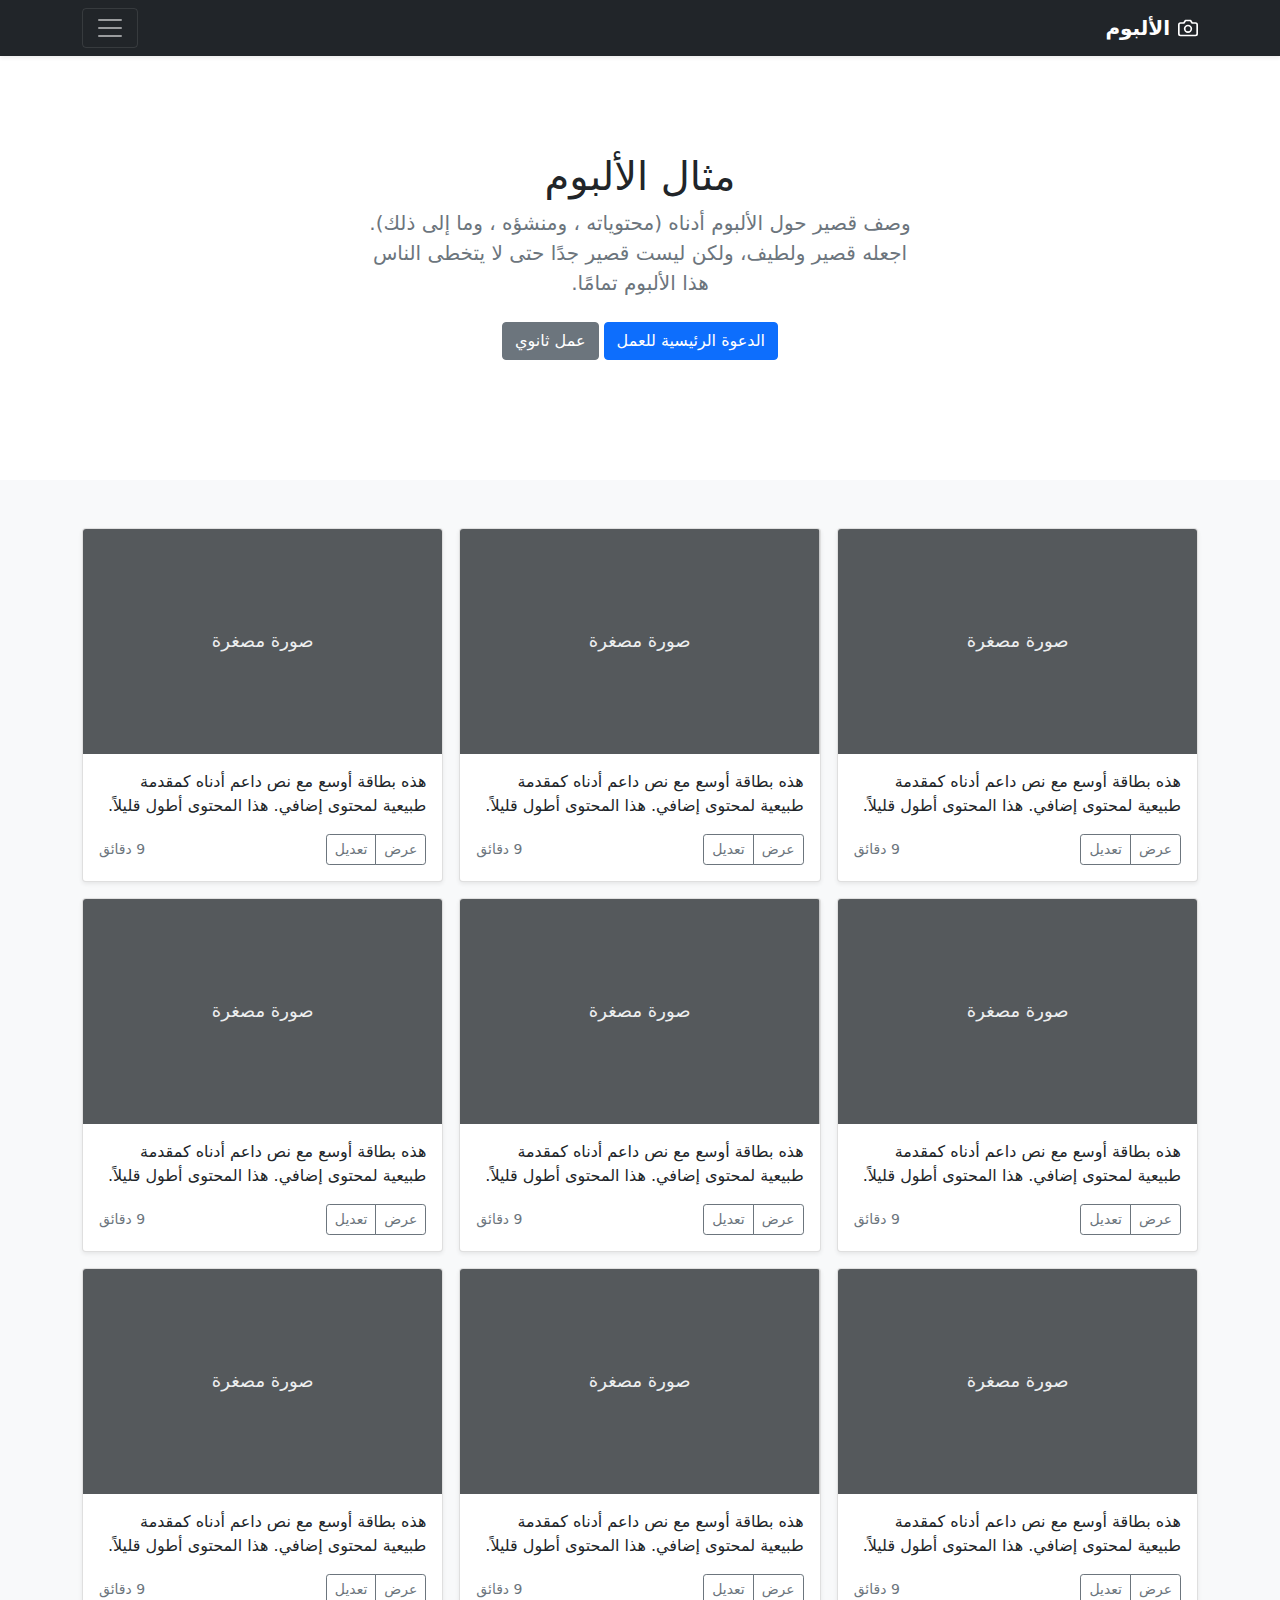
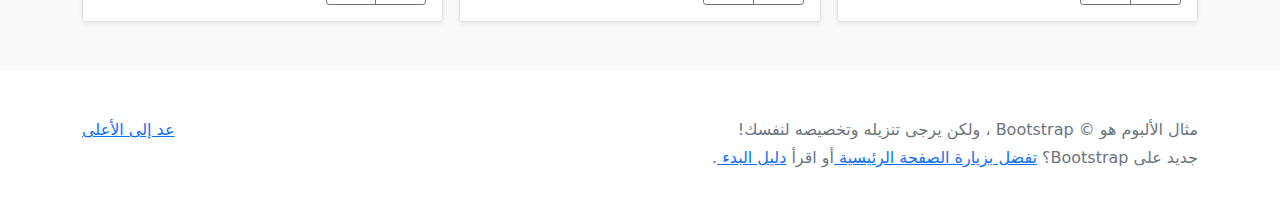
<file: apps/color_app/static/bootstrap-5.1.1-examples/bootstrap-5.1.1-examples/album-rtl/index.html>
<!doctype html>
<html lang="ar" dir="rtl">
  <head>
    <meta charset="utf-8">
    <meta name="viewport" content="width=device-width, initial-scale=1">
    <meta name="description" content="">
    <meta name="author" content="Mark Otto, Jacob Thornton, and Bootstrap contributors">
    <meta name="generator" content="Hugo 0.88.1">
    <title>مثال الألبوم · Bootstrap v5.1</title>

    <link rel="canonical" href="https://getbootstrap.com/docs/5.1/examples/album-rtl/">

    

    <!-- Bootstrap core CSS -->
<link href="../assets/dist/css/bootstrap.rtl.min.css" rel="stylesheet">

    <style>
      .bd-placeholder-img {
        font-size: 1.125rem;
        text-anchor: middle;
        -webkit-user-select: none;
        -moz-user-select: none;
        user-select: none;
      }

      @media (min-width: 768px) {
        .bd-placeholder-img-lg {
          font-size: 3.5rem;
        }
      }
    </style>

    
  </head>
  <body>
    
<header>
  <div class="collapse bg-dark" id="navbarHeader">
    <div class="container">
      <div class="row">
        <div class="col-sm-8 col-md-7 py-4">
          <h4 class="text-white">حول</h4>
          <p class="text-muted">أضف بعض المعلومات حول الألبوم، المؤلف، أو أي سياق خلفية آخر. اجعلها بضع جمل حتى يتمكن الزوار من التقاط بعض التلميحات المفيدة. ثم اربطها ببعض مواقع التواصل الاجتماعي أو معلومات الاتصال.</p>
        </div>
        <div class="col-sm-4 offset-md-1 py-4">
          <h4 class="text-white">تواصل معي</h4>
          <ul class="list-unstyled">
            <li><a href="#" class="text-white">تابعني على تويتر</a></li>
            <li><a href="#" class="text-white">شاركني الإعجاب في فيسبوك</a></li>
            <li><a href="#" class="text-white">راسلني على البريد الإلكتروني</a></li>
          </ul>
        </div>
      </div>
    </div>
  </div>
  <div class="navbar navbar-dark bg-dark shadow-sm">
    <div class="container">
      <a href="#" class="navbar-brand d-flex align-items-center">
        <svg xmlns="http://www.w3.org/2000/svg" width="20" height="20" fill="none" stroke="currentColor" stroke-linecap="round" stroke-linejoin="round" stroke-width="2" aria-hidden="true" class="me-2" viewBox="0 0 24 24"><path d="M23 19a2 2 0 0 1-2 2H3a2 2 0 0 1-2-2V8a2 2 0 0 1 2-2h4l2-3h6l2 3h4a2 2 0 0 1 2 2z"/><circle cx="12" cy="13" r="4"/></svg>
        <strong>الألبوم</strong>
      </a>
      <button class="navbar-toggler" type="button" data-bs-toggle="collapse" data-bs-target="#navbarHeader" aria-controls="navbarHeader" aria-expanded="false" aria-label="تبديل التنقل">
        <span class="navbar-toggler-icon"></span>
      </button>
    </div>
  </div>
</header>

<main>

  <section class="py-5 text-center container">
    <div class="row py-lg-5">
      <div class="col-lg-6 col-md-8 mx-auto">
        <h1 class="fw-light">مثال الألبوم</h1>
        <p class="lead text-muted">وصف قصير حول الألبوم أدناه (محتوياته ، ومنشؤه ، وما إلى ذلك). اجعله قصير ولطيف، ولكن ليست قصير جدًا حتى لا يتخطى الناس هذا الألبوم تمامًا.</p>
        <p>
          <a href="#" class="btn btn-primary my-2">الدعوة الرئيسية للعمل</a>
          <a href="#" class="btn btn-secondary my-2">عمل ثانوي</a>
        </p>
      </div>
    </div>
  </section>

  <div class="album py-5 bg-light">
    <div class="container">

      <div class="row row-cols-1 row-cols-sm-2 row-cols-md-3 g-3">
        <div class="col">
          <div class="card shadow-sm">
            <svg class="bd-placeholder-img card-img-top" width="100%" height="225" xmlns="http://www.w3.org/2000/svg" role="img" aria-label="Placeholder: صورة مصغرة" preserveAspectRatio="xMidYMid slice" focusable="false"><title>Placeholder</title><rect width="100%" height="100%" fill="#55595c"/><text x="50%" y="50%" fill="#eceeef" dy=".3em">صورة مصغرة</text></svg>

            <div class="card-body">
              <p class="card-text">هذه بطاقة أوسع مع نص داعم أدناه كمقدمة طبيعية لمحتوى إضافي. هذا المحتوى أطول قليلاً.</p>
              <div class="d-flex justify-content-between align-items-center">
                <div class="btn-group">
                  <button type="button" class="btn btn-sm btn-outline-secondary">عرض</button>
                  <button type="button" class="btn btn-sm btn-outline-secondary">تعديل</button>
                </div>
                <small class="text-muted">9 دقائق</small>
              </div>
            </div>
          </div>
        </div>
        <div class="col">
          <div class="card shadow-sm">
            <svg class="bd-placeholder-img card-img-top" width="100%" height="225" xmlns="http://www.w3.org/2000/svg" role="img" aria-label="Placeholder: صورة مصغرة" preserveAspectRatio="xMidYMid slice" focusable="false"><title>Placeholder</title><rect width="100%" height="100%" fill="#55595c"/><text x="50%" y="50%" fill="#eceeef" dy=".3em">صورة مصغرة</text></svg>

            <div class="card-body">
              <p class="card-text">هذه بطاقة أوسع مع نص داعم أدناه كمقدمة طبيعية لمحتوى إضافي. هذا المحتوى أطول قليلاً.</p>
              <div class="d-flex justify-content-between align-items-center">
                <div class="btn-group">
                  <button type="button" class="btn btn-sm btn-outline-secondary">عرض</button>
                  <button type="button" class="btn btn-sm btn-outline-secondary">تعديل</button>
                </div>
                <small class="text-muted">9 دقائق</small>
              </div>
            </div>
          </div>
        </div>
        <div class="col">
          <div class="card shadow-sm">
            <svg class="bd-placeholder-img card-img-top" width="100%" height="225" xmlns="http://www.w3.org/2000/svg" role="img" aria-label="Placeholder: صورة مصغرة" preserveAspectRatio="xMidYMid slice" focusable="false"><title>Placeholder</title><rect width="100%" height="100%" fill="#55595c"/><text x="50%" y="50%" fill="#eceeef" dy=".3em">صورة مصغرة</text></svg>

            <div class="card-body">
              <p class="card-text">هذه بطاقة أوسع مع نص داعم أدناه كمقدمة طبيعية لمحتوى إضافي. هذا المحتوى أطول قليلاً.</p>
              <div class="d-flex justify-content-between align-items-center">
                <div class="btn-group">
                  <button type="button" class="btn btn-sm btn-outline-secondary">عرض</button>
                  <button type="button" class="btn btn-sm btn-outline-secondary">تعديل</button>
                </div>
                <small class="text-muted">9 دقائق</small>
              </div>
            </div>
          </div>
        </div>

        <div class="col">
          <div class="card shadow-sm">
            <svg class="bd-placeholder-img card-img-top" width="100%" height="225" xmlns="http://www.w3.org/2000/svg" role="img" aria-label="Placeholder: صورة مصغرة" preserveAspectRatio="xMidYMid slice" focusable="false"><title>Placeholder</title><rect width="100%" height="100%" fill="#55595c"/><text x="50%" y="50%" fill="#eceeef" dy=".3em">صورة مصغرة</text></svg>

            <div class="card-body">
              <p class="card-text">هذه بطاقة أوسع مع نص داعم أدناه كمقدمة طبيعية لمحتوى إضافي. هذا المحتوى أطول قليلاً.</p>
              <div class="d-flex justify-content-between align-items-center">
                <div class="btn-group">
                  <button type="button" class="btn btn-sm btn-outline-secondary">عرض</button>
                  <button type="button" class="btn btn-sm btn-outline-secondary">تعديل</button>
                </div>
                <small class="text-muted">9 دقائق</small>
              </div>
            </div>
          </div>
        </div>
        <div class="col">
          <div class="card shadow-sm">
            <svg class="bd-placeholder-img card-img-top" width="100%" height="225" xmlns="http://www.w3.org/2000/svg" role="img" aria-label="Placeholder: صورة مصغرة" preserveAspectRatio="xMidYMid slice" focusable="false"><title>Placeholder</title><rect width="100%" height="100%" fill="#55595c"/><text x="50%" y="50%" fill="#eceeef" dy=".3em">صورة مصغرة</text></svg>

            <div class="card-body">
              <p class="card-text">هذه بطاقة أوسع مع نص داعم أدناه كمقدمة طبيعية لمحتوى إضافي. هذا المحتوى أطول قليلاً.</p>
              <div class="d-flex justify-content-between align-items-center">
                <div class="btn-group">
                  <button type="button" class="btn btn-sm btn-outline-secondary">عرض</button>
                  <button type="button" class="btn btn-sm btn-outline-secondary">تعديل</button>
                </div>
                <small class="text-muted">9 دقائق</small>
              </div>
            </div>
          </div>
        </div>
        <div class="col">
          <div class="card shadow-sm">
            <svg class="bd-placeholder-img card-img-top" width="100%" height="225" xmlns="http://www.w3.org/2000/svg" role="img" aria-label="Placeholder: صورة مصغرة" preserveAspectRatio="xMidYMid slice" focusable="false"><title>Placeholder</title><rect width="100%" height="100%" fill="#55595c"/><text x="50%" y="50%" fill="#eceeef" dy=".3em">صورة مصغرة</text></svg>

            <div class="card-body">
              <p class="card-text">هذه بطاقة أوسع مع نص داعم أدناه كمقدمة طبيعية لمحتوى إضافي. هذا المحتوى أطول قليلاً.</p>
              <div class="d-flex justify-content-between align-items-center">
                <div class="btn-group">
                  <button type="button" class="btn btn-sm btn-outline-secondary">عرض</button>
                  <button type="button" class="btn btn-sm btn-outline-secondary">تعديل</button>
                </div>
                <small class="text-muted">9 دقائق</small>
              </div>
            </div>
          </div>
        </div>

        <div class="col">
          <div class="card shadow-sm">
            <svg class="bd-placeholder-img card-img-top" width="100%" height="225" xmlns="http://www.w3.org/2000/svg" role="img" aria-label="Placeholder: صورة مصغرة" preserveAspectRatio="xMidYMid slice" focusable="false"><title>Placeholder</title><rect width="100%" height="100%" fill="#55595c"/><text x="50%" y="50%" fill="#eceeef" dy=".3em">صورة مصغرة</text></svg>

            <div class="card-body">
              <p class="card-text">هذه بطاقة أوسع مع نص داعم أدناه كمقدمة طبيعية لمحتوى إضافي. هذا المحتوى أطول قليلاً.</p>
              <div class="d-flex justify-content-between align-items-center">
                <div class="btn-group">
                  <button type="button" class="btn btn-sm btn-outline-secondary">عرض</button>
                  <button type="button" class="btn btn-sm btn-outline-secondary">تعديل</button>
                </div>
                <small class="text-muted">9 دقائق</small>
              </div>
            </div>
          </div>
        </div>
        <div class="col">
          <div class="card shadow-sm">
            <svg class="bd-placeholder-img card-img-top" width="100%" height="225" xmlns="http://www.w3.org/2000/svg" role="img" aria-label="Placeholder: صورة مصغرة" preserveAspectRatio="xMidYMid slice" focusable="false"><title>Placeholder</title><rect width="100%" height="100%" fill="#55595c"/><text x="50%" y="50%" fill="#eceeef" dy=".3em">صورة مصغرة</text></svg>

            <div class="card-body">
              <p class="card-text">هذه بطاقة أوسع مع نص داعم أدناه كمقدمة طبيعية لمحتوى إضافي. هذا المحتوى أطول قليلاً.</p>
              <div class="d-flex justify-content-between align-items-center">
                <div class="btn-group">
                  <button type="button" class="btn btn-sm btn-outline-secondary">عرض</button>
                  <button type="button" class="btn btn-sm btn-outline-secondary">تعديل</button>
                </div>
                <small class="text-muted">9 دقائق</small>
              </div>
            </div>
          </div>
        </div>
        <div class="col">
          <div class="card shadow-sm">
            <svg class="bd-placeholder-img card-img-top" width="100%" height="225" xmlns="http://www.w3.org/2000/svg" role="img" aria-label="Placeholder: صورة مصغرة" preserveAspectRatio="xMidYMid slice" focusable="false"><title>Placeholder</title><rect width="100%" height="100%" fill="#55595c"/><text x="50%" y="50%" fill="#eceeef" dy=".3em">صورة مصغرة</text></svg>

            <div class="card-body">
              <p class="card-text">هذه بطاقة أوسع مع نص داعم أدناه كمقدمة طبيعية لمحتوى إضافي. هذا المحتوى أطول قليلاً.</p>
              <div class="d-flex justify-content-between align-items-center">
                <div class="btn-group">
                  <button type="button" class="btn btn-sm btn-outline-secondary">عرض</button>
                  <button type="button" class="btn btn-sm btn-outline-secondary">تعديل</button>
                </div>
                <small class="text-muted">9 دقائق</small>
              </div>
            </div>
          </div>
        </div>
      </div>
    </div>
  </div>

</main>

<footer class="text-muted py-5">
  <div class="container">
    <p class="float-end mb-1">
      <a href="#">عد إلى الأعلى</a>
    </p>
    <p class="mb-1">مثال الألبوم هو © Bootstrap ، ولكن يرجى تنزيله وتخصيصه لنفسك!</p>
    <p class="mb-0">جديد على Bootstrap؟ <a href="/"> تفضل بزيارة الصفحة الرئيسية </a> أو اقرأ <a href="../getting-started/introduction/ "> دليل البدء </a>.</p>
  </div>
</footer>


    <script src="../assets/dist/js/bootstrap.bundle.min.js"></script>

      
  </body>
</html>
</file>
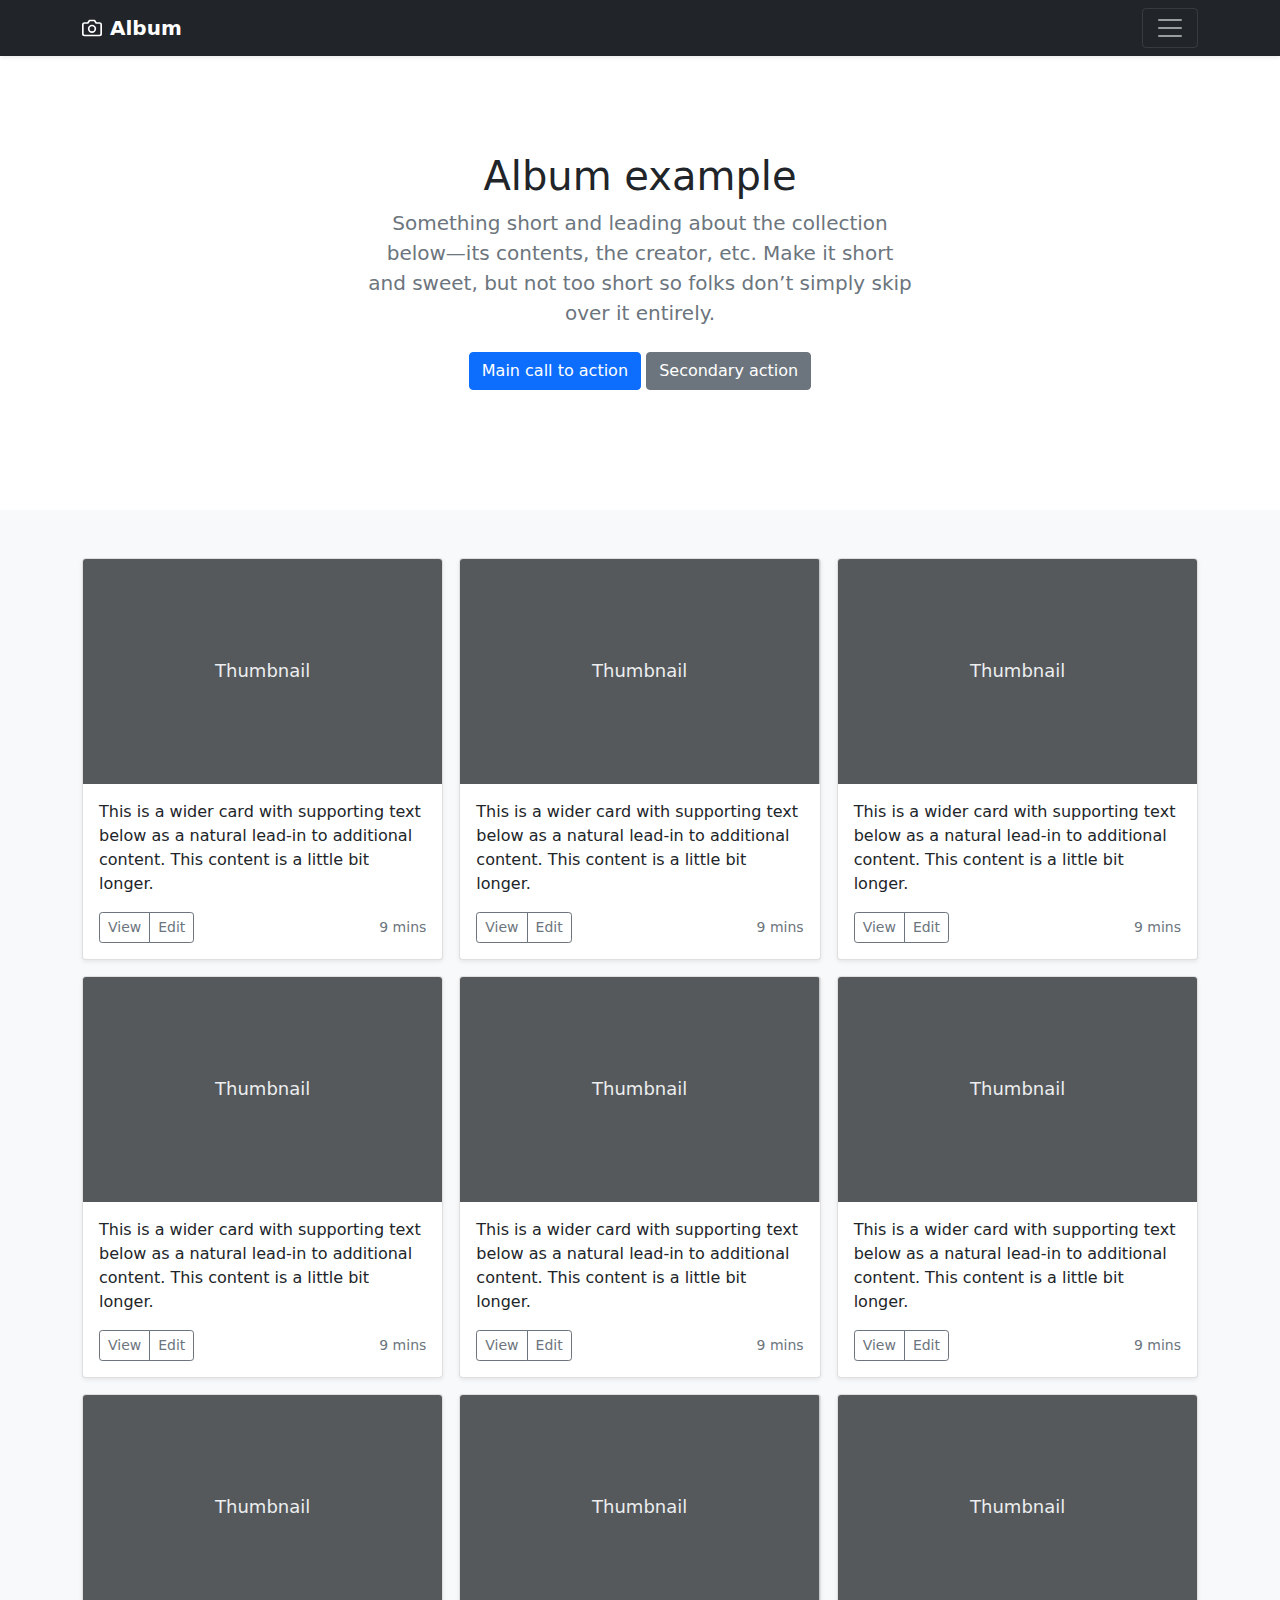
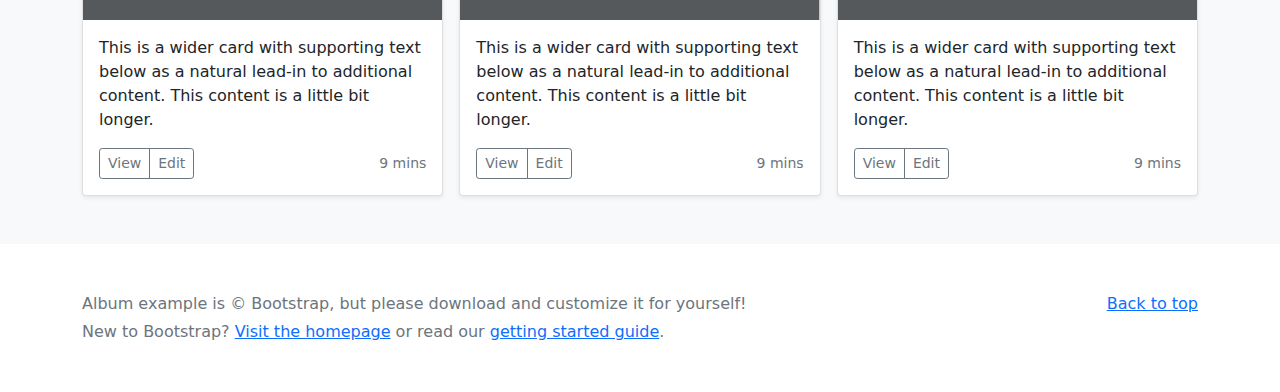
<file: apps/color_app/static/bootstrap-5.1.1-examples/bootstrap-5.1.1-examples/album/index.html>
<!doctype html>
<html lang="en">
  <head>
    <meta charset="utf-8">
    <meta name="viewport" content="width=device-width, initial-scale=1">
    <meta name="description" content="">
    <meta name="author" content="Mark Otto, Jacob Thornton, and Bootstrap contributors">
    <meta name="generator" content="Hugo 0.88.1">
    <title>Album example · Bootstrap v5.1</title>

    <link rel="canonical" href="https://getbootstrap.com/docs/5.1/examples/album/">

    

    <!-- Bootstrap core CSS -->
<link href="../assets/dist/css/bootstrap.min.css" rel="stylesheet">

    <style>
      .bd-placeholder-img {
        font-size: 1.125rem;
        text-anchor: middle;
        -webkit-user-select: none;
        -moz-user-select: none;
        user-select: none;
      }

      @media (min-width: 768px) {
        .bd-placeholder-img-lg {
          font-size: 3.5rem;
        }
      }
    </style>

    
  </head>
  <body>
    
<header>
  <div class="collapse bg-dark" id="navbarHeader">
    <div class="container">
      <div class="row">
        <div class="col-sm-8 col-md-7 py-4">
          <h4 class="text-white">About</h4>
          <p class="text-muted">Add some information about the album below, the author, or any other background context. Make it a few sentences long so folks can pick up some informative tidbits. Then, link them off to some social networking sites or contact information.</p>
        </div>
        <div class="col-sm-4 offset-md-1 py-4">
          <h4 class="text-white">Contact</h4>
          <ul class="list-unstyled">
            <li><a href="#" class="text-white">Follow on Twitter</a></li>
            <li><a href="#" class="text-white">Like on Facebook</a></li>
            <li><a href="#" class="text-white">Email me</a></li>
          </ul>
        </div>
      </div>
    </div>
  </div>
  <div class="navbar navbar-dark bg-dark shadow-sm">
    <div class="container">
      <a href="#" class="navbar-brand d-flex align-items-center">
        <svg xmlns="http://www.w3.org/2000/svg" width="20" height="20" fill="none" stroke="currentColor" stroke-linecap="round" stroke-linejoin="round" stroke-width="2" aria-hidden="true" class="me-2" viewBox="0 0 24 24"><path d="M23 19a2 2 0 0 1-2 2H3a2 2 0 0 1-2-2V8a2 2 0 0 1 2-2h4l2-3h6l2 3h4a2 2 0 0 1 2 2z"/><circle cx="12" cy="13" r="4"/></svg>
        <strong>Album</strong>
      </a>
      <button class="navbar-toggler" type="button" data-bs-toggle="collapse" data-bs-target="#navbarHeader" aria-controls="navbarHeader" aria-expanded="false" aria-label="Toggle navigation">
        <span class="navbar-toggler-icon"></span>
      </button>
    </div>
  </div>
</header>

<main>

  <section class="py-5 text-center container">
    <div class="row py-lg-5">
      <div class="col-lg-6 col-md-8 mx-auto">
        <h1 class="fw-light">Album example</h1>
        <p class="lead text-muted">Something short and leading about the collection below—its contents, the creator, etc. Make it short and sweet, but not too short so folks don’t simply skip over it entirely.</p>
        <p>
          <a href="#" class="btn btn-primary my-2">Main call to action</a>
          <a href="#" class="btn btn-secondary my-2">Secondary action</a>
        </p>
      </div>
    </div>
  </section>

  <div class="album py-5 bg-light">
    <div class="container">

      <div class="row row-cols-1 row-cols-sm-2 row-cols-md-3 g-3">
        <div class="col">
          <div class="card shadow-sm">
            <svg class="bd-placeholder-img card-img-top" width="100%" height="225" xmlns="http://www.w3.org/2000/svg" role="img" aria-label="Placeholder: Thumbnail" preserveAspectRatio="xMidYMid slice" focusable="false"><title>Placeholder</title><rect width="100%" height="100%" fill="#55595c"/><text x="50%" y="50%" fill="#eceeef" dy=".3em">Thumbnail</text></svg>

            <div class="card-body">
              <p class="card-text">This is a wider card with supporting text below as a natural lead-in to additional content. This content is a little bit longer.</p>
              <div class="d-flex justify-content-between align-items-center">
                <div class="btn-group">
                  <button type="button" class="btn btn-sm btn-outline-secondary">View</button>
                  <button type="button" class="btn btn-sm btn-outline-secondary">Edit</button>
                </div>
                <small class="text-muted">9 mins</small>
              </div>
            </div>
          </div>
        </div>
        <div class="col">
          <div class="card shadow-sm">
            <svg class="bd-placeholder-img card-img-top" width="100%" height="225" xmlns="http://www.w3.org/2000/svg" role="img" aria-label="Placeholder: Thumbnail" preserveAspectRatio="xMidYMid slice" focusable="false"><title>Placeholder</title><rect width="100%" height="100%" fill="#55595c"/><text x="50%" y="50%" fill="#eceeef" dy=".3em">Thumbnail</text></svg>

            <div class="card-body">
              <p class="card-text">This is a wider card with supporting text below as a natural lead-in to additional content. This content is a little bit longer.</p>
              <div class="d-flex justify-content-between align-items-center">
                <div class="btn-group">
                  <button type="button" class="btn btn-sm btn-outline-secondary">View</button>
                  <button type="button" class="btn btn-sm btn-outline-secondary">Edit</button>
                </div>
                <small class="text-muted">9 mins</small>
              </div>
            </div>
          </div>
        </div>
        <div class="col">
          <div class="card shadow-sm">
            <svg class="bd-placeholder-img card-img-top" width="100%" height="225" xmlns="http://www.w3.org/2000/svg" role="img" aria-label="Placeholder: Thumbnail" preserveAspectRatio="xMidYMid slice" focusable="false"><title>Placeholder</title><rect width="100%" height="100%" fill="#55595c"/><text x="50%" y="50%" fill="#eceeef" dy=".3em">Thumbnail</text></svg>

            <div class="card-body">
              <p class="card-text">This is a wider card with supporting text below as a natural lead-in to additional content. This content is a little bit longer.</p>
              <div class="d-flex justify-content-between align-items-center">
                <div class="btn-group">
                  <button type="button" class="btn btn-sm btn-outline-secondary">View</button>
                  <button type="button" class="btn btn-sm btn-outline-secondary">Edit</button>
                </div>
                <small class="text-muted">9 mins</small>
              </div>
            </div>
          </div>
        </div>

        <div class="col">
          <div class="card shadow-sm">
            <svg class="bd-placeholder-img card-img-top" width="100%" height="225" xmlns="http://www.w3.org/2000/svg" role="img" aria-label="Placeholder: Thumbnail" preserveAspectRatio="xMidYMid slice" focusable="false"><title>Placeholder</title><rect width="100%" height="100%" fill="#55595c"/><text x="50%" y="50%" fill="#eceeef" dy=".3em">Thumbnail</text></svg>

            <div class="card-body">
              <p class="card-text">This is a wider card with supporting text below as a natural lead-in to additional content. This content is a little bit longer.</p>
              <div class="d-flex justify-content-between align-items-center">
                <div class="btn-group">
                  <button type="button" class="btn btn-sm btn-outline-secondary">View</button>
                  <button type="button" class="btn btn-sm btn-outline-secondary">Edit</button>
                </div>
                <small class="text-muted">9 mins</small>
              </div>
            </div>
          </div>
        </div>
        <div class="col">
          <div class="card shadow-sm">
            <svg class="bd-placeholder-img card-img-top" width="100%" height="225" xmlns="http://www.w3.org/2000/svg" role="img" aria-label="Placeholder: Thumbnail" preserveAspectRatio="xMidYMid slice" focusable="false"><title>Placeholder</title><rect width="100%" height="100%" fill="#55595c"/><text x="50%" y="50%" fill="#eceeef" dy=".3em">Thumbnail</text></svg>

            <div class="card-body">
              <p class="card-text">This is a wider card with supporting text below as a natural lead-in to additional content. This content is a little bit longer.</p>
              <div class="d-flex justify-content-between align-items-center">
                <div class="btn-group">
                  <button type="button" class="btn btn-sm btn-outline-secondary">View</button>
                  <button type="button" class="btn btn-sm btn-outline-secondary">Edit</button>
                </div>
                <small class="text-muted">9 mins</small>
              </div>
            </div>
          </div>
        </div>
        <div class="col">
          <div class="card shadow-sm">
            <svg class="bd-placeholder-img card-img-top" width="100%" height="225" xmlns="http://www.w3.org/2000/svg" role="img" aria-label="Placeholder: Thumbnail" preserveAspectRatio="xMidYMid slice" focusable="false"><title>Placeholder</title><rect width="100%" height="100%" fill="#55595c"/><text x="50%" y="50%" fill="#eceeef" dy=".3em">Thumbnail</text></svg>

            <div class="card-body">
              <p class="card-text">This is a wider card with supporting text below as a natural lead-in to additional content. This content is a little bit longer.</p>
              <div class="d-flex justify-content-between align-items-center">
                <div class="btn-group">
                  <button type="button" class="btn btn-sm btn-outline-secondary">View</button>
                  <button type="button" class="btn btn-sm btn-outline-secondary">Edit</button>
                </div>
                <small class="text-muted">9 mins</small>
              </div>
            </div>
          </div>
        </div>

        <div class="col">
          <div class="card shadow-sm">
            <svg class="bd-placeholder-img card-img-top" width="100%" height="225" xmlns="http://www.w3.org/2000/svg" role="img" aria-label="Placeholder: Thumbnail" preserveAspectRatio="xMidYMid slice" focusable="false"><title>Placeholder</title><rect width="100%" height="100%" fill="#55595c"/><text x="50%" y="50%" fill="#eceeef" dy=".3em">Thumbnail</text></svg>

            <div class="card-body">
              <p class="card-text">This is a wider card with supporting text below as a natural lead-in to additional content. This content is a little bit longer.</p>
              <div class="d-flex justify-content-between align-items-center">
                <div class="btn-group">
                  <button type="button" class="btn btn-sm btn-outline-secondary">View</button>
                  <button type="button" class="btn btn-sm btn-outline-secondary">Edit</button>
                </div>
                <small class="text-muted">9 mins</small>
              </div>
            </div>
          </div>
        </div>
        <div class="col">
          <div class="card shadow-sm">
            <svg class="bd-placeholder-img card-img-top" width="100%" height="225" xmlns="http://www.w3.org/2000/svg" role="img" aria-label="Placeholder: Thumbnail" preserveAspectRatio="xMidYMid slice" focusable="false"><title>Placeholder</title><rect width="100%" height="100%" fill="#55595c"/><text x="50%" y="50%" fill="#eceeef" dy=".3em">Thumbnail</text></svg>

            <div class="card-body">
              <p class="card-text">This is a wider card with supporting text below as a natural lead-in to additional content. This content is a little bit longer.</p>
              <div class="d-flex justify-content-between align-items-center">
                <div class="btn-group">
                  <button type="button" class="btn btn-sm btn-outline-secondary">View</button>
                  <button type="button" class="btn btn-sm btn-outline-secondary">Edit</button>
                </div>
                <small class="text-muted">9 mins</small>
              </div>
            </div>
          </div>
        </div>
        <div class="col">
          <div class="card shadow-sm">
            <svg class="bd-placeholder-img card-img-top" width="100%" height="225" xmlns="http://www.w3.org/2000/svg" role="img" aria-label="Placeholder: Thumbnail" preserveAspectRatio="xMidYMid slice" focusable="false"><title>Placeholder</title><rect width="100%" height="100%" fill="#55595c"/><text x="50%" y="50%" fill="#eceeef" dy=".3em">Thumbnail</text></svg>

            <div class="card-body">
              <p class="card-text">This is a wider card with supporting text below as a natural lead-in to additional content. This content is a little bit longer.</p>
              <div class="d-flex justify-content-between align-items-center">
                <div class="btn-group">
                  <button type="button" class="btn btn-sm btn-outline-secondary">View</button>
                  <button type="button" class="btn btn-sm btn-outline-secondary">Edit</button>
                </div>
                <small class="text-muted">9 mins</small>
              </div>
            </div>
          </div>
        </div>
      </div>
    </div>
  </div>

</main>

<footer class="text-muted py-5">
  <div class="container">
    <p class="float-end mb-1">
      <a href="#">Back to top</a>
    </p>
    <p class="mb-1">Album example is &copy; Bootstrap, but please download and customize it for yourself!</p>
    <p class="mb-0">New to Bootstrap? <a href="/">Visit the homepage</a> or read our <a href="../getting-started/introduction/">getting started guide</a>.</p>
  </div>
</footer>


    <script src="../assets/dist/js/bootstrap.bundle.min.js"></script>

      
  </body>
</html>
</file>
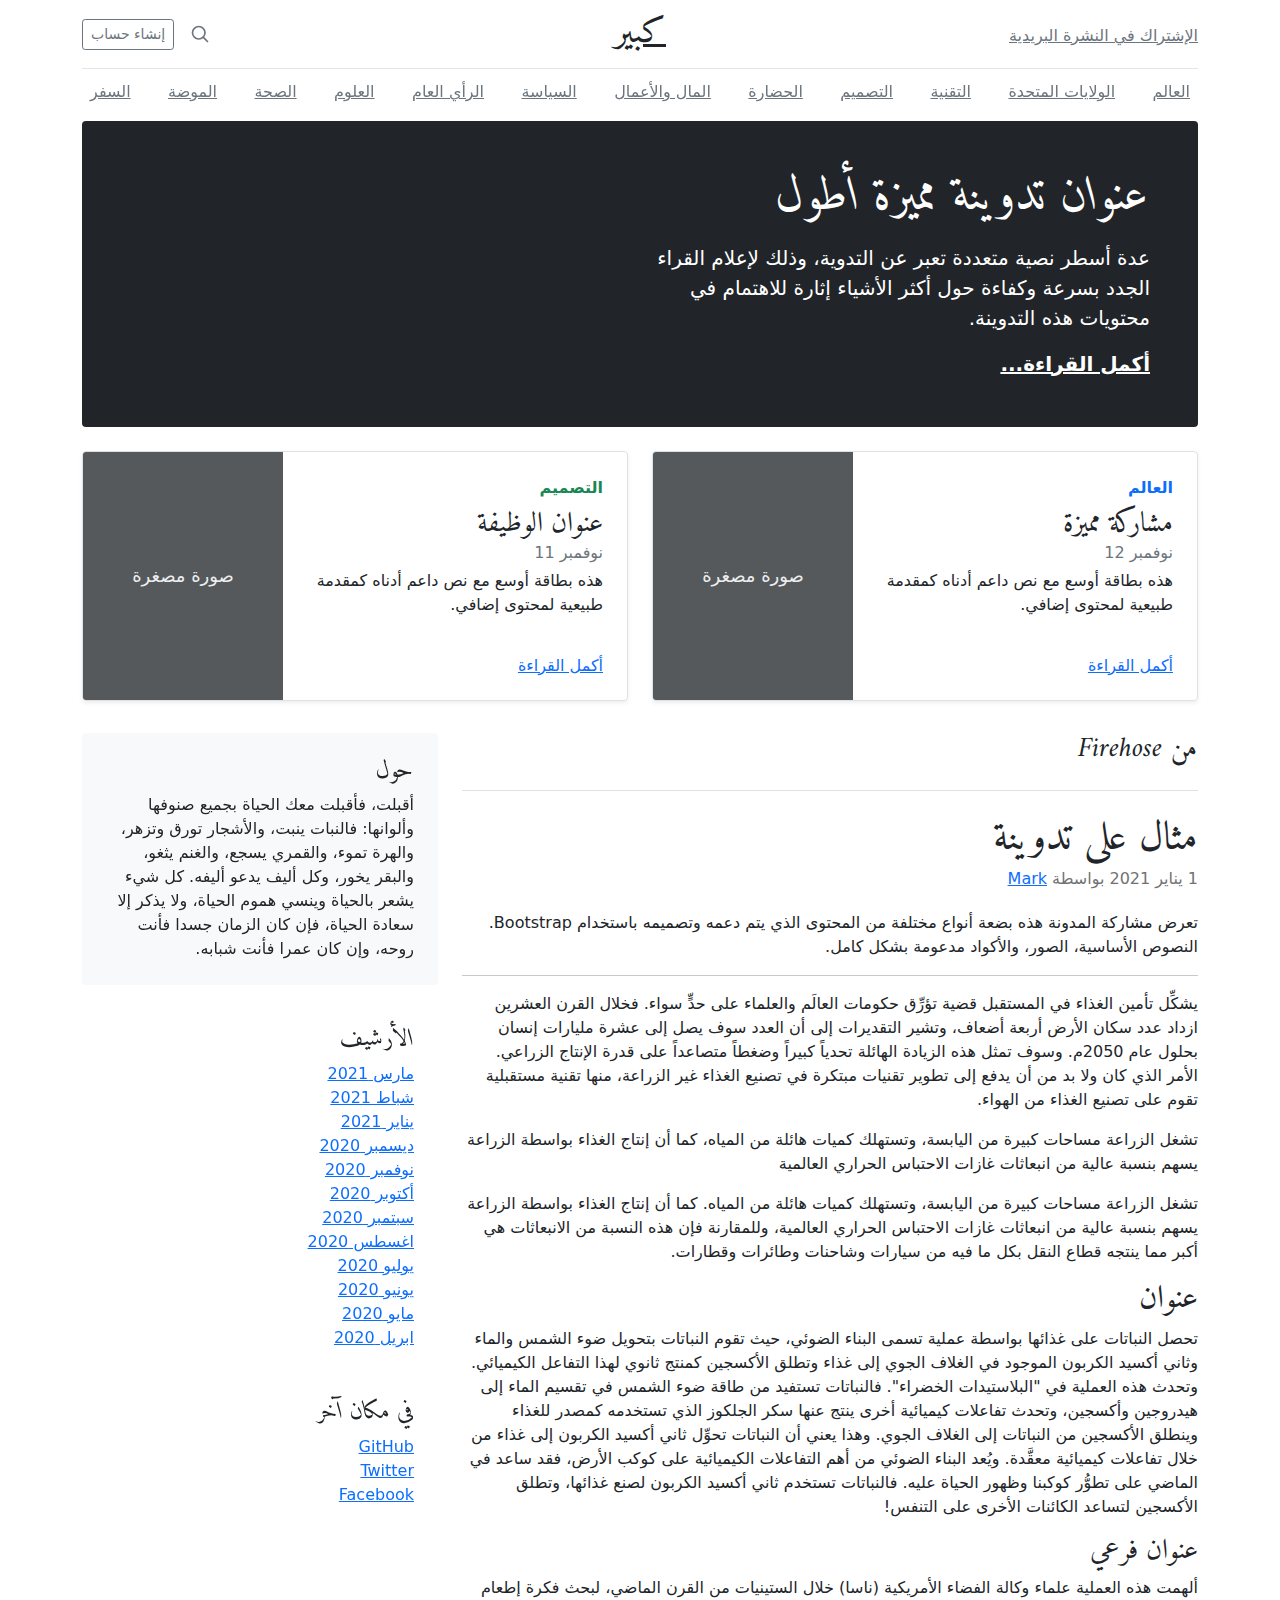
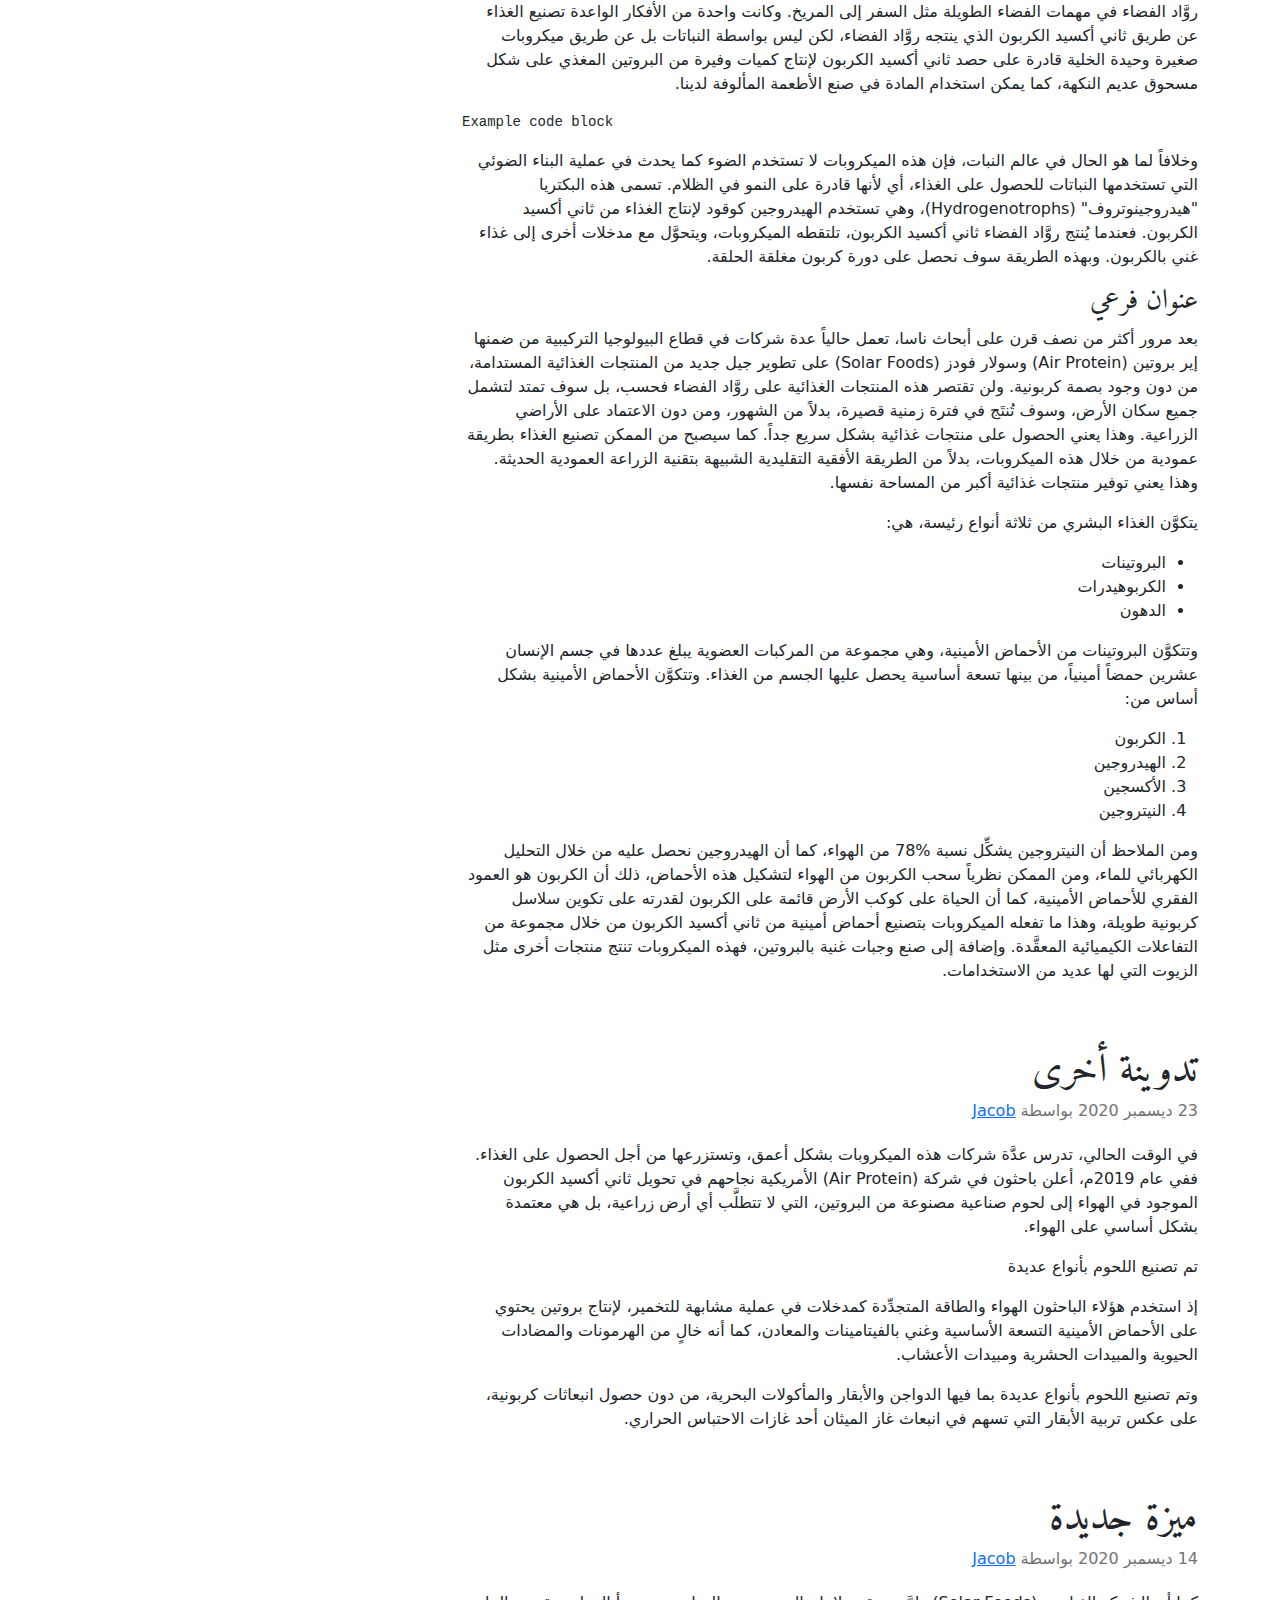
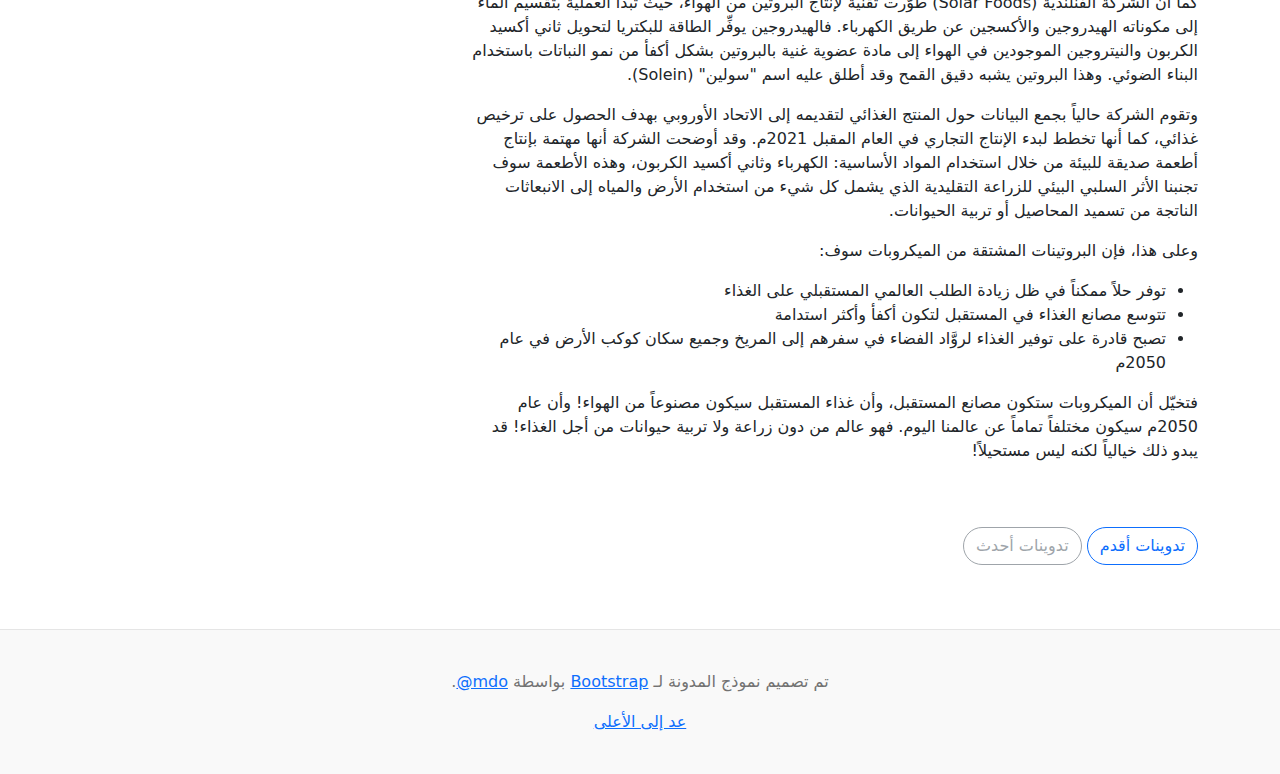
<file: apps/color_app/static/bootstrap-5.1.1-examples/bootstrap-5.1.1-examples/blog-rtl/index.html>
<!doctype html>
<html lang="ar" dir="rtl">
  <head>
    <meta charset="utf-8">
    <meta name="viewport" content="width=device-width, initial-scale=1">
    <meta name="description" content="">
    <meta name="author" content="Mark Otto, Jacob Thornton, and Bootstrap contributors">
    <meta name="generator" content="Hugo 0.88.1">
    <title>قالب المدونة · Bootstrap v5.1</title>

    <link rel="canonical" href="https://getbootstrap.com/docs/5.1/examples/blog-rtl/">

    

    <!-- Bootstrap core CSS -->
<link href="../assets/dist/css/bootstrap.rtl.min.css" rel="stylesheet">

    <style>
      .bd-placeholder-img {
        font-size: 1.125rem;
        text-anchor: middle;
        -webkit-user-select: none;
        -moz-user-select: none;
        user-select: none;
      }

      @media (min-width: 768px) {
        .bd-placeholder-img-lg {
          font-size: 3.5rem;
        }
      }
    </style>

    
    <!-- Custom styles for this template -->
    <link href="https://fonts.googleapis.com/css?family=Amiri:wght@400;700&amp;display=swap" rel="stylesheet">
    <!-- Custom styles for this template -->
    <link href="../blog/blog.rtl.css" rel="stylesheet">
  </head>
  <body>
    
<div class="container">
  <header class="blog-header py-3">
    <div class="row flex-nowrap justify-content-between align-items-center">
      <div class="col-4 pt-1">
        <a class="link-secondary" href="#">الإشتراك في النشرة البريدية</a>
      </div>
      <div class="col-4 text-center">
        <a class="blog-header-logo text-dark" href="#">كبير</a>
      </div>
      <div class="col-4 d-flex justify-content-end align-items-center">
        <a class="link-secondary" href="#" aria-label="بحث">
          <svg xmlns="http://www.w3.org/2000/svg" width="20" height="20" fill="none" stroke="currentColor" stroke-linecap="round" stroke-linejoin="round" stroke-width="2" class="mx-3" role="img" viewBox="0 0 24 24"><title>بحث</title><circle cx="10.5" cy="10.5" r="7.5"/><path d="M21 21l-5.2-5.2"/></svg>
        </a>
        <a class="btn btn-sm btn-outline-secondary" href="#">إنشاء حساب</a>
      </div>
    </div>
  </header>

  <div class="nav-scroller py-1 mb-2">
    <nav class="nav d-flex justify-content-between">
      <a class="p-2 link-secondary" href="#">العالم</a>
      <a class="p-2 link-secondary" href="#">الولايات المتحدة</a>
      <a class="p-2 link-secondary" href="#">التقنية</a>
      <a class="p-2 link-secondary" href="#">التصميم</a>
      <a class="p-2 link-secondary" href="#">الحضارة</a>
      <a class="p-2 link-secondary" href="#">المال والأعمال</a>
      <a class="p-2 link-secondary" href="#">السياسة</a>
      <a class="p-2 link-secondary" href="#">الرأي العام</a>
      <a class="p-2 link-secondary" href="#">العلوم</a>
      <a class="p-2 link-secondary" href="#">الصحة</a>
      <a class="p-2 link-secondary" href="#">الموضة</a>
      <a class="p-2 link-secondary" href="#">السفر</a>
    </nav>
  </div>
</div>

<main class="container">
  <div class="p-4 p-md-5 mb-4 text-white rounded bg-dark">
    <div class="col-md-6 px-0">
      <h1 class="display-4 fst-italic">عنوان تدوينة مميزة أطول</h1>
      <p class="lead my-3">عدة أسطر نصية متعددة تعبر عن التدوية، وذلك لإعلام القراء الجدد بسرعة وكفاءة حول أكثر الأشياء إثارة للاهتمام في محتويات هذه التدوينة.</p>
      <p class="lead mb-0"><a href="#" class="text-white fw-bold">أكمل القراءة...</a></p>
    </div>
  </div>

  <div class="row mb-2">
    <div class="col-md-6">
      <div class="row g-0 border rounded overflow-hidden flex-md-row mb-4 shadow-sm h-md-250 position-relative">
        <div class="col p-4 d-flex flex-column position-static">
          <strong class="d-inline-block mb-2 text-primary">العالم</strong>
          <h3 class="mb-0">مشاركة مميزة</h3>
          <div class="mb-1 text-muted">نوفمبر 12</div>
          <p class="card-text mb-auto">هذه بطاقة أوسع مع نص داعم أدناه كمقدمة طبيعية لمحتوى إضافي.</p>
          <a href="#" class="stretched-link">أكمل القراءة</a>
        </div>
        <div class="col-auto d-none d-lg-block">
          <svg class="bd-placeholder-img" width="200" height="250" xmlns="http://www.w3.org/2000/svg" role="img" aria-label="Placeholder: صورة مصغرة" preserveAspectRatio="xMidYMid slice" focusable="false"><title>Placeholder</title><rect width="100%" height="100%" fill="#55595c"/><text x="50%" y="50%" fill="#eceeef" dy=".3em">صورة مصغرة</text></svg>

        </div>
      </div>
    </div>
    <div class="col-md-6">
      <div class="row g-0 border rounded overflow-hidden flex-md-row mb-4 shadow-sm h-md-250 position-relative">
        <div class="col p-4 d-flex flex-column position-static">
          <strong class="d-inline-block mb-2 text-success">التصميم</strong>
          <h3 class="mb-0">عنوان الوظيفة</h3>
          <div class="mb-1 text-muted">نوفمبر 11</div>
          <p class="mb-auto">هذه بطاقة أوسع مع نص داعم أدناه كمقدمة طبيعية لمحتوى إضافي.</p>
          <a href="#" class="stretched-link">أكمل القراءة</a>
        </div>
        <div class="col-auto d-none d-lg-block">
          <svg class="bd-placeholder-img" width="200" height="250" xmlns="http://www.w3.org/2000/svg" role="img" aria-label="Placeholder: صورة مصغرة" preserveAspectRatio="xMidYMid slice" focusable="false"><title>Placeholder</title><rect width="100%" height="100%" fill="#55595c"/><text x="50%" y="50%" fill="#eceeef" dy=".3em">صورة مصغرة</text></svg>

        </div>
      </div>
    </div>
  </div>

  <div class="row">
    <div class="col-md-8">
      <h3 class="pb-4 mb-4 fst-italic border-bottom">
        من Firehose
      </h3>

      <article class="blog-post">
        <h2 class="blog-post-title">مثال على تدوينة</h2>
        <p class="blog-post-meta">1 يناير 2021 بواسطة <a href="#"> Mark </a></p>

        <p>تعرض مشاركة المدونة هذه بضعة أنواع مختلفة من المحتوى الذي يتم دعمه وتصميمه باستخدام Bootstrap. النصوص الأساسية، الصور، والأكواد مدعومة بشكل كامل.</p>
        <hr>
        <p>يشكِّل تأمين الغذاء في المستقبل قضية تؤرِّق حكومات العالَم والعلماء على حدٍّ سواء. فخلال القرن العشرين ازداد عدد سكان الأرض أربعة أضعاف، وتشير التقديرات إلى أن العدد سوف يصل إلى عشرة مليارات إنسان بحلول عام 2050م. وسوف تمثل هذه الزيادة الهائلة تحدياً كبيراً وضغطاً متصاعداً على قدرة الإنتاج الزراعي. الأمر الذي كان ولا بد من أن يدفع إلى تطوير تقنيات مبتكرة في تصنيع الغذاء غير الزراعة، منها تقنية مستقبلية تقوم على تصنيع الغذاء من الهواء.</p>
        <blockquote>
          <p>تشغل الزراعة مساحات كبيرة من اليابسة، وتستهلك كميات هائلة من المياه، كما أن إنتاج الغذاء بواسطة الزراعة يسهم بنسبة عالية من انبعاثات غازات الاحتباس الحراري العالمية</p>
        </blockquote>
        <p>تشغل الزراعة مساحات كبيرة من اليابسة، وتستهلك كميات هائلة من المياه. كما أن إنتاج الغذاء بواسطة الزراعة يسهم بنسبة عالية من انبعاثات غازات الاحتباس الحراري العالمية، وللمقارنة فإن هذه النسبة من الانبعاثات هي أكبر مما ينتجه قطاع النقل بكل ما فيه من سيارات وشاحنات وطائرات وقطارات.</p>
        <h2>عنوان</h2>
        <p>تحصل النباتات على غذائها بواسطة عملية تسمى البناء الضوئي، حيث تقوم النباتات بتحويل ضوء الشمس والماء وثاني أكسيد الكربون الموجود في الغلاف الجوي إلى غذاء وتطلق الأكسجين كمنتج ثانوي لهذا التفاعل الكيميائي. وتحدث هذه العملية في "البلاستيدات الخضراء". فالنباتات تستفيد من طاقة ضوء الشمس في تقسيم الماء إلى هيدروجين وأكسجين، وتحدث تفاعلات كيميائية أخرى ينتج عنها سكر الجلكوز الذي تستخدمه كمصدر للغذاء وينطلق الأكسجين من النباتات إلى الغلاف الجوي. وهذا يعني أن النباتات تحوِّل ثاني أكسيد الكربون إلى غذاء من خلال تفاعلات كيميائية معقَّدة. ويُعد البناء الضوئي من أهم التفاعلات الكيميائية على كوكب الأرض، فقد ساعد في الماضي على تطوُّر كوكبنا وظهور الحياة عليه. فالنباتات تستخدم ثاني أكسيد الكربون لصنع غذائها، وتطلق الأكسجين لتساعد الكائنات الأخرى على التنفس!</p>
        <h3>عنوان فرعي</h3>
        <p>ألهمت هذه العملية علماء وكالة الفضاء الأمريكية (ناسا) خلال الستينيات من القرن الماضي، لبحث فكرة إطعام روَّاد الفضاء في مهمات الفضاء الطويلة مثل السفر إلى المريخ. وكانت واحدة من الأفكار الواعدة تصنيع الغذاء عن طريق ثاني أكسيد الكربون الذي ينتجه روَّاد الفضاء، لكن ليس بواسطة النباتات بل عن طريق ميكروبات صغيرة وحيدة الخلية قادرة على حصد ثاني أكسيد الكربون لإنتاج كميات وفيرة من البروتين المغذي على شكل مسحوق عديم النكهة، كما يمكن استخدام المادة في صنع الأطعمة المألوفة لدينا.</p>
        <pre><code>Example code block</code></pre>
        <p>وخلافاً لما هو الحال في عالم النبات، فإن هذه الميكروبات لا تستخدم الضوء كما يحدث في عملية البناء الضوئي التي تستخدمها النباتات للحصول على الغذاء، أي لأنها قادرة على النمو في الظلام. تسمى هذه البكتريا "هيدروجينوتروف" (Hydrogenotrophs)، وهي تستخدم الهيدروجين كوقود لإنتاج الغذاء من ثاني أكسيد الكربون. فعندما يُنتج روَّاد الفضاء ثاني أكسيد الكربون، تلتقطه الميكروبات، ويتحوَّل مع مدخلات أخرى إلى غذاء غني بالكربون. وبهذه الطريقة سوف نحصل على دورة كربون مغلقة الحلقة.</p>
        <h3>عنوان فرعي</h3>
        <p>بعد مرور أكثر من نصف قرن على أبحاث ناسا، تعمل حالياً عدة شركات في قطاع البيولوجيا التركيبية من ضمنها إير بروتين (Air Protein) وسولار فودز (Solar Foods) على تطوير جيل جديد من المنتجات الغذائية المستدامة، من دون وجود بصمة كربونية. ولن تقتصر هذه المنتجات الغذائية على روَّاد الفضاء فحسب، بل سوف تمتد لتشمل جميع سكان الأرض، وسوف تُنتَج في فترة زمنية قصيرة، بدلاً من الشهور، ومن دون الاعتماد على الأراضي الزراعية. وهذا يعني الحصول على منتجات غذائية بشكل سريع جداً. كما سيصبح من الممكن تصنيع الغذاء بطريقة عمودية من خلال هذه الميكروبات، بدلاً من الطريقة الأفقية التقليدية الشبيهة بتقنية الزراعة العمودية الحديثة. وهذا يعني توفير منتجات غذائية أكبر من المساحة نفسها.</p>
        <p>يتكوَّن الغذاء البشري من ثلاثة أنواع رئيسة، هي:</p>
        <ul>
          <li>البروتينات</li>
          <li>الكربوهيدرات</li>
          <li>الدهون</li>
        </ul>
        <p>وتتكوَّن البروتينات من الأحماض الأمينية، وهي مجموعة من المركبات العضوية يبلغ عددها في جسم الإنسان عشرين حمضاً أمينياً، من بينها تسعة أساسية يحصل عليها الجسم من الغذاء. وتتكوَّن الأحماض الأمينية بشكل أساس من:</p>
        <ol>
          <li>الكربون</li>
          <li>الهيدروجين</li>
          <li>الأكسجين</li>
          <li>النيتروجين</li>
        </ol>
        <p>ومن الملاحظ أن النيتروجين يشكِّل نسبة %78 من الهواء، كما أن الهيدروجين نحصل عليه من خلال التحليل الكهربائي للماء، ومن الممكن نظرياً سحب الكربون من الهواء لتشكيل هذه الأحماض، ذلك أن الكربون هو العمود الفقري للأحماض الأمينية، كما أن الحياة على كوكب الأرض قائمة على الكربون لقدرته على تكوين سلاسل كربونية طويلة، وهذا ما تفعله الميكروبات بتصنيع أحماض أمينية من ثاني أكسيد الكربون من خلال مجموعة من التفاعلات الكيميائية المعقَّدة. وإضافة إلى صنع وجبات غنية بالبروتين، فهذه الميكروبات تنتج منتجات أخرى مثل الزيوت التي لها عديد من الاستخدامات.</p>
      </article>

      <article class="blog-post">
        <h2 class="blog-post-title">تدوينة أخرى</h2>
        <p class="blog-post-meta">23 ديسمبر 2020 بواسطة <a href="#">Jacob</a></p>

        <p>في الوقت الحالي، تدرس عدَّة شركات هذه الميكروبات بشكل أعمق، وتستزرعها من أجل الحصول على الغذاء. ففي عام 2019م، أعلن باحثون في شركة (Air Protein) الأمريكية نجاحهم في تحويل ثاني أكسيد الكربون الموجود في الهواء إلى لحوم صناعية مصنوعة من البروتين، التي لا تتطلَّب أي أرض زراعية، بل هي معتمدة بشكل أساسي على الهواء.</p>
        <blockquote>
          <p>تم تصنيع اللحوم بأنواع عديدة</p>
        </blockquote>
        <p>إذ استخدم هؤلاء الباحثون الهواء والطاقة المتجدِّدة كمدخلات في عملية مشابهة للتخمير، لإنتاج بروتين يحتوي على الأحماض الأمينية التسعة الأساسية وغني بالفيتامينات والمعادن، كما أنه خالٍ من الهرمونات والمضادات الحيوية والمبيدات الحشرية ومبيدات الأعشاب.</p>
        <p> وتم تصنيع اللحوم بأنواع عديدة بما فيها الدواجن والأبقار والمأكولات البحرية، من دون حصول انبعاثات كربونية، على عكس تربية الأبقار التي تسهم في انبعاث غاز الميثان أحد غازات الاحتباس الحراري.</p>
      </article>

      <article class="blog-post">
        <h2 class="blog-post-title">ميزة جديدة</h2>
        <p class="blog-post-meta">14 ديسمبر 2020 بواسطة <a href="#">Jacob</a></p>

        <p>كما أن الشركة الفنلندية (Solar Foods) طوَّرت تقنية لإنتاج البروتين من الهواء، حيث تبدأ العملية بتقسيم الماء إلى مكوناته الهيدروجين والأكسجين عن طريق الكهرباء. فالهيدروجين يوفِّر الطاقة للبكتريا لتحويل ثاني أكسيد الكربون والنيتروجين الموجودين في الهواء إلى مادة عضوية غنية بالبروتين بشكل أكفأ من نمو النباتات باستخدام البناء الضوئي. وهذا البروتين يشبه دقيق القمح وقد أطلق عليه اسم "سولين" (Solein).</p>
        <p>وتقوم الشركة حالياً بجمع البيانات حول المنتج الغذائي لتقديمه إلى الاتحاد الأوروبي بهدف الحصول على ترخيص غذائي، كما أنها تخطط لبدء الإنتاج التجاري في العام المقبل 2021م. وقد أوضحت الشركة أنها مهتمة بإنتاج أطعمة صديقة للبيئة من خلال استخدام المواد الأساسية: الكهرباء وثاني أكسيد الكربون، وهذه الأطعمة سوف تجنبنا الأثر السلبي البيئي للزراعة التقليدية الذي يشمل كل شيء من استخدام الأرض والمياه إلى الانبعاثات الناتجة من تسميد المحاصيل أو تربية الحيوانات.</p>
        <p>وعلى هذا، فإن البروتينات المشتقة من الميكروبات سوف:</p>
        <ul>
          <li>توفر حلاً ممكناً في ظل زيادة الطلب العالمي المستقبلي على الغذاء</li>
          <li>تتوسع مصانع الغذاء في المستقبل لتكون أكفأ وأكثر استدامة</li>
          <li>تصبح قادرة على توفير الغذاء لروَّاد الفضاء في سفرهم إلى المريخ وجميع سكان كوكب الأرض في عام 2050م</li>
        </ul>
        <p>فتخيّل أن الميكروبات ستكون مصانع المستقبل، وأن غذاء المستقبل سيكون مصنوعاً من الهواء! وأن عام 2050م سيكون مختلفاً تماماً عن عالمنا اليوم. فهو عالم من دون زراعة ولا تربية حيوانات من أجل الغذاء! قد يبدو ذلك خيالياً لكنه ليس مستحيلاً!</p>
      </article>

      <nav class="blog-pagination" aria-label="Pagination">
        <a class="btn btn-outline-primary" href="#">تدوينات أقدم</a>
        <a class="btn btn-outline-secondary disabled">تدوينات أحدث</a>
      </nav>

    </div>

    <div class="col-md-4">
      <div class="position-sticky" style="top: 2rem;">
        <div class="p-4 mb-3 bg-light rounded">
          <h4 class="fst-italic">حول</h4>
          <p class="mb-0">أقبلت، فأقبلت معك الحياة بجميع صنوفها وألوانها: فالنبات ينبت، والأشجار تورق وتزهر، والهرة تموء، والقمري يسجع، والغنم يثغو، والبقر يخور، وكل أليف يدعو أليفه. كل شيء يشعر بالحياة وينسي هموم الحياة، ولا يذكر إلا سعادة الحياة، فإن كان الزمان جسدا فأنت روحه، وإن كان عمرا فأنت شبابه.</p>
        </div>

        <div class="p-4">
          <h4 class="fst-italic">الأرشيف</h4>
          <ol class="list-unstyled mb-0">
            <li><a href="#">مارس 2021</a></li>
            <li><a href="#">شباط 2021</a></li>
            <li><a href="#">يناير 2021</a></li>
            <li><a href="#">ديسمبر 2020</a></li>
            <li><a href="#">نوفمبر 2020</a></li>
            <li><a href="#">أكتوبر 2020</a></li>
            <li><a href="#">سبتمبر 2020</a></li>
            <li><a href="#">اغسطس 2020</a></li>
            <li><a href="#">يوليو 2020</a></li>
            <li><a href="#">يونيو 2020</a></li>
            <li><a href="#">مايو 2020</a></li>
            <li><a href="#">ابريل 2020</a></li>
          </ol>
        </div>

        <div class="p-4">
          <h4 class="fst-italic">في مكان آخر</h4>
          <ol class="list-unstyled">
            <li><a href="#">GitHub</a></li>
            <li><a href="#">Twitter</a></li>
            <li><a href="#">Facebook</a></li>
          </ol>
        </div>
      </div>
    </div>
  </div>

</main>

<footer class="blog-footer">
  <p>تم تصميم نموذج المدونة لـ <a href="https://getbootstrap.com/">Bootstrap</a> بواسطة <a href="https://twitter.com/mdo"><bdi lang="en" dir="ltr">@mdo</bdi></a>.</p>
  <p>
    <a href="#">عد إلى الأعلى</a>
  </p>
</footer>


    
  </body>
</html>
</file>
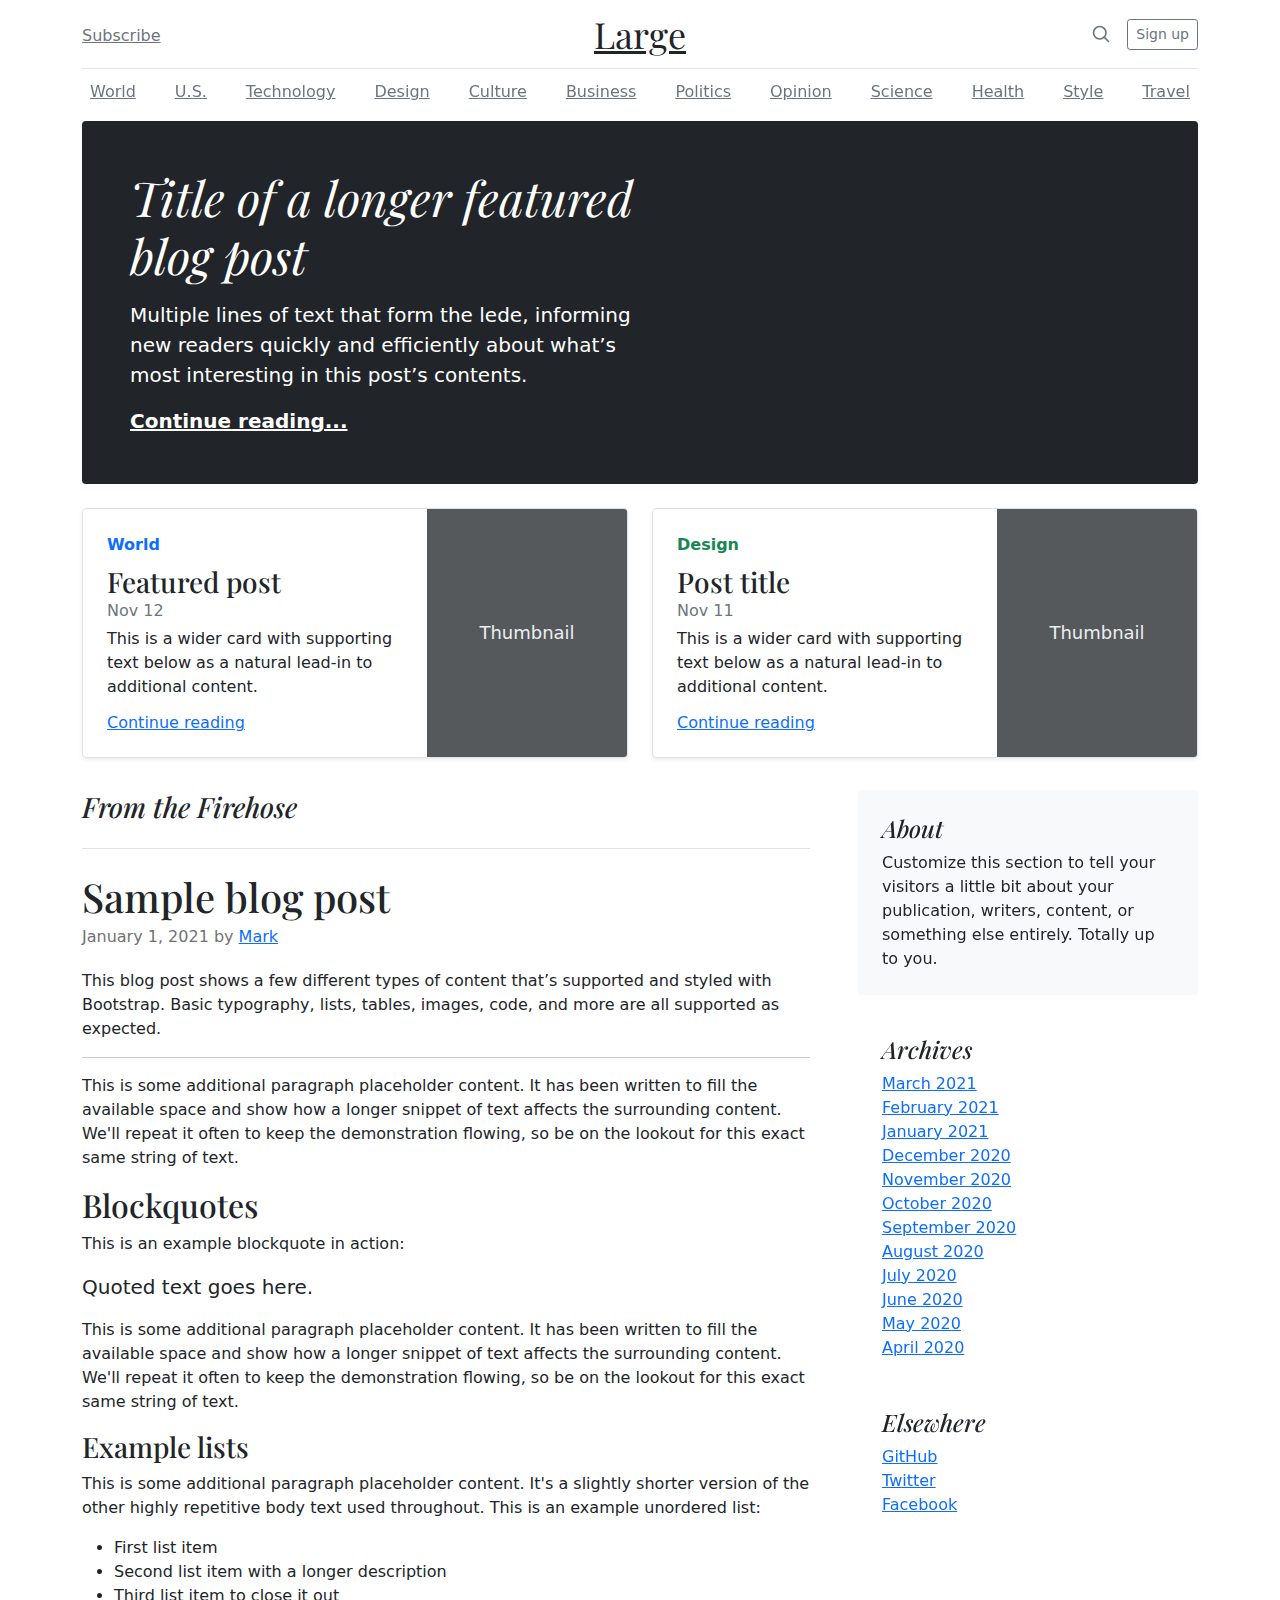
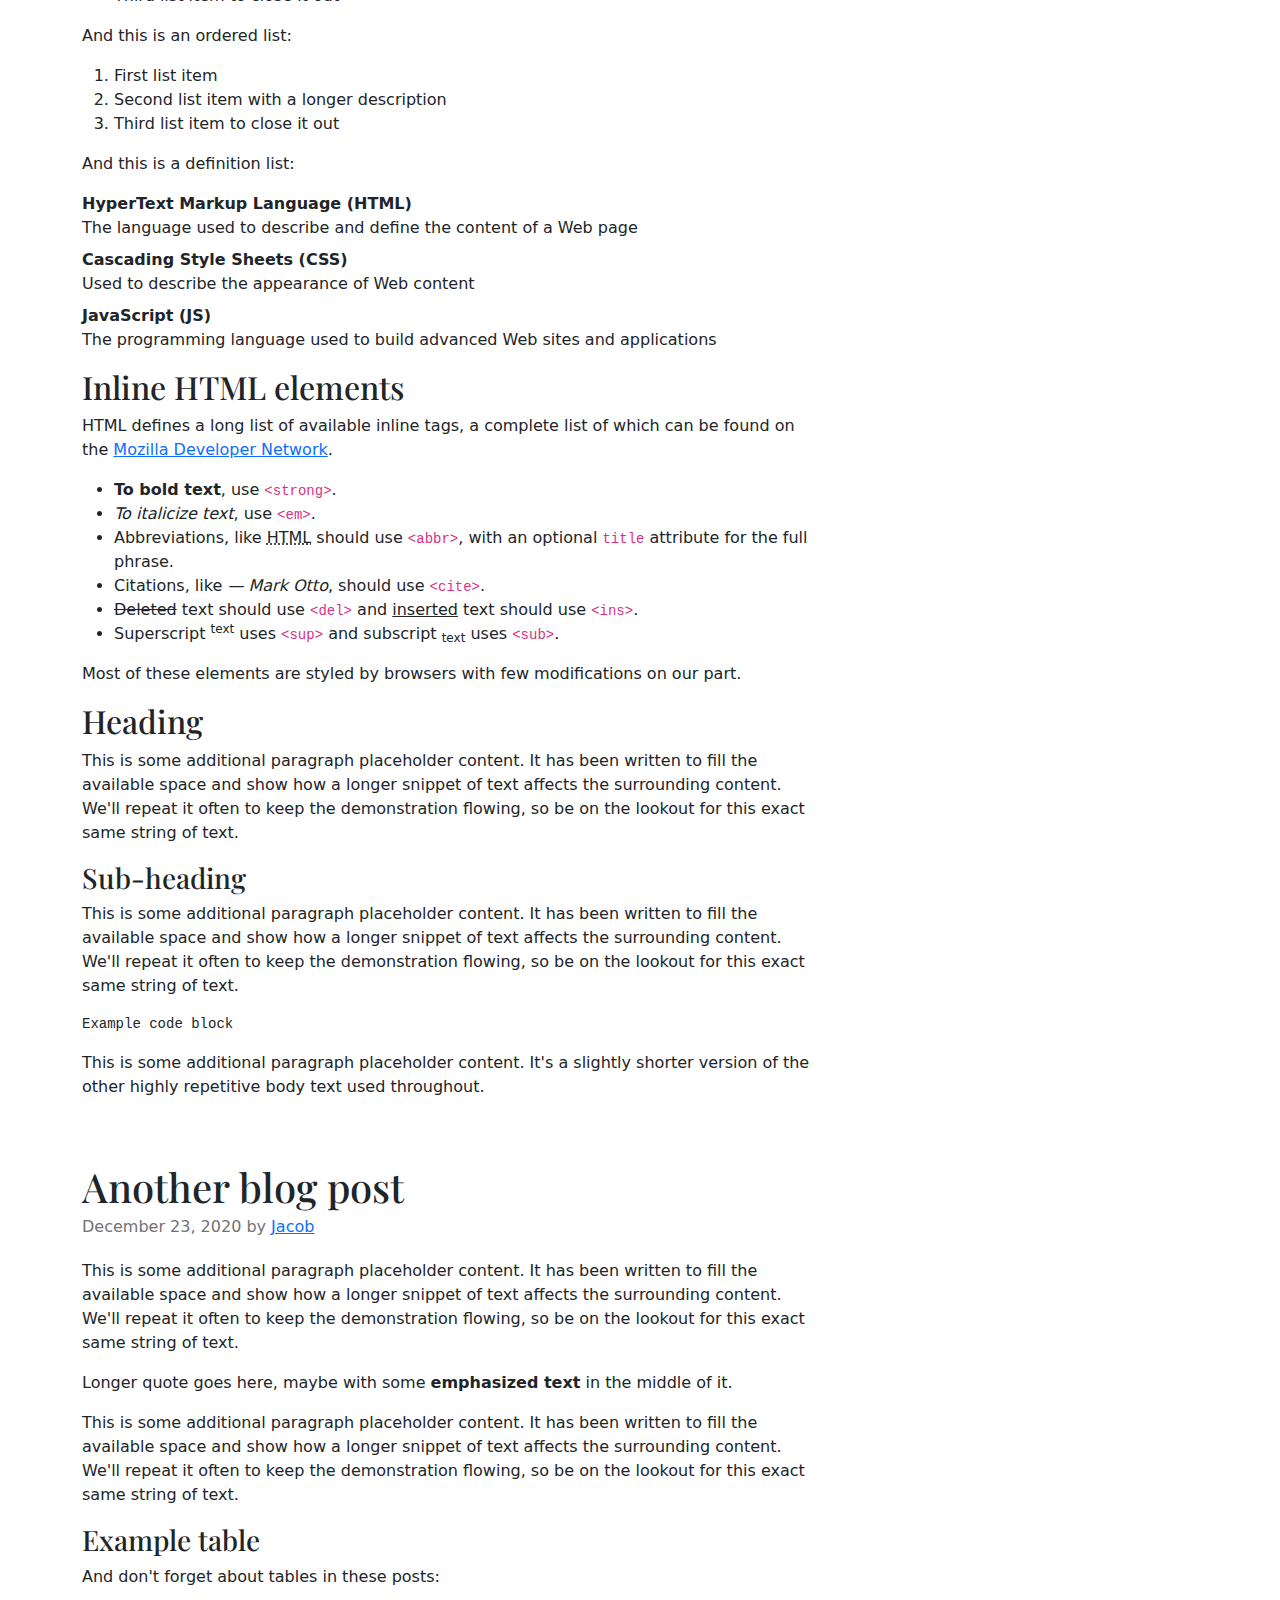
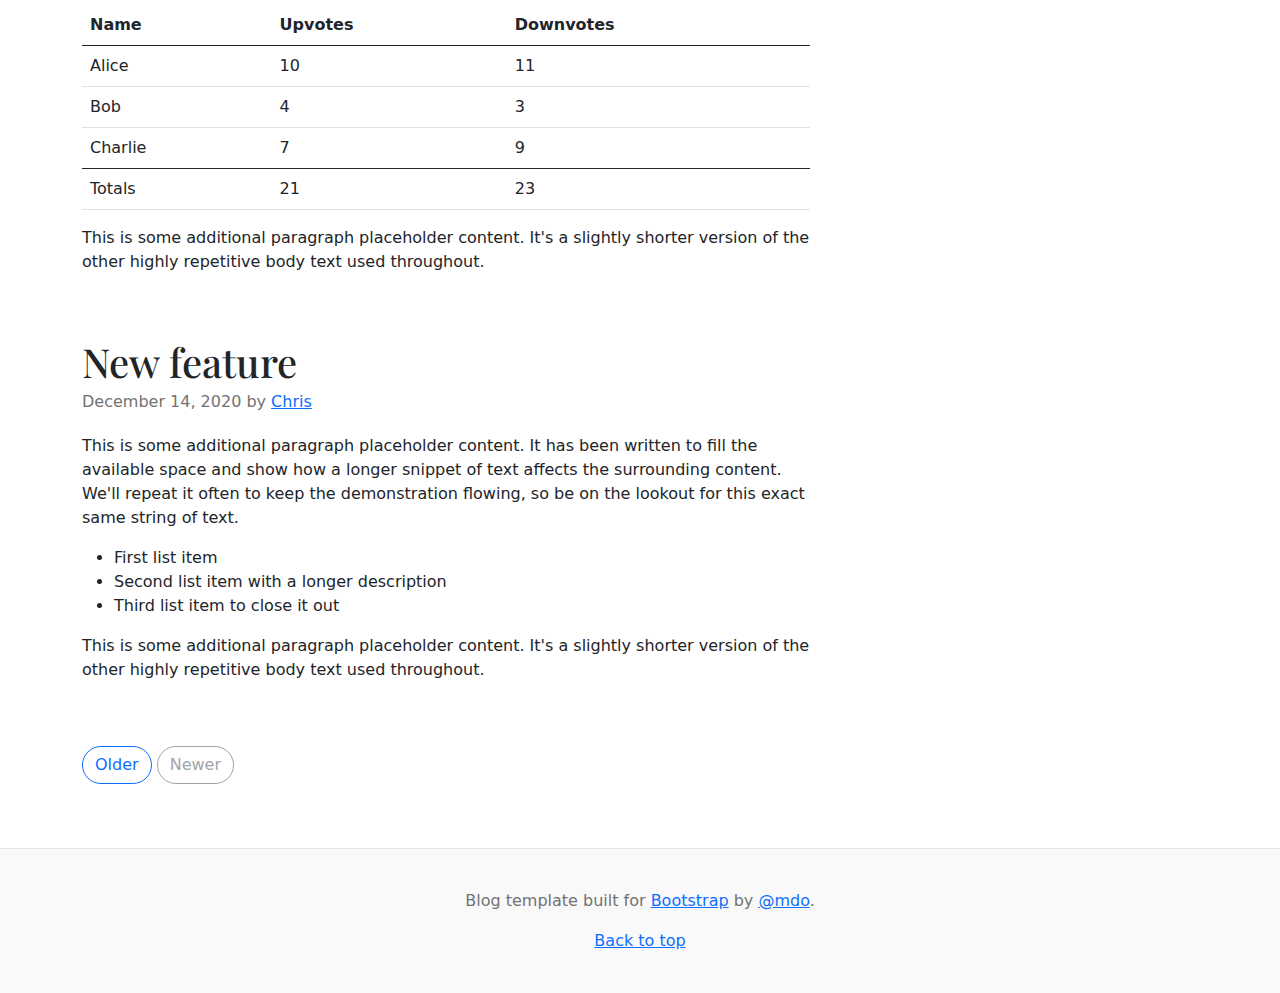
<file: apps/color_app/static/bootstrap-5.1.1-examples/bootstrap-5.1.1-examples/blog/index.html>
<!doctype html>
<html lang="en">
  <head>
    <meta charset="utf-8">
    <meta name="viewport" content="width=device-width, initial-scale=1">
    <meta name="description" content="">
    <meta name="author" content="Mark Otto, Jacob Thornton, and Bootstrap contributors">
    <meta name="generator" content="Hugo 0.88.1">
    <title>Blog Template · Bootstrap v5.1</title>

    <link rel="canonical" href="https://getbootstrap.com/docs/5.1/examples/blog/">

    

    <!-- Bootstrap core CSS -->
<link href="../assets/dist/css/bootstrap.min.css" rel="stylesheet">

    <style>
      .bd-placeholder-img {
        font-size: 1.125rem;
        text-anchor: middle;
        -webkit-user-select: none;
        -moz-user-select: none;
        user-select: none;
      }

      @media (min-width: 768px) {
        .bd-placeholder-img-lg {
          font-size: 3.5rem;
        }
      }
    </style>

    
    <!-- Custom styles for this template -->
    <link href="https://fonts.googleapis.com/css?family=Playfair&#43;Display:700,900&amp;display=swap" rel="stylesheet">
    <!-- Custom styles for this template -->
    <link href="blog.css" rel="stylesheet">
  </head>
  <body>
    
<div class="container">
  <header class="blog-header py-3">
    <div class="row flex-nowrap justify-content-between align-items-center">
      <div class="col-4 pt-1">
        <a class="link-secondary" href="#">Subscribe</a>
      </div>
      <div class="col-4 text-center">
        <a class="blog-header-logo text-dark" href="#">Large</a>
      </div>
      <div class="col-4 d-flex justify-content-end align-items-center">
        <a class="link-secondary" href="#" aria-label="Search">
          <svg xmlns="http://www.w3.org/2000/svg" width="20" height="20" fill="none" stroke="currentColor" stroke-linecap="round" stroke-linejoin="round" stroke-width="2" class="mx-3" role="img" viewBox="0 0 24 24"><title>Search</title><circle cx="10.5" cy="10.5" r="7.5"/><path d="M21 21l-5.2-5.2"/></svg>
        </a>
        <a class="btn btn-sm btn-outline-secondary" href="#">Sign up</a>
      </div>
    </div>
  </header>

  <div class="nav-scroller py-1 mb-2">
    <nav class="nav d-flex justify-content-between">
      <a class="p-2 link-secondary" href="#">World</a>
      <a class="p-2 link-secondary" href="#">U.S.</a>
      <a class="p-2 link-secondary" href="#">Technology</a>
      <a class="p-2 link-secondary" href="#">Design</a>
      <a class="p-2 link-secondary" href="#">Culture</a>
      <a class="p-2 link-secondary" href="#">Business</a>
      <a class="p-2 link-secondary" href="#">Politics</a>
      <a class="p-2 link-secondary" href="#">Opinion</a>
      <a class="p-2 link-secondary" href="#">Science</a>
      <a class="p-2 link-secondary" href="#">Health</a>
      <a class="p-2 link-secondary" href="#">Style</a>
      <a class="p-2 link-secondary" href="#">Travel</a>
    </nav>
  </div>
</div>

<main class="container">
  <div class="p-4 p-md-5 mb-4 text-white rounded bg-dark">
    <div class="col-md-6 px-0">
      <h1 class="display-4 fst-italic">Title of a longer featured blog post</h1>
      <p class="lead my-3">Multiple lines of text that form the lede, informing new readers quickly and efficiently about what’s most interesting in this post’s contents.</p>
      <p class="lead mb-0"><a href="#" class="text-white fw-bold">Continue reading...</a></p>
    </div>
  </div>

  <div class="row mb-2">
    <div class="col-md-6">
      <div class="row g-0 border rounded overflow-hidden flex-md-row mb-4 shadow-sm h-md-250 position-relative">
        <div class="col p-4 d-flex flex-column position-static">
          <strong class="d-inline-block mb-2 text-primary">World</strong>
          <h3 class="mb-0">Featured post</h3>
          <div class="mb-1 text-muted">Nov 12</div>
          <p class="card-text mb-auto">This is a wider card with supporting text below as a natural lead-in to additional content.</p>
          <a href="#" class="stretched-link">Continue reading</a>
        </div>
        <div class="col-auto d-none d-lg-block">
          <svg class="bd-placeholder-img" width="200" height="250" xmlns="http://www.w3.org/2000/svg" role="img" aria-label="Placeholder: Thumbnail" preserveAspectRatio="xMidYMid slice" focusable="false"><title>Placeholder</title><rect width="100%" height="100%" fill="#55595c"/><text x="50%" y="50%" fill="#eceeef" dy=".3em">Thumbnail</text></svg>

        </div>
      </div>
    </div>
    <div class="col-md-6">
      <div class="row g-0 border rounded overflow-hidden flex-md-row mb-4 shadow-sm h-md-250 position-relative">
        <div class="col p-4 d-flex flex-column position-static">
          <strong class="d-inline-block mb-2 text-success">Design</strong>
          <h3 class="mb-0">Post title</h3>
          <div class="mb-1 text-muted">Nov 11</div>
          <p class="mb-auto">This is a wider card with supporting text below as a natural lead-in to additional content.</p>
          <a href="#" class="stretched-link">Continue reading</a>
        </div>
        <div class="col-auto d-none d-lg-block">
          <svg class="bd-placeholder-img" width="200" height="250" xmlns="http://www.w3.org/2000/svg" role="img" aria-label="Placeholder: Thumbnail" preserveAspectRatio="xMidYMid slice" focusable="false"><title>Placeholder</title><rect width="100%" height="100%" fill="#55595c"/><text x="50%" y="50%" fill="#eceeef" dy=".3em">Thumbnail</text></svg>

        </div>
      </div>
    </div>
  </div>

  <div class="row g-5">
    <div class="col-md-8">
      <h3 class="pb-4 mb-4 fst-italic border-bottom">
        From the Firehose
      </h3>

      <article class="blog-post">
        <h2 class="blog-post-title">Sample blog post</h2>
        <p class="blog-post-meta">January 1, 2021 by <a href="#">Mark</a></p>

        <p>This blog post shows a few different types of content that’s supported and styled with Bootstrap. Basic typography, lists, tables, images, code, and more are all supported as expected.</p>
        <hr>
        <p>This is some additional paragraph placeholder content. It has been written to fill the available space and show how a longer snippet of text affects the surrounding content. We'll repeat it often to keep the demonstration flowing, so be on the lookout for this exact same string of text.</p>
        <h2>Blockquotes</h2>
        <p>This is an example blockquote in action:</p>
        <blockquote class="blockquote">
          <p>Quoted text goes here.</p>
        </blockquote>
        <p>This is some additional paragraph placeholder content. It has been written to fill the available space and show how a longer snippet of text affects the surrounding content. We'll repeat it often to keep the demonstration flowing, so be on the lookout for this exact same string of text.</p>
        <h3>Example lists</h3>
        <p>This is some additional paragraph placeholder content. It's a slightly shorter version of the other highly repetitive body text used throughout. This is an example unordered list:</p>
        <ul>
          <li>First list item</li>
          <li>Second list item with a longer description</li>
          <li>Third list item to close it out</li>
        </ul>
        <p>And this is an ordered list:</p>
        <ol>
          <li>First list item</li>
          <li>Second list item with a longer description</li>
          <li>Third list item to close it out</li>
        </ol>
        <p>And this is a definition list:</p>
        <dl>
          <dt>HyperText Markup Language (HTML)</dt>
          <dd>The language used to describe and define the content of a Web page</dd>
          <dt>Cascading Style Sheets (CSS)</dt>
          <dd>Used to describe the appearance of Web content</dd>
          <dt>JavaScript (JS)</dt>
          <dd>The programming language used to build advanced Web sites and applications</dd>
        </dl>
        <h2>Inline HTML elements</h2>
        <p>HTML defines a long list of available inline tags, a complete list of which can be found on the <a href="https://developer.mozilla.org/en-US/docs/Web/HTML/Element">Mozilla Developer Network</a>.</p>
        <ul>
          <li><strong>To bold text</strong>, use <code class="language-plaintext highlighter-rouge">&lt;strong&gt;</code>.</li>
          <li><em>To italicize text</em>, use <code class="language-plaintext highlighter-rouge">&lt;em&gt;</code>.</li>
          <li>Abbreviations, like <abbr title="HyperText Markup Langage">HTML</abbr> should use <code class="language-plaintext highlighter-rouge">&lt;abbr&gt;</code>, with an optional <code class="language-plaintext highlighter-rouge">title</code> attribute for the full phrase.</li>
          <li>Citations, like <cite>— Mark Otto</cite>, should use <code class="language-plaintext highlighter-rouge">&lt;cite&gt;</code>.</li>
          <li><del>Deleted</del> text should use <code class="language-plaintext highlighter-rouge">&lt;del&gt;</code> and <ins>inserted</ins> text should use <code class="language-plaintext highlighter-rouge">&lt;ins&gt;</code>.</li>
          <li>Superscript <sup>text</sup> uses <code class="language-plaintext highlighter-rouge">&lt;sup&gt;</code> and subscript <sub>text</sub> uses <code class="language-plaintext highlighter-rouge">&lt;sub&gt;</code>.</li>
        </ul>
        <p>Most of these elements are styled by browsers with few modifications on our part.</p>
        <h2>Heading</h2>
        <p>This is some additional paragraph placeholder content. It has been written to fill the available space and show how a longer snippet of text affects the surrounding content. We'll repeat it often to keep the demonstration flowing, so be on the lookout for this exact same string of text.</p>
        <h3>Sub-heading</h3>
        <p>This is some additional paragraph placeholder content. It has been written to fill the available space and show how a longer snippet of text affects the surrounding content. We'll repeat it often to keep the demonstration flowing, so be on the lookout for this exact same string of text.</p>
        <pre><code>Example code block</code></pre>
        <p>This is some additional paragraph placeholder content. It's a slightly shorter version of the other highly repetitive body text used throughout.</p>
      </article>

      <article class="blog-post">
        <h2 class="blog-post-title">Another blog post</h2>
        <p class="blog-post-meta">December 23, 2020 by <a href="#">Jacob</a></p>

        <p>This is some additional paragraph placeholder content. It has been written to fill the available space and show how a longer snippet of text affects the surrounding content. We'll repeat it often to keep the demonstration flowing, so be on the lookout for this exact same string of text.</p>
        <blockquote>
          <p>Longer quote goes here, maybe with some <strong>emphasized text</strong> in the middle of it.</p>
        </blockquote>
        <p>This is some additional paragraph placeholder content. It has been written to fill the available space and show how a longer snippet of text affects the surrounding content. We'll repeat it often to keep the demonstration flowing, so be on the lookout for this exact same string of text.</p>
        <h3>Example table</h3>
        <p>And don't forget about tables in these posts:</p>
        <table class="table">
          <thead>
            <tr>
              <th>Name</th>
              <th>Upvotes</th>
              <th>Downvotes</th>
            </tr>
          </thead>
          <tbody>
            <tr>
              <td>Alice</td>
              <td>10</td>
              <td>11</td>
            </tr>
            <tr>
              <td>Bob</td>
              <td>4</td>
              <td>3</td>
            </tr>
            <tr>
              <td>Charlie</td>
              <td>7</td>
              <td>9</td>
            </tr>
          </tbody>
          <tfoot>
            <tr>
              <td>Totals</td>
              <td>21</td>
              <td>23</td>
            </tr>
          </tfoot>
        </table>

        <p>This is some additional paragraph placeholder content. It's a slightly shorter version of the other highly repetitive body text used throughout.</p>
      </article>

      <article class="blog-post">
        <h2 class="blog-post-title">New feature</h2>
        <p class="blog-post-meta">December 14, 2020 by <a href="#">Chris</a></p>

        <p>This is some additional paragraph placeholder content. It has been written to fill the available space and show how a longer snippet of text affects the surrounding content. We'll repeat it often to keep the demonstration flowing, so be on the lookout for this exact same string of text.</p>
        <ul>
          <li>First list item</li>
          <li>Second list item with a longer description</li>
          <li>Third list item to close it out</li>
        </ul>
        <p>This is some additional paragraph placeholder content. It's a slightly shorter version of the other highly repetitive body text used throughout.</p>
      </article>

      <nav class="blog-pagination" aria-label="Pagination">
        <a class="btn btn-outline-primary" href="#">Older</a>
        <a class="btn btn-outline-secondary disabled">Newer</a>
      </nav>

    </div>

    <div class="col-md-4">
      <div class="position-sticky" style="top: 2rem;">
        <div class="p-4 mb-3 bg-light rounded">
          <h4 class="fst-italic">About</h4>
          <p class="mb-0">Customize this section to tell your visitors a little bit about your publication, writers, content, or something else entirely. Totally up to you.</p>
        </div>

        <div class="p-4">
          <h4 class="fst-italic">Archives</h4>
          <ol class="list-unstyled mb-0">
            <li><a href="#">March 2021</a></li>
            <li><a href="#">February 2021</a></li>
            <li><a href="#">January 2021</a></li>
            <li><a href="#">December 2020</a></li>
            <li><a href="#">November 2020</a></li>
            <li><a href="#">October 2020</a></li>
            <li><a href="#">September 2020</a></li>
            <li><a href="#">August 2020</a></li>
            <li><a href="#">July 2020</a></li>
            <li><a href="#">June 2020</a></li>
            <li><a href="#">May 2020</a></li>
            <li><a href="#">April 2020</a></li>
          </ol>
        </div>

        <div class="p-4">
          <h4 class="fst-italic">Elsewhere</h4>
          <ol class="list-unstyled">
            <li><a href="#">GitHub</a></li>
            <li><a href="#">Twitter</a></li>
            <li><a href="#">Facebook</a></li>
          </ol>
        </div>
      </div>
    </div>
  </div>

</main>

<footer class="blog-footer">
  <p>Blog template built for <a href="https://getbootstrap.com/">Bootstrap</a> by <a href="https://twitter.com/mdo">@mdo</a>.</p>
  <p>
    <a href="#">Back to top</a>
  </p>
</footer>


    
  </body>
</html>
</file>
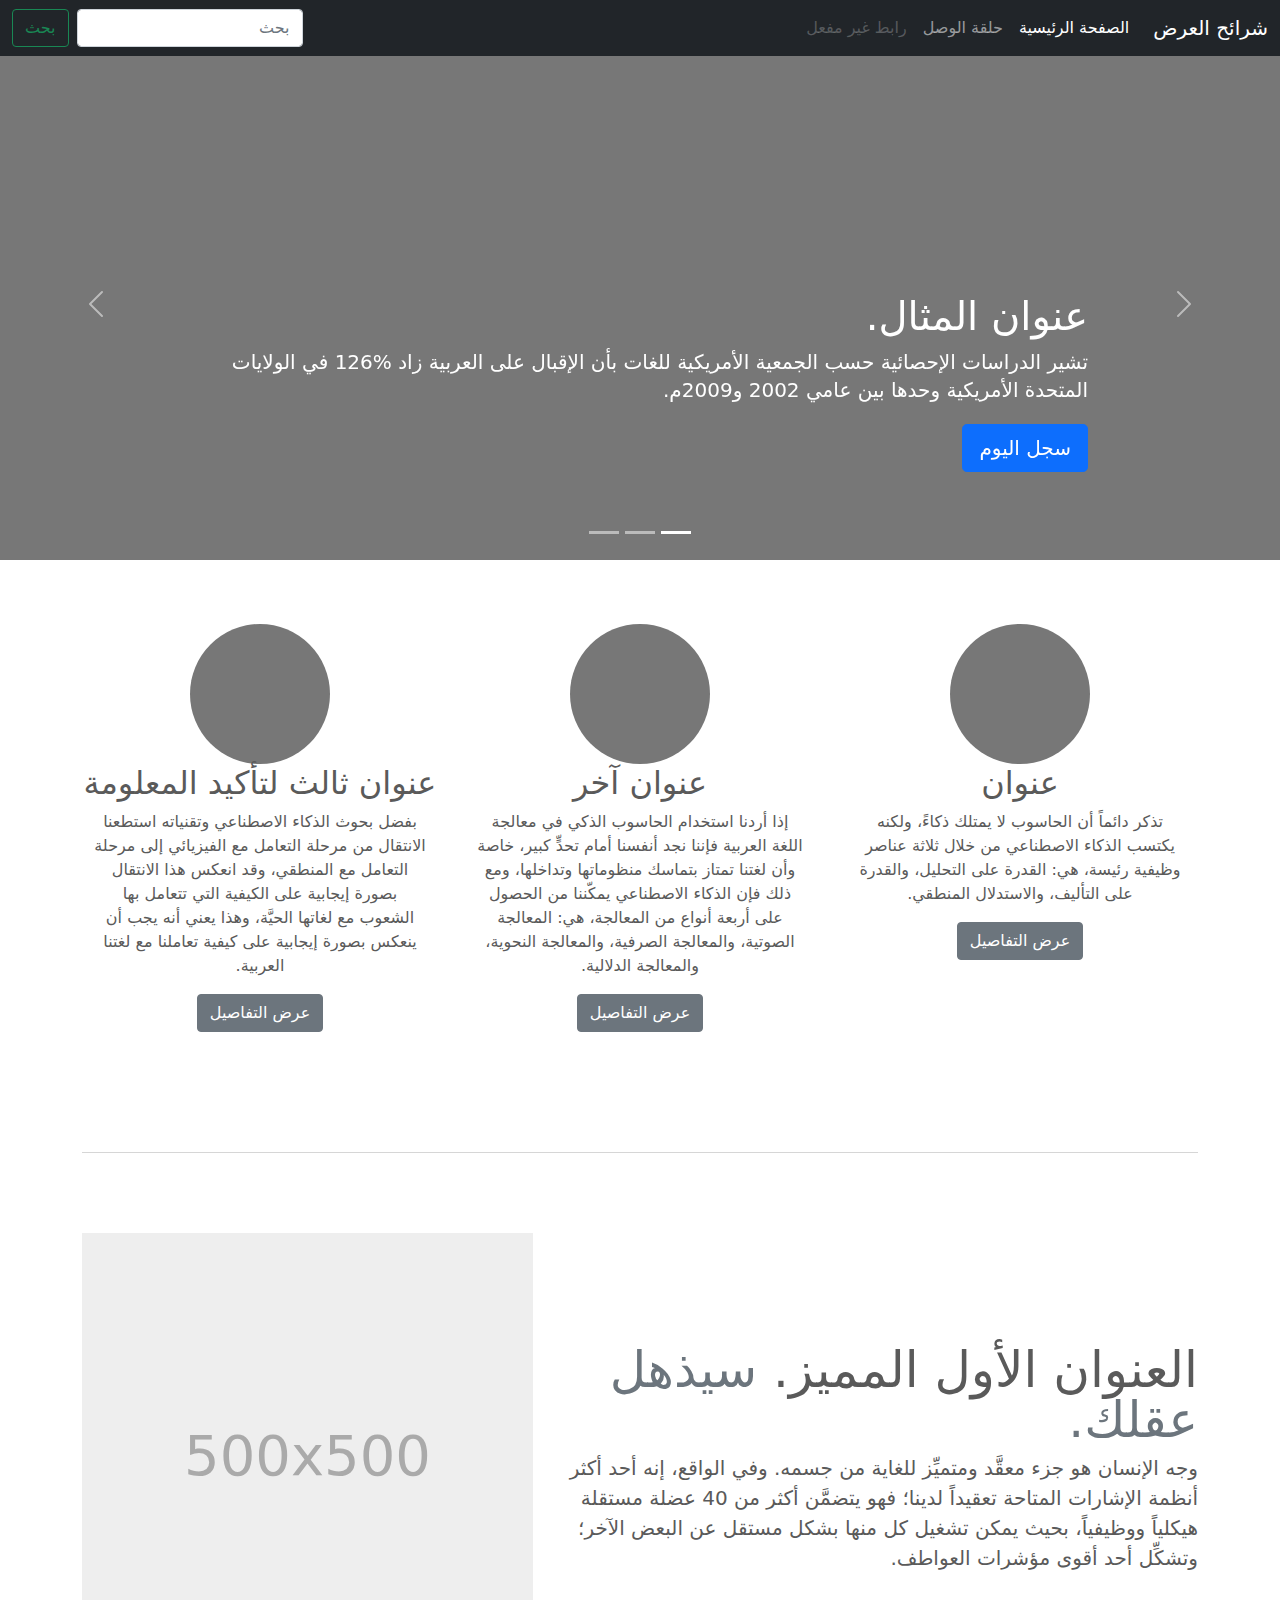
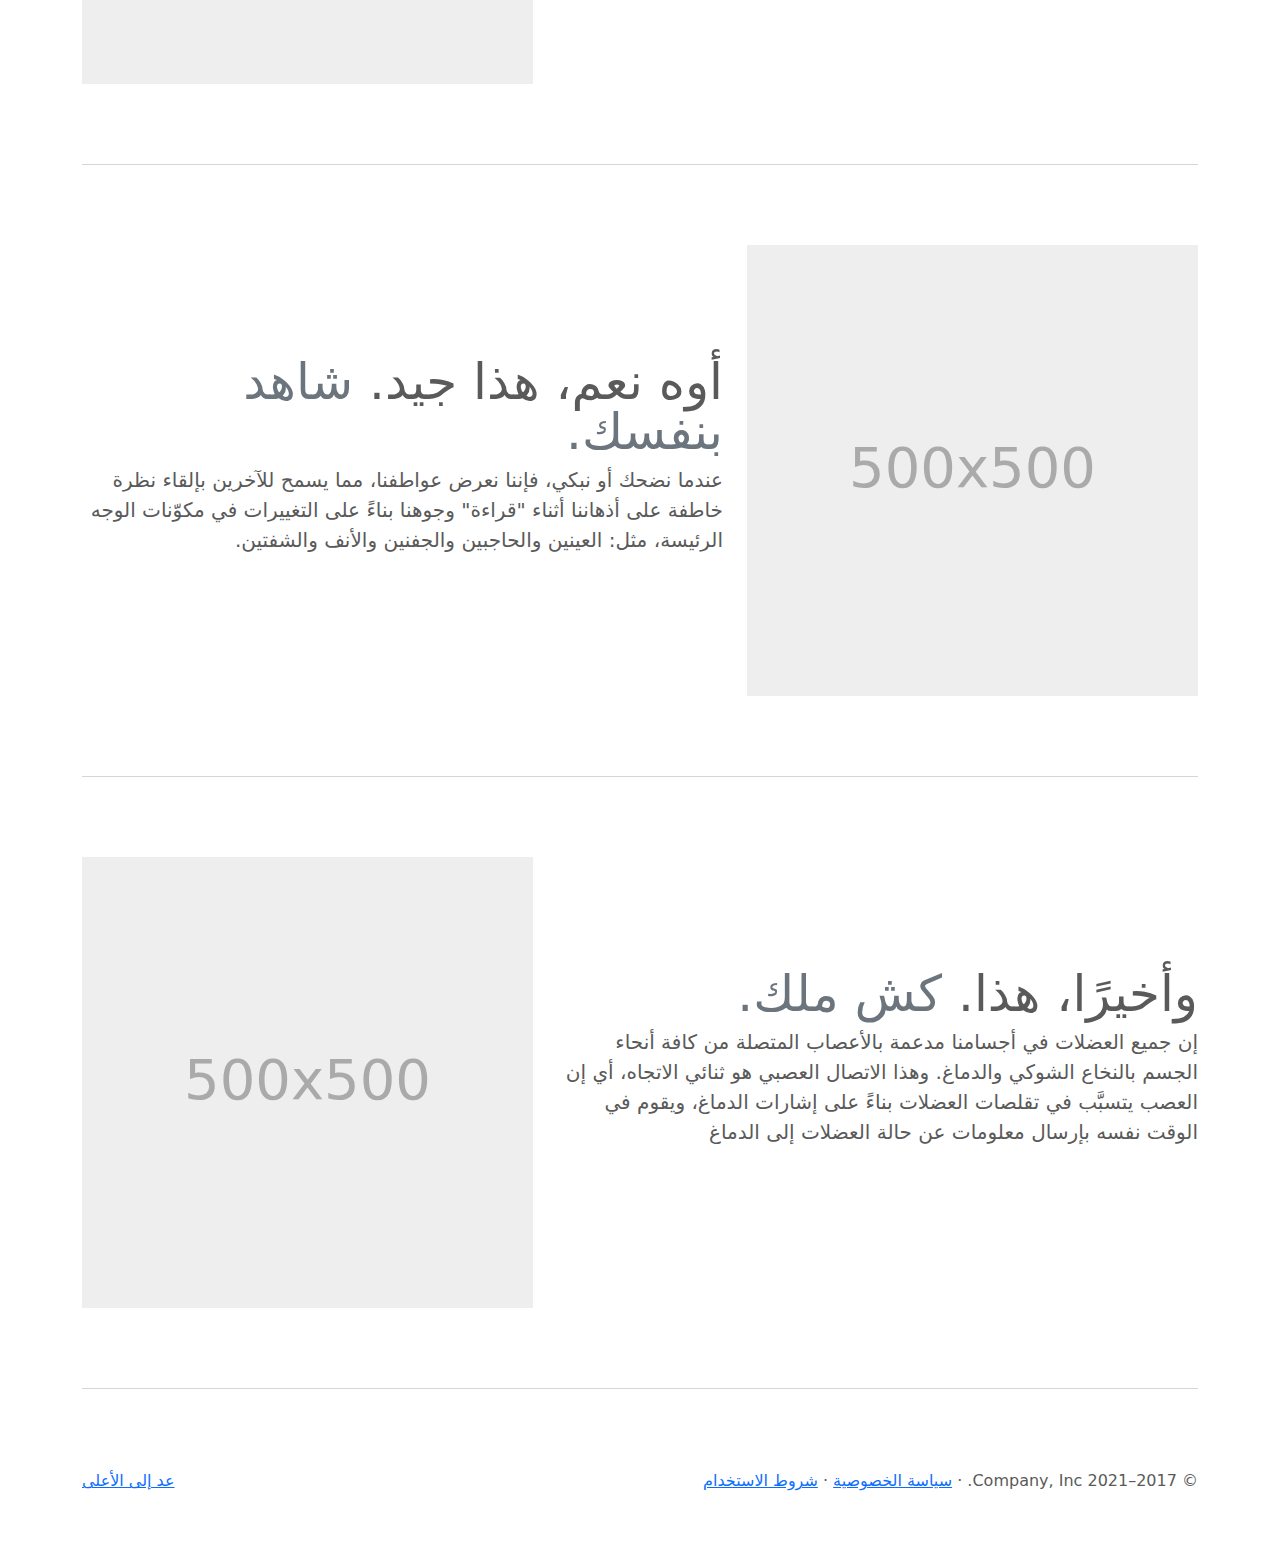
<file: apps/color_app/static/bootstrap-5.1.1-examples/bootstrap-5.1.1-examples/carousel-rtl/index.html>
<!doctype html>
<html lang="ar" dir="rtl">
  <head>
    <meta charset="utf-8">
    <meta name="viewport" content="width=device-width, initial-scale=1">
    <meta name="description" content="">
    <meta name="author" content="Mark Otto, Jacob Thornton, and Bootstrap contributors">
    <meta name="generator" content="Hugo 0.88.1">
    <title>قالب  شرائح العرض · Bootstrap v5.1</title>

    <link rel="canonical" href="https://getbootstrap.com/docs/5.1/examples/carousel-rtl/">

    

    <!-- Bootstrap core CSS -->
<link href="../assets/dist/css/bootstrap.rtl.min.css" rel="stylesheet">

    <style>
      .bd-placeholder-img {
        font-size: 1.125rem;
        text-anchor: middle;
        -webkit-user-select: none;
        -moz-user-select: none;
        user-select: none;
      }

      @media (min-width: 768px) {
        .bd-placeholder-img-lg {
          font-size: 3.5rem;
        }
      }
    </style>

    
    <!-- Custom styles for this template -->
    <link href="../carousel/carousel.rtl.css" rel="stylesheet">
  </head>
  <body>
    
<header>
  <nav class="navbar navbar-expand-md navbar-dark fixed-top bg-dark">
    <div class="container-fluid">
      <a class="navbar-brand" href="#">شرائح العرض</a>
      <button class="navbar-toggler" type="button" data-bs-toggle="collapse" data-bs-target="#navbarCollapse" aria-controls="navbarCollapse" aria-expanded="false" aria-label="تبديل التنقل">
        <span class="navbar-toggler-icon"></span>
      </button>
      <div class="collapse navbar-collapse" id="navbarCollapse">
        <ul class="navbar-nav me-auto mb-2 mb-md-0">
          <li class="nav-item">
            <a class="nav-link active" aria-current="page" href="#">الصفحة الرئيسية</a>
          </li>
          <li class="nav-item">
            <a class="nav-link" href="#">حلقة الوصل</a>
          </li>
          <li class="nav-item">
            <a class="nav-link disabled">رابط غير مفعل</a>
          </li>
        </ul>
        <form class="d-flex">
          <input class="form-control me-2" type="search" placeholder="بحث" aria-label="بحث">
          <button class="btn btn-outline-success" type="submit">بحث</button>
        </form>
      </div>
    </div>
  </nav>
</header>

<main>

  <div id="myCarousel" class="carousel slide" data-bs-ride="carousel">
    <div class="carousel-indicators">
      <button type="button" data-bs-target="#myCarousel" data-bs-slide-to="0" class="active" aria-current="true" aria-label="Slide 1"></button>
      <button type="button" data-bs-target="#myCarousel" data-bs-slide-to="1" aria-label="Slide 2"></button>
      <button type="button" data-bs-target="#myCarousel" data-bs-slide-to="2" aria-label="Slide 3"></button>
    </div>
    <div class="carousel-inner">
      <div class="carousel-item active">
        <svg class="bd-placeholder-img" width="100%" height="100%" xmlns="http://www.w3.org/2000/svg" aria-hidden="true" preserveAspectRatio="xMidYMid slice" focusable="false"><rect width="100%" height="100%" fill="#777"/></svg>

        <div class="container">
          <div class="carousel-caption text-start">
            <h1>عنوان المثال.</h1>
            <p>تشير الدراسات الإحصائية حسب الجمعية الأمريكية للغات بأن الإقبال على العربية زاد %126 في الولايات المتحدة الأمريكية وحدها بين عامي 2002 و2009م.</p>
            <p><a class="btn btn-lg btn-primary" href="#">سجل اليوم</a></p>
          </div>
        </div>
      </div>
      <div class="carousel-item">
        <svg class="bd-placeholder-img" width="100%" height="100%" xmlns="http://www.w3.org/2000/svg" aria-hidden="true" preserveAspectRatio="xMidYMid slice" focusable="false"><rect width="100%" height="100%" fill="#777"/></svg>

        <div class="container">
          <div class="carousel-caption">
            <h1>عنوان مثال آخر.</h1>
            <p>حسب المجلس الثقافي البريطاني فإن تعليم الإنجليزية داخل بريطانيا يسهم في تعزيز اقتصادها بما يتجاوز ملياري جنيه سنوياً، كما أنه وفر أكثر من 26 ألف وظيفة.</p>
            <p><a class="btn btn-lg btn-primary" href="#">أعرف أكثر</a></p>
          </div>
        </div>
      </div>
      <div class="carousel-item">
        <svg class="bd-placeholder-img" width="100%" height="100%" xmlns="http://www.w3.org/2000/svg" aria-hidden="true" preserveAspectRatio="xMidYMid slice" focusable="false"><rect width="100%" height="100%" fill="#777"/></svg>

        <div class="container">
          <div class="carousel-caption text-end">
            <h1>واحد أكثر لقياس جيد.</h1>
            <p>الإحصاءات لحجم الاستثمار اللغوي خارج بريطانيا تتفاوت من سنة لأخرى إلا أن المدير التنفيذي للمجلس الثقافي البريطاني إدي بايرز يرى أن استثمار تعليم الإنجليزية في الخارج لا يحسب على المستوى المالي فحسب بل على المستوى السياسي أيضاً.</p>
            <p><a class="btn btn-lg btn-primary" href="#">تصفح المعرض</a></p>
          </div>
        </div>
      </div>
    </div>
    <button class="carousel-control-prev" type="button" data-bs-target="#myCarousel" data-bs-slide="prev">
      <span class="carousel-control-prev-icon" aria-hidden="true"></span>
      <span class="visually-hidden">السابق</span>
    </button>
    <button class="carousel-control-next" type="button" data-bs-target="#myCarousel" data-bs-slide="next">
      <span class="carousel-control-next-icon" aria-hidden="true"></span>
      <span class="visually-hidden">التالي</span>
    </button>
  </div>


  <!-- Marketing messaging and featurettes
  ================================================== -->
  <!-- Wrap the rest of the page in another container to center all the content. -->

  <div class="container marketing">

    <!-- Three columns of text below the carousel -->
    <div class="row">
      <div class="col-lg-4">
        <svg class="bd-placeholder-img rounded-circle" width="140" height="140" xmlns="http://www.w3.org/2000/svg" role="img" aria-label="Placeholder: 140x140" preserveAspectRatio="xMidYMid slice" focusable="false"><title>Placeholder</title><rect width="100%" height="100%" fill="#777"/><text x="50%" y="50%" fill="#777" dy=".3em">140x140</text></svg>

        <h2>عنوان</h2>
        <p>تذكر دائماً أن الحاسوب لا يمتلك ذكاءً، ولكنه يكتسب الذكاء الاصطناعي من خلال ثلاثة عناصر وظيفية رئيسة، هي: القدرة على التحليل، والقدرة على التأليف، والاستدلال المنطقي.</p>
        <p><a class="btn btn-secondary" href="#">عرض التفاصيل</a></p>
      </div><!-- /.col-lg-4 -->
      <div class="col-lg-4">
        <svg class="bd-placeholder-img rounded-circle" width="140" height="140" xmlns="http://www.w3.org/2000/svg" role="img" aria-label="Placeholder: 140x140" preserveAspectRatio="xMidYMid slice" focusable="false"><title>Placeholder</title><rect width="100%" height="100%" fill="#777"/><text x="50%" y="50%" fill="#777" dy=".3em">140x140</text></svg>

        <h2>عنوان آخر</h2>
        <p>إذا أردنا استخدام الحاسوب الذكي في معالجة اللغة العربية فإننا نجد أنفسنا أمام تحدٍّ كبير، خاصة وأن لغتنا تمتاز بتماسك منظوماتها وتداخلها، ومع ذلك فإن الذكاء الاصطناعي يمكّننا من الحصول على أربعة أنواع من المعالجة، هي: المعالجة الصوتية، والمعالجة الصرفية، والمعالجة النحوية، والمعالجة الدلالية.</p>
        <p><a class="btn btn-secondary" href="#">عرض التفاصيل</a></p>
      </div><!-- /.col-lg-4 -->
      <div class="col-lg-4">
        <svg class="bd-placeholder-img rounded-circle" width="140" height="140" xmlns="http://www.w3.org/2000/svg" role="img" aria-label="Placeholder: 140x140" preserveAspectRatio="xMidYMid slice" focusable="false"><title>Placeholder</title><rect width="100%" height="100%" fill="#777"/><text x="50%" y="50%" fill="#777" dy=".3em">140x140</text></svg>

        <h2>عنوان ثالث لتأكيد المعلومة</h2>
        <p>بفضل بحوث الذكاء الاصطناعي وتقنياته استطعنا الانتقال من مرحلة التعامل مع الفيزيائي إلى مرحلة التعامل مع المنطقي، وقد انعكس هذا الانتقال بصورة إيجابية على الكيفية التي تتعامل بها الشعوب مع لغاتها الحيَّة، وهذا يعني أنه يجب أن ينعكس بصورة إيجابية على كيفية تعاملنا مع لغتنا العربية.</p>
        <p><a class="btn btn-secondary" href="#">عرض التفاصيل</a></p>
      </div><!-- /.col-lg-4 -->
    </div><!-- /.row -->


    <!-- START THE FEATURETTES -->

    <hr class="featurette-divider">

    <div class="row featurette">
      <div class="col-md-7">
        <h2 class="featurette-heading">العنوان الأول المميز. <span class="text-muted"> سيذهل عقلك. </span></h2>
        <p class="lead">وجه الإنسان هو جزء معقَّد ومتميِّز للغاية من جسمه. وفي الواقع، إنه أحد أكثر أنظمة الإشارات المتاحة تعقيداً لدينا؛ فهو يتضمَّن أكثر من 40 عضلة مستقلة هيكلياً ووظيفياً، بحيث يمكن تشغيل كل منها بشكل مستقل عن البعض الآخر؛ وتشكِّل أحد أقوى مؤشرات العواطف.</p>
      </div>
      <div class="col-md-5">
        <svg class="bd-placeholder-img bd-placeholder-img-lg featurette-image img-fluid mx-auto" width="500" height="500" xmlns="http://www.w3.org/2000/svg" role="img" aria-label="Placeholder: 500x500" preserveAspectRatio="xMidYMid slice" focusable="false"><title>Placeholder</title><rect width="100%" height="100%" fill="#eee"/><text x="50%" y="50%" fill="#aaa" dy=".3em">500x500</text></svg>

      </div>
    </div>

    <hr class="featurette-divider">

    <div class="row featurette">
      <div class="col-md-7 order-md-2">
        <h2 class="featurette-heading">أوه نعم، هذا جيد. <span class="text-muted"> شاهد بنفسك. </span></h2>
        <p class="lead">عندما نضحك أو نبكي، فإننا نعرض عواطفنا، مما يسمح للآخرين بإلقاء نظرة خاطفة على أذهاننا أثناء "قراءة" وجوهنا بناءً على التغييرات في مكوّنات الوجه الرئيسة، مثل: العينين والحاجبين والجفنين والأنف والشفتين.</p>
      </div>
      <div class="col-md-5 order-md-1">
        <svg class="bd-placeholder-img bd-placeholder-img-lg featurette-image img-fluid mx-auto" width="500" height="500" xmlns="http://www.w3.org/2000/svg" role="img" aria-label="Placeholder: 500x500" preserveAspectRatio="xMidYMid slice" focusable="false"><title>Placeholder</title><rect width="100%" height="100%" fill="#eee"/><text x="50%" y="50%" fill="#aaa" dy=".3em">500x500</text></svg>

      </div>
    </div>

    <hr class="featurette-divider">

    <div class="row featurette">
      <div class="col-md-7">
        <h2 class="featurette-heading">وأخيرًا، هذا. <span class="text-muted"> كش ملك. </span></h2>
        <p class="lead">إن جميع العضلات في أجسامنا مدعمة بالأعصاب المتصلة من كافة أنحاء الجسم بالنخاع الشوكي والدماغ. وهذا الاتصال العصبي هو ثنائي الاتجاه، أي إن العصب يتسبَّب في تقلصات العضلات بناءً على إشارات الدماغ، ويقوم في الوقت نفسه بإرسال معلومات عن حالة العضلات إلى الدماغ</p>
      </div>
      <div class="col-md-5">
        <svg class="bd-placeholder-img bd-placeholder-img-lg featurette-image img-fluid mx-auto" width="500" height="500" xmlns="http://www.w3.org/2000/svg" role="img" aria-label="Placeholder: 500x500" preserveAspectRatio="xMidYMid slice" focusable="false"><title>Placeholder</title><rect width="100%" height="100%" fill="#eee"/><text x="50%" y="50%" fill="#aaa" dy=".3em">500x500</text></svg>

      </div>
    </div>

    <hr class="featurette-divider">

    <!-- /END THE FEATURETTES -->

  </div><!-- /.container -->


  <!-- FOOTER -->
  <footer class="container">
    <p class="float-end"><a href="#">عد إلى الأعلى</a></p>
    <p>&copy; 2017–2021 Company, Inc. &middot; <a href="#">سياسة الخصوصية</a> &middot; <a href="#">شروط الاستخدام</a></p>
  </footer>
</main>


    <script src="../assets/dist/js/bootstrap.bundle.min.js"></script>

      
  </body>
</html>
</file>
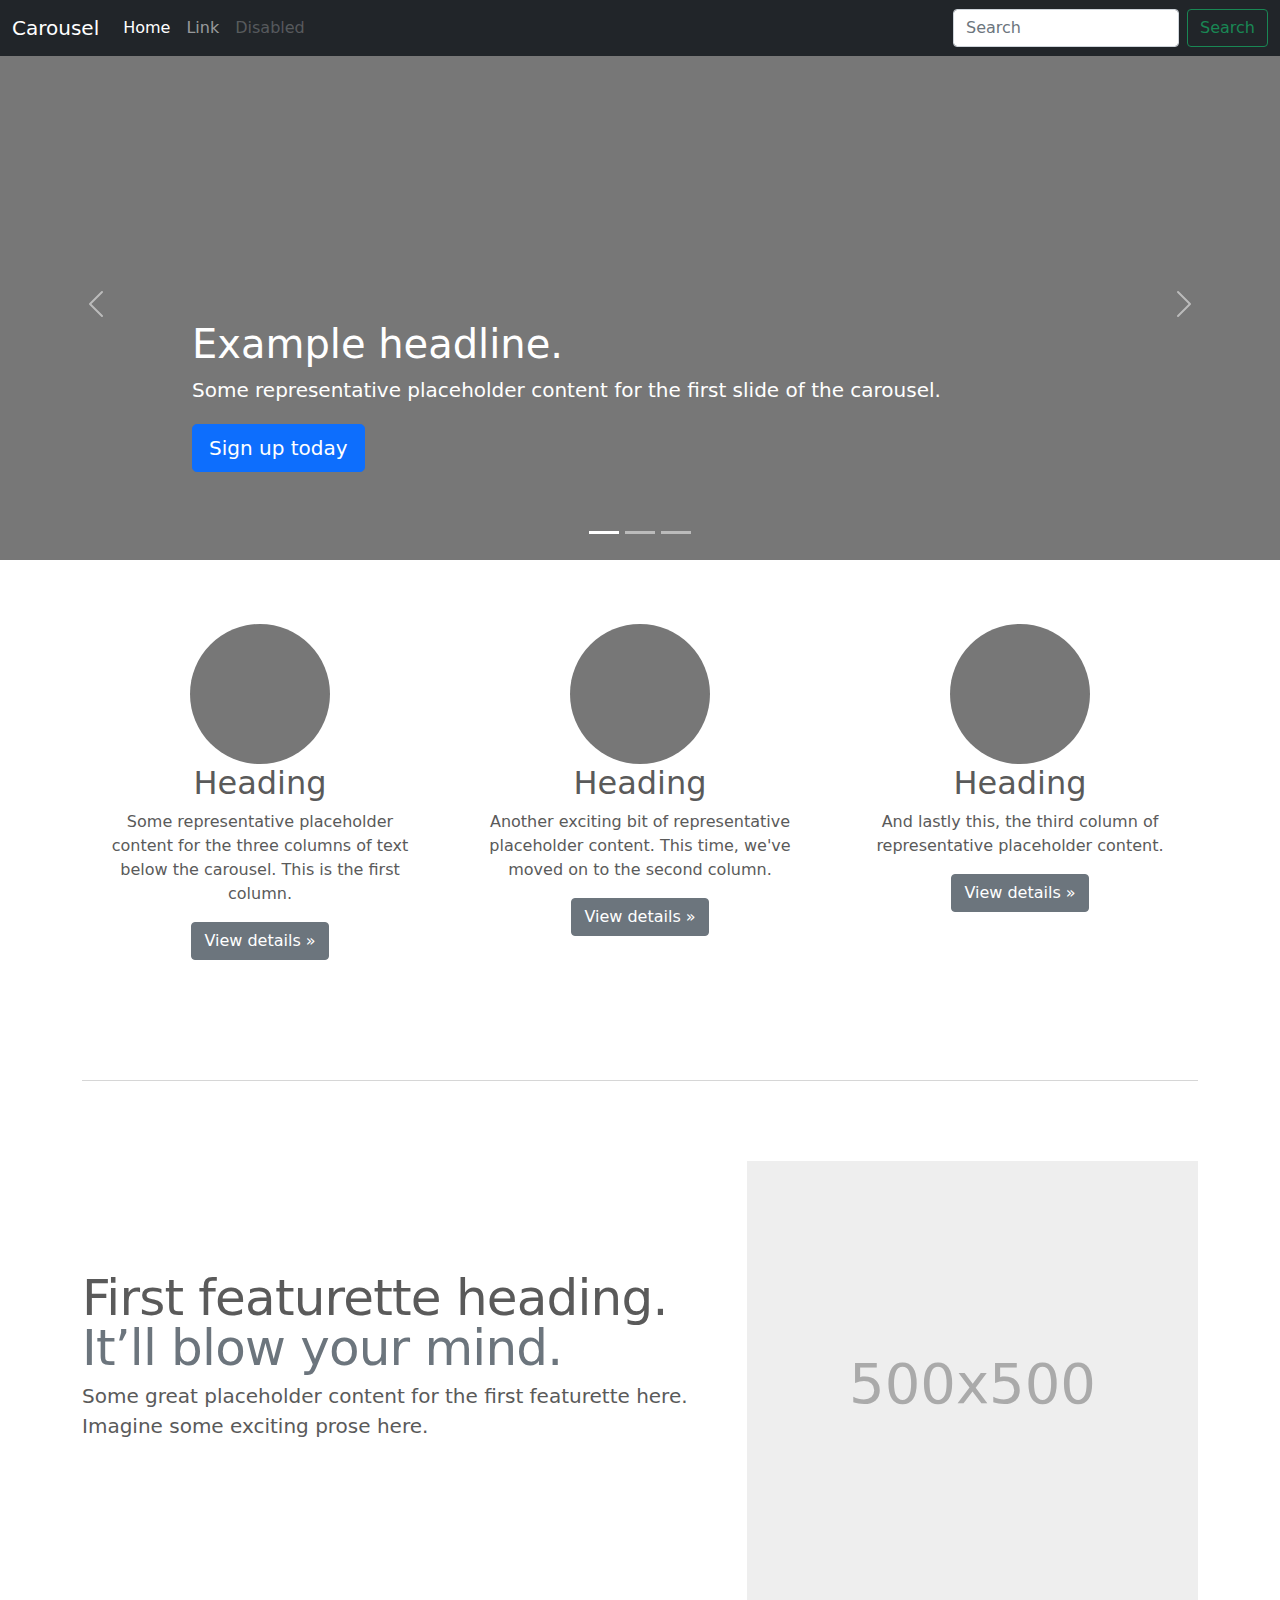
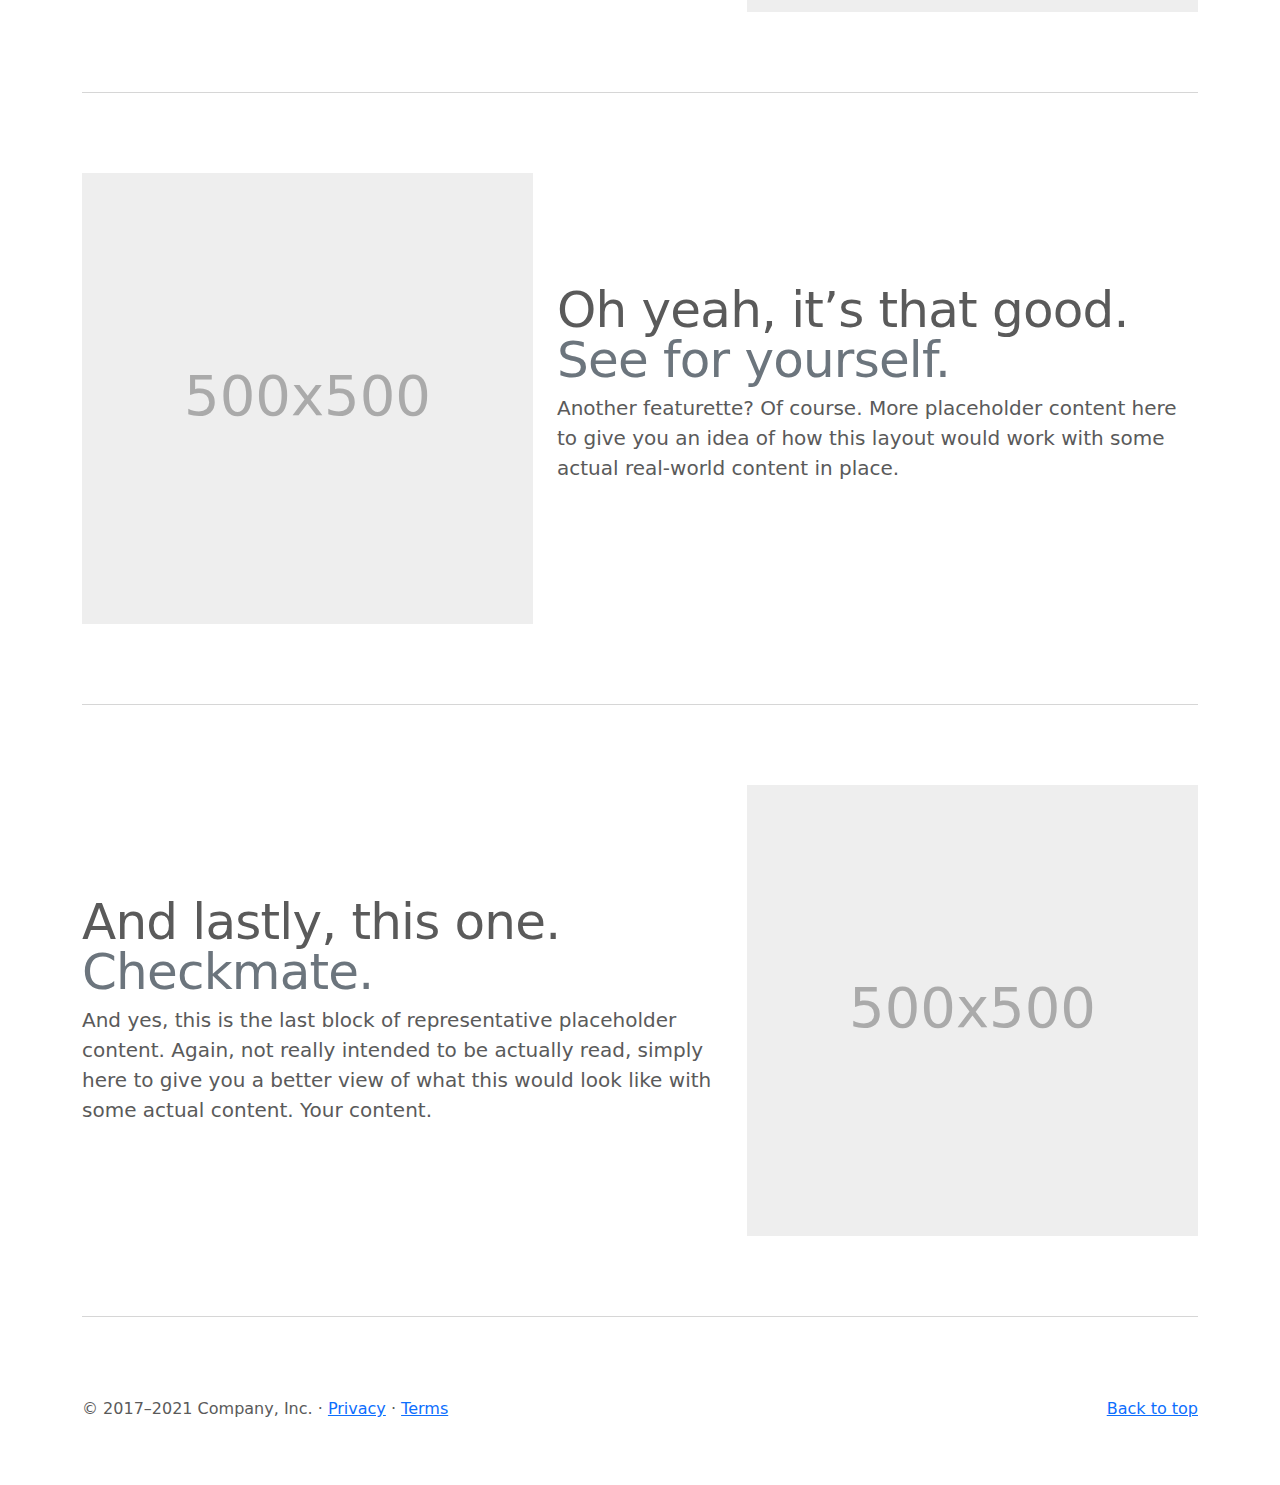
<file: apps/color_app/static/bootstrap-5.1.1-examples/bootstrap-5.1.1-examples/carousel/index.html>
<!doctype html>
<html lang="en">
  <head>
    <meta charset="utf-8">
    <meta name="viewport" content="width=device-width, initial-scale=1">
    <meta name="description" content="">
    <meta name="author" content="Mark Otto, Jacob Thornton, and Bootstrap contributors">
    <meta name="generator" content="Hugo 0.88.1">
    <title>Carousel Template · Bootstrap v5.1</title>

    <link rel="canonical" href="https://getbootstrap.com/docs/5.1/examples/carousel/">

    

    <!-- Bootstrap core CSS -->
<link href="../assets/dist/css/bootstrap.min.css" rel="stylesheet">

    <style>
      .bd-placeholder-img {
        font-size: 1.125rem;
        text-anchor: middle;
        -webkit-user-select: none;
        -moz-user-select: none;
        user-select: none;
      }

      @media (min-width: 768px) {
        .bd-placeholder-img-lg {
          font-size: 3.5rem;
        }
      }
    </style>

    
    <!-- Custom styles for this template -->
    <link href="carousel.css" rel="stylesheet">
  </head>
  <body>
    
<header>
  <nav class="navbar navbar-expand-md navbar-dark fixed-top bg-dark">
    <div class="container-fluid">
      <a class="navbar-brand" href="#">Carousel</a>
      <button class="navbar-toggler" type="button" data-bs-toggle="collapse" data-bs-target="#navbarCollapse" aria-controls="navbarCollapse" aria-expanded="false" aria-label="Toggle navigation">
        <span class="navbar-toggler-icon"></span>
      </button>
      <div class="collapse navbar-collapse" id="navbarCollapse">
        <ul class="navbar-nav me-auto mb-2 mb-md-0">
          <li class="nav-item">
            <a class="nav-link active" aria-current="page" href="#">Home</a>
          </li>
          <li class="nav-item">
            <a class="nav-link" href="#">Link</a>
          </li>
          <li class="nav-item">
            <a class="nav-link disabled">Disabled</a>
          </li>
        </ul>
        <form class="d-flex">
          <input class="form-control me-2" type="search" placeholder="Search" aria-label="Search">
          <button class="btn btn-outline-success" type="submit">Search</button>
        </form>
      </div>
    </div>
  </nav>
</header>

<main>

  <div id="myCarousel" class="carousel slide" data-bs-ride="carousel">
    <div class="carousel-indicators">
      <button type="button" data-bs-target="#myCarousel" data-bs-slide-to="0" class="active" aria-current="true" aria-label="Slide 1"></button>
      <button type="button" data-bs-target="#myCarousel" data-bs-slide-to="1" aria-label="Slide 2"></button>
      <button type="button" data-bs-target="#myCarousel" data-bs-slide-to="2" aria-label="Slide 3"></button>
    </div>
    <div class="carousel-inner">
      <div class="carousel-item active">
        <svg class="bd-placeholder-img" width="100%" height="100%" xmlns="http://www.w3.org/2000/svg" aria-hidden="true" preserveAspectRatio="xMidYMid slice" focusable="false"><rect width="100%" height="100%" fill="#777"/></svg>

        <div class="container">
          <div class="carousel-caption text-start">
            <h1>Example headline.</h1>
            <p>Some representative placeholder content for the first slide of the carousel.</p>
            <p><a class="btn btn-lg btn-primary" href="#">Sign up today</a></p>
          </div>
        </div>
      </div>
      <div class="carousel-item">
        <svg class="bd-placeholder-img" width="100%" height="100%" xmlns="http://www.w3.org/2000/svg" aria-hidden="true" preserveAspectRatio="xMidYMid slice" focusable="false"><rect width="100%" height="100%" fill="#777"/></svg>

        <div class="container">
          <div class="carousel-caption">
            <h1>Another example headline.</h1>
            <p>Some representative placeholder content for the second slide of the carousel.</p>
            <p><a class="btn btn-lg btn-primary" href="#">Learn more</a></p>
          </div>
        </div>
      </div>
      <div class="carousel-item">
        <svg class="bd-placeholder-img" width="100%" height="100%" xmlns="http://www.w3.org/2000/svg" aria-hidden="true" preserveAspectRatio="xMidYMid slice" focusable="false"><rect width="100%" height="100%" fill="#777"/></svg>

        <div class="container">
          <div class="carousel-caption text-end">
            <h1>One more for good measure.</h1>
            <p>Some representative placeholder content for the third slide of this carousel.</p>
            <p><a class="btn btn-lg btn-primary" href="#">Browse gallery</a></p>
          </div>
        </div>
      </div>
    </div>
    <button class="carousel-control-prev" type="button" data-bs-target="#myCarousel" data-bs-slide="prev">
      <span class="carousel-control-prev-icon" aria-hidden="true"></span>
      <span class="visually-hidden">Previous</span>
    </button>
    <button class="carousel-control-next" type="button" data-bs-target="#myCarousel" data-bs-slide="next">
      <span class="carousel-control-next-icon" aria-hidden="true"></span>
      <span class="visually-hidden">Next</span>
    </button>
  </div>


  <!-- Marketing messaging and featurettes
  ================================================== -->
  <!-- Wrap the rest of the page in another container to center all the content. -->

  <div class="container marketing">

    <!-- Three columns of text below the carousel -->
    <div class="row">
      <div class="col-lg-4">
        <svg class="bd-placeholder-img rounded-circle" width="140" height="140" xmlns="http://www.w3.org/2000/svg" role="img" aria-label="Placeholder: 140x140" preserveAspectRatio="xMidYMid slice" focusable="false"><title>Placeholder</title><rect width="100%" height="100%" fill="#777"/><text x="50%" y="50%" fill="#777" dy=".3em">140x140</text></svg>

        <h2>Heading</h2>
        <p>Some representative placeholder content for the three columns of text below the carousel. This is the first column.</p>
        <p><a class="btn btn-secondary" href="#">View details &raquo;</a></p>
      </div><!-- /.col-lg-4 -->
      <div class="col-lg-4">
        <svg class="bd-placeholder-img rounded-circle" width="140" height="140" xmlns="http://www.w3.org/2000/svg" role="img" aria-label="Placeholder: 140x140" preserveAspectRatio="xMidYMid slice" focusable="false"><title>Placeholder</title><rect width="100%" height="100%" fill="#777"/><text x="50%" y="50%" fill="#777" dy=".3em">140x140</text></svg>

        <h2>Heading</h2>
        <p>Another exciting bit of representative placeholder content. This time, we've moved on to the second column.</p>
        <p><a class="btn btn-secondary" href="#">View details &raquo;</a></p>
      </div><!-- /.col-lg-4 -->
      <div class="col-lg-4">
        <svg class="bd-placeholder-img rounded-circle" width="140" height="140" xmlns="http://www.w3.org/2000/svg" role="img" aria-label="Placeholder: 140x140" preserveAspectRatio="xMidYMid slice" focusable="false"><title>Placeholder</title><rect width="100%" height="100%" fill="#777"/><text x="50%" y="50%" fill="#777" dy=".3em">140x140</text></svg>

        <h2>Heading</h2>
        <p>And lastly this, the third column of representative placeholder content.</p>
        <p><a class="btn btn-secondary" href="#">View details &raquo;</a></p>
      </div><!-- /.col-lg-4 -->
    </div><!-- /.row -->


    <!-- START THE FEATURETTES -->

    <hr class="featurette-divider">

    <div class="row featurette">
      <div class="col-md-7">
        <h2 class="featurette-heading">First featurette heading. <span class="text-muted">It’ll blow your mind.</span></h2>
        <p class="lead">Some great placeholder content for the first featurette here. Imagine some exciting prose here.</p>
      </div>
      <div class="col-md-5">
        <svg class="bd-placeholder-img bd-placeholder-img-lg featurette-image img-fluid mx-auto" width="500" height="500" xmlns="http://www.w3.org/2000/svg" role="img" aria-label="Placeholder: 500x500" preserveAspectRatio="xMidYMid slice" focusable="false"><title>Placeholder</title><rect width="100%" height="100%" fill="#eee"/><text x="50%" y="50%" fill="#aaa" dy=".3em">500x500</text></svg>

      </div>
    </div>

    <hr class="featurette-divider">

    <div class="row featurette">
      <div class="col-md-7 order-md-2">
        <h2 class="featurette-heading">Oh yeah, it’s that good. <span class="text-muted">See for yourself.</span></h2>
        <p class="lead">Another featurette? Of course. More placeholder content here to give you an idea of how this layout would work with some actual real-world content in place.</p>
      </div>
      <div class="col-md-5 order-md-1">
        <svg class="bd-placeholder-img bd-placeholder-img-lg featurette-image img-fluid mx-auto" width="500" height="500" xmlns="http://www.w3.org/2000/svg" role="img" aria-label="Placeholder: 500x500" preserveAspectRatio="xMidYMid slice" focusable="false"><title>Placeholder</title><rect width="100%" height="100%" fill="#eee"/><text x="50%" y="50%" fill="#aaa" dy=".3em">500x500</text></svg>

      </div>
    </div>

    <hr class="featurette-divider">

    <div class="row featurette">
      <div class="col-md-7">
        <h2 class="featurette-heading">And lastly, this one. <span class="text-muted">Checkmate.</span></h2>
        <p class="lead">And yes, this is the last block of representative placeholder content. Again, not really intended to be actually read, simply here to give you a better view of what this would look like with some actual content. Your content.</p>
      </div>
      <div class="col-md-5">
        <svg class="bd-placeholder-img bd-placeholder-img-lg featurette-image img-fluid mx-auto" width="500" height="500" xmlns="http://www.w3.org/2000/svg" role="img" aria-label="Placeholder: 500x500" preserveAspectRatio="xMidYMid slice" focusable="false"><title>Placeholder</title><rect width="100%" height="100%" fill="#eee"/><text x="50%" y="50%" fill="#aaa" dy=".3em">500x500</text></svg>

      </div>
    </div>

    <hr class="featurette-divider">

    <!-- /END THE FEATURETTES -->

  </div><!-- /.container -->


  <!-- FOOTER -->
  <footer class="container">
    <p class="float-end"><a href="#">Back to top</a></p>
    <p>&copy; 2017–2021 Company, Inc. &middot; <a href="#">Privacy</a> &middot; <a href="#">Terms</a></p>
  </footer>
</main>


    <script src="../assets/dist/js/bootstrap.bundle.min.js"></script>

      
  </body>
</html>
</file>
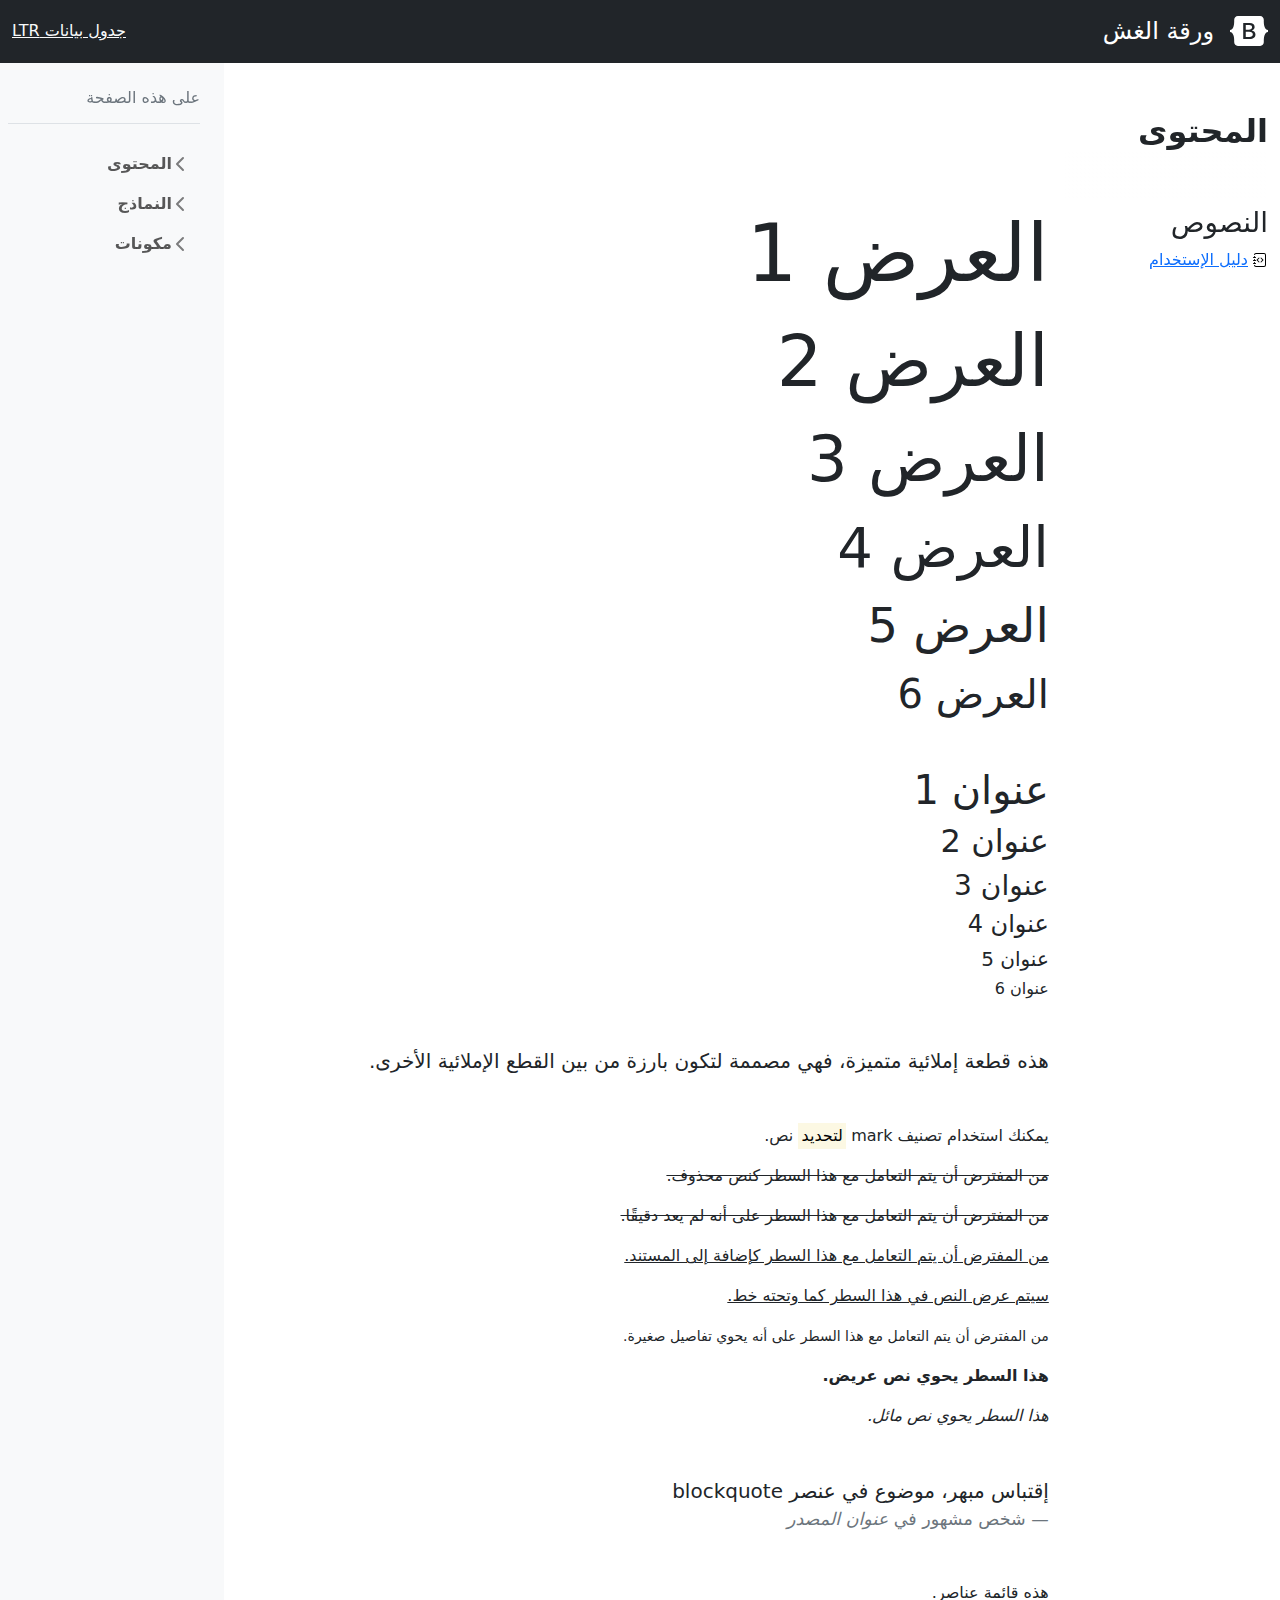
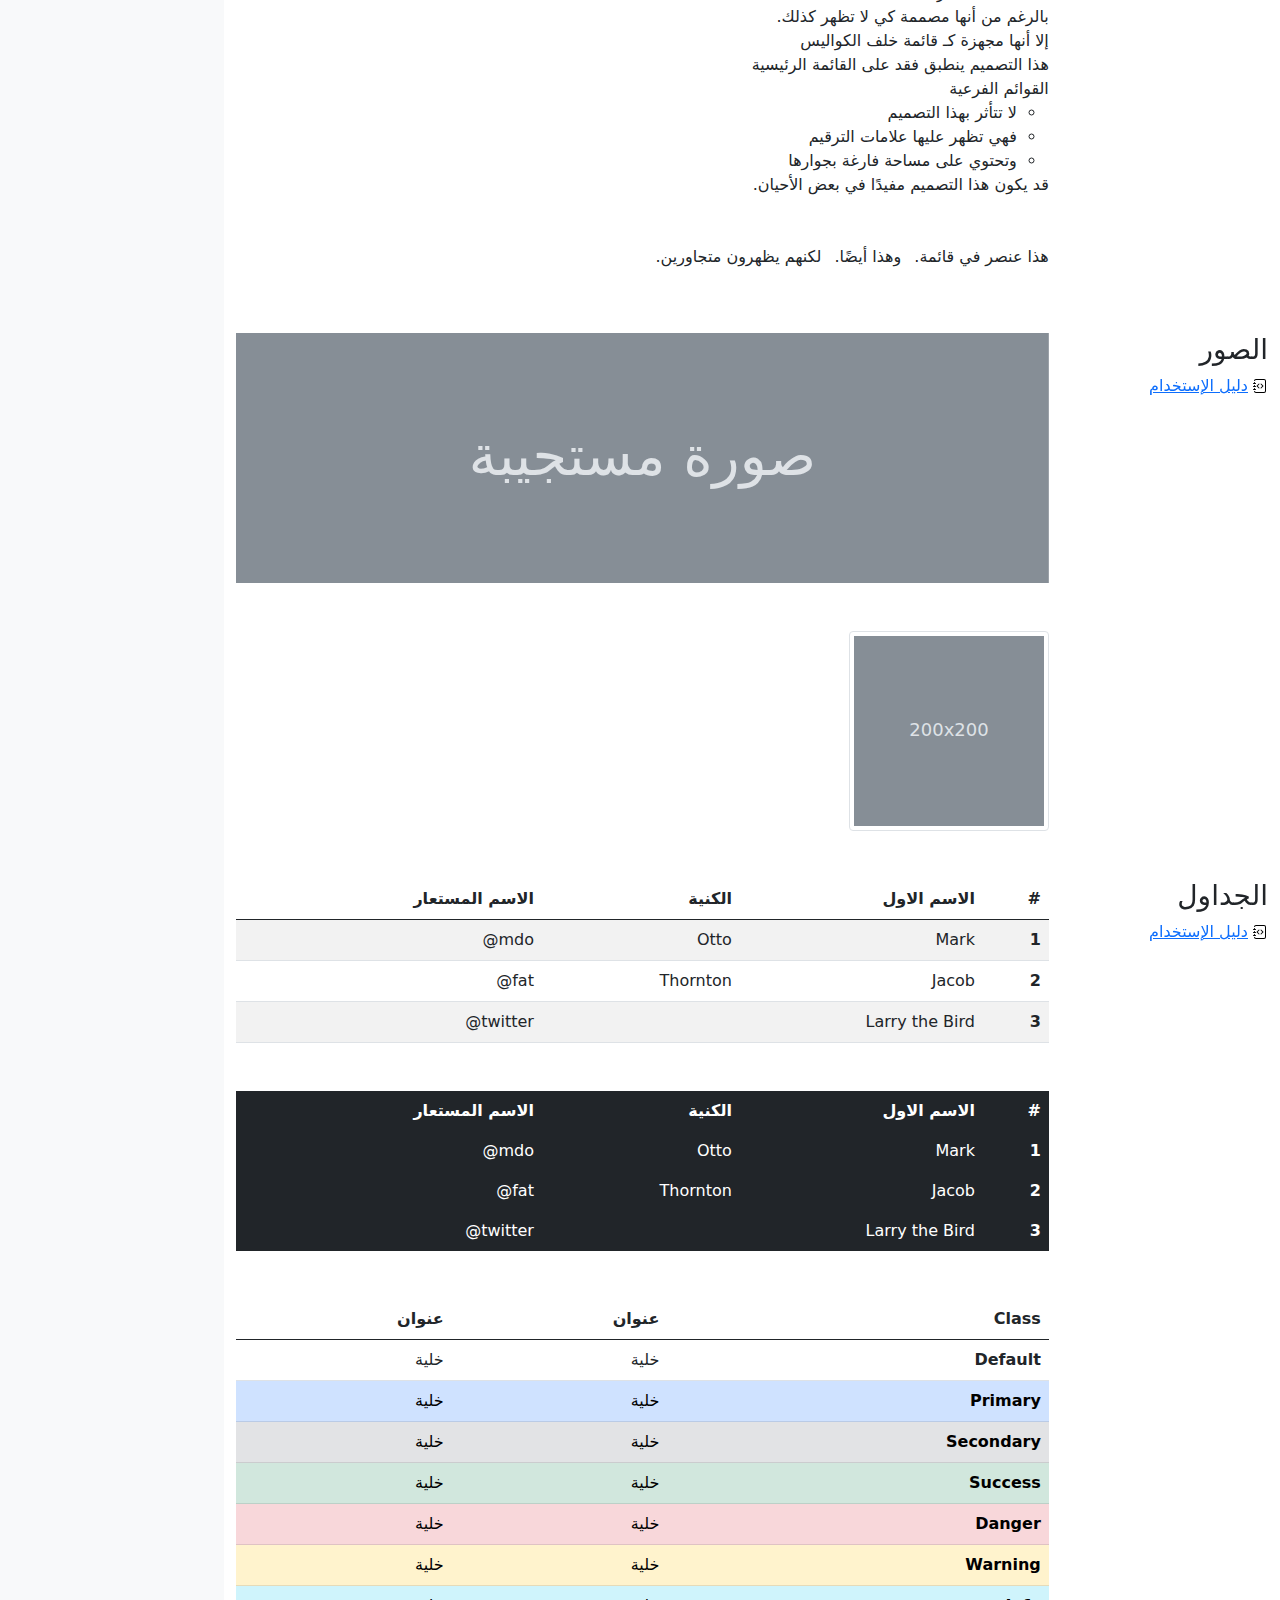
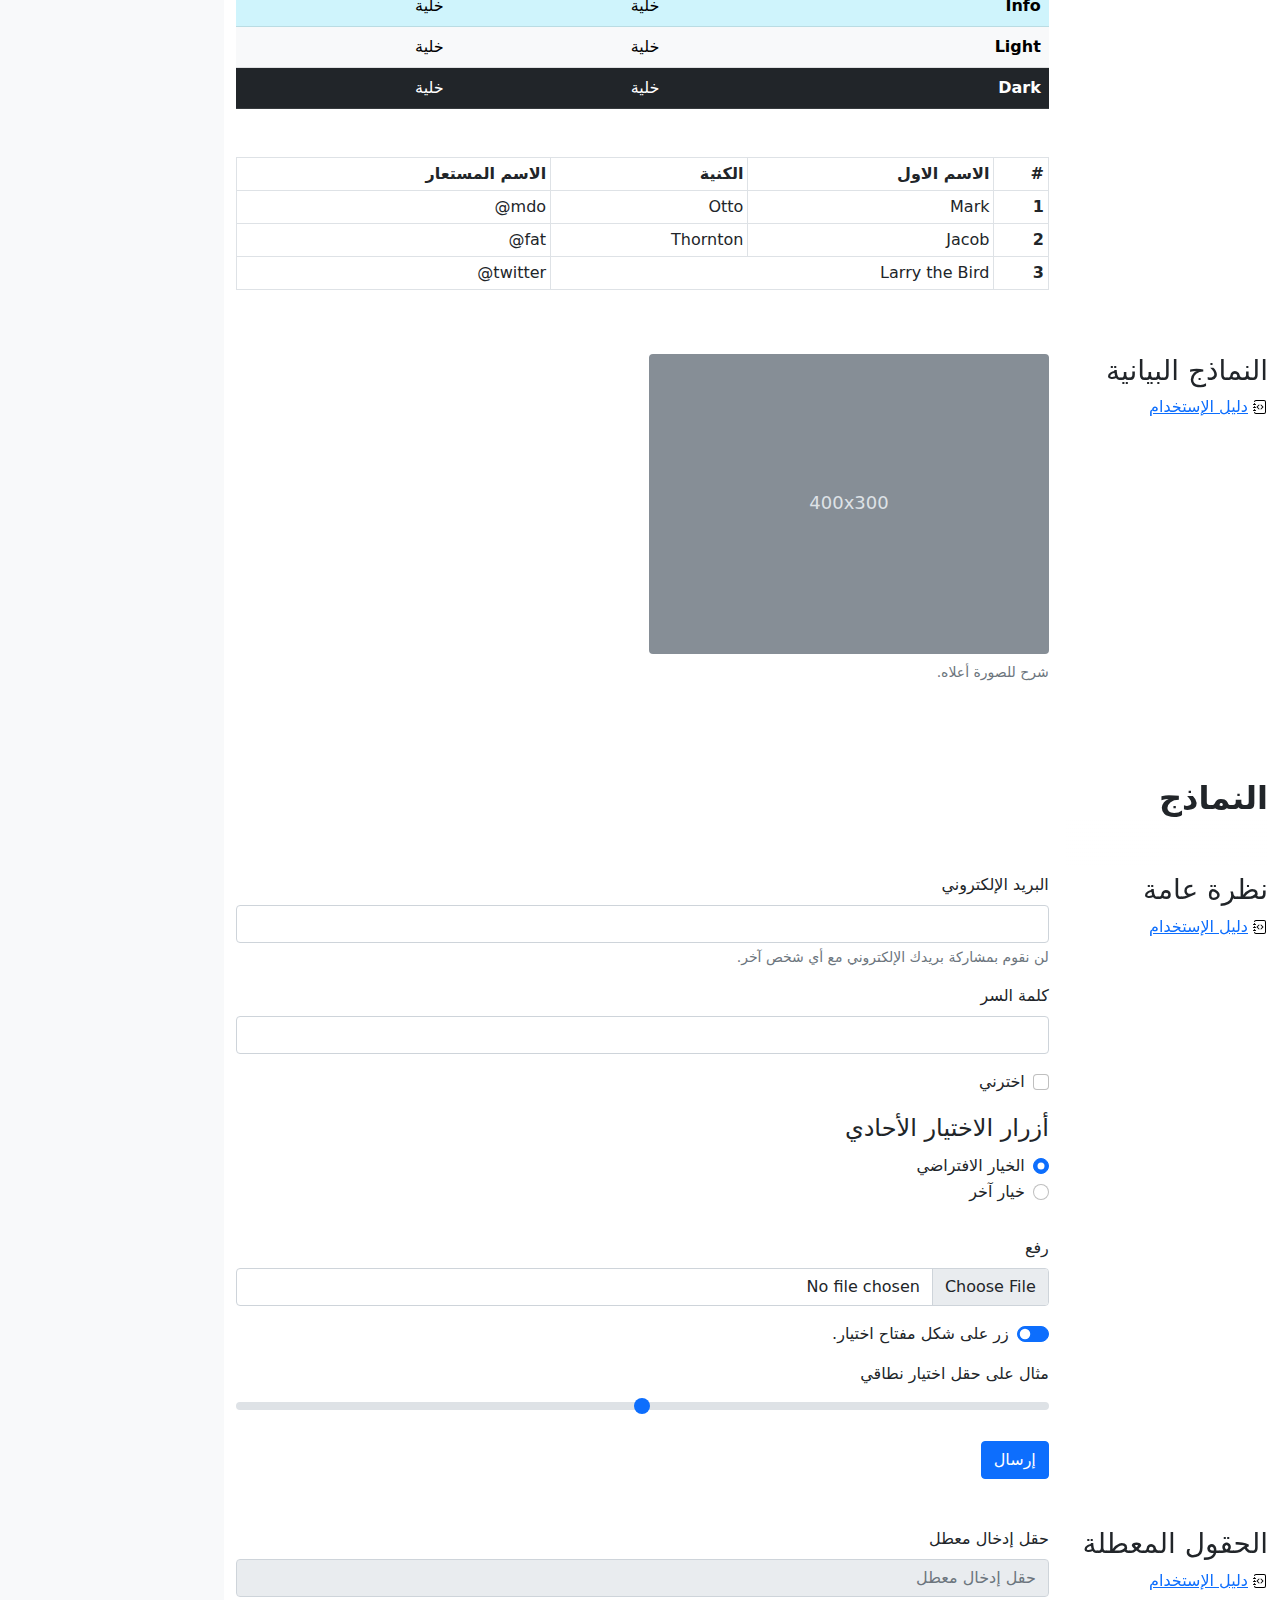
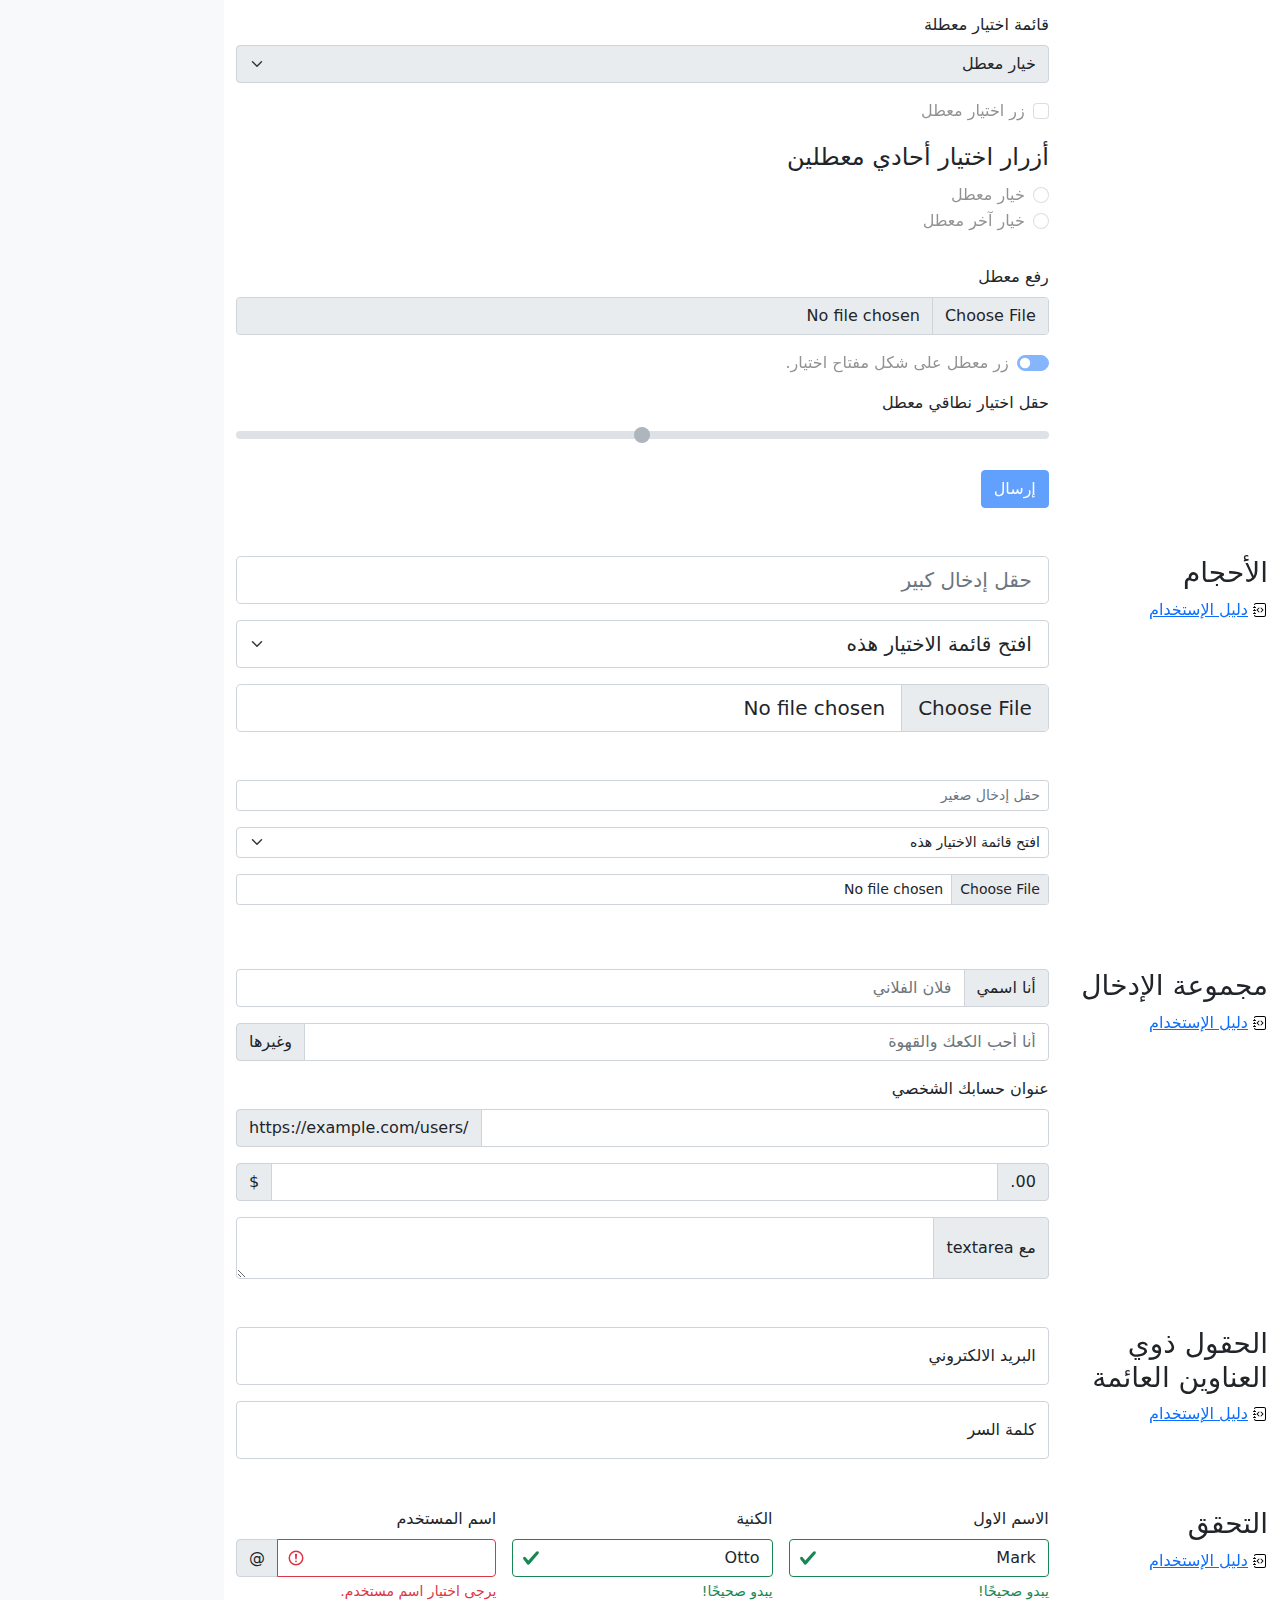
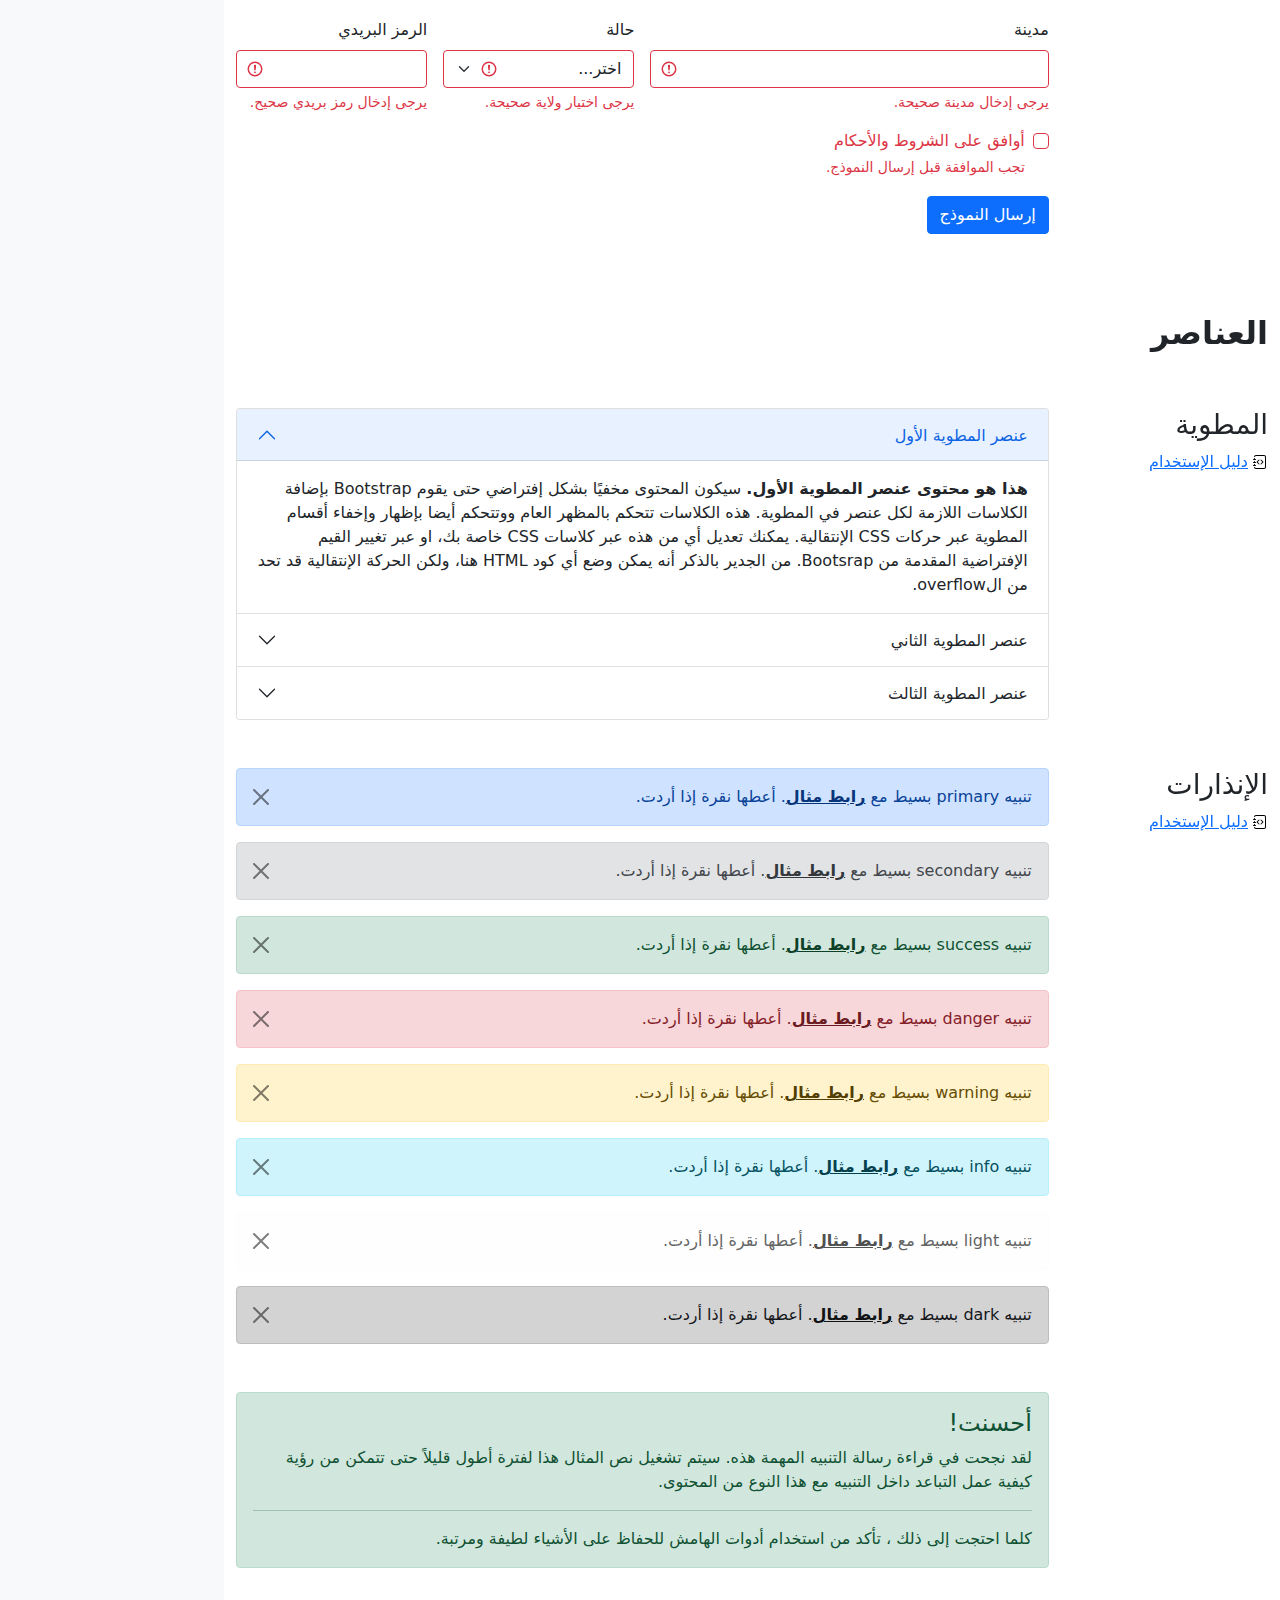
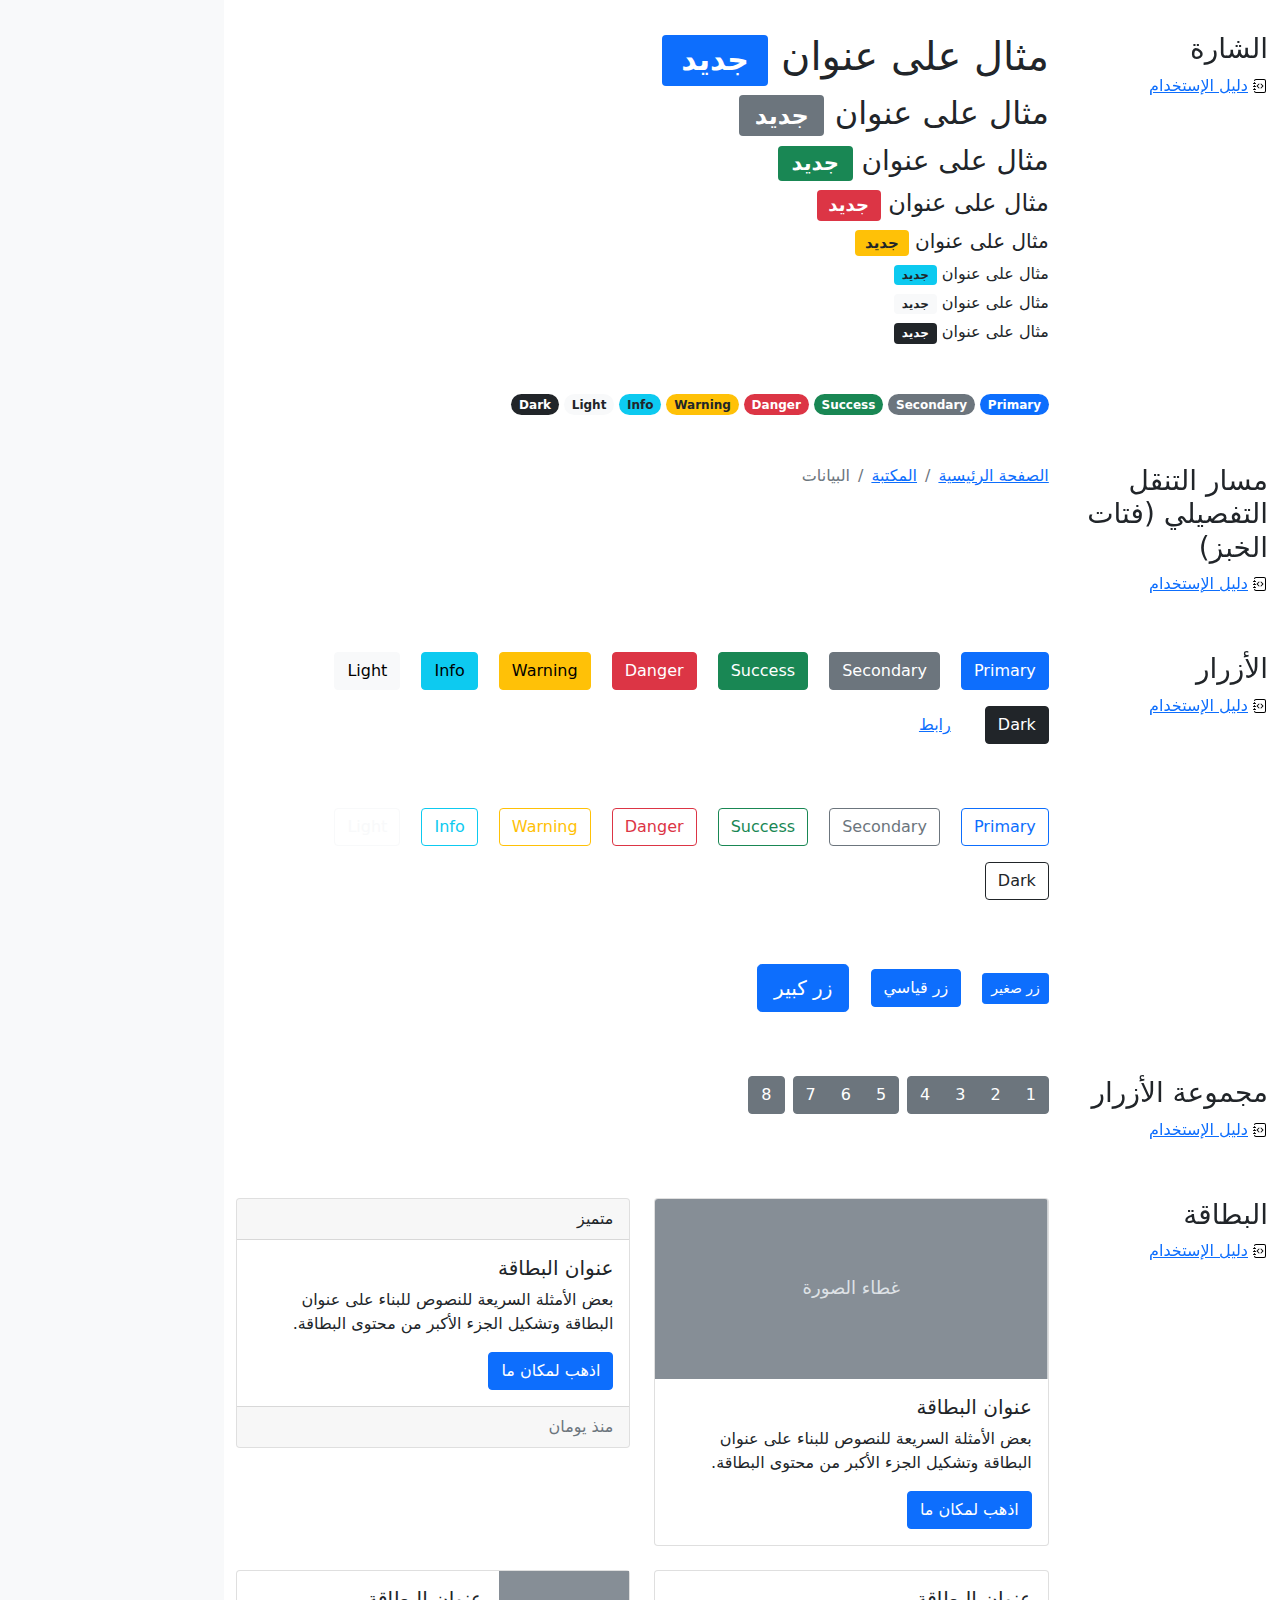
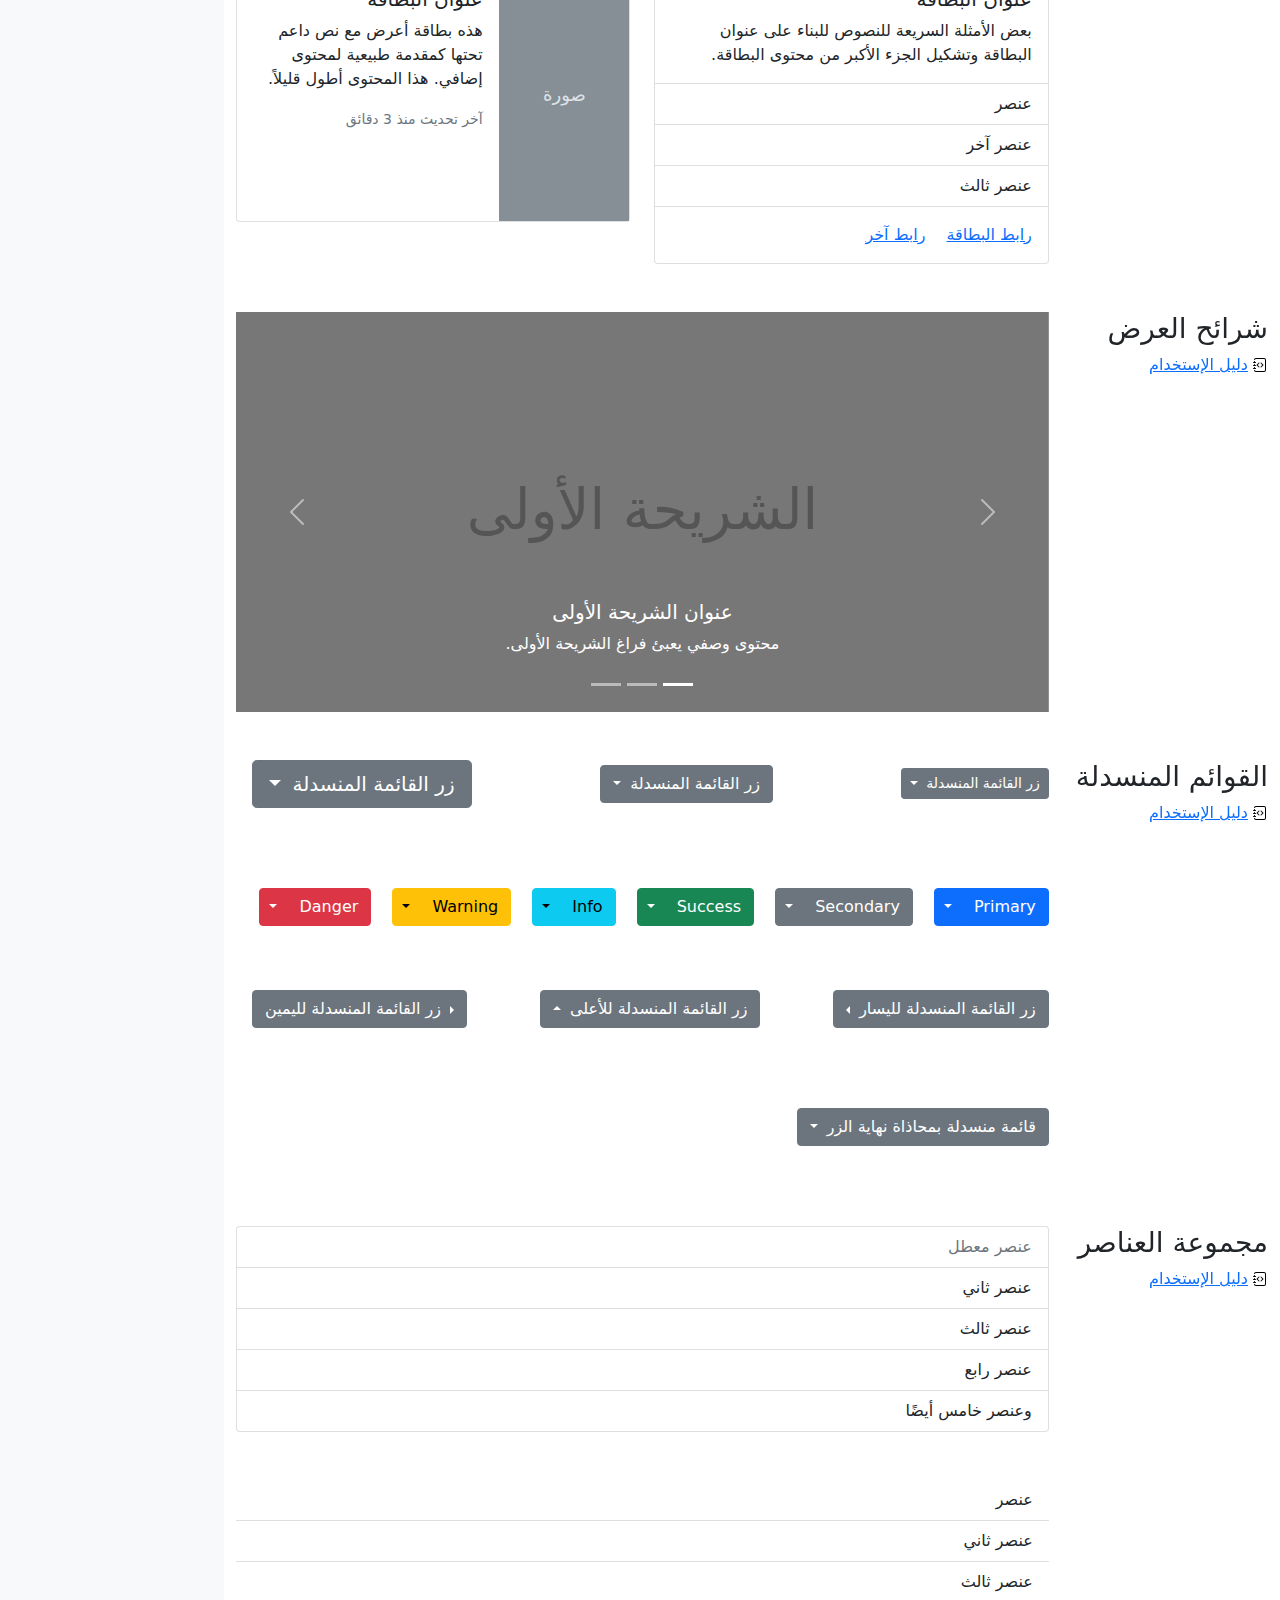
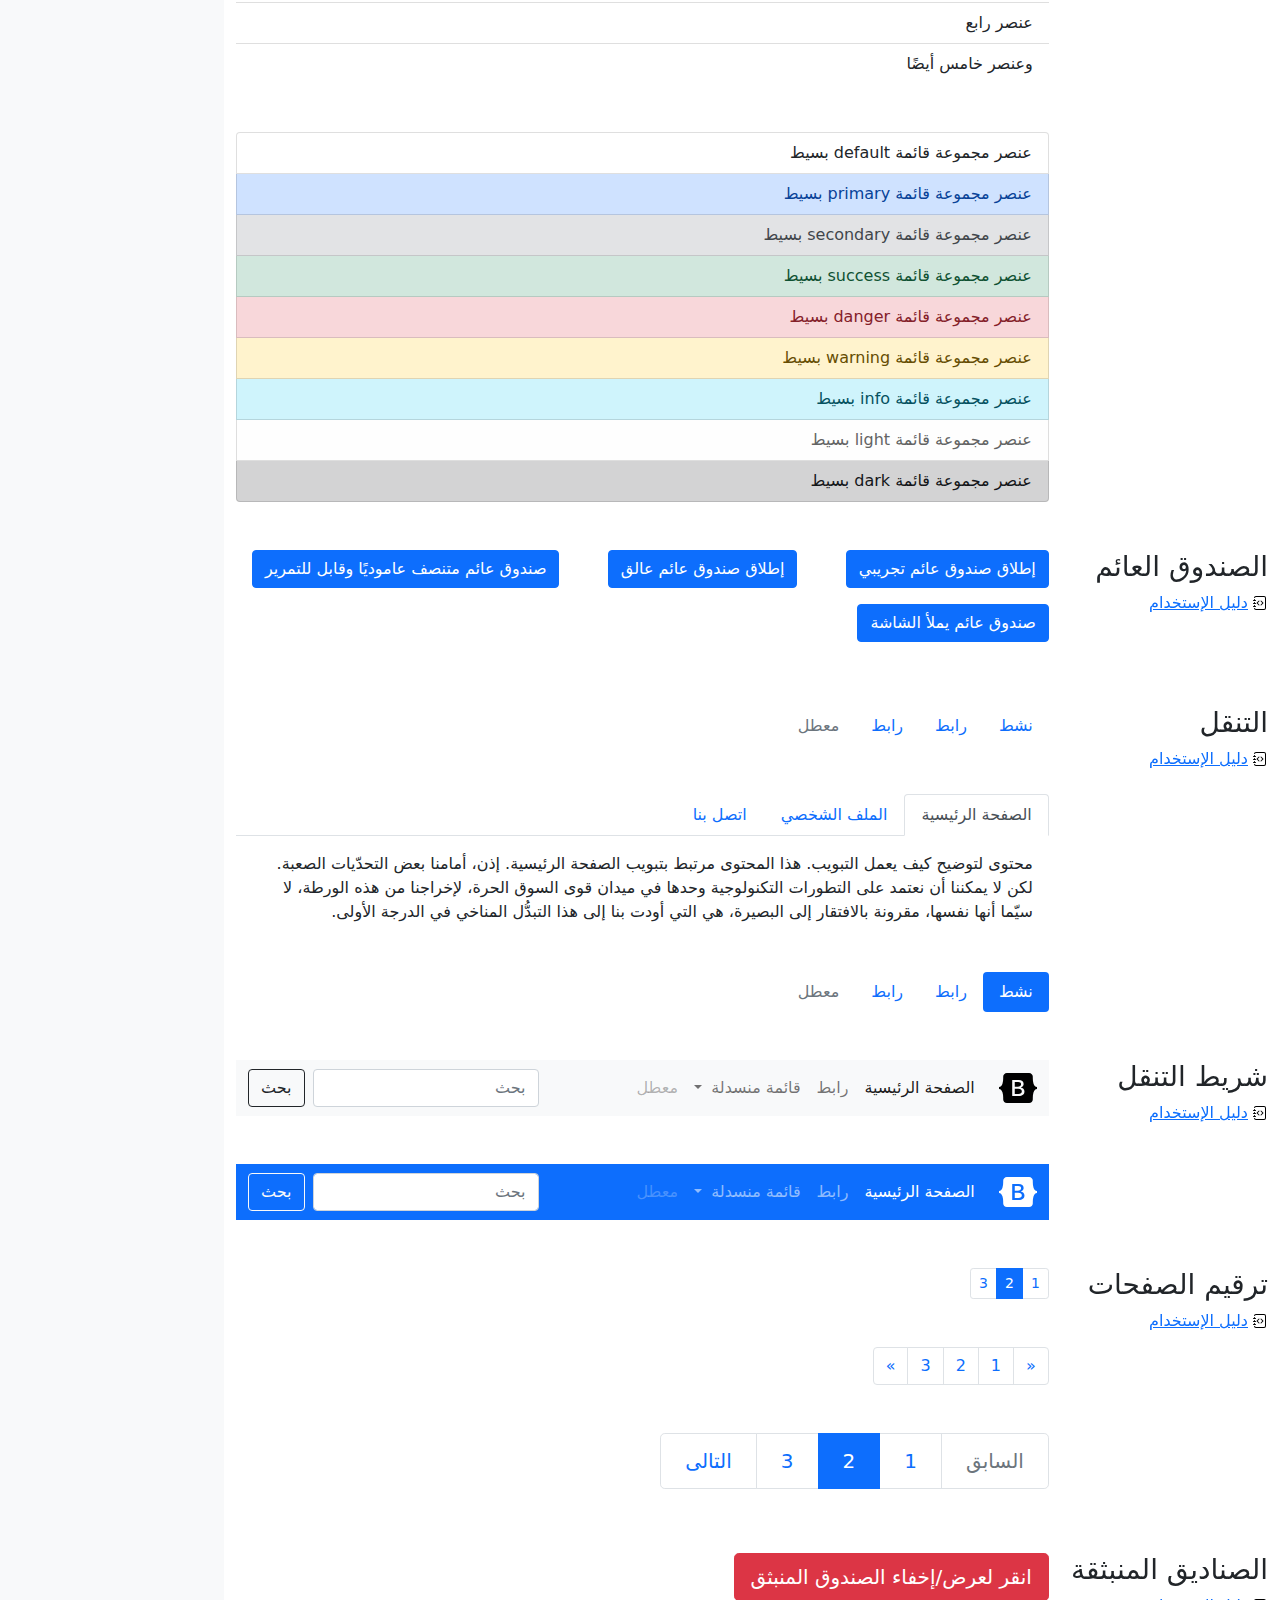
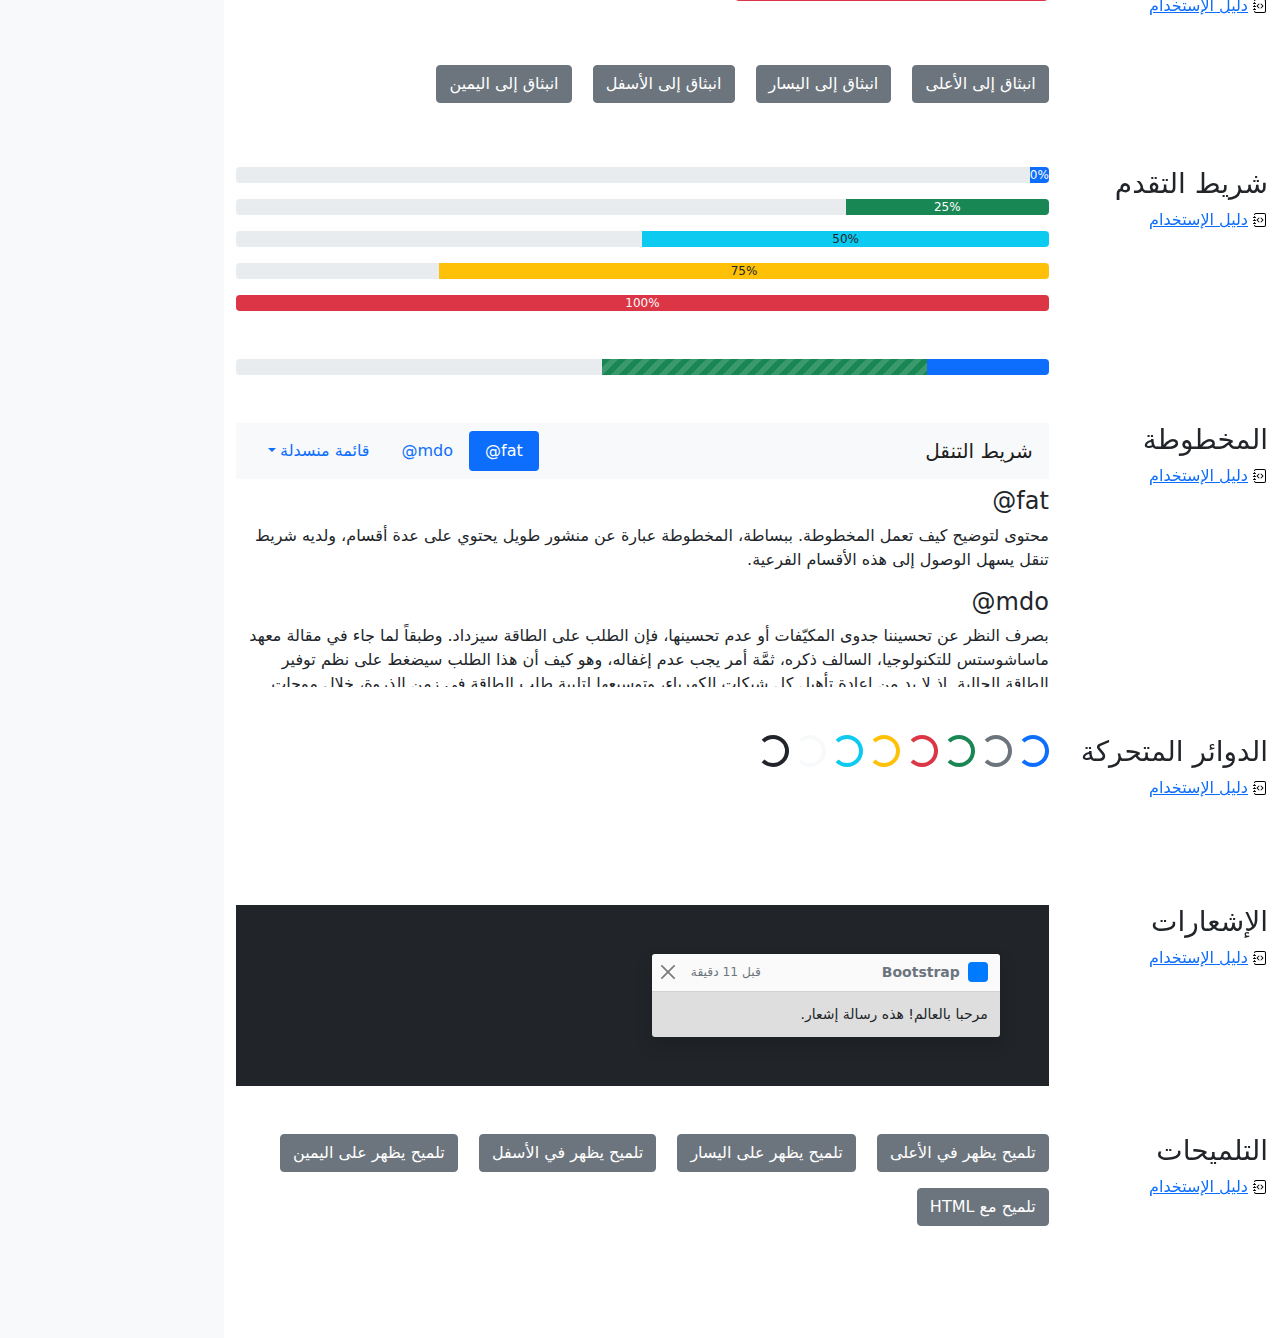
<file: apps/color_app/static/bootstrap-5.1.1-examples/bootstrap-5.1.1-examples/cheatsheet-rtl/index.html>
<!doctype html>
<html lang="ar" dir="rtl">
  <head>
    <meta charset="utf-8">
    <meta name="viewport" content="width=device-width, initial-scale=1">
    <meta name="description" content="">
    <meta name="author" content="Mark Otto, Jacob Thornton, and Bootstrap contributors">
    <meta name="generator" content="Hugo 0.88.1">
    <title>ورقة الغش · Bootstrap v5.1</title>

    <link rel="canonical" href="https://getbootstrap.com/docs/5.1/examples/cheatsheet-rtl/">

    

    <!-- Bootstrap core CSS -->
<link href="../assets/dist/css/bootstrap.rtl.min.css" rel="stylesheet">

    <style>
      .bd-placeholder-img {
        font-size: 1.125rem;
        text-anchor: middle;
        -webkit-user-select: none;
        -moz-user-select: none;
        user-select: none;
      }

      @media (min-width: 768px) {
        .bd-placeholder-img-lg {
          font-size: 3.5rem;
        }
      }
    </style>

    
    <!-- Custom styles for this template -->
    <link href="../cheatsheet/cheatsheet.rtl.css" rel="stylesheet">
  </head>
  <body class="bg-light">
    
<header class="bd-header bg-dark py-3 d-flex align-items-stretch border-bottom border-dark">
  <div class="container-fluid d-flex align-items-center">
    <h1 class="d-flex align-items-center fs-4 text-white mb-0">
      <img src="../assets/brand/bootstrap-logo-white.svg" width="38" height="30" class="me-3" alt="Bootstrap">
      ورقة الغش
    </h1>
    <a href="../examples/cheatsheet/" class="ms-auto link-light" hreflang="en">جدول بيانات LTR</a>
  </div>
</header>
<aside class="bd-aside sticky-xl-top text-muted align-self-start mb-3 mb-xl-5 px-2">
  <h2 class="h6 pt-4 pb-3 mb-4 border-bottom">على هذه الصفحة</h2>
  <nav class="small" id="toc">
    <ul class="list-unstyled">
      <li class="my-2">
        <button class="btn d-inline-flex align-items-center collapsed" data-bs-toggle="collapse" aria-expanded="false" data-bs-target="#contents-collapse" aria-controls="contents-collapse">المحتوى</button>
        <ul class="list-unstyled ps-3 collapse" id="contents-collapse">
          <li><a class="d-inline-flex align-items-center rounded" href="#typography">النصوص</a></li>
          <li><a class="d-inline-flex align-items-center rounded" href="#images">الصور</a></li>
          <li><a class="d-inline-flex align-items-center rounded" href="#tables">الجداول</a></li>
          <li><a class="d-inline-flex align-items-center rounded" href="#figures">النماذج البيانية</a></li>
        </ul>
      </li>
      <li class="my-2">
        <button class="btn d-inline-flex align-items-center collapsed" data-bs-toggle="collapse" aria-expanded="false" data-bs-target="#forms-collapse" aria-controls="forms-collapse">النماذج</button>
        <ul class="list-unstyled ps-3 collapse" id="forms-collapse">
          <li><a class="d-inline-flex align-items-center rounded" href="#overview">نظرة عامة</a></li>
          <li><a class="d-inline-flex align-items-center rounded" href="#disabled-forms">الحقول المعطلة</a></li>
          <li><a class="d-inline-flex align-items-center rounded" href="#sizing">الأحجام</a></li>
          <li><a class="d-inline-flex align-items-center rounded" href="#input-group">مجموعة الإدخال</a></li>
          <li><a class="d-inline-flex align-items-center rounded" href="#floating-labels">الحقول ذوي العناوين العائمة</a></li>
          <li><a class="d-inline-flex align-items-center rounded" href="#validation">التحقق</a></li>
        </ul>
      </li>
      <li class="my-2">
        <button class="btn d-inline-flex align-items-center collapsed" data-bs-toggle="collapse" aria-expanded="false" data-bs-target="#components-collapse" aria-controls="components-collapse">مكونات</button>
        <ul class="list-unstyled ps-3 collapse" id="components-collapse">
          <li><a class="d-inline-flex align-items-center rounded" href="#accordion">المطوية</a></li>
          <li><a class="d-inline-flex align-items-center rounded" href="#alerts">الإنذارات</a></li>
          <li><a class="d-inline-flex align-items-center rounded" href="#badge">الشارة</a></li>
          <li><a class="d-inline-flex align-items-center rounded" href="#breadcrumb">مسار التنقل التفصيلي</a></li>
          <li><a class="d-inline-flex align-items-center rounded" href="#buttons">الأزرار</a></li>
          <li><a class="d-inline-flex align-items-center rounded" href="#button-group">مجموعة الأزرار</a></li>
          <li><a class="d-inline-flex align-items-center rounded" href="#card">البطاقة</a></li>
          <li><a class="d-inline-flex align-items-center rounded" href="#carousel">شرائح العرض</a></li>
          <li><a class="d-inline-flex align-items-center rounded" href="#dropdowns">القوائم المنسدلة</a></li>
          <li><a class="d-inline-flex align-items-center rounded" href="#list-group">مجموعة العناصر</a></li>
          <li><a class="d-inline-flex align-items-center rounded" href="#modal">الصندوق العائم</a></li>
          <li><a class="d-inline-flex align-items-center rounded" href="#navs">التنقل</a></li>
          <li><a class="d-inline-flex align-items-center rounded" href="#navbar">شريط التنقل</a></li>
          <li><a class="d-inline-flex align-items-center rounded" href="#pagination">ترقيم الصفحات</a></li>
          <li><a class="d-inline-flex align-items-center rounded" href="#popovers">الصناديق المنبثقة</a></li>
          <li><a class="d-inline-flex align-items-center rounded" href="#progress">شريط التقدم</a></li>
          <li><a class="d-inline-flex align-items-center rounded" href="#scrollspy">المخطوطة</a></li>
          <li><a class="d-inline-flex align-items-center rounded" href="#spinners">الدوائر المتحركة</a></li>
          <li><a class="d-inline-flex align-items-center rounded" href="#toasts">الإشعارات</a></li>
          <li><a class="d-inline-flex align-items-center rounded" href="#tooltips">التلميحات</a></li>
        </ul>
      </li>
    </ul>
  </nav>
</aside>
<div class="bd-cheatsheet container-fluid bg-body">
  <section id="content">
    <h2 class="sticky-xl-top fw-bold pt-3 pt-xl-5 pb-2 pb-xl-3">المحتوى</h2>

    <article class="my-3" id="typography">
      <div class="bd-heading sticky-xl-top align-self-start mt-5 mb-3 mt-xl-0 mb-xl-2">
        <h3>النصوص</h3>
        <a class="d-flex align-items-center" hreflang="en" href="../content/typography/">دليل الإستخدام</a>
      </div>

      <div>
        <div class="bd-example">
        <p class="display-1">العرض 1</p>
        <p class="display-2">العرض 2</p>
        <p class="display-3">العرض 3</p>
        <p class="display-4">العرض 4</p>
        <p class="display-5">العرض 5</p>
        <p class="display-6">العرض 6</p>
        </div>

        <div class="bd-example">
        <p class="h1">عنوان 1</p>
        <p class="h2">عنوان 2</p>
        <p class="h3">عنوان 3</p>
        <p class="h4">عنوان 4</p>
        <p class="h5">عنوان 5</p>
        <p class="h6">عنوان 6</p>
        </div>

        <div class="bd-example">
        <p class="lead">
          هذه قطعة إملائية متميزة، فهي مصممة لتكون بارزة من بين القطع الإملائية الأخرى.
        </p>
        </div>

        <div class="bd-example">
        <p>يمكنك استخدام تصنيف mark <mark>لتحديد</mark> نص.</p>
        <p><del>من المفترض أن يتم التعامل مع هذا السطر كنص محذوف.</del></p>
        <p><s>من المفترض أن يتم التعامل مع هذا السطر على أنه لم يعد دقيقًا.</s></p>
        <p><ins>من المفترض أن يتم التعامل مع هذا السطر كإضافة إلى المستند.</ins></p>
        <p><u>سيتم عرض النص في هذا السطر كما وتحته خط.</u></p>
        <p><small>من المفترض أن يتم التعامل مع هذا السطر على أنه يحوي تفاصيل صغيرة.</small></p>
        <p><strong>هذا السطر يحوي نص عريض.</strong></p>
        <p><em>هذا السطر يحوي نص مائل.</em></p>
        </div>

        <div class="bd-example">
        <blockquote class="blockquote">
          <p>إقتباس مبهر، موضوع في عنصر blockquote</p>
          <footer class="blockquote-footer">شخص مشهور في <cite title= "عنوان المصدر"> عنوان المصدر </cite></footer>
        </blockquote>
        </div>

        <div class="bd-example">
        <ul class="list-unstyled">
          <li>هذه قائمة عناصر.</li>
          <li>بالرغم من أنها مصممة كي لا تظهر كذلك.</li>
          <li>إلا أنها مجهزة كـ قائمة خلف الكواليس</li>
          <li>هذا التصميم ينطبق فقد على القائمة الرئيسية</li>
          <li>القوائم الفرعية
            <ul>
              <li>لا تتأثر بهذا التصميم</li>
              <li>فهي تظهر عليها علامات الترقيم</li>
              <li>وتحتوي على مساحة فارغة بجوارها</li>
            </ul>
          </li>
          <li>قد يكون هذا التصميم مفيدًا في بعض الأحيان.</li>
        </ul>
        </div>

        <div class="bd-example">
        <ul class="list-inline">
          <li class="list-inline-item">هذا عنصر في قائمة.</li>
          <li class="list-inline-item">وهذا أيضًا.</li>
          <li class="list-inline-item">لكنهم يظهرون متجاورين.</li>
        </ul>
        </div>
      </div>
    </article>
    <article class="my-3" id="images">
      <div class="bd-heading sticky-xl-top align-self-start mt-5 mb-3 mt-xl-0 mb-xl-2">
        <h3>الصور</h3>
        <a class="d-flex align-items-center" hreflang="en" href="../content/images/">دليل الإستخدام</a>
      </div>

      <div>
        <div class="bd-example">
        <svg class="bd-placeholder-img bd-placeholder-img-lg img-fluid" width="100%" height="250" xmlns="http://www.w3.org/2000/svg" role="img" aria-label="Placeholder: صورة مستجيبة" preserveAspectRatio="xMidYMid slice" focusable="false"><title>Placeholder</title><rect width="100%" height="100%" fill="#868e96"/><text x="50%" y="50%" fill="#dee2e6" dy=".3em">صورة مستجيبة</text></svg>

        </div>

        <div class="bd-example">
        <svg class="bd-placeholder-img img-thumbnail" width="200" height="200" xmlns="http://www.w3.org/2000/svg" role="img" aria-label="صورة عنصر نائب مربع عام مع حدود بيضاء حولها ، مما يجعلها تشبه صورة تم التقاطها بكاميرا فورية قديمة: 200x200" preserveAspectRatio="xMidYMid slice" focusable="false"><title>صورة عنصر نائب مربع عام مع حدود بيضاء حولها ، مما يجعلها تشبه صورة تم التقاطها بكاميرا فورية قديمة</title><rect width="100%" height="100%" fill="#868e96"/><text x="50%" y="50%" fill="#dee2e6" dy=".3em">200x200</text></svg>

        </div>
      </div>
    </article>
    <article class="my-3" id="tables">
      <div class="bd-heading sticky-xl-top align-self-start mt-5 mb-3 mt-xl-0 mb-xl-2">
        <h3>الجداول</h3>
        <a class="d-flex align-items-center" hreflang="en" href="../content/tables/">دليل الإستخدام</a>
      </div>

      <div>
        <div class="bd-example">
        <table class="table table-striped">
          <thead>
          <tr>
            <th scope="col">#</th>
            <th scope="col">الاسم الاول</th>
            <th scope="col">الكنية</th>
            <th scope="col">الاسم المستعار</th>
          </tr>
          </thead>
          <tbody>
          <tr>
            <th scope="row">1</th>
            <td>Mark</td>
            <td>Otto</td>
            <td><bdo lang="en" dir="ltr">@mdo</bdo></td>
          </tr>
          <tr>
            <th scope="row">2</th>
            <td>Jacob</td>
            <td>Thornton</td>
            <td><bdo lang="en" dir="ltr">@fat</bdo></td>
          </tr>
          <tr>
            <th scope="row">3</th>
            <td colspan="2">Larry the Bird</td>
            <td><bdo lang="en" dir="ltr">@twitter</bdo></td>
          </tr>
          </tbody>
        </table>
        </div>

        <div class="bd-example">
        <table class="table table-dark table-borderless">
          <thead>
          <tr>
            <th scope="col">#</th>
            <th scope="col">الاسم الاول</th>
            <th scope="col">الكنية</th>
            <th scope="col">الاسم المستعار</th>
          </tr>
          </thead>
          <tbody>
          <tr>
            <th scope="row">1</th>
            <td>Mark</td>
            <td>Otto</td>
            <td><bdo lang="en" dir="ltr">@mdo</bdo></td>
          </tr>
          <tr>
            <th scope="row">2</th>
            <td>Jacob</td>
            <td>Thornton</td>
            <td><bdo lang="en" dir="ltr">@fat</bdo></td>
          </tr>
          <tr>
            <th scope="row">3</th>
            <td colspan="2">Larry the Bird</td>
            <td><bdo lang="en" dir="ltr">@twitter</bdo></td>
          </tr>
          </tbody>
        </table>
        </div>

        <div class="bd-example">
        <table class="table table-hover">
          <thead>
          <tr>
            <th scope="col">Class</th>
            <th scope="col">عنوان</th>
            <th scope="col">عنوان</th>
          </tr>
          </thead>
          <tbody>
          <tr>
            <th scope="row">Default</th>
            <td>خلية</td>
            <td>خلية</td>
          </tr>
          
          <tr class="table-primary">
            <th scope="row">Primary</th>
            <td>خلية</td>
            <td>خلية</td>
          </tr>
          <tr class="table-secondary">
            <th scope="row">Secondary</th>
            <td>خلية</td>
            <td>خلية</td>
          </tr>
          <tr class="table-success">
            <th scope="row">Success</th>
            <td>خلية</td>
            <td>خلية</td>
          </tr>
          <tr class="table-danger">
            <th scope="row">Danger</th>
            <td>خلية</td>
            <td>خلية</td>
          </tr>
          <tr class="table-warning">
            <th scope="row">Warning</th>
            <td>خلية</td>
            <td>خلية</td>
          </tr>
          <tr class="table-info">
            <th scope="row">Info</th>
            <td>خلية</td>
            <td>خلية</td>
          </tr>
          <tr class="table-light">
            <th scope="row">Light</th>
            <td>خلية</td>
            <td>خلية</td>
          </tr>
          <tr class="table-dark">
            <th scope="row">Dark</th>
            <td>خلية</td>
            <td>خلية</td>
          </tr>
          </tbody>
        </table>
        </div>

        <div class="bd-example">
        <table class="table table-sm table-bordered">
          <thead>
          <tr>
            <th scope="col">#</th>
            <th scope="col">الاسم الاول</th>
            <th scope="col">الكنية</th>
            <th scope="col">الاسم المستعار</th>
          </tr>
          </thead>
          <tbody>
          <tr>
            <th scope="row">1</th>
            <td>Mark</td>
            <td>Otto</td>
            <td><bdo lang="en" dir="ltr">@mdo</bdo></td>
          </tr>
          <tr>
            <th scope="row">2</th>
            <td>Jacob</td>
            <td>Thornton</td>
            <td><bdo lang="en" dir="ltr">@fat</bdo></td>
          </tr>
          <tr>
            <th scope="row">3</th>
            <td colspan="2">Larry the Bird</td>
            <td><bdo lang="en" dir="ltr">@twitter</bdo></td>
          </tr>
          </tbody>
        </table>
        </div>
      </div>
    </article>
    <article class="my-3" id="figures">
      <div class="bd-heading sticky-xl-top align-self-start mt-5 mb-3 mt-xl-0 mb-xl-2">
        <h3>النماذج البيانية</h3>
        <a class="d-flex align-items-center" hreflang="en" href="../content/figures/">دليل الإستخدام</a>
      </div>

      <div>
        <div class="bd-example">
        <figure class="figure">
          <svg class="bd-placeholder-img figure-img img-fluid rounded" width="400" height="300" xmlns="http://www.w3.org/2000/svg" role="img" aria-label="Placeholder: 400x300" preserveAspectRatio="xMidYMid slice" focusable="false"><title>Placeholder</title><rect width="100%" height="100%" fill="#868e96"/><text x="50%" y="50%" fill="#dee2e6" dy=".3em">400x300</text></svg>

          <figcaption class="figure-caption">شرح للصورة أعلاه.</figcaption>
        </figure>
        </div>
      </div>
    </article>
  </section>

  <section id="forms">
    <h2 class="sticky-xl-top fw-bold pt-3 pt-xl-5 pb-2 pb-xl-3">النماذج</h2>

    <article class="my-3" id="overview">
      <div class="bd-heading sticky-xl-top align-self-start mt-5 mb-3 mt-xl-0 mb-xl-2">
        <h3>نظرة عامة</h3>
        <a class="d-flex align-items-center" hreflang="en" href="../forms/overview/">دليل الإستخدام</a>
      </div>

      <div>
        <div class="bd-example">
        <form>
          <div class="mb-3">
            <label for="exampleInputEmail1" class="form-label">البريد الإلكتروني</label>
            <input type="email" class="form-control" id="exampleInputEmail1" aria-describedby="emailHelp">
            <div id="emailHelp" class="form-text">لن نقوم بمشاركة بريدك الإلكتروني مع أي شخص آخر.</div>
          </div>
          <div class="mb-3">
            <label for="exampleInputPassword1" class="form-label">كلمة السر</label>
            <input type="password" class="form-control" id="exampleInputPassword1">
          </div>
          <div class="mb-3 form-check">
            <input type="checkbox" class="form-check-input" id="exampleCheck1">
            <label class="form-check-label" for="exampleCheck1">اخترني</label>
          </div>
          <fieldset class="mb-3">
            <legend>أزرار الاختيار الأحادي</legend>
            <div class="form-check">
              <input type="radio" name="radios" class="form-check-input" id="exampleRadio1" checked>
              <label class="form-check-label" for="exampleRadio1">الخيار الافتراضي</label>
            </div>
            <div class="mb-3 form-check">
              <input type="radio" name="radios" class="form-check-input" id="exampleRadio2">
              <label class="form-check-label" for="exampleRadio2">خيار آخر</label>
            </div>
          </fieldset>
          <div class="mb-3">
            <label class="form-label" for="customFile">رفع</label>
            <input type="file" class="form-control" id="customFile">
          </div>
          <div class="mb-3 form-check form-switch">
            <input class="form-check-input" type="checkbox" id="flexSwitchCheckChecked" checked>
            <label class="form-check-label" for="flexSwitchCheckChecked">زر على شكل مفتاح اختيار.</label>
          </div>
          <div class="mb-3">
            <label for="customRange3" class="form-label">مثال على حقل اختيار نطاقي</label>
            <input type="range" class="form-range" min="0" max="5" step="0.5" id="customRange3">
          </div>
          <button type="submit" class="btn btn-primary">إرسال</button>
        </form>
        </div>
      </div>
    </article>
    <article class="my-3" id="disabled-forms">
      <div class="bd-heading sticky-xl-top align-self-start mt-5 mb-3 mt-xl-0 mb-xl-2">
        <h3>الحقول المعطلة</h3>
        <a class="d-flex align-items-center" hreflang="en" href="../forms/overview/#disabled-forms">دليل الإستخدام</a>
      </div>

      <div>
        <div class="bd-example">
        <form>
          <fieldset disabled aria-label="مثال على مجموعة الحقول المعطلة">
            <div class="mb-3">
              <label for="disabledTextInput" class="form-label">حقل إدخال معطل</label>
              <input type="text" id="disabledTextInput" class="form-control" placeholder="حقل إدخال معطل">
            </div>
            <div class="mb-3">
              <label for="disabledSelect" class="form-label">قائمة اختيار معطلة</label>
              <select id="disabledSelect" class="form-select">
                <option>خيار معطل</option>
              </select>
            </div>
            <div class="mb-3">
              <div class="form-check">
                <input class="form-check-input" type="checkbox" id="disabledFieldsetCheck" disabled>
                <label class="form-check-label" for="disabledFieldsetCheck">
                  زر اختيار معطل
                </label>
              </div>
            </div>
            <fieldset class="mb-3">
              <legend>أزرار اختيار أحادي معطلين</legend>
              <div class="form-check">
                <input type="radio" name="radios" class="form-check-input" id="disabledRadio1" disabled>
                <label class="form-check-label" for="disabledRadio1">خيار معطل</label>
              </div>
              <div class="mb-3 form-check">
                <input type="radio" name="radios" class="form-check-input" id="disabledRadio2" disabled>
                <label class="form-check-label" for="disabledRadio2">خيار آخر معطل</label>
              </div>
            </fieldset>
            <div class="mb-3">
              <label class="form-label" for="disabledCustomFile">رفع معطل</label>
              <input type="file" class="form-control" id="disabledCustomFile" disabled>
            </div>
            <div class="mb-3 form-check form-switch">
              <input class="form-check-input" type="checkbox" id="disabledSwitchCheckChecked" checked disabled>
              <label class="form-check-label" for="disabledSwitchCheckChecked">زر معطل على شكل مفتاح اختيار.</label>
            </div>
            <div class="mb-3">
              <label for="disabledRange" class="form-label">حقل اختيار نطاقي معطل</label>
              <input type="range" class="form-range" min="0" max="5" step="0.5" id="disabledRange">
            </div>
            <button type="submit" class="btn btn-primary">إرسال</button>
          </fieldset>
        </form>
        </div>
      </div>
    </article>
    <article class="my-3" id="sizing">
      <div class="bd-heading sticky-xl-top align-self-start mt-5 mb-3 mt-xl-0 mb-xl-2">
        <h3>الأحجام</h3>
        <a class="d-flex align-items-center" hreflang="en" href="../forms/form-control/#sizing">دليل الإستخدام</a>
      </div>

      <div>
        <div class="bd-example">
        <div class="mb-3">
          <input class="form-control form-control-lg" type="text" placeholder="حقل إدخال كبير" aria-label=".form-control-lg مثال">
        </div>
        <div class="mb-3">
          <select class="form-select form-select-lg mb-3" aria-label=".form-select-lg مثال">
            <option selected>افتح قائمة الاختيار هذه</option>
            <option value="1">واحد</option>
            <option value="2">اثنان</option>
            <option value="3">ثلاثة</option>
          </select>
        </div>
        <div class="mb-3">
          <input type="file" class="form-control form-control-lg" aria-label="مثال على إدخال ملف كبير">
        </div>
        </div>

        <div class="bd-example">
        <div class="mb-3">
          <input class="form-control form-control-sm" type="text" placeholder="حقل إدخال صغير" aria-label=".form-control-sm مثال">
        </div>
        <div class="mb-3">
          <select class="form-select form-select-sm" aria-label=".form-select-sm مثال">
            <option selected>افتح قائمة الاختيار هذه</option>
            <option value="1">واحد</option>
            <option value="2">اثنان</option>
            <option value="3">ثلاثة</option>
          </select>
        </div>
        <div class="mb-3">
          <input type="file" class="form-control form-control-sm" aria-label="مثال على إدخال ملف صغير">
        </div>
        </div>
      </div>
    </article>
    <article class="my-3" id="input-group">
      <div class="bd-heading sticky-xl-top align-self-start mt-5 mb-3 mt-xl-0 mb-xl-2">
        <h3>مجموعة الإدخال</h3>
        <a class="d-flex align-items-center" hreflang="en" href="../forms/input-group/">دليل الإستخدام</a>
      </div>

      <div>
        <div class="bd-example">
        <div class="input-group mb-3">
          <span class="input-group-text" id="basic-addon1">أنا اسمي</span>
          <input type="text" class="form-control" placeholder="فلان الفلاني" aria-label="الاسم" aria-describedby="basic-addon1">
        </div>
        <div class="input-group mb-3">
          <input type="text" class="form-control" placeholder="أنا أحب الكعك والقهوة" aria-label="الطعام المفضل" aria-describedby="basic-addon2">
          <span class="input-group-text" id="basic-addon2">وغيرها</span>
        </div>
        <label for="basic-url" class="form-label">عنوان حسابك الشخصي</label>
        <div class="input-group mb-3">
          <input type="text" class="form-control" id="basic-url" aria-describedby="basic-addon3">
          <span class="input-group-text" id="basic-addon3"><bdo lang="en" dir="ltr">https://example.com/users/</bdo></span>
        </div>
        <div class="input-group mb-3">
          <span class="input-group-text"><bdo lang="en" dir="ltr">.00</bdo></span>
          <input type="text" class="form-control" aria-label="المبلغ (لأقرب دولار)">
          <span class="input-group-text">$</span>
        </div>
        <div class="input-group">
          <span class="input-group-text">مع textarea</span>
          <textarea class="form-control" aria-label="مع textarea"></textarea>
        </div>
        </div>
      </div>
    </article>
    <article class="my-3" id="floating-labels">
      <div class="bd-heading sticky-xl-top align-self-start mt-5 mb-3 mt-xl-0 mb-xl-2">
        <h3>الحقول ذوي العناوين العائمة</h3>
        <a class="d-flex align-items-center" href="../forms/floating-labels/">دليل الإستخدام</a>
      </div>

      <div>
        <div class="bd-example">
        <form>
          <div class="form-floating mb-3">
            <input type="email" class="form-control" id="floatingInput" placeholder="name@example.com">
            <label for="floatingInput">البريد الالكتروني</label>
          </div>
          <div class="form-floating">
            <input type="password" class="form-control" id="floatingPassword" placeholder="كلمة السر">
            <label for="floatingPassword">كلمة السر</label>
          </div>
        </form>
        </div>
      </div>
    </article>
    <article class="my-3" id="validation">
      <div class="bd-heading sticky-xl-top align-self-start mt-5 mb-3 mt-xl-0 mb-xl-2">
        <h3>التحقق</h3>
        <a class="d-flex align-items-center" hreflang="en" href="../forms/validation/">دليل الإستخدام</a>
      </div>

      <div>
        <div class="bd-example">
        <form class="row g-3">
          <div class="col-md-4">
            <label for="validationServer01" class="form-label">الاسم الاول</label>
            <input type="text" class="form-control is-valid" id="validationServer01" value="Mark" required>
            <div class="valid-feedback">
              يبدو صحيحًا!
            </div>
          </div>
          <div class="col-md-4">
            <label for="validationServer02" class="form-label">الكنية</label>
            <input type="text" class="form-control is-valid" id="validationServer02" value="Otto" required>
            <div class="valid-feedback">
              يبدو صحيحًا!
            </div>
          </div>
          <div class="col-md-4">
            <label for="validationServerUsername" class="form-label">اسم المستخدم</label>
            <div class="input-group has-validation">
              <input type="text" class="form-control is-invalid" id="validationServerUsername" aria-describedby="inputGroupPrepend3" required>
              <span class="input-group-text" id="inputGroupPrepend3">@</span>
              <div class="invalid-feedback">
                يرجى اختيار اسم مستخدم.
              </div>
            </div>
          </div>
          <div class="col-md-6">
            <label for="validationServer03" class="form-label">مدينة</label>
            <input type="text" class="form-control is-invalid" id="validationServer03" required>
            <div class="invalid-feedback">
              يرجى إدخال مدينة صحيحة.
            </div>
          </div>
          <div class="col-md-3">
            <label for="validationServer04" class="form-label">حالة</label>
            <select class="form-select is-invalid" id="validationServer04" required>
              <option selected disabled value="">اختر...</option>
              <option>...</option>
            </select>
            <div class="invalid-feedback">
              يرجى اختيار ولاية صحيحة.
            </div>
          </div>
          <div class="col-md-3">
            <label for="validationServer05" class="form-label">الرمز البريدي</label>
            <input type="text" class="form-control is-invalid" id="validationServer05" required>
            <div class="invalid-feedback">
              يرجى إدخال رمز بريدي صحيح.
            </div>
          </div>
          <div class="col-12">
            <div class="form-check">
              <input class="form-check-input is-invalid" type="checkbox" value="" id="invalidCheck3" required>
              <label class="form-check-label" for="invalidCheck3">
                أوافق على الشروط والأحكام
              </label>
              <div class="invalid-feedback">
                تجب الموافقة قبل إرسال النموذج.
              </div>
            </div>
          </div>
          <div class="col-12">
            <button class="btn btn-primary" type="submit">إرسال النموذج</button>
          </div>
        </form>
        </div>
      </div>
    </article>
  </section>

  <section id="components">
    <h2 class="sticky-xl-top fw-bold pt-3 pt-xl-5 pb-2 pb-xl-3">العناصر</h2>

    <article class="my-3" id="accordion">
      <div class="bd-heading sticky-xl-top align-self-start mt-5 mb-3 mt-xl-0 mb-xl-2">
        <h3>المطوية</h3>
        <a class="d-flex align-items-center" hreflang="en" href="../components/accordion/">دليل الإستخدام</a>
      </div>

      <div>
        <div class="bd-example">
        <div class="accordion" id="accordionExample">
          <div class="accordion-item">
            <h4 class="accordion-header" id="headingOne">
              <button class="accordion-button" type="button" data-bs-toggle="collapse" data-bs-target="#collapseOne" aria-expanded="true" aria-controls="collapseOne">
                عنصر المطوية الأول
              </button>
            </h4>
            <div id="collapseOne" class="accordion-collapse collapse show" aria-labelledby="headingOne" data-bs-parent="#accordionExample">
              <div class="accordion-body">
                <strong>هذا هو محتوى عنصر المطوية الأول.</strong> سيكون المحتوى مخفيًا بشكل إفتراضي حتى يقوم Bootstrap بإضافة الكلاسات اللازمة لكل عنصر في المطوية. هذه الكلاسات تتحكم بالمظهر العام ووتتحكم أيضا بإظهار وإخفاء أقسام المطوية عبر حركات CSS الإنتقالية. يمكنك تعديل أي من هذه عبر كلاسات CSS خاصة بك، او عبر تغيير القيم الإفتراضية المقدمة من Bootsrap. من الجدير بالذكر أنه يمكن وضع أي كود HTML هنا، ولكن الحركة الإنتقالية قد تحد من الoverflow.
              </div>
            </div>
          </div>
          <div class="accordion-item">
            <h4 class="accordion-header" id="headingTwo">
              <button class="accordion-button collapsed" type="button" data-bs-toggle="collapse" data-bs-target="#collapseTwo" aria-expanded="false" aria-controls="collapseTwo">
                عنصر المطوية الثاني
              </button>
            </h4>
            <div id="collapseTwo" class="accordion-collapse collapse" aria-labelledby="headingTwo" data-bs-parent="#accordionExample">
              <div class="accordion-body">
                <strong>هذا هو محتوى عنصر المطوية الثاني.</strong> سيكون المحتوى مخفيًا بشكل إفتراضي حتى يقوم Bootstrap بإضافة الكلاسات اللازمة لكل عنصر في المطوية. هذه الكلاسات تتحكم بالمظهر العام ووتتحكم أيضا بإظهار وإخفاء أقسام المطوية عبر حركات CSS الإنتقالية. يمكنك تعديل أي من هذه عبر كلاسات CSS خاصة بك، او عبر تغيير القيم الإفتراضية المقدمة من Bootsrap. من الجدير بالذكر أنه يمكن وضع أي كود HTML هنا، ولكن الحركة الإنتقالية قد تحد من الoverflow.
              </div>
            </div>
          </div>
          <div class="accordion-item">
            <h4 class="accordion-header" id="headingThree">
              <button class="accordion-button collapsed" type="button" data-bs-toggle="collapse" data-bs-target="#collapseThree" aria-expanded="false" aria-controls="collapseThree">
                عنصر المطوية الثالث
              </button>
            </h4>
            <div id="collapseThree" class="accordion-collapse collapse" aria-labelledby="headingThree" data-bs-parent="#accordionExample">
              <div class="accordion-body">
                <strong>هذا هو محتوى عنصر المطوية الثالث.</strong> سيكون المحتوى مخفيًا بشكل إفتراضي حتى يقوم Bootstrap بإضافة الكلاسات اللازمة لكل عنصر في المطوية. هذه الكلاسات تتحكم بالمظهر العام ووتتحكم أيضا بإظهار وإخفاء أقسام المطوية عبر حركات CSS الإنتقالية. يمكنك تعديل أي من هذه عبر كلاسات CSS خاصة بك، او عبر تغيير القيم الإفتراضية المقدمة من Bootsrap. من الجدير بالذكر أنه يمكن وضع أي كود HTML هنا، ولكن الحركة الإنتقالية قد تحد من الoverflow.
              </div>
            </div>
          </div>
        </div>
        </div>
      </div>
    </article>
    <article class="my-3" id="alerts">
      <div class="bd-heading sticky-xl-top align-self-start mt-5 mb-3 mt-xl-0 mb-xl-2">
        <h3>الإنذارات</h3>
        <a class="d-flex align-items-center" hreflang="en" href="../components/alerts/">دليل الإستخدام</a>
      </div>

      <div>
        <div class="bd-example">
        
        <div class="alert alert-primary alert-dismissible fade show" role="alert">
          تنبيه primary بسيط مع <a href="#" class="alert-link">رابط مثال</a>. أعطها نقرة إذا أردت.
          <button type="button" class="btn-close" data-bs-dismiss="alert" aria-label="قريب"></button>
        </div>
        <div class="alert alert-secondary alert-dismissible fade show" role="alert">
          تنبيه secondary بسيط مع <a href="#" class="alert-link">رابط مثال</a>. أعطها نقرة إذا أردت.
          <button type="button" class="btn-close" data-bs-dismiss="alert" aria-label="قريب"></button>
        </div>
        <div class="alert alert-success alert-dismissible fade show" role="alert">
          تنبيه success بسيط مع <a href="#" class="alert-link">رابط مثال</a>. أعطها نقرة إذا أردت.
          <button type="button" class="btn-close" data-bs-dismiss="alert" aria-label="قريب"></button>
        </div>
        <div class="alert alert-danger alert-dismissible fade show" role="alert">
          تنبيه danger بسيط مع <a href="#" class="alert-link">رابط مثال</a>. أعطها نقرة إذا أردت.
          <button type="button" class="btn-close" data-bs-dismiss="alert" aria-label="قريب"></button>
        </div>
        <div class="alert alert-warning alert-dismissible fade show" role="alert">
          تنبيه warning بسيط مع <a href="#" class="alert-link">رابط مثال</a>. أعطها نقرة إذا أردت.
          <button type="button" class="btn-close" data-bs-dismiss="alert" aria-label="قريب"></button>
        </div>
        <div class="alert alert-info alert-dismissible fade show" role="alert">
          تنبيه info بسيط مع <a href="#" class="alert-link">رابط مثال</a>. أعطها نقرة إذا أردت.
          <button type="button" class="btn-close" data-bs-dismiss="alert" aria-label="قريب"></button>
        </div>
        <div class="alert alert-light alert-dismissible fade show" role="alert">
          تنبيه light بسيط مع <a href="#" class="alert-link">رابط مثال</a>. أعطها نقرة إذا أردت.
          <button type="button" class="btn-close" data-bs-dismiss="alert" aria-label="قريب"></button>
        </div>
        <div class="alert alert-dark alert-dismissible fade show" role="alert">
          تنبيه dark بسيط مع <a href="#" class="alert-link">رابط مثال</a>. أعطها نقرة إذا أردت.
          <button type="button" class="btn-close" data-bs-dismiss="alert" aria-label="قريب"></button>
        </div>
        </div>

        <div class="bd-example">
        <div class="alert alert-success" role="alert">
          <h4 class="alert-heading">أحسنت!</h4>
          <p>لقد نجحت في قراءة رسالة التنبيه المهمة هذه. سيتم تشغيل نص المثال هذا لفترة أطول قليلاً حتى تتمكن من رؤية كيفية عمل التباعد داخل التنبيه مع هذا النوع من المحتوى.</p>
          <hr>
          <p class="mb-0">كلما احتجت إلى ذلك ، تأكد من استخدام أدوات الهامش للحفاظ على الأشياء لطيفة ومرتبة.</p>
        </div>
        </div>
      </div>
    </article>
    <article class="my-3" id="badge">
      <div class="bd-heading sticky-xl-top align-self-start mt-5 mb-3 mt-xl-0 mb-xl-2">
        <h3>الشارة</h3>
        <a class="d-flex align-items-center" hreflang="en" href="../components/badge/">دليل الإستخدام</a>
      </div>

      <div>
        <div class="bd-example">
        <p class="h1">مثال على عنوان <span class="badge bg-primary">جديد</span></p>
        <p class="h2">مثال على عنوان <span class="badge bg-secondary">جديد</span></p>
        <p class="h3">مثال على عنوان <span class="badge bg-success">جديد</span></p>
        <p class="h4">مثال على عنوان <span class="badge bg-danger">جديد</span></p>
        <p class="h5">مثال على عنوان <span class="badge bg-warning text-dark">جديد</span></p>
        <p class="h6">مثال على عنوان <span class="badge bg-info text-dark">جديد</span></p>
        <p class="h6">مثال على عنوان <span class="badge bg-light text-dark">جديد</span></p>
        <p class="h6">مثال على عنوان <span class="badge bg-dark">جديد</span></p>
        </div>

        <div class="bd-example">
        
        <span class="badge rounded-pill bg-primary">Primary</span>
        <span class="badge rounded-pill bg-secondary">Secondary</span>
        <span class="badge rounded-pill bg-success">Success</span>
        <span class="badge rounded-pill bg-danger">Danger</span>
        <span class="badge rounded-pill bg-warning text-dark">Warning</span>
        <span class="badge rounded-pill bg-info text-dark">Info</span>
        <span class="badge rounded-pill bg-light text-dark">Light</span>
        <span class="badge rounded-pill bg-dark">Dark</span>
        </div>
      </div>
    </article>
    <article class="my-3" id="breadcrumb">
      <div class="bd-heading sticky-xl-top align-self-start mt-5 mb-3 mt-xl-0 mb-xl-2">
        <h3>مسار التنقل التفصيلي (فتات الخبز)</h3>
        <a class="d-flex align-items-center" hreflang="en" href="../components/breadcrumb/">دليل الإستخدام</a>
      </div>

      <div>
        <div class="bd-example">
        <nav aria-label="فتات الخبز">
          <ol class="breadcrumb">
            <li class="breadcrumb-item"><a href="#">الصفحة الرئيسية</a></li>
            <li class="breadcrumb-item"><a href="#">المكتبة</a></li>
            <li class="breadcrumb-item active" aria-current="page">البيانات</li>
          </ol>
        </nav>
        </div>
      </div>
    </article>
    <article class="my-3" id="buttons">
      <div class="bd-heading sticky-xl-top align-self-start mt-5 mb-3 mt-xl-0 mb-xl-2">
        <h3>الأزرار</h3>
        <a class="d-flex align-items-center" hreflang="en" href="../components/buttons/">دليل الإستخدام</a>
      </div>

      <div>
        <div class="bd-example">
        
        <button type="button" class="btn btn-primary">Primary</button>
        <button type="button" class="btn btn-secondary">Secondary</button>
        <button type="button" class="btn btn-success">Success</button>
        <button type="button" class="btn btn-danger">Danger</button>
        <button type="button" class="btn btn-warning">Warning</button>
        <button type="button" class="btn btn-info">Info</button>
        <button type="button" class="btn btn-light">Light</button>
        <button type="button" class="btn btn-dark">Dark</button>

        <button type="button" class="btn btn-link">رابط</button>
        </div>

        <div class="bd-example">
        
        <button type="button" class="btn btn-outline-primary">Primary</button>
        <button type="button" class="btn btn-outline-secondary">Secondary</button>
        <button type="button" class="btn btn-outline-success">Success</button>
        <button type="button" class="btn btn-outline-danger">Danger</button>
        <button type="button" class="btn btn-outline-warning">Warning</button>
        <button type="button" class="btn btn-outline-info">Info</button>
        <button type="button" class="btn btn-outline-light">Light</button>
        <button type="button" class="btn btn-outline-dark">Dark</button>
        </div>

        <div class="bd-example">
        <button type="button" class="btn btn-primary btn-sm">زر صغير</button>
        <button type="button" class="btn btn-primary">زر قياسي</button>
        <button type="button" class="btn btn-primary btn-lg">زر كبير</button>
        </div>
      </div>
    </article>
    <article class="my-3" id="button-group">
      <div class="bd-heading sticky-xl-top align-self-start mt-5 mb-3 mt-xl-0 mb-xl-2">
        <h3>مجموعة الأزرار</h3>
        <a class="d-flex align-items-center" hreflang="en" href="../components/button-group/">دليل الإستخدام</a>
      </div>

      <div>
        <div class="bd-example">
        <div class="btn-toolbar" role="toolbar" aria-label="شريط أدوات مع مجموعات أزرار">
          <div class="btn-group me-2" role="group" aria-label="المجموعة الأولى">
            <button type="button" class="btn btn-secondary">1</button>
            <button type="button" class="btn btn-secondary">2</button>
            <button type="button" class="btn btn-secondary">3</button>
            <button type="button" class="btn btn-secondary">4</button>
          </div>
          <div class="btn-group me-2" role="group" aria-label="المجموعة الثانية">
            <button type="button" class="btn btn-secondary">5</button>
            <button type="button" class="btn btn-secondary">6</button>
            <button type="button" class="btn btn-secondary">7</button>
          </div>
          <div class="btn-group" role="group" aria-label="المجموعة الثالثة">
            <button type="button" class="btn btn-secondary">8</button>
          </div>
        </div>
        </div>
      </div>
    </article>
    <article class="my-3" id="card">
      <div class="bd-heading sticky-xl-top align-self-start mt-5 mb-3 mt-xl-0 mb-xl-2">
        <h3>البطاقة</h3>
        <a class="d-flex align-items-center" hreflang="en" href="../components/card/">دليل الإستخدام</a>
      </div>

      <div>
        <div class="bd-example">
        <div class="row  row-cols-1 row-cols-md-2 g-4">
          <div class="col">
            <div class="card">
              <svg class="bd-placeholder-img card-img-top" width="100%" height="180" xmlns="http://www.w3.org/2000/svg" role="img" aria-label="Placeholder: غطاء الصورة" preserveAspectRatio="xMidYMid slice" focusable="false"><title>Placeholder</title><rect width="100%" height="100%" fill="#868e96"/><text x="50%" y="50%" fill="#dee2e6" dy=".3em">غطاء الصورة</text></svg>

              <div class="card-body">
                <h5 class="card-title">عنوان البطاقة</h5>
                <p class="card-text">بعض الأمثلة السريعة للنصوص للبناء على عنوان البطاقة وتشكيل الجزء الأكبر من محتوى البطاقة.</p>
                <a href="#" class="btn btn-primary">اذهب لمكان ما</a>
              </div>
            </div>
          </div>
          <div class="col">
            <div class="card">
              <div class="card-header">
                متميز
              </div>
              <div class="card-body">
                <h5 class="card-title">عنوان البطاقة</h5>
                <p class="card-text">بعض الأمثلة السريعة للنصوص للبناء على عنوان البطاقة وتشكيل الجزء الأكبر من محتوى البطاقة.</p>
                <a href="#" class="btn btn-primary">اذهب لمكان ما</a>
              </div>
              <div class="card-footer text-muted">
                منذ يومان
              </div>
            </div>
          </div>
          <div class="col">
            <div class="card">
              <div class="card-body">
                <h5 class="card-title">عنوان البطاقة</h5>
                <p class="card-text">بعض الأمثلة السريعة للنصوص للبناء على عنوان البطاقة وتشكيل الجزء الأكبر من محتوى البطاقة.</p>
              </div>
              <ul class="list-group list-group-flush">
                <li class="list-group-item">عنصر</li>
                <li class="list-group-item">عنصر آخر</li>
                <li class="list-group-item">عنصر ثالث</li>
              </ul>
              <div class="card-body">
                <a href="#" class="card-link">رابط البطاقة</a>
                <a href="#" class="card-link">رابط آخر</a>
              </div>
            </div>
          </div>
          <div class="col">
            <div class="card">
              <div class="row g-0">
                <div class="col-md-4">
                  <svg class="bd-placeholder-img" width="100%" height="250" xmlns="http://www.w3.org/2000/svg" role="img" aria-label="Placeholder: صورة" preserveAspectRatio="xMidYMid slice" focusable="false"><title>Placeholder</title><rect width="100%" height="100%" fill="#868e96"/><text x="50%" y="50%" fill="#dee2e6" dy=".3em">صورة</text></svg>

                </div>
                <div class="col-md-8">
                  <div class="card-body">
                    <h5 class="card-title">عنوان البطاقة</h5>
                    <p class="card-text">هذه بطاقة أعرض مع نص داعم تحتها كمقدمة طبيعية لمحتوى إضافي. هذا المحتوى أطول قليلاً.</p>
                    <p class="card-text"><small class="text-muted">آخر تحديث منذ 3 دقائق</small></p>
                  </div>
                </div>
              </div>
            </div>
          </div>
        </div>
        </div>
      </div>
    </article>
    <article class="my-3" id="carousel">
      <div class="bd-heading sticky-xl-top align-self-start mt-5 mb-3 mt-xl-0 mb-xl-2">
        <h3>شرائح العرض</h3>
        <a class="d-flex align-items-center" hreflang="en" href="../components/carousel/">دليل الإستخدام</a>
      </div>

      <div>
        <div class="bd-example">
        <div id="carouselExampleCaptions" class="carousel slide" data-bs-ride="carousel">
          <div class="carousel-indicators">
            <button type="button" data-bs-target="#carouselExampleCaptions" data-bs-slide-to="0" class="active" aria-current="true" aria-label="الشريحة الأولى"></button>
            <button type="button" data-bs-target="#carouselExampleCaptions" data-bs-slide-to="1" aria-label="الشريحة الثانية"></button>
            <button type="button" data-bs-target="#carouselExampleCaptions" data-bs-slide-to="2" aria-label="الشريحة الثالثة"></button>
          </div>
          <div class="carousel-inner">
            <div class="carousel-item active">
              <svg class="bd-placeholder-img bd-placeholder-img-lg d-block w-100" width="800" height="400" xmlns="http://www.w3.org/2000/svg" role="img" aria-label="Placeholder: الشريحة الأولى" preserveAspectRatio="xMidYMid slice" focusable="false"><title>Placeholder</title><rect width="100%" height="100%" fill="#777"/><text x="50%" y="50%" fill="#555" dy=".3em">الشريحة الأولى</text></svg>

              <div class="carousel-caption d-none d-md-block">
                <h5>عنوان الشريحة الأولى</h5>
                <p>محتوى وصفي يعبئ فراغ الشريحة الأولى.</p>
              </div>
            </div>
            <div class="carousel-item">
              <svg class="bd-placeholder-img bd-placeholder-img-lg d-block w-100" width="800" height="400" xmlns="http://www.w3.org/2000/svg" role="img" aria-label="Placeholder: الشريحة الثانية" preserveAspectRatio="xMidYMid slice" focusable="false"><title>Placeholder</title><rect width="100%" height="100%" fill="#666"/><text x="50%" y="50%" fill="#444" dy=".3em">الشريحة الثانية</text></svg>

              <div class="carousel-caption d-none d-md-block">
                <h5>عنوان الشريحة الثانية</h5>
                <p>محتوى وصفي يعبئ فراغ الشريحة الأولى.</p>
              </div>
            </div>
            <div class="carousel-item">
              <svg class="bd-placeholder-img bd-placeholder-img-lg d-block w-100" width="800" height="400" xmlns="http://www.w3.org/2000/svg" role="img" aria-label="Placeholder: الشريحة الثالثة" preserveAspectRatio="xMidYMid slice" focusable="false"><title>Placeholder</title><rect width="100%" height="100%" fill="#555"/><text x="50%" y="50%" fill="#333" dy=".3em">الشريحة الثالثة</text></svg>

              <div class="carousel-caption d-none d-md-block">
                <h5>عنوان الشريحة الثالثة</h5>
                <p>محتوى وصفي يعبئ فراغ الشريحة الأولى.</p>
              </div>
            </div>
          </div>
          <button class="carousel-control-prev" type="button" data-bs-target="#carouselExampleCaptions" data-bs-slide="prev">
            <span class="carousel-control-prev-icon" aria-hidden="true"></span>
            <span class="visually-hidden">السابق</span>
          </button>
          <button class="carousel-control-next" type="button" data-bs-target="#carouselExampleCaptions" data-bs-slide="next">
            <span class="carousel-control-next-icon" aria-hidden="true"></span>
            <span class="visually-hidden">التالي</span>
          </button>
        </div>
        </div>
      </div>
    </article>
    <article class="my-3" id="dropdowns">
      <div class="bd-heading sticky-xl-top align-self-start mt-5 mb-3 mt-xl-0 mb-xl-2">
        <h3>القوائم المنسدلة</h3>
        <a class="d-flex align-items-center" hreflang="en" href="../components/dropdowns/">دليل الإستخدام</a>
      </div>

      <div>
        <div class="bd-example">
        <div class="btn-group w-100 align-items-center justify-content-between flex-wrap">
          <div class="dropdown">
            <button class="btn btn-secondary btn-sm dropdown-toggle" type="button" id="dropdownMenuButtonSM" data-bs-toggle="dropdown" aria-expanded="false">
              زر القائمة المنسدلة
            </button>
            <ul class="dropdown-menu" aria-labelledby="dropdownMenuButtonSM">
              <li><h6 class="dropdown-header">عنوان القائمة المنسدلة</h6></li>
              <li><a class="dropdown-item" href="#">عمل</a></li>
              <li><a class="dropdown-item" href="#">عمل آخر</a></li>
              <li><a class="dropdown-item" href="#">شيء آخر هنا</a></li>
              <li><hr class="dropdown-divider"></li>
              <li><a class="dropdown-item" href="#">رابط منفصل</a></li>
            </ul>
          </div>
          <div class="dropdown">
            <button class="btn btn-secondary dropdown-toggle" type="button" id="dropdownMenuButton" data-bs-toggle="dropdown" aria-expanded="false">
              زر القائمة المنسدلة
            </button>
            <ul class="dropdown-menu" aria-labelledby="dropdownMenuButton">
              <li><h6 class="dropdown-header">عنوان القائمة المنسدلة</h6></li>
              <li><a class="dropdown-item" href="#">عمل</a></li>
              <li><a class="dropdown-item" href="#">عمل آخر</a></li>
              <li><a class="dropdown-item" href="#">شيء آخر هنا</a></li>
              <li><hr class="dropdown-divider"></li>
              <li><a class="dropdown-item" href="#">رابط منفصل</a></li>
            </ul>
          </div>
          <div class="dropdown">
            <button class="btn btn-secondary btn-lg dropdown-toggle" type="button" id="dropdownMenuButtonLG" data-bs-toggle="dropdown" aria-expanded="false">
              زر القائمة المنسدلة
            </button>
            <ul class="dropdown-menu" aria-labelledby="dropdownMenuButtonLG">
              <li><h6 class="dropdown-header">عنوان القائمة المنسدلة</h6></li>
              <li><a class="dropdown-item" href="#">عمل</a></li>
              <li><a class="dropdown-item" href="#">عمل آخر</a></li>
              <li><a class="dropdown-item" href="#">شيء آخر هنا</a></li>
              <li><hr class="dropdown-divider"></li>
              <li><a class="dropdown-item" href="#">رابط منفصل</a></li>
            </ul>
          </div>
        </div>
        </div>

        <div class="bd-example">
        <div class="btn-group">
          <button type="button" class="btn btn-primary">Primary</button>
          <button type="button" class="btn btn-primary dropdown-toggle dropdown-toggle-split" data-bs-toggle="dropdown" aria-expanded="false">
            <span class="visually-hidden">تبديل القائمة المنسدلة</span>
          </button>
          <ul class="dropdown-menu">
            <li><a class="dropdown-item" href="#">عمل</a></li>
            <li><a class="dropdown-item" href="#">عمل آخر</a></li>
            <li><a class="dropdown-item" href="#">شيء آخر هنا</a></li>
          </ul>
        </div><!-- /btn-group -->
        <div class="btn-group">
          <button type="button" class="btn btn-secondary">Secondary</button>
          <button type="button" class="btn btn-secondary dropdown-toggle dropdown-toggle-split" data-bs-toggle="dropdown" aria-expanded="false">
            <span class="visually-hidden">تبديل القائمة المنسدلة</span>
          </button>
          <ul class="dropdown-menu">
            <li><a class="dropdown-item" href="#">عمل</a></li>
            <li><a class="dropdown-item" href="#">عمل آخر</a></li>
            <li><a class="dropdown-item" href="#">شيء آخر هنا</a></li>
          </ul>
        </div><!-- /btn-group -->
        <div class="btn-group">
          <button type="button" class="btn btn-success">Success</button>
          <button type="button" class="btn btn-success dropdown-toggle dropdown-toggle-split" data-bs-toggle="dropdown" aria-expanded="false">
            <span class="visually-hidden">تبديل القائمة المنسدلة</span>
          </button>
          <ul class="dropdown-menu">
            <li><a class="dropdown-item" href="#">عمل</a></li>
            <li><a class="dropdown-item" href="#">عمل آخر</a></li>
            <li><a class="dropdown-item" href="#">شيء آخر هنا</a></li>
          </ul>
        </div><!-- /btn-group -->
        <div class="btn-group">
          <button type="button" class="btn btn-info">Info</button>
          <button type="button" class="btn btn-info dropdown-toggle dropdown-toggle-split" data-bs-toggle="dropdown" aria-expanded="false">
            <span class="visually-hidden">تبديل القائمة المنسدلة</span>
          </button>
          <ul class="dropdown-menu">
            <li><a class="dropdown-item" href="#">عمل</a></li>
            <li><a class="dropdown-item" href="#">عمل آخر</a></li>
            <li><a class="dropdown-item" href="#">شيء آخر هنا</a></li>
          </ul>
        </div><!-- /btn-group -->
        <div class="btn-group">
          <button type="button" class="btn btn-warning">Warning</button>
          <button type="button" class="btn btn-warning dropdown-toggle dropdown-toggle-split" data-bs-toggle="dropdown" aria-expanded="false">
            <span class="visually-hidden">تبديل القائمة المنسدلة</span>
          </button>
          <ul class="dropdown-menu">
            <li><a class="dropdown-item" href="#">عمل</a></li>
            <li><a class="dropdown-item" href="#">عمل آخر</a></li>
            <li><a class="dropdown-item" href="#">شيء آخر هنا</a></li>
          </ul>
        </div><!-- /btn-group -->
        <div class="btn-group">
          <button type="button" class="btn btn-danger">Danger</button>
          <button type="button" class="btn btn-danger dropdown-toggle dropdown-toggle-split" data-bs-toggle="dropdown" aria-expanded="false">
            <span class="visually-hidden">تبديل القائمة المنسدلة</span>
          </button>
          <ul class="dropdown-menu">
            <li><a class="dropdown-item" href="#">عمل</a></li>
            <li><a class="dropdown-item" href="#">عمل آخر</a></li>
            <li><a class="dropdown-item" href="#">شيء آخر هنا</a></li>
          </ul>
        </div><!-- /btn-group -->
        </div>

        <div class="bd-example">
        <div class="btn-group w-100 align-items-center justify-content-between flex-wrap">
          <div class="dropend">
            <button class="btn btn-secondary dropdown-toggle" type="button" id="dropendMenuButton" data-bs-toggle="dropdown" aria-expanded="false">
              زر القائمة المنسدلة لليسار
            </button>
            <ul class="dropdown-menu" aria-labelledby="dropendMenuButton">
              <li><h6 class="dropdown-header">عنوان القائمة المنسدلة</h6></li>
              <li><a class="dropdown-item" href="#">عمل</a></li>
              <li><a class="dropdown-item" href="#">عمل آخر</a></li>
              <li><a class="dropdown-item" href="#">شيء آخر هنا</a></li>
              <li><hr class="dropdown-divider"></li>
              <li><a class="dropdown-item" href="#">رابط منفصل</a></li>
            </ul>
          </div>
          <div class="dropup">
            <button class="btn btn-secondary dropdown-toggle" type="button" id="dropupMenuButton" data-bs-toggle="dropdown" aria-expanded="false">
              زر القائمة المنسدلة للأعلى
            </button>
            <ul class="dropdown-menu" aria-labelledby="dropupMenuButton">
              <li><h6 class="dropdown-header">عنوان القائمة المنسدلة</h6></li>
              <li><a class="dropdown-item" href="#">عمل</a></li>
              <li><a class="dropdown-item" href="#">عمل آخر</a></li>
              <li><a class="dropdown-item" href="#">شيء آخر هنا</a></li>
              <li><hr class="dropdown-divider"></li>
              <li><a class="dropdown-item" href="#">رابط منفصل</a></li>
            </ul>
          </div>
          <div class="dropstart">
            <button class="btn btn-secondary dropdown-toggle" type="button" id="dropstartMenuButton" data-bs-toggle="dropdown" aria-expanded="false">
              زر القائمة المنسدلة لليمين
            </button>
            <ul class="dropdown-menu" aria-labelledby="dropstartMenuButton">
              <li><h6 class="dropdown-header">عنوان القائمة المنسدلة</h6></li>
              <li><a class="dropdown-item" href="#">عمل</a></li>
              <li><a class="dropdown-item" href="#">عمل آخر</a></li>
              <li><a class="dropdown-item" href="#">شيء آخر هنا</a></li>
              <li><hr class="dropdown-divider"></li>
              <li><a class="dropdown-item" href="#">رابط منفصل</a></li>
            </ul>
          </div>
        </div>
        </div>

        <div class="bd-example">
        <div class="btn-group">
          <div class="dropdown">
            <button class="btn btn-secondary dropdown-toggle" type="button" id="dropdownRightMenuButton" data-bs-toggle="dropdown" aria-expanded="false">
              قائمة منسدلة بمحاذاة نهاية الزر
            </button>
            <ul class="dropdown-menu dropdown-menu-end" aria-labelledby="dropdownRightMenuButton">
              <li><h6 class="dropdown-header">عنوان القائمة المنسدلة</h6></li>
              <li><a class="dropdown-item" href="#">عمل</a></li>
              <li><a class="dropdown-item" href="#">عمل آخر</a></li>
              <li><hr class="dropdown-divider"></li>
              <li><a class="dropdown-item" href="#">رابط منفصل</a></li>
            </ul>
          </div>
        </div>
        </div>
      </div>
    </article>
    <article class="my-3" id="list-group">
      <div class="bd-heading sticky-xl-top align-self-start mt-5 mb-3 mt-xl-0 mb-xl-2">
        <h3>مجموعة العناصر</h3>
        <a class="d-flex align-items-center" hreflang="en" href="../components/list-group/">دليل الإستخدام</a>
      </div>

      <div>
        <div class="bd-example">
        <ul class="list-group">
          <li class="list-group-item disabled" aria-disabled="true">عنصر معطل</li>
          <li class="list-group-item">عنصر ثاني</li>
          <li class="list-group-item">عنصر ثالث</li>
          <li class="list-group-item">عنصر رابع</li>
          <li class="list-group-item">وعنصر خامس أيضًا</li>
        </ul>
        </div>

        <div class="bd-example">
        <ul class="list-group list-group-flush">
          <li class="list-group-item">عنصر</li>
          <li class="list-group-item">عنصر ثاني</li>
          <li class="list-group-item">عنصر ثالث</li>
          <li class="list-group-item">عنصر رابع</li>
          <li class="list-group-item">وعنصر خامس أيضًا</li>
        </ul>
        </div>

        <div class="bd-example">
        <div class="list-group">
          <a href="#" class="list-group-item list-group-item-action">عنصر مجموعة قائمة default بسيط</a>
          
          <a href="#" class="list-group-item list-group-item-action list-group-item-primary">عنصر مجموعة قائمة primary بسيط</a>
          <a href="#" class="list-group-item list-group-item-action list-group-item-secondary">عنصر مجموعة قائمة secondary بسيط</a>
          <a href="#" class="list-group-item list-group-item-action list-group-item-success">عنصر مجموعة قائمة success بسيط</a>
          <a href="#" class="list-group-item list-group-item-action list-group-item-danger">عنصر مجموعة قائمة danger بسيط</a>
          <a href="#" class="list-group-item list-group-item-action list-group-item-warning">عنصر مجموعة قائمة warning بسيط</a>
          <a href="#" class="list-group-item list-group-item-action list-group-item-info">عنصر مجموعة قائمة info بسيط</a>
          <a href="#" class="list-group-item list-group-item-action list-group-item-light">عنصر مجموعة قائمة light بسيط</a>
          <a href="#" class="list-group-item list-group-item-action list-group-item-dark">عنصر مجموعة قائمة dark بسيط</a>
        </div>
        </div>
      </div>
    </article>
    <article class="my-3" id="modal">
      <div class="bd-heading sticky-xl-top align-self-start mt-5 mb-3 mt-xl-0 mb-xl-2">
        <h3>الصندوق العائم</h3>
        <a class="d-flex align-items-center" hreflang="en" href="../components/modal/">دليل الإستخدام</a>
      </div>

      <div>
        <div class="bd-example">
        <div class="d-flex justify-content-between flex-wrap">
          <button type="button" class="btn btn-primary" data-bs-toggle="modal" data-bs-target="#exampleModalDefault">
            إطلاق صندوق عائم تجريبي
          </button>
          <button type="button" class="btn btn-primary" data-bs-toggle="modal" data-bs-target="#staticBackdropLive">
            إطلاق صندوق عائم عالق
          </button>
          <button type="button" class="btn btn-primary" data-bs-toggle="modal" data-bs-target="#exampleModalCenteredScrollable">
            صندوق عائم متنصف عاموديًا وقابل للتمرير
          </button>
          <button type="button" class="btn btn-primary" data-bs-toggle="modal" data-bs-target="#exampleModalFullscreen">
            صندوق عائم يملأ الشاشة
          </button>
        </div>
        </div>
      </div>
    </article>
    <article class="my-3" id="navs">
      <div class="bd-heading sticky-xl-top align-self-start mt-5 mb-3 mt-xl-0 mb-xl-2">
        <h3>التنقل</h3>
        <a class="d-flex align-items-center" hreflang="en" href="../components/navs-tabs/">دليل الإستخدام</a>
      </div>

      <div>
        <div class="bd-example">
        <nav class="nav">
          <a class="nav-link active" aria-current="page" href="#">نشط</a>
          <a class="nav-link" href="#">رابط</a>
          <a class="nav-link" href="#">رابط</a>
          <a class="nav-link disabled">معطل</a>
        </nav>
        </div>

        <div class="bd-example">
        <nav>
          <div class="nav nav-tabs mb-3" id="nav-tab" role="tablist">
            <button class="nav-link active" id="nav-home-tab" data-bs-toggle="tab" data-bs-target="#nav-home" type="button" role="tab" aria-controls="nav-home" aria-selected="true">الصفحة الرئيسية</button>
            <button class="nav-link" id="nav-profile-tab" data-bs-toggle="tab" data-bs-target="#nav-profile" type="button" role="tab" aria-controls="nav-profile" aria-selected="false">الملف الشخصي</button>
            <button class="nav-link" id="nav-contact-tab" data-bs-toggle="tab" data-bs-target="#nav-contact" type="button" role="tab" aria-controls="nav-contact" aria-selected="false">اتصل بنا</button>
          </div>
        </nav>
        <div class="tab-content" id="nav-tabContent">
          <div class="tab-pane fade show active" id="nav-home" role="tabpanel" aria-labelledby="nav-home-tab">
            <p class="px-3">محتوى لتوضيح كيف يعمل التبويب. هذا المحتوى مرتبط بتبويب الصفحة الرئيسية. إذن، أمامنا بعض التحدّيات الصعبة. لكن لا يمكننا أن نعتمد على التطورات التكنولوجية وحدها في ميدان قوى السوق الحرة، لإخراجنا من هذه الورطة، لا سيّما أنها نفسها، مقرونة بالافتقار إلى البصيرة، هي التي أودت بنا إلى هذا التبدُّل المناخي في الدرجة الأولى.</p>
          </div>
          <div class="tab-pane fade" id="nav-profile" role="tabpanel" aria-labelledby="nav-profile-tab">
            <p class="px-3">محتوى لتوضيح كيف يعمل التبويب. هذا المحتوى مرتبط بتبويب الملف الشخصي. معظم البشر في بلدان العالَم النامي، لم يقتنوا بعد مكيّفهم الأول، والمشكلة إلى ازدياد. فمعظم البلدان النامية هي من البلدان الأشد حرارة والأكثر اكتظاظًا بالسكان في العالم.</p>
          </div>
          <div class="tab-pane fade" id="nav-contact" role="tabpanel" aria-labelledby="nav-contact-tab">
            <p class="px-3">محتوى لتوضيح كيف يعمل التبويب. هذا المحتوى مرتبط بتبويب الاتصال بنا. أمامنا بعض التحدّيات الصعبة. لكن لا يمكننا أن نعتمد على التطورات التكنولوجية وحدها في ميدان قوى السوق الحرة، بل يجب وضع معايير جدوى جديدة لشركات البناء ومعايير أعلى لجدوى التكييف من أجل تحفيز الحلول المستدامة قانونيًا.</p>
          </div>
        </div>
        </div>

        <div class="bd-example">
        <ul class="nav nav-pills">
          <li class="nav-item">
            <a class="nav-link active" aria-current="page" href="#">نشط</a>
          </li>
          <li class="nav-item">
            <a class="nav-link" href="#">رابط</a>
          </li>
          <li class="nav-item">
            <a class="nav-link" href="#">رابط</a>
          </li>
          <li class="nav-item">
            <a class="nav-link disabled">معطل</a>
          </li>
        </ul>
        </div>
      </div>
    </article>
    <article class="my-3" id="navbar">
      <div class="bd-heading sticky-xl-top align-self-start mt-5 mb-3 mt-xl-0 mb-xl-2">
        <h3>شريط التنقل</h3>
        <a class="d-flex align-items-center" hreflang="en" href="../components/navbar/">دليل الإستخدام</a>
      </div>

      <div>
        <div class="bd-example">
        <nav class="navbar navbar-expand-lg navbar-light bg-light">
          <div class="container-fluid">
            <a class="navbar-brand" href="#">
              <img src="../assets/brand/bootstrap-logo-white.svg" width="38" height="30" class="d-inline-block align-top" alt="Bootstrap" loading="lazy"
                   style="filter: invert(1) grayscale(100%) brightness(200%);">
            </a>
            <button class="navbar-toggler" type="button" data-bs-toggle="collapse" data-bs-target="#navbarSupportedContent" aria-controls="navbarSupportedContent" aria-expanded="false" aria-label="تبديل التنقل">
              <span class="navbar-toggler-icon"></span>
            </button>
            <div class="collapse navbar-collapse" id="navbarSupportedContent">
              <ul class="navbar-nav me-auto mb-2 mb-lg-0">
                <li class="nav-item">
                  <a class="nav-link active" aria-current="page" href="#">الصفحة الرئيسية</a>
                </li>
                <li class="nav-item">
                  <a class="nav-link" href="#">رابط</a>
                </li>
                <li class="nav-item dropdown">
                  <a class="nav-link dropdown-toggle" href="#" id="navbarDropdown" role="button" data-bs-toggle="dropdown" aria-expanded="false">
                    قائمة منسدلة
                  </a>
                  <ul class="dropdown-menu" aria-labelledby="navbarDropdown">
                    <li><a class="dropdown-item" href="#">عمل</a></li>
                    <li><a class="dropdown-item" href="#">عمل آخر</a></li>
                    <li><hr class="dropdown-divider"></li>
                    <li><a class="dropdown-item" href="#">شيء آخر هنا</a></li>
                  </ul>
                </li>
                <li class="nav-item">
                  <a class="nav-link disabled">معطل</a>
                </li>
              </ul>
              <form class="d-flex">
                <input class="form-control me-2" type="search" placeholder="بحث" aria-label="بحث">
                <button class="btn btn-outline-dark" type="submit">بحث</button>
              </form>
            </div>
          </div>
        </nav>

        <nav class="navbar navbar-expand-lg navbar-dark bg-primary mt-5">
          <div class="container-fluid">
            <a class="navbar-brand" href="#">
              <img src="../assets/brand/bootstrap-logo-white.svg" width="38" height="30" class="d-inline-block align-top" alt="Bootstrap" loading="lazy">
            </a>
            <button class="navbar-toggler" type="button" data-bs-toggle="collapse" data-bs-target="#navbarSupportedContent2" aria-controls="navbarSupportedContent2" aria-expanded="false" aria-label="تبديل التنقل">
              <span class="navbar-toggler-icon"></span>
            </button>
            <div class="collapse navbar-collapse" id="navbarSupportedContent2">
              <ul class="navbar-nav me-auto mb-2 mb-lg-0">
                <li class="nav-item">
                  <a class="nav-link active" aria-current="page" href="#">الصفحة الرئيسية</a>
                </li>
                <li class="nav-item">
                  <a class="nav-link" href="#">رابط</a>
                </li>
                <li class="nav-item dropdown">
                  <a class="nav-link dropdown-toggle" href="#" id="navbarDropdown2" role="button" data-bs-toggle="dropdown" aria-expanded="false">
                    قائمة منسدلة
                  </a>
                  <ul class="dropdown-menu" aria-labelledby="navbarDropdown2">
                    <li><a class="dropdown-item" href="#">عمل</a></li>
                    <li><a class="dropdown-item" href="#">عمل آخر</a></li>
                    <li><hr class="dropdown-divider"></li>
                    <li><a class="dropdown-item" href="#">شيء آخر هنا</a></li>
                  </ul>
                </li>
                <li class="nav-item">
                  <a class="nav-link disabled">معطل</a>
                </li>
              </ul>
              <form class="d-flex">
                <input class="form-control me-2" type="search" placeholder="بحث" aria-label="بحث">
                <button class="btn btn-outline-light" type="submit">بحث</button>
              </form>
            </div>
          </div>
        </nav>
        </div>
      </div>
    </article>
    <article class="my-3" id="pagination">
      <div class="bd-heading sticky-xl-top align-self-start mt-5 mb-3 mt-xl-0 mb-xl-2">
        <h3>ترقيم الصفحات</h3>
        <a class="d-flex align-items-center" hreflang="en" href="../components/pagination/">دليل الإستخدام</a>
      </div>

      <div>
        <div class="bd-example">
        <nav aria-label="مثال ترقيم الصفحات">
          <ul class="pagination pagination-sm">
            <li class="page-item"><a class="page-link" href="#">1</a></li>
            <li class="page-item active" aria-current="page">
              <a class="page-link" href="#">2</a>
            </li>
            <li class="page-item"><a class="page-link" href="#">3</a></li>
          </ul>
        </nav>
        </div>

        <div class="bd-example">
        <nav aria-label="مثال قياسي لترقيم الصفحات">
          <ul class="pagination">
            <li class="page-item">
              <a class="page-link" href="#" aria-label="السابق">
                <span aria-hidden="true">&laquo;</span>
              </a>
            </li>
            <li class="page-item"><a class="page-link" href="#">1</a></li>
            <li class="page-item"><a class="page-link" href="#">2</a></li>
            <li class="page-item"><a class="page-link" href="#">3</a></li>
            <li class="page-item">
              <a class="page-link" href="#" aria-label="التالي">
                <span aria-hidden="true">&raquo;</span>
              </a>
            </li>
          </ul>
        </nav>
        </div>

        <div class="bd-example">
        <nav aria-label="مثال آخر لترقيم الصفحات">
          <ul class="pagination pagination-lg flex-wrap">
            <li class="page-item disabled">
              <a class="page-link">السابق</a>
            </li>
            <li class="page-item"><a class="page-link" href="#">1</a></li>
            <li class="page-item active" aria-current="page">
              <a class="page-link" href="#">2</a>
            </li>
            <li class="page-item"><a class="page-link" href="#">3</a></li>
            <li class="page-item">
              <a class="page-link" href="#">التالى</a>
            </li>
          </ul>
        </nav>
        </div>
      </div>
    </article>
    <article class="my-3" id="popovers">
      <div class="bd-heading sticky-xl-top align-self-start mt-5 mb-3 mt-xl-0 mb-xl-2">
        <h3>الصناديق المنبثقة</h3>
        <a class="d-flex align-items-center" hreflang="en" href="../components/popovers/">دليل الإستخدام</a>
      </div>

      <div>
        <div class="bd-example">
        <button type="button" class="btn btn-lg btn-danger" data-bs-toggle="popover" title="عنوان الصندوق المنبثق" data-bs-content="وإليك بعض المحتويات الرائعة. إنه آسر للغاية. أليس كذلك؟">
        انقر لعرض/إخفاء الصندوق المنبثق
        </button>
        </div>

        <div class="bd-example">
        <button type="button" class="btn btn-secondary" data-bs-container="body" data-bs-toggle="popover" data-bs-placement="top" data-bs-content="نجمٌ و لكنه ليس في السماء، بل في أعماق البحار و المحيطات!">
          انبثاق إلى الأعلى
        </button>
        <button type="button" class="btn btn-secondary" data-bs-container="body" data-bs-toggle="popover" data-bs-placement="right" data-bs-content="نجمٌ و لكنه ليس في السماء، بل في أعماق البحار و المحيطات!">
          انبثاق إلى اليسار
        </button>
        <button type="button" class="btn btn-secondary" data-bs-container="body" data-bs-toggle="popover" data-bs-placement="bottom" data-bs-content="نجمٌ و لكنه ليس في السماء، بل في أعماق البحار و المحيطات!">
          انبثاق إلى الأسفل
        </button>
        <button type="button" class="btn btn-secondary" data-bs-container="body" data-bs-toggle="popover" data-bs-placement="left" data-bs-content="نجمٌ و لكنه ليس في السماء، بل في أعماق البحار و المحيطات!">
          انبثاق إلى اليمين
        </button>
        </div>
      </div>
    </article>
    <article class="my-3" id="progress">
      <div class="bd-heading sticky-xl-top align-self-start mt-5 mb-3 mt-xl-0 mb-xl-2">
        <h3>شريط التقدم</h3>
        <a class="d-flex align-items-center" hreflang="en" href="../components/progress/">دليل الإستخدام</a>
      </div>

      <div>
        <div class="bd-example">
        <div class="progress mb-3">
          <div class="progress-bar" role="progressbar" aria-valuenow="0" aria-valuemin="0" aria-valuemax="100">0%</div>
        </div>
        <div class="progress mb-3">
          <div class="progress-bar bg-success w-25" role="progressbar" aria-valuenow="25" aria-valuemin="0" aria-valuemax="100">25%</div>
        </div>
        <div class="progress mb-3">
          <div class="progress-bar bg-info text-dark w-50" role="progressbar" aria-valuenow="50" aria-valuemin="0" aria-valuemax="100">50%</div>
        </div>
        <div class="progress mb-3">
          <div class="progress-bar bg-warning text-dark w-75" role="progressbar" aria-valuenow="75" aria-valuemin="0" aria-valuemax="100">75%</div>
        </div>
        <div class="progress">
          <div class="progress-bar bg-danger w-100" role="progressbar" aria-valuenow="100" aria-valuemin="0" aria-valuemax="100">100%</div>
        </div>
        </div>

        <div class="bd-example">
        <div class="progress">
          <div class="progress-bar" role="progressbar" style="width: 15%" aria-valuenow="15" aria-valuemin="0" aria-valuemax="100"></div>
          <div class="progress-bar progress-bar-striped progress-bar-animated bg-success" role="progressbar" style="width: 40%" aria-valuenow="40" aria-valuemin="0" aria-valuemax="100"></div>
        </div>
        </div>
      </div>
    </article>
    <article class="my-3" id="scrollspy">
      <div class="bd-heading sticky-xl-top align-self-start mt-5 mb-3 mt-xl-0 mb-xl-2">
        <h3>المخطوطة</h3>
        <a class="d-flex align-items-center" hreflang="en" href="../components/scrollspy/">دليل الإستخدام</a>
      </div>

      <div>
        <div class="bd-example">
          <nav id="navbar-example2" class="navbar navbar-light bg-light px-3">
            <a class="navbar-brand" href="#">شريط التنقل</a>
            <ul class="nav nav-pills">
              <li class="nav-item">
                <a class="nav-link" href="#fat"><bdi lang="en" dir="ltr">@fat</bdi></a>
              </li>
              <li class="nav-item">
                <a class="nav-link" href="#mdo"><bdi lang="en" dir="ltr">@mdo</bdi></a>
              </li>
              <li class="nav-item dropdown">
                <a class="nav-link dropdown-toggle" data-bs-toggle="dropdown" href="#" role="button" aria-expanded="false">قائمة منسدلة</a>
                <ul class="dropdown-menu">
                  <li><a class="dropdown-item" href="#one">واحد</a></li>
                  <li><a class="dropdown-item" href="#two">اثنان</a></li>
                  <li><hr class="dropdown-divider"></li>
                  <li><a class="dropdown-item" href="#three">ثلاثة</a></li>
                </ul>
              </li>
            </ul>
          </nav>
          <div data-bs-spy="scroll" data-bs-target="#navbar-example2" data-bs-offset="0" class="scrollspy-example">
            <h4 id="fat"><bdi lang="en" dir="ltr">@fat</bdi></h4>
            <p>محتوى لتوضيح كيف تعمل المخطوطة. ببساطة، المخطوطة عبارة عن منشور طويل يحتوي على عدة أقسام، ولديه شريط تنقل يسهل الوصول إلى هذه الأقسام الفرعية.</p>
            <h4 id="mdo"><bdi lang="en" dir="ltr">@mdo</bdi></h4>
            <p>بصرف النظر عن تحسيننا جدوى المكيّفات أو عدم تحسينها، فإن الطلب على الطاقة سيزداد. وطبقاً لما جاء في مقالة معهد ماساشوستس للتكنولوجيا، السالف ذكره، ثمَّة أمر يجب عدم إغفاله، وهو كيف أن هذا الطلب سيضغط على نظم توفير الطاقة الحالية. إذ لا بد من إعادة تأهيل كل شبكات الكهرباء، وتوسيعها لتلبية طلب الطاقة في زمن الذروة، خلال موجات الحرارة المتزايدة. فحين يكون الحر شديداً يجنح الناس إلى البقاء في الداخل، وإلى زيادة تشغيل المكيّفات، سعياً إلى جو لطيف وهم يستخدمون أدوات وأجهزة مختلفة أخرى.</p>
            <h4 id="one">واحد</h4>
            <p>وكل هذه الأمور المتزامنة من تشغيل الأجهزة، يزيد الضغط على شبكات الطاقة، كما أسلفنا. لكن مجرد زيادة سعة الشبكة ليس كافياً. إذ لا بد من تطوير الشبكات الذكية التي تستخدم الجسّاسات، ونظم المراقبة، والبرامج الإلكترونية، لتحديد متى يكون الشاغلون في المبنى، ومتى يكون ثمَّة حاجة إلى الطاقة، ومتى تكون الحرارة منخفضة، وبذلك يخرج الناس، فلا يستخدمون كثيراً من الكهرباء.</p>
            <h4 id="two">اثنان</h4>
            <p>مع الأسف، كل هذه الحلول المبتكرة مكلِّفة، وهذا ما يجعلها عديمة الجدوى في نظر بعض الشركات الخاصة والمواطن المتقشّف. إن بعض الأفراد الواعين بيئياً يبذلون قصارى جهدهم في تقليص استهلاكهم من الطاقة، ويعون جيداً أهمية أجهزة التكييف المجدية والأرفق بالبيئة. ولكن جهات كثيرة لن تتحرّك لمجرد حافز سلامة المناخ ووقف هدر الطاقة، ما دامت لا تحركها حوافز قانونية. وعلى الحكومات أن تُقدِم عند الاهتمام بالتغيّر المناخي، على وضع التشريعات المناسبة. فبالنظم والحوافز والدعم، يمكن دفع الشركات إلى اعتماد الحلول الأجدى في مكاتبها.</p>
            <h4 id="three">ثلاثة</h4>
            <p>وكما يتبيّن لنا، من عدد الحلول الملطِّفة للمشكلة، ومن تنوّعها، وهي الحلول التي أسلفنا الحديث عنها، فإن التكنولوجيا التي نحتاج إليها من أجل معالجة هذه التحديات، هي في مدى قدرتنا، لكنها ربما تتطلّب بعض التحسين، ودعماً استثمارياً أكبر!</p>
            <p>ولا مانع من إضافة محتوى آخر ليس تحت أي قسم معين.</p>
          </div>
        </div>
      </div>
    </article>
    <article class="my-3" id="spinners">
      <div class="bd-heading sticky-xl-top align-self-start mt-5 mb-3 mt-xl-0 mb-xl-2">
        <h3>الدوائر المتحركة</h3>
        <a class="d-flex align-items-center" hreflang="en" href="../components/spinners/">دليل الإستخدام</a>
      </div>

      <div>
        <div class="bd-example">
        
        <div class="spinner-border text-primary" role="status">
          <span class="visually-hidden">جار التحميل...</span>
        </div>
        <div class="spinner-border text-secondary" role="status">
          <span class="visually-hidden">جار التحميل...</span>
        </div>
        <div class="spinner-border text-success" role="status">
          <span class="visually-hidden">جار التحميل...</span>
        </div>
        <div class="spinner-border text-danger" role="status">
          <span class="visually-hidden">جار التحميل...</span>
        </div>
        <div class="spinner-border text-warning" role="status">
          <span class="visually-hidden">جار التحميل...</span>
        </div>
        <div class="spinner-border text-info" role="status">
          <span class="visually-hidden">جار التحميل...</span>
        </div>
        <div class="spinner-border text-light" role="status">
          <span class="visually-hidden">جار التحميل...</span>
        </div>
        <div class="spinner-border text-dark" role="status">
          <span class="visually-hidden">جار التحميل...</span>
        </div>
        </div>

        <div class="bd-example">
        
        <div class="spinner-grow text-primary" role="status">
          <span class="visually-hidden">جار التحميل...</span>
        </div>
        <div class="spinner-grow text-secondary" role="status">
          <span class="visually-hidden">جار التحميل...</span>
        </div>
        <div class="spinner-grow text-success" role="status">
          <span class="visually-hidden">جار التحميل...</span>
        </div>
        <div class="spinner-grow text-danger" role="status">
          <span class="visually-hidden">جار التحميل...</span>
        </div>
        <div class="spinner-grow text-warning" role="status">
          <span class="visually-hidden">جار التحميل...</span>
        </div>
        <div class="spinner-grow text-info" role="status">
          <span class="visually-hidden">جار التحميل...</span>
        </div>
        <div class="spinner-grow text-light" role="status">
          <span class="visually-hidden">جار التحميل...</span>
        </div>
        <div class="spinner-grow text-dark" role="status">
          <span class="visually-hidden">جار التحميل...</span>
        </div>
        </div>
      </div>
    </article>
    <article class="my-3" id="toasts">
      <div class="bd-heading sticky-xl-top align-self-start mt-5 mb-3 mt-xl-0 mb-xl-2">
        <h3>الإشعارات</h3>
        <a class="d-flex align-items-center" hreflang="en" href="../components/toasts/">دليل الإستخدام</a>
      </div>

      <div>
        <div class="bd-example bg-dark p-5 align-items-center">
        <div class="toast" role="alert" aria-live="assertive" aria-atomic="true">
          <div class="toast-header">
            <svg class="bd-placeholder-img rounded me-2" width="20" height="20" xmlns="http://www.w3.org/2000/svg" aria-hidden="true" preserveAspectRatio="xMidYMid slice" focusable="false"><rect width="100%" height="100%" fill="#007aff"/></svg>

            <strong class="me-auto">Bootstrap</strong>
            <small class="text-muted">قبل 11 دقيقة</small>
            <button type="button" class="btn-close" data-bs-dismiss="toast" aria-label="قريب"></button>
          </div>
          <div class="toast-body">
            مرحبا بالعالم! هذه رسالة إشعار.
          </div>
        </div>
        </div>
      </div>
    </article>
    <article class="mt-3 mb-5 pb-5" id="tooltips">
      <div class="bd-heading sticky-xl-top align-self-start mt-5 mb-3 mt-xl-0 mb-xl-2">
        <h3>التلميحات</h3>
        <a class="d-flex align-items-center" hreflang="en" href="../components/tooltips/">دليل الإستخدام</a>
      </div>

      <div>
        <div class="bd-example tooltip-demo">
        <button type="button" class="btn btn-secondary" data-bs-toggle="tooltip" data-bs-placement="top" title="تلميح يظهر في الأعلى">تلميح يظهر في الأعلى</button>
        <button type="button" class="btn btn-secondary" data-bs-toggle="tooltip" data-bs-placement="right" title="تلميح يظهر على اليسار">تلميح يظهر على اليسار</button>
        <button type="button" class="btn btn-secondary" data-bs-toggle="tooltip" data-bs-placement="bottom" title="تلميح يظهر في الأسفل">تلميح يظهر في الأسفل</button>
        <button type="button" class="btn btn-secondary" data-bs-toggle="tooltip" data-bs-placement="left" title="تلميح يظهر على اليمين">تلميح يظهر على اليمين</button>
        <button type="button" class="btn btn-secondary" data-bs-toggle="tooltip" data-bs-html="true" title="<em>تلميح</em> <u>مع</u> <b>HTML</b>">تلميح مع HTML</button>
        </div>
      </div>
    </article>
  </section>
</div>

<div class="modal fade" id="exampleModalDefault" tabindex="-1" aria-labelledby="exampleModalLabel" aria-hidden="true">
  <div class="modal-dialog">
    <div class="modal-content">
      <div class="modal-header">
        <h5 class="modal-title" id="exampleModalLabel">عنوان الصندوق العائم</h5>
        <button type="button" class="btn-close" data-bs-dismiss="modal" aria-label="إغلاق"></button>
      </div>
      <div class="modal-body">
        ...
      </div>
      <div class="modal-footer">
        <button type="button" class="btn btn-secondary" data-bs-dismiss="modal">إغلاق</button>
        <button type="button" class="btn btn-primary">حفظ التغيرات</button>
      </div>
    </div>
  </div>
</div>
<div class="modal fade" id="staticBackdropLive" data-bs-backdrop="static" data-bs-keyboard="false" tabindex="-1" aria-labelledby="staticBackdropLiveLabel" aria-hidden="true">
  <div class="modal-dialog">
    <div class="modal-content">
      <div class="modal-header">
        <h5 class="modal-title" id="staticBackdropLiveLabel">عنوان الصندوق العائم</h5>
        <button type="button" class="btn-close" data-bs-dismiss="modal" aria-label="إغلاق"></button>
      </div>
      <div class="modal-body">
        <p>لن أغلق إذا نقرت خارجي. لا تحاول حتى الضغط على مفتاح الهروب.</p>
      </div>
      <div class="modal-footer">
        <button type="button" class="btn btn-secondary" data-bs-dismiss="modal">إغلاق</button>
        <button type="button" class="btn btn-primary">حسنًا</button>
      </div>
    </div>
  </div>
</div>
<div class="modal fade" id="exampleModalCenteredScrollable" tabindex="-1" aria-labelledby="exampleModalCenteredScrollableTitle" aria-hidden="true">
  <div class="modal-dialog modal-dialog-centered modal-dialog-scrollable">
    <div class="modal-content">
      <div class="modal-header">
        <h5 class="modal-title" id="exampleModalCenteredScrollableTitle">عنوان الصندوق العائم</h5>
        <button type="button" class="btn-close" data-bs-dismiss="modal" aria-label="إغلاق"></button>
      </div>
      <div class="modal-body">
        <p>نص لتوضيح عمل الصندوق العائم المتنصّف عاموديًا القابل للتمرير</p>
        <p>في هذه الحالة، هذا الصندوق يحتوي على محتوى أكثر قليلًا، ولذلك لتوضيح كيف  يمكن إضافة خاصية الإنتصاف العامودي لصندوق عائم قابل للتمرير.</p>
        <p>يعتبر كوب أو فنجان القهوة عادة يومية عند غالبية سكان الكرة الأرضية في الصباح والمساء، وفي حين تكثر الدراسات حول إيجابياتها هناك أيضا سلبيات كثيرة للمشروب المفضل للكثيرين.</p>
        <p>وفي هذا الشأن، أظهرت دراسة جديدة أن تناول الكافيين بانتظام يقلل من حجم المادة الرمادية في الدماغ، مما يشير إلى أن تناول القهوة يمكن أن يضعف القدرة على معالجة المعلومات، وفقاً لما نشرته "ديلي ميل" البريطانية.</p>
        <p>وأعطى باحثون سويسريون متطوعين ثلاث حصص من الكافيين 150 ملغم يوميًا لمدة 10 أيام - وهو مقدار كافيين يعادل حوالي أربعة أو خمسة أكواب صغيرة من القهوة المخمرة يوميًا، أو سبعة إسبريسو فردي.</p>
        <p>وتبين حدوث انخفاض في المادة الرمادية، والتي توجد غالبًا في الطبقة الخارجية للدماغ، أو القشرة، وتعمل على معالجة المعلومات.</p>
        <p>كما كان الانخفاض مذهلاً بشكل خاص في الفص الصدغي الإنسي الأيمن، بما في ذلك الحُصين، وهي منطقة من الدماغ ضرورية لتقوية الذاكرة.</p>
      </div>
      <div class="modal-footer">
        <button type="button" class="btn btn-secondary" data-bs-dismiss="modal">إغلاق</button>
        <button type="button" class="btn btn-primary">حفظ التغيرات</button>
      </div>
    </div>
  </div>
</div>
<div class="modal fade" id="exampleModalFullscreen" tabindex="-1" aria-labelledby="exampleModalFullscreenLabel" aria-hidden="true">
  <div class="modal-dialog modal-fullscreen">
    <div class="modal-content">
      <div class="modal-header">
        <h5 class="modal-title h4" id="exampleModalFullscreenLabel">صندوق عائم يملأ الشاشة</h5>
        <button type="button" class="btn-close" data-bs-dismiss="modal" aria-label="إغلاق"></button>
      </div>
      <div class="modal-body">
        <p>في ما يلي، نص طويل لتعبئة كامل الشاشة. قد يبدو أنني أثرثر كثيرًا، لذا سأقوم بنسخ مقالة من إحدى الصحف العربية.</p>
        <p>تكييف الهواء هو من التكنولوجيا التي ما إن نمتلكها حتى نصبح عاجزين عن تخيّل العيش من دونها. وتكييف الهواء في مناطق عديدة من العالم ليس ترفاً يمكن الاستغناء عنه. ولكن هذه الحاجة الحيوية تثير تحديات كبيرة على مستوى استهلاك الطاقة في معظم بلدان العالم. ويُتوقع أن تتفاقم هذه التحديات خلال العقود الثلاثة المقبلة، مع توقُّع ارتفاع عدد المكيفات في العالم نحو ثلاثة أضعاف. وفي حين أن الابتكارات التكنولوجية تحقِّق كل يوم إنجازاً جديداً، وعلى الرغم من بعض التحسينات والتدابير المحدودة التي طرأت على صناعة المكيفات، “فإن تكنولوجيتها الأساسية لا تزال تعمل كما كانت، منذ اعتمادها قبل نحو قرن من السنين"، حسبما جاء في تقرير لمعهد ماساشوستس للتكنولوجيا (MIT)، في الأول من سبتمبر 2020م. ولمعالجة هذه المشكلات الخطيرة، لا مفر من إعادة التفكير بجد.</p>
        <p>التكييف حاجة حيويّة. فالتعرّض للحرارة لمدة طويلة ضارٌ بالصحة. ووفقاً لمنظمة الصحة العالميّة يمكن للتعرُّض الطويل للحرارة أيضاً أن يؤدي إلى "إعياء حراري، وضربة شمس، وتورّم في الرجلين، وطفح جلدي على العنق، وتشنج، وصداع، وحساسيّة، والخمول والوهَن. ويمكن للحرارة أن تسبِّب جفافاً خطراً، وأعراضاً حادة في أوعية الدماغ الدمويّة، وتسهم في تكوّن الجلطات".</p>
        <p>وموجات الحر أيضاً من أشد المخاطر الطبيعيّة المميتة. إذ يقدَّر أن بين عامي 1998 و2017م، توفي نحو 166 ألف شخص من موجات الحر. ومات 70 ألفاً من هؤلاء في أوروبا سنة 2003م وحدها. ومن دون أن يصل الخطر إلى الموت، تتسبَّب الحرارة العالية بانخفاض الأداء المعرفي لدى الشبان البالغين في المباني غير المكيّفة. فقد بيّنت دراسة أجرتها "كليّة ت. هـ. تشان" للصحة العامة في جامعة هارفرد، نشرتها "بلوس ميديسين" في 10 يوليو 2018م، أن التلاميذ الذين ينامون في مهاجع غير مكيّفة، يقل أداؤهم عن أولئك الذين ينامون في مهاجع مكيّفة. ولتجنّب مخاطر التعرّض للحرارة، يلتفت الناس إلى استخدام التكييف.</p>
        <p>يتطلّب التكييف كثيراً من الطاقة. فنحو %10 من استهلاك الكهرباء في العالم يُنفَق في تشغيل المكيّفات. وتصل هذه النسبة إلى %50 في المملكة حسب "المركز السعودي لكفاءة الطاقة". أضف إلى ذلك أن معظم البشر في بلدان العالم النامي، لم يقتنوا بعد مكيّفهم الأول، والمشكلة إلى ازدياد. فمعظم البلدان النامية هي من البلدان الأشد حرارة والأكثر اكتظاظاً بالسكان في العالم. وجاء في تقرير لوكالة الطاقة الدوليّة بعنوان "مستقبل التبريد"، ونُشر في مايو 2018م، أن في أجزاء من أمريكا الجنوبيّة وإفريقيا وآسيا والشرق الأوسط، يعيش 2.8 مليار نسمة، ولا يملك وحدات تكييف سوى %8 من المنازل. في حين الدول المتقدِّمة مثل كوريا الجنوبيّة، واليابان، والولايات المتحدة، فإن %89 من المنازل تملك مكيفات، وفي الصين %60 من البيوت تملكها أيضاً.</p>
        <p>ولكن مع تنامي الدخل في بلدان الاقتصاد الصاعد، يتوقّع أن تزداد المنازل التي تقتني مكيّفاً. وبحسب مقالة نُشرت في صحيفة "نيويورك تايمز"، في 15 مايو 2018م، سيرتفع عدد المكيّفات في العالم من نحو 1.6 مليار حالياً، إلى 5.6 مليارات عام 2050م، طبقاً لمعدَّلات النمو الاقتصادي.</p>
        <p>ومع الافتقار إلى الابتكار وتطوير النظم لفرض معايير الجدوى الأعلى، فسيتضاعف استهلاك الطاقة لتشغيل المكيّفات ثلاثة أضعاف. وسينتج من ذلك طلب إضافي للطاقة يساوي مجموع إنتاج الطاقة في الصين حالياً. فمبيعات المكيّفات ترتفع اليوم في البلدان النامية، لكن فعاليّة هذه الوحدات مشكوك فيها. فمثلاً، أوسع وحدات التكييف انتشاراً في بعض الأسواق الآسيوية تتطلّب ضعفي ما تتطلّبه وحدات تكييف أجدى. والمكيّفات التي تباع في اليابان والاتحاد الأوروبي أجدى بنسبة %25 عادة، من تلك التي تباع في الصين والولايات المتحدة.</p>
        <p>وبصرف النظر عن كثير من الطاقة التي يحتاج إليها المكيّف، فإنه يبث مقادير وفيرة من غازات الدفيئة نفسها. وطبقاً لموقع تكييف الهواء (airconditioning.com)، فإن المبرِّدات في معظم المكيّفات مثل مواد مركبات الكربون الكلورية فلورية أو مواد هيدروفلوروولفينات، ومركبات ثاني أكسيد الكربون الهيدروكلورية فلورية، أسوأ بكثير للبيئة من ثاني أكسيد الكربون، لأنها تحتبس من الحرارة مقادير أكبر حين تتسرّب إلى الجو.</p>
        <p>وبالإضافة إلى ظاهرة الدفيئة، فهذه الغازات تسهم أيضاً بالإضرار بطبقة الأوزون. ويمكن لهذه المواد الكيميائية أن تتسرّب خلال عملية التصنيع أو التصليح. ويعرف كل من يملك في منزله مكيّفاً كم تتكرر أعطال هذه الأجهزة. ثم إن المكيف يُرمَى حين يتعطّل نهائياً ولا يعود قابلاً للإصلاح، والمواد المبرِّدة فيه ستتسرّب على الأرجح لتلوث الهواء.</p>
      </div>
      <div class="modal-footer">
        <button type="button" class="btn btn-secondary" data-bs-dismiss="modal">إغلاق</button>
      </div>
    </div>
  </div>
</div>


    <script src="../assets/dist/js/bootstrap.bundle.min.js"></script>

      <script src="../cheatsheet/cheatsheet.js"></script>
  </body>
</html>
</file>
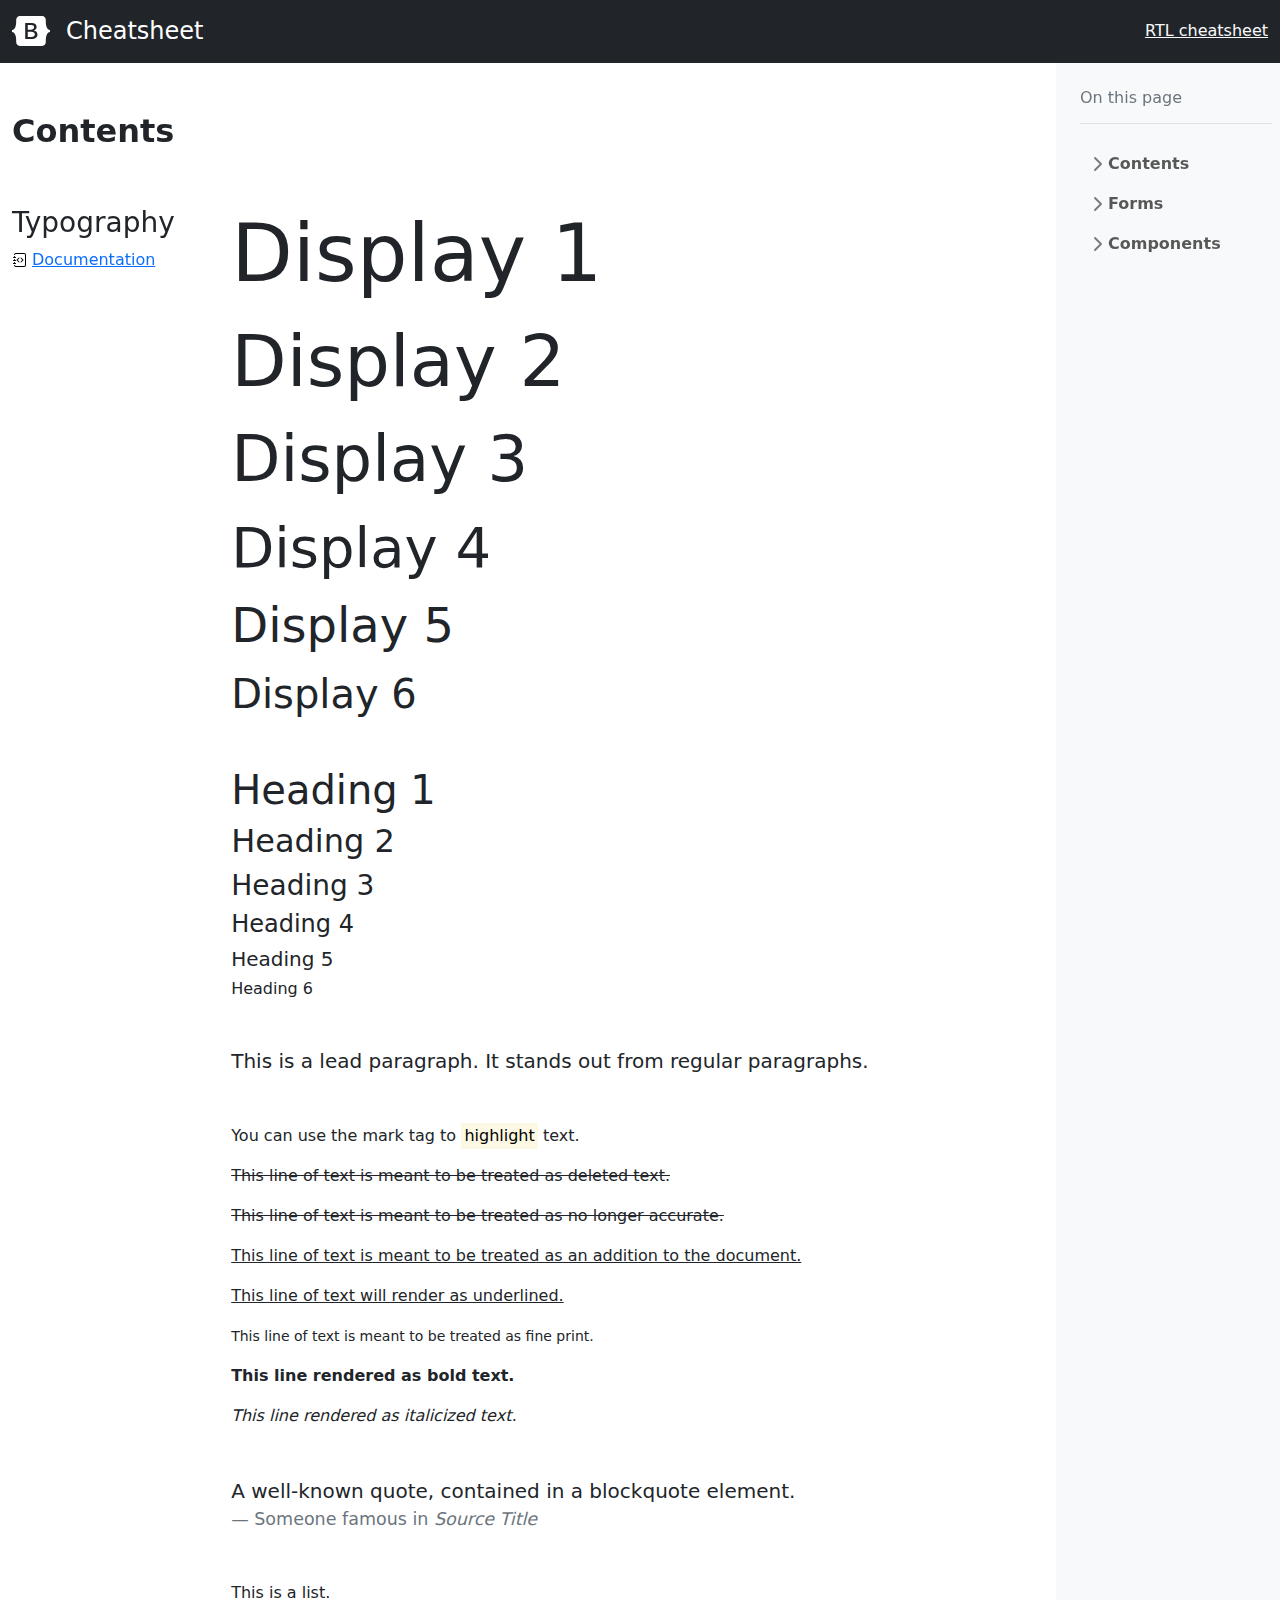
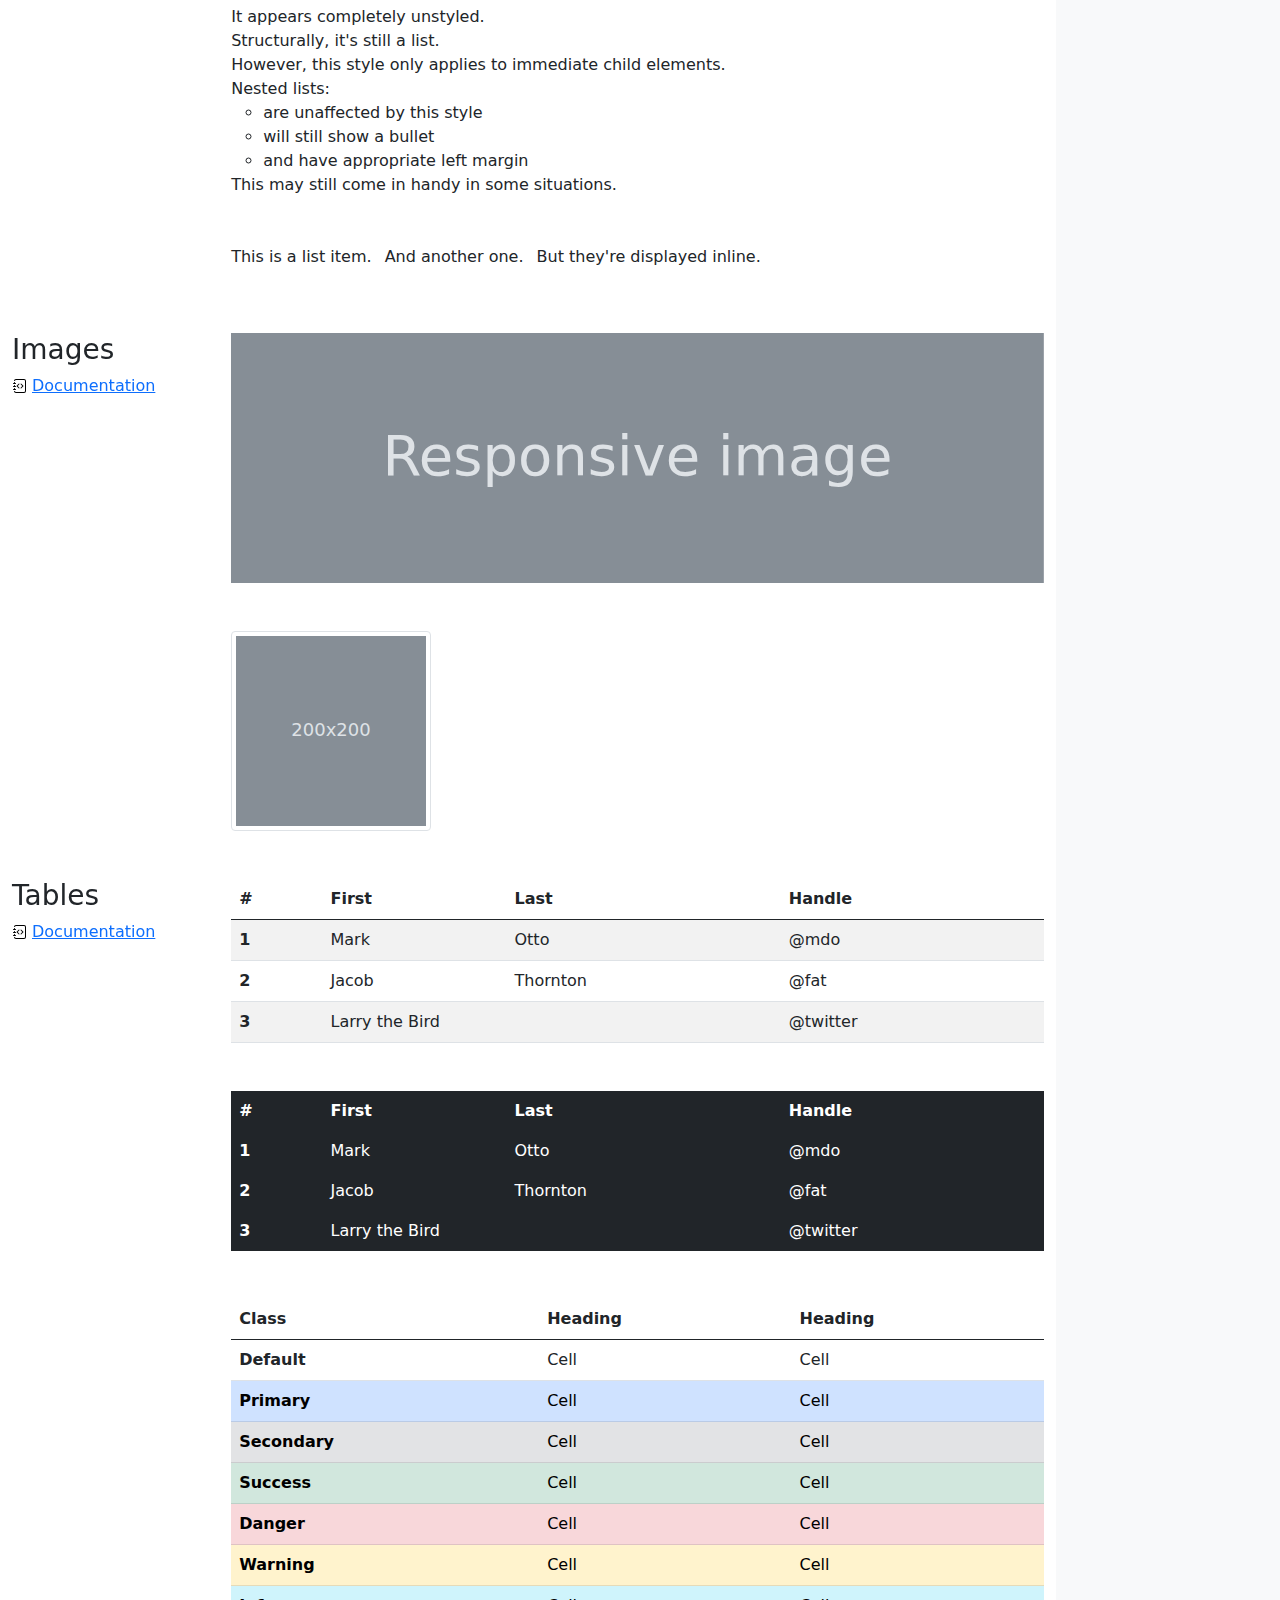
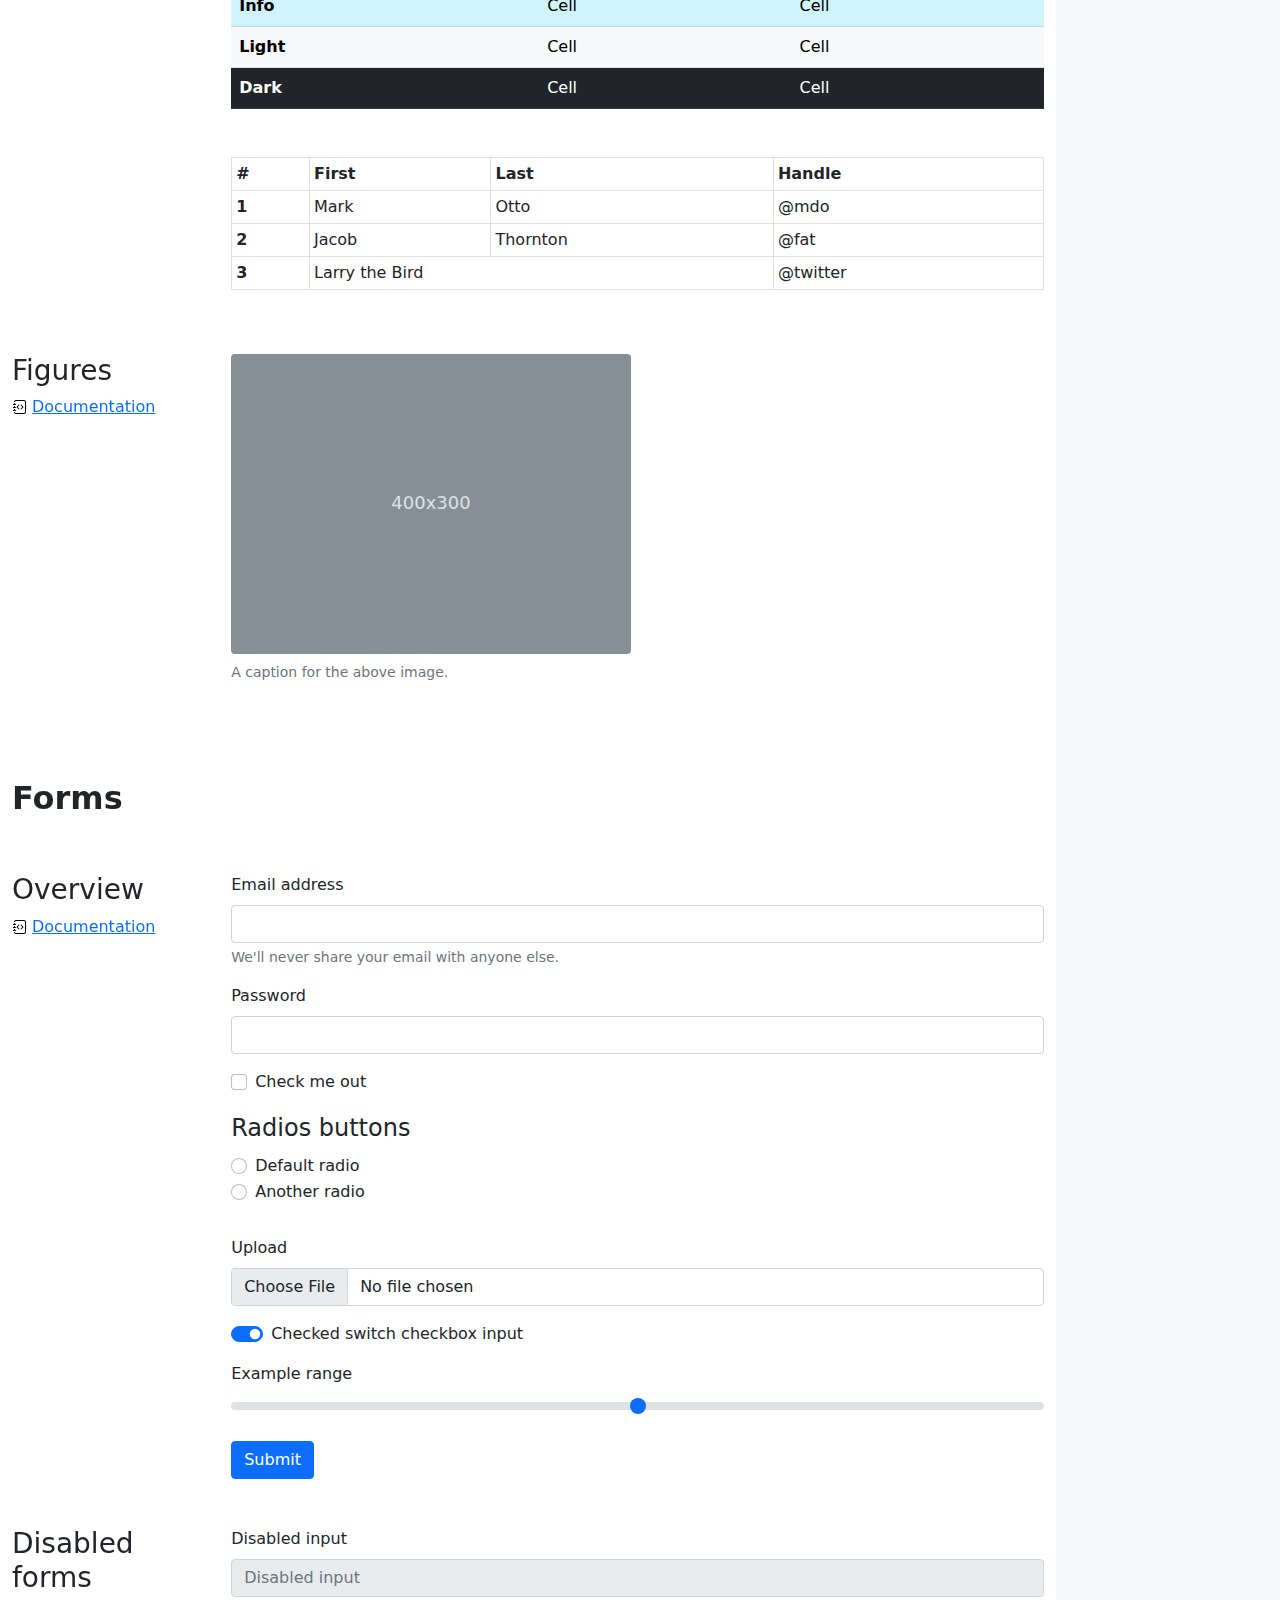
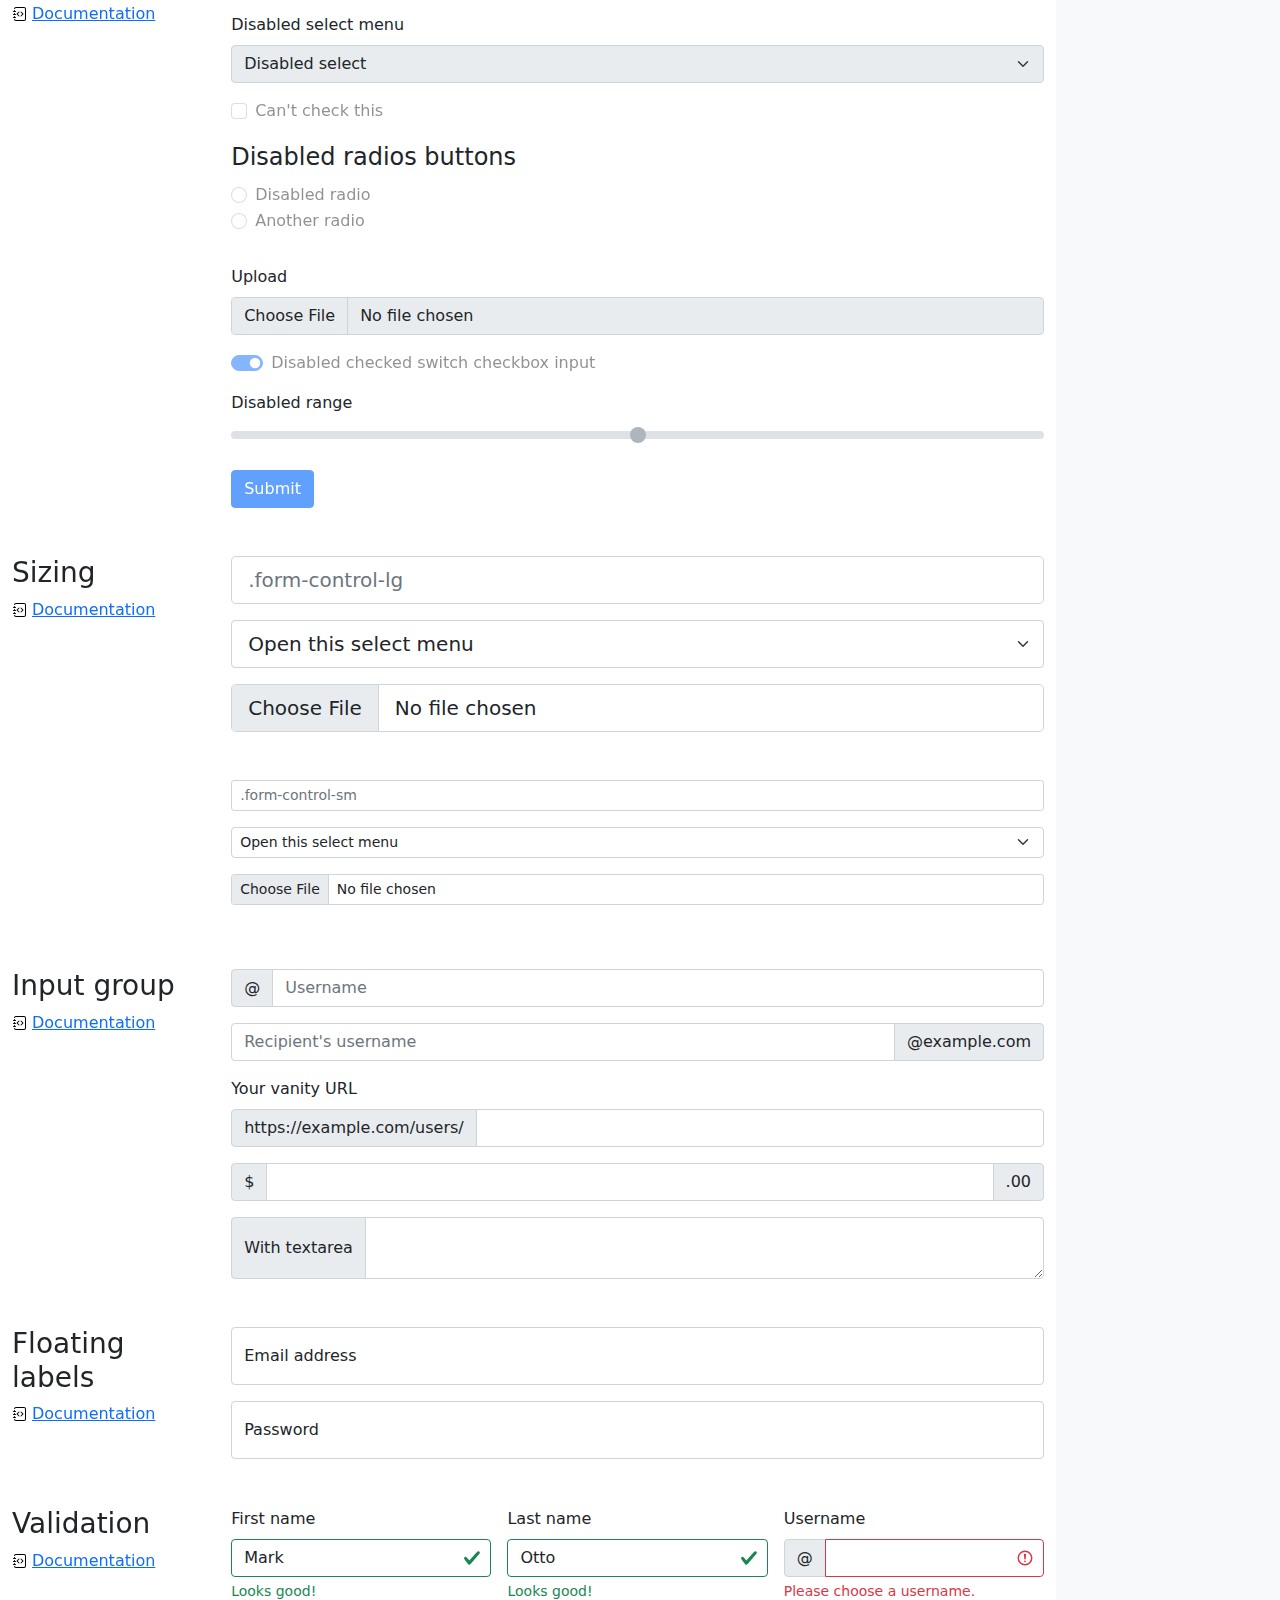
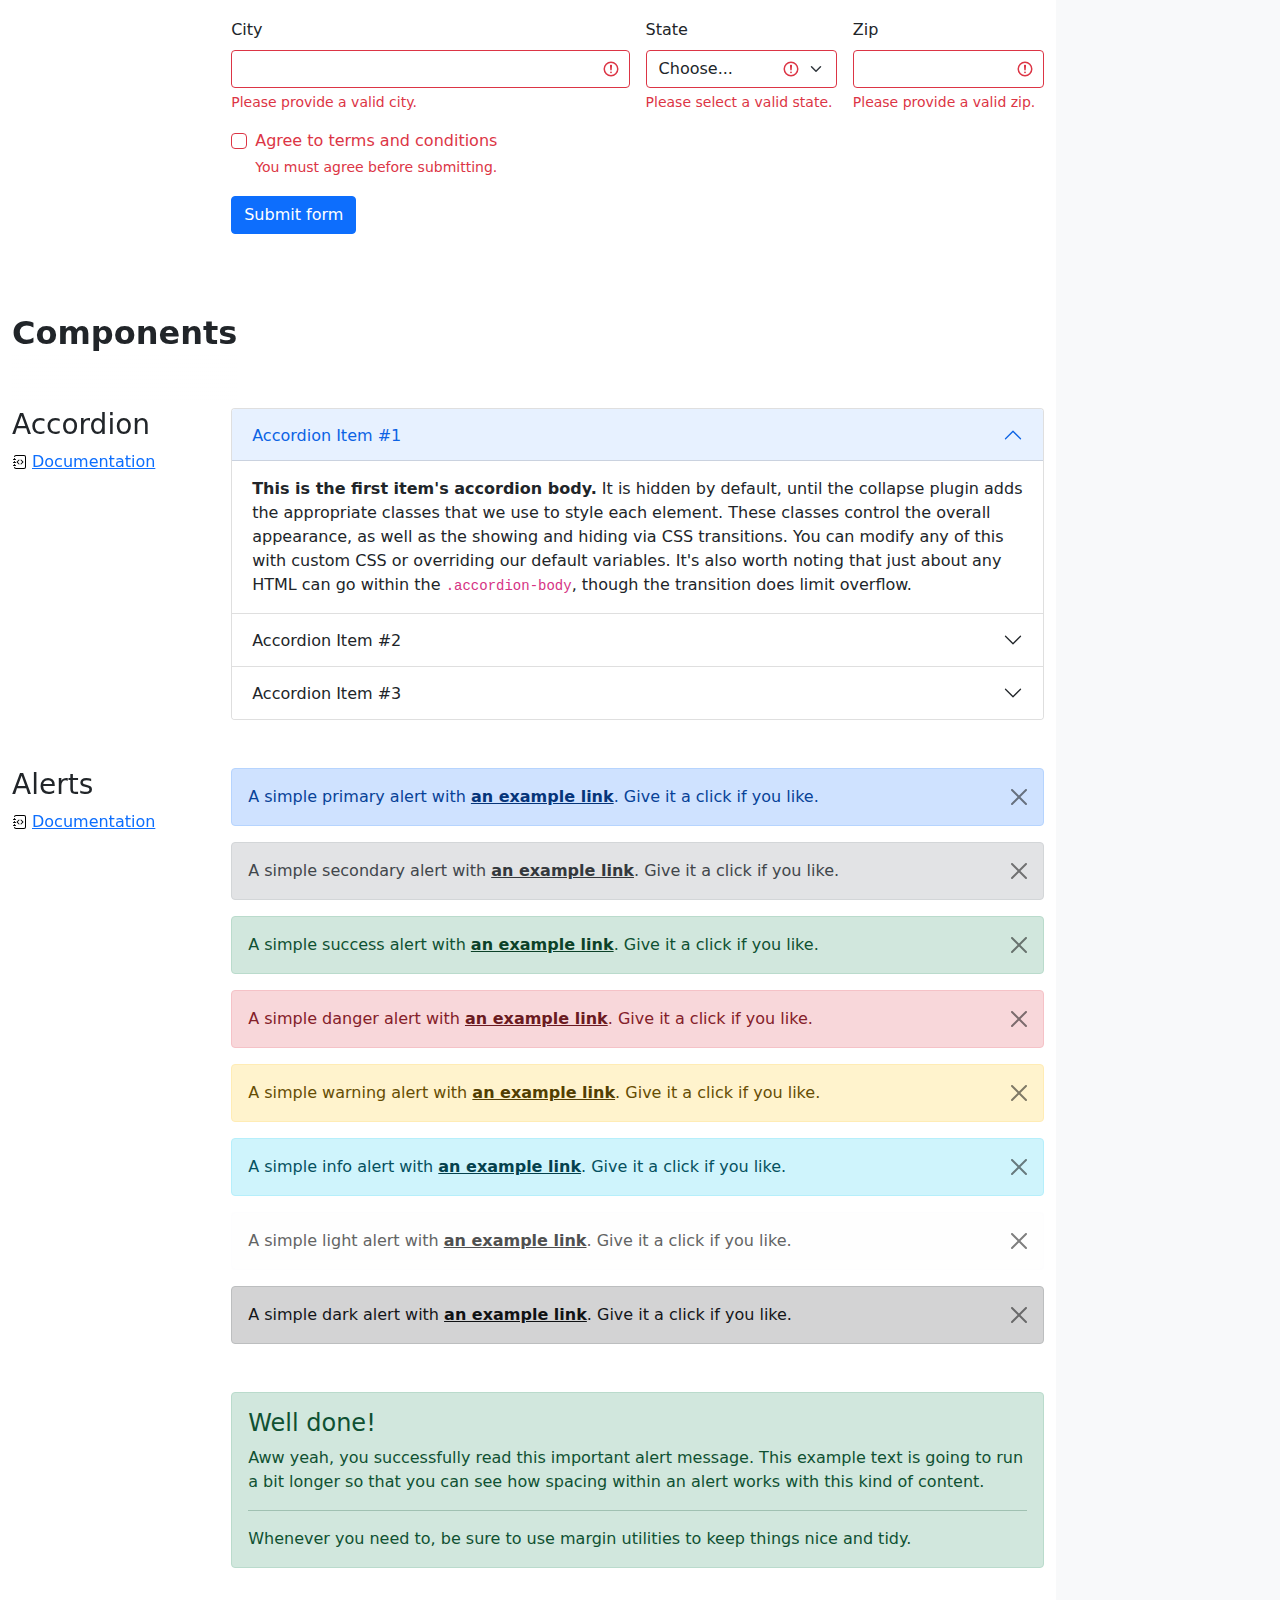
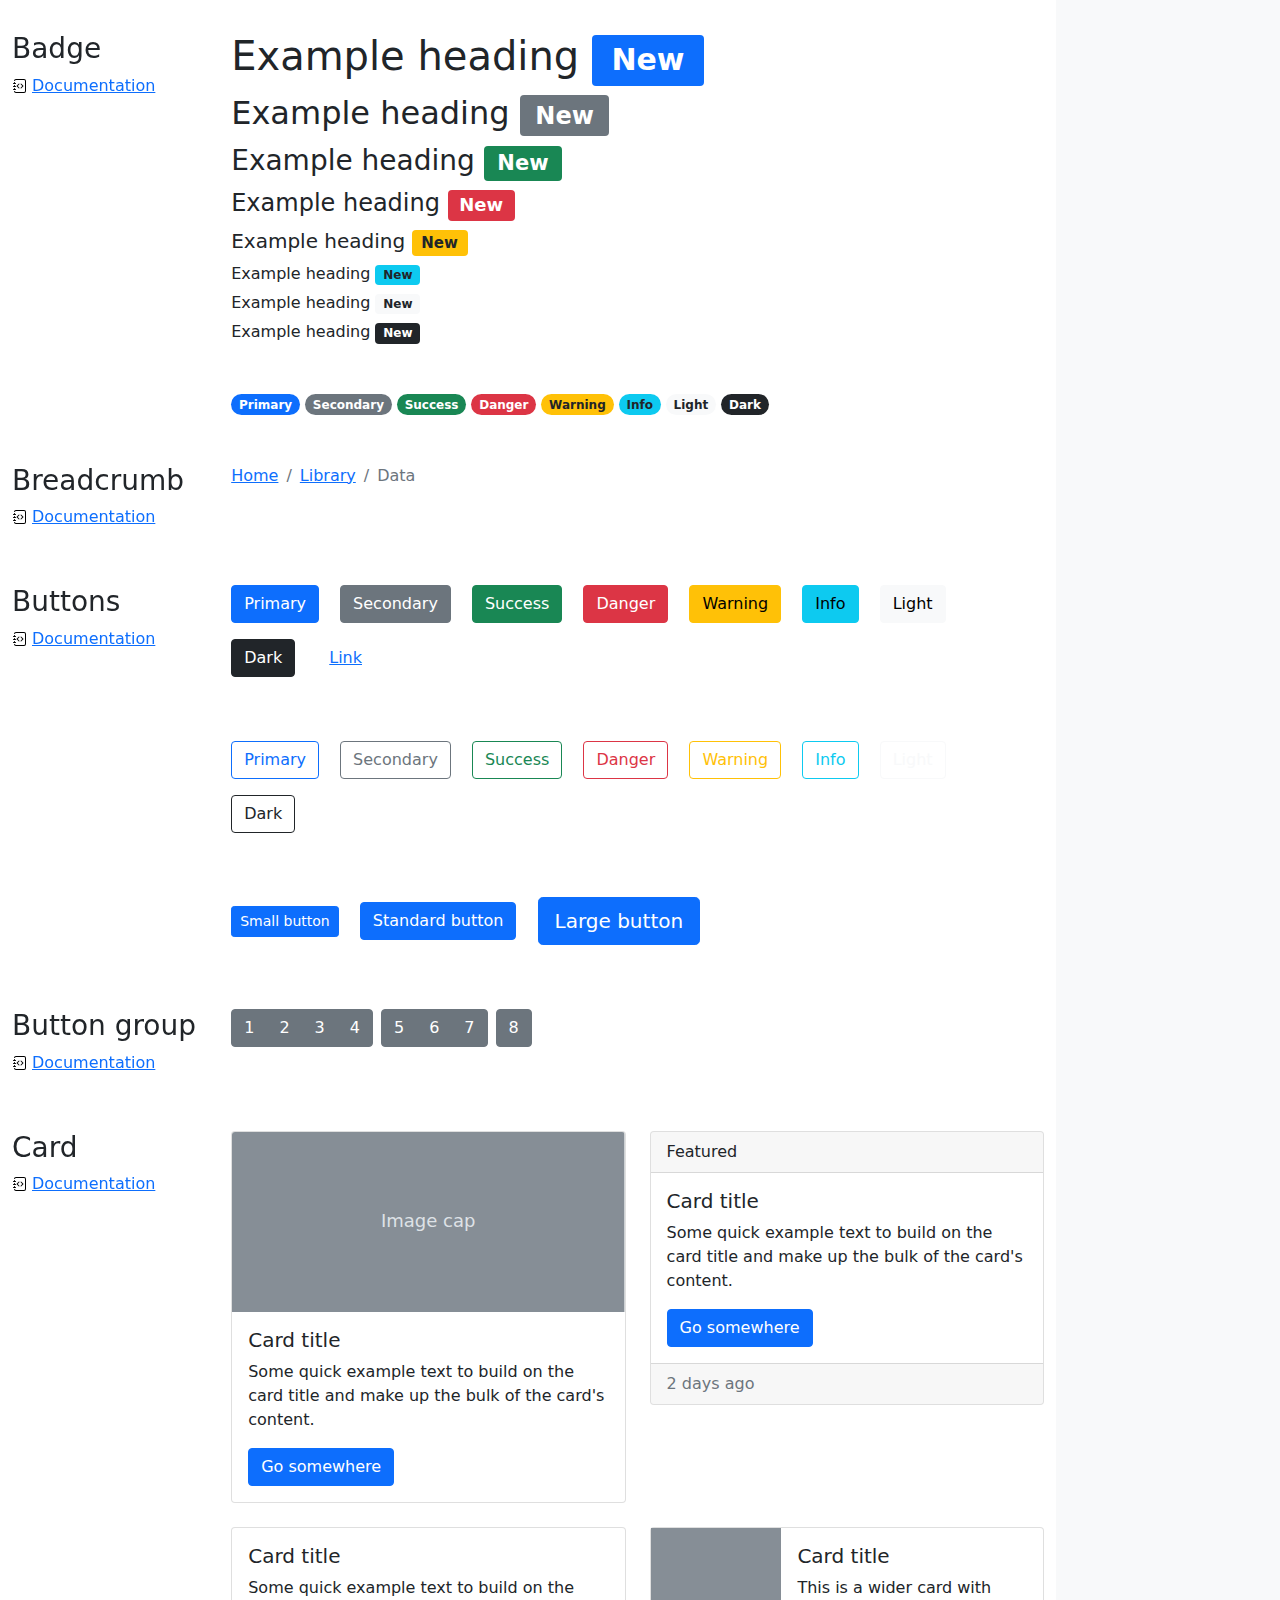
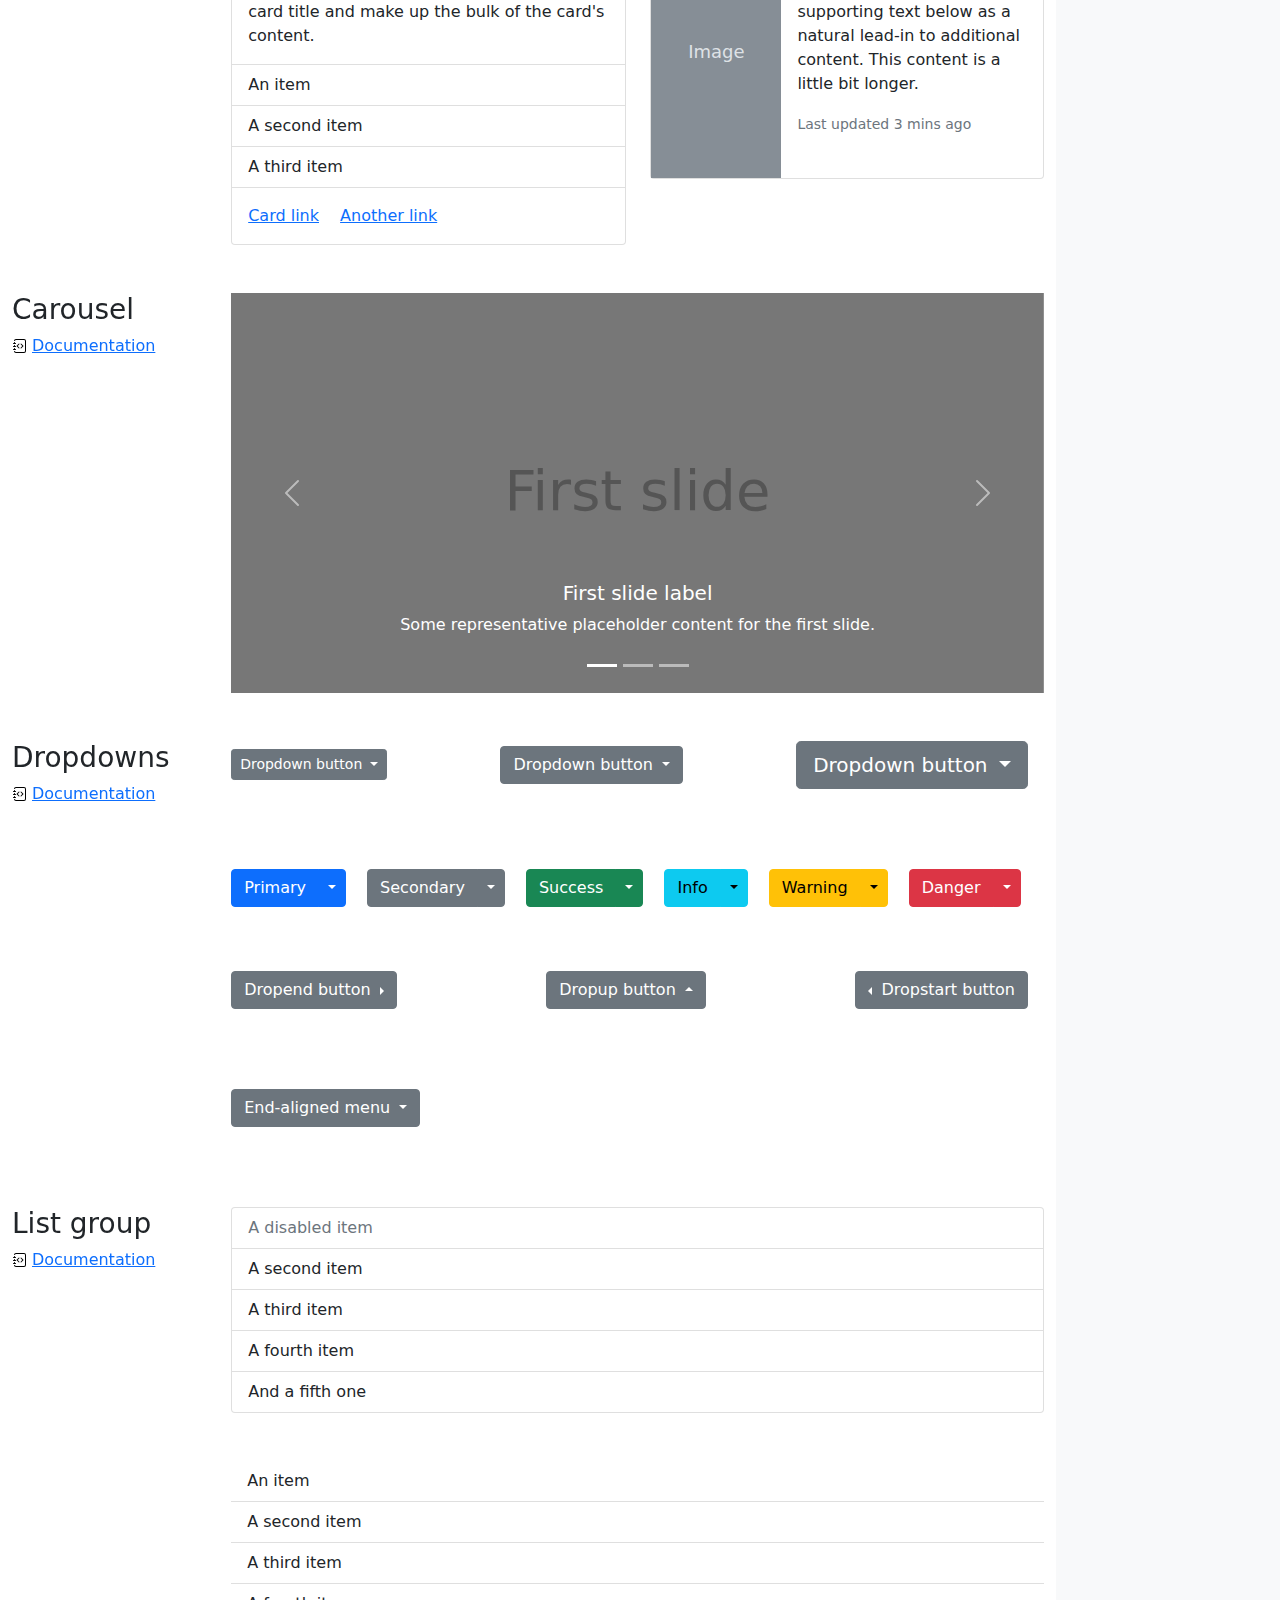
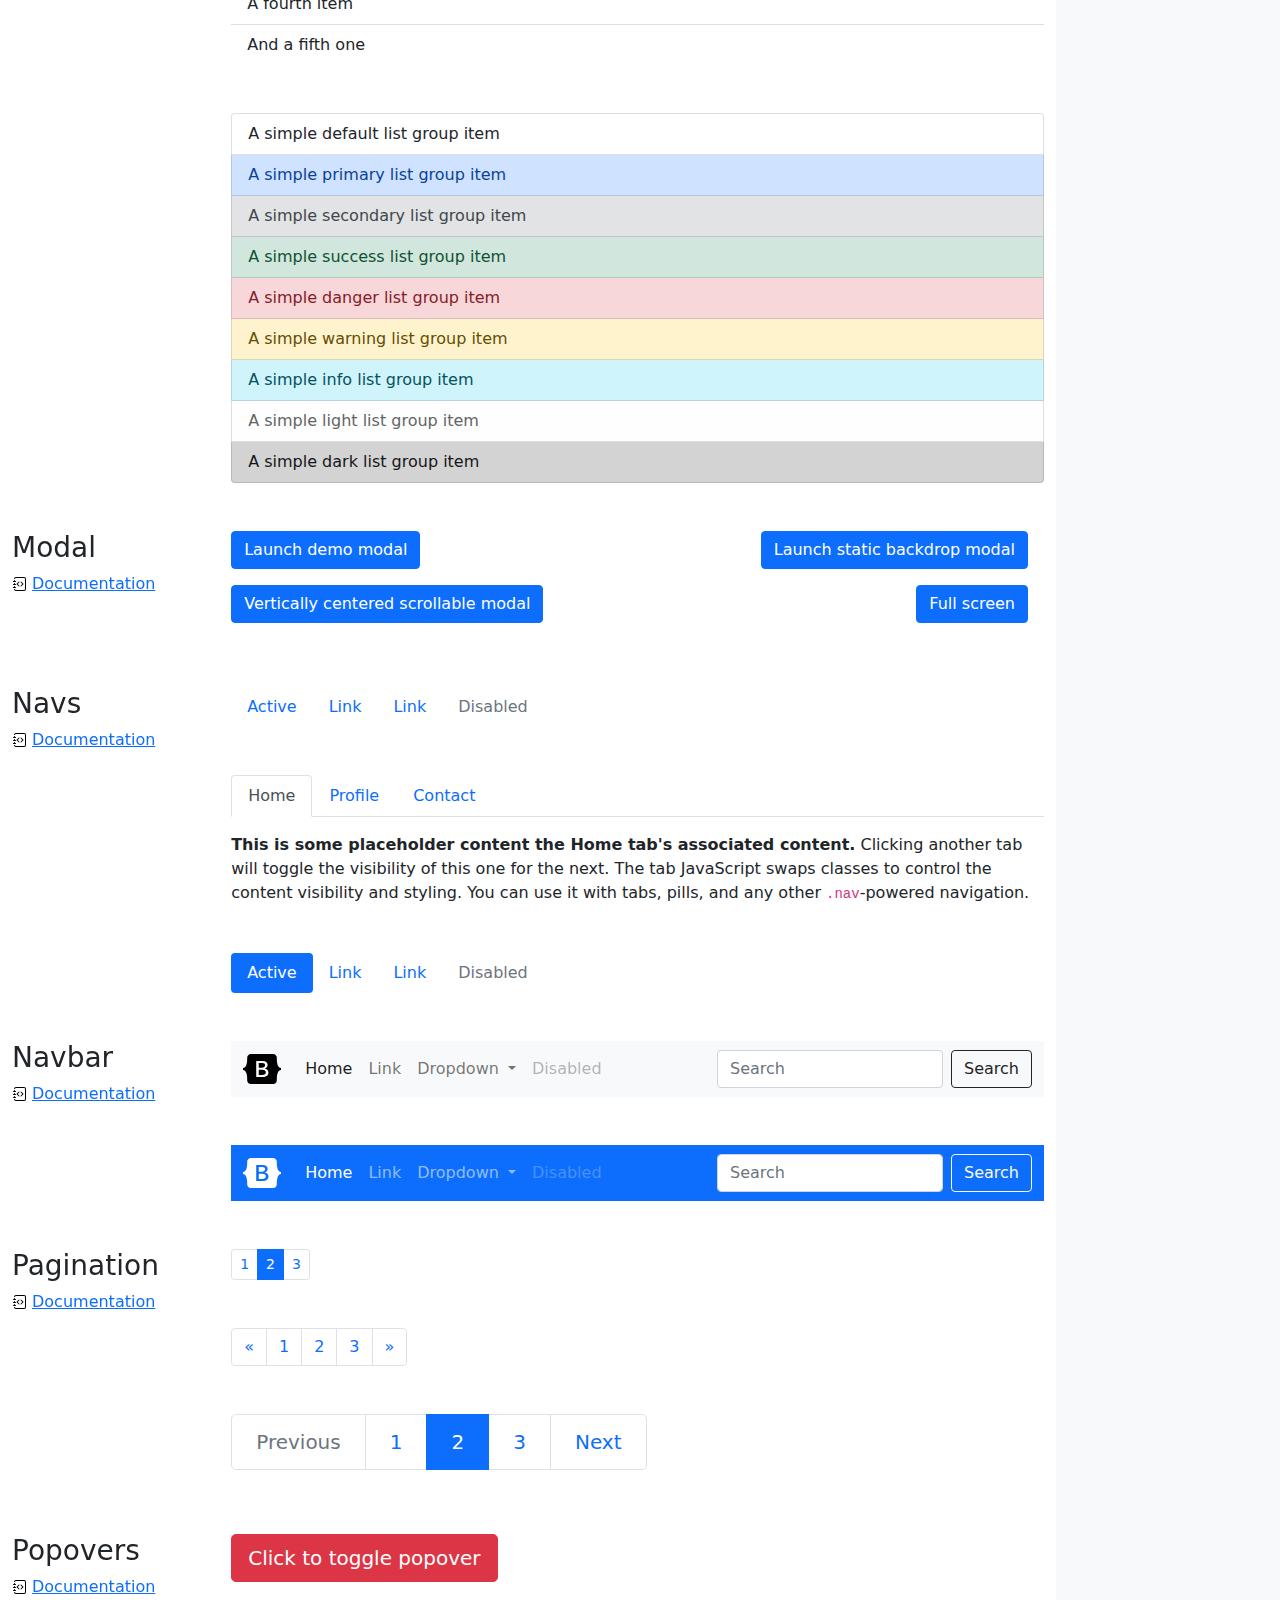
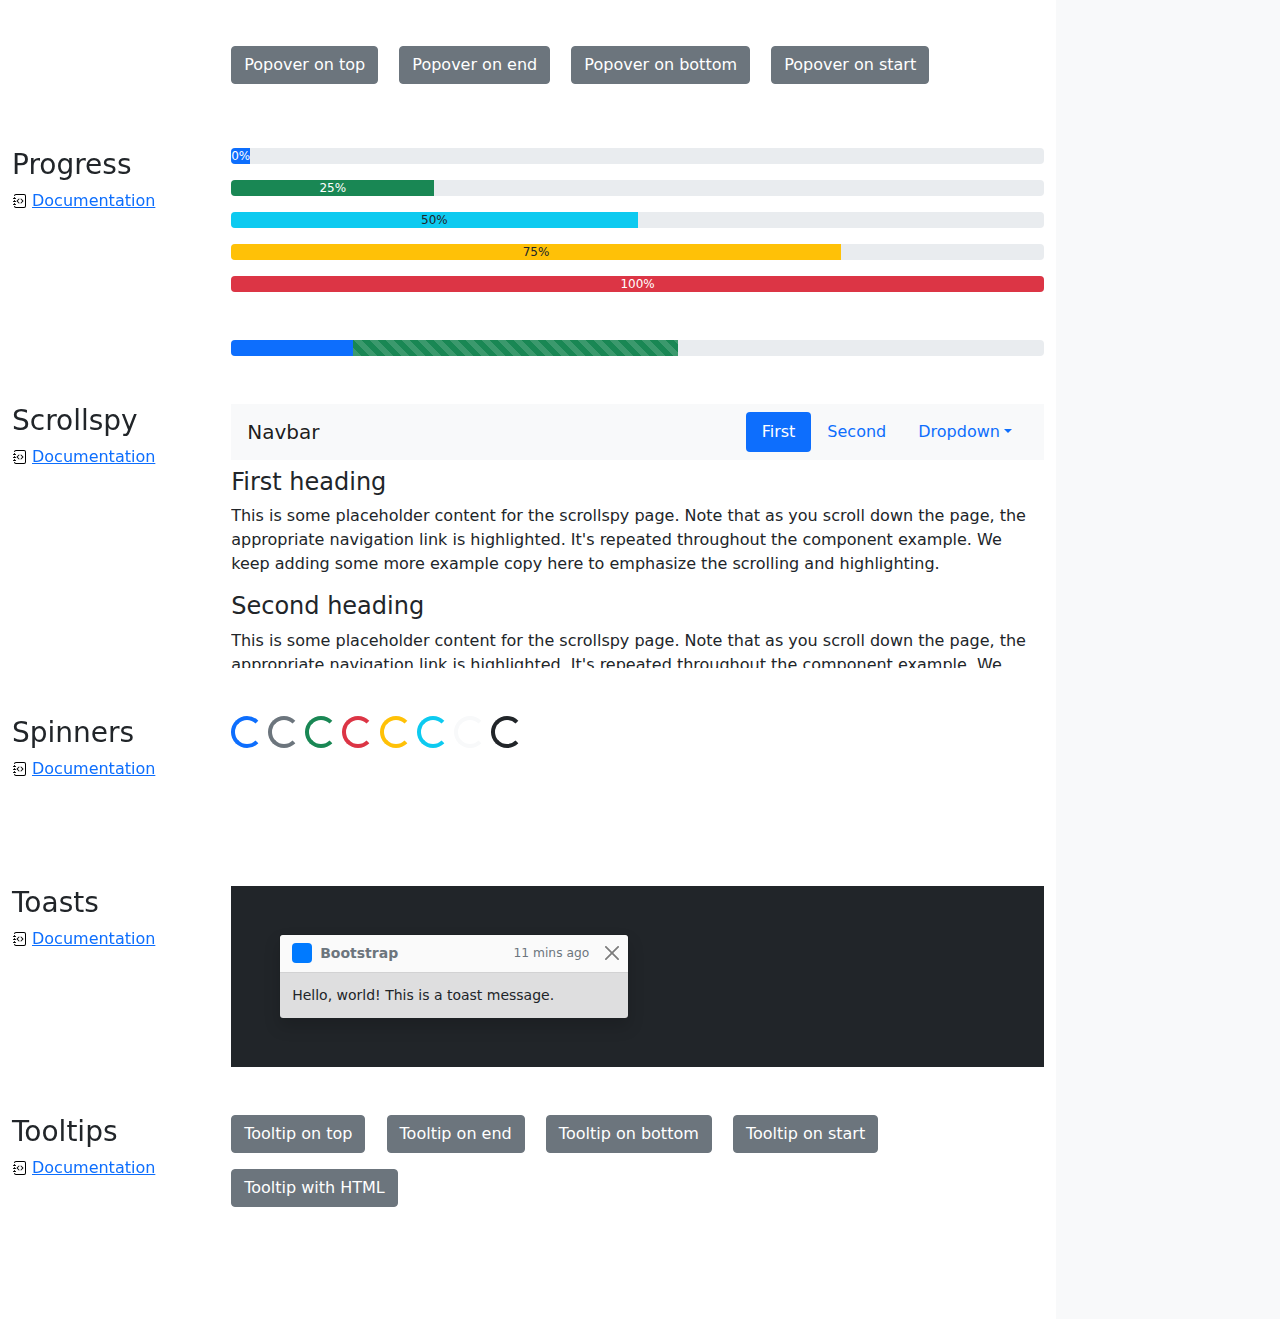
<file: apps/color_app/static/bootstrap-5.1.1-examples/bootstrap-5.1.1-examples/cheatsheet/index.html>
<!doctype html>
<html lang="en">
  <head>
    <meta charset="utf-8">
    <meta name="viewport" content="width=device-width, initial-scale=1">
    <meta name="description" content="">
    <meta name="author" content="Mark Otto, Jacob Thornton, and Bootstrap contributors">
    <meta name="generator" content="Hugo 0.88.1">
    <title>Cheatsheet · Bootstrap v5.1</title>

    <link rel="canonical" href="https://getbootstrap.com/docs/5.1/examples/cheatsheet/">

    

    <!-- Bootstrap core CSS -->
<link href="../assets/dist/css/bootstrap.min.css" rel="stylesheet">

    <style>
      .bd-placeholder-img {
        font-size: 1.125rem;
        text-anchor: middle;
        -webkit-user-select: none;
        -moz-user-select: none;
        user-select: none;
      }

      @media (min-width: 768px) {
        .bd-placeholder-img-lg {
          font-size: 3.5rem;
        }
      }
    </style>

    
    <!-- Custom styles for this template -->
    <link href="cheatsheet.css" rel="stylesheet">
  </head>
  <body class="bg-light">
    
<header class="bd-header bg-dark py-3 d-flex align-items-stretch border-bottom border-dark">
  <div class="container-fluid d-flex align-items-center">
    <h1 class="d-flex align-items-center fs-4 text-white mb-0">
      <img src="../assets/brand/bootstrap-logo-white.svg" width="38" height="30" class="me-3" alt="Bootstrap">
      Cheatsheet
    </h1>
    <a href="../examples/cheatsheet-rtl/" class="ms-auto link-light" hreflang="ar">RTL cheatsheet</a>
  </div>
</header>
<aside class="bd-aside sticky-xl-top text-muted align-self-start mb-3 mb-xl-5 px-2">
  <h2 class="h6 pt-4 pb-3 mb-4 border-bottom">On this page</h2>
  <nav class="small" id="toc">
    <ul class="list-unstyled">
      <li class="my-2">
        <button class="btn d-inline-flex align-items-center collapsed" data-bs-toggle="collapse" aria-expanded="false" data-bs-target="#contents-collapse" aria-controls="contents-collapse">Contents</button>
        <ul class="list-unstyled ps-3 collapse" id="contents-collapse">
          <li><a class="d-inline-flex align-items-center rounded" href="#typography">Typography</a></li>
          <li><a class="d-inline-flex align-items-center rounded" href="#images">Images</a></li>
          <li><a class="d-inline-flex align-items-center rounded" href="#tables">Tables</a></li>
          <li><a class="d-inline-flex align-items-center rounded" href="#figures">Figures</a></li>
        </ul>
      </li>
      <li class="my-2">
        <button class="btn d-inline-flex align-items-center collapsed" data-bs-toggle="collapse" aria-expanded="false" data-bs-target="#forms-collapse" aria-controls="forms-collapse">Forms</button>
        <ul class="list-unstyled ps-3 collapse" id="forms-collapse">
          <li><a class="d-inline-flex align-items-center rounded" href="#overview">Overview</a></li>
          <li><a class="d-inline-flex align-items-center rounded" href="#disabled-forms">Disabled forms</a></li>
          <li><a class="d-inline-flex align-items-center rounded" href="#sizing">Sizing</a></li>
          <li><a class="d-inline-flex align-items-center rounded" href="#input-group">Input group</a></li>
          <li><a class="d-inline-flex align-items-center rounded" href="#floating-labels">Floating labels</a></li>
          <li><a class="d-inline-flex align-items-center rounded" href="#validation">Validation</a></li>
        </ul>
      </li>
      <li class="my-2">
        <button class="btn d-inline-flex align-items-center collapsed" data-bs-toggle="collapse" aria-expanded="false" data-bs-target="#components-collapse" aria-controls="components-collapse">Components</button>
        <ul class="list-unstyled ps-3 collapse" id="components-collapse">
          <li><a class="d-inline-flex align-items-center rounded" href="#accordion">Accordion</a></li>
          <li><a class="d-inline-flex align-items-center rounded" href="#alerts">Alerts</a></li>
          <li><a class="d-inline-flex align-items-center rounded" href="#badge">Badge</a></li>
          <li><a class="d-inline-flex align-items-center rounded" href="#breadcrumb">Breadcrumb</a></li>
          <li><a class="d-inline-flex align-items-center rounded" href="#buttons">Buttons</a></li>
          <li><a class="d-inline-flex align-items-center rounded" href="#button-group">Button group</a></li>
          <li><a class="d-inline-flex align-items-center rounded" href="#card">Card</a></li>
          <li><a class="d-inline-flex align-items-center rounded" href="#carousel">Carousel</a></li>
          <li><a class="d-inline-flex align-items-center rounded" href="#dropdowns">Dropdowns</a></li>
          <li><a class="d-inline-flex align-items-center rounded" href="#list-group">List group</a></li>
          <li><a class="d-inline-flex align-items-center rounded" href="#modal">Modal</a></li>
          <li><a class="d-inline-flex align-items-center rounded" href="#navs">Navs</a></li>
          <li><a class="d-inline-flex align-items-center rounded" href="#navbar">Navbar</a></li>
          <li><a class="d-inline-flex align-items-center rounded" href="#pagination">Pagination</a></li>
          <li><a class="d-inline-flex align-items-center rounded" href="#popovers">Popovers</a></li>
          <li><a class="d-inline-flex align-items-center rounded" href="#progress">Progress</a></li>
          <li><a class="d-inline-flex align-items-center rounded" href="#scrollspy">Scrollspy</a></li>
          <li><a class="d-inline-flex align-items-center rounded" href="#spinners">Spinners</a></li>
          <li><a class="d-inline-flex align-items-center rounded" href="#toasts">Toasts</a></li>
          <li><a class="d-inline-flex align-items-center rounded" href="#tooltips">Tooltips</a></li>
        </ul>
      </li>
    </ul>
  </nav>
</aside>
<div class="bd-cheatsheet container-fluid bg-body">
  <section id="content">
    <h2 class="sticky-xl-top fw-bold pt-3 pt-xl-5 pb-2 pb-xl-3">Contents</h2>

    <article class="my-3" id="typography">
      <div class="bd-heading sticky-xl-top align-self-start mt-5 mb-3 mt-xl-0 mb-xl-2">
        <h3>Typography</h3>
        <a class="d-flex align-items-center" href="../content/typography/">Documentation</a>
      </div>

      <div>
        <div class="bd-example">
        <p class="display-1">Display 1</p>
        <p class="display-2">Display 2</p>
        <p class="display-3">Display 3</p>
        <p class="display-4">Display 4</p>
        <p class="display-5">Display 5</p>
        <p class="display-6">Display 6</p>
        </div>

        <div class="bd-example">
        <p class="h1">Heading 1</p>
        <p class="h2">Heading 2</p>
        <p class="h3">Heading 3</p>
        <p class="h4">Heading 4</p>
        <p class="h5">Heading 5</p>
        <p class="h6">Heading 6</p>
        </div>

        <div class="bd-example">
        <p class="lead">
          This is a lead paragraph. It stands out from regular paragraphs.
        </p>
        </div>

        <div class="bd-example">
        <p>You can use the mark tag to <mark>highlight</mark> text.</p>
        <p><del>This line of text is meant to be treated as deleted text.</del></p>
        <p><s>This line of text is meant to be treated as no longer accurate.</s></p>
        <p><ins>This line of text is meant to be treated as an addition to the document.</ins></p>
        <p><u>This line of text will render as underlined.</u></p>
        <p><small>This line of text is meant to be treated as fine print.</small></p>
        <p><strong>This line rendered as bold text.</strong></p>
        <p><em>This line rendered as italicized text.</em></p>
        </div>

        <div class="bd-example">
        <blockquote class="blockquote">
          <p>A well-known quote, contained in a blockquote element.</p>
          <footer class="blockquote-footer">Someone famous in <cite title="Source Title">Source Title</cite></footer>
        </blockquote>
        </div>

        <div class="bd-example">
        <ul class="list-unstyled">
          <li>This is a list.</li>
          <li>It appears completely unstyled.</li>
          <li>Structurally, it's still a list.</li>
          <li>However, this style only applies to immediate child elements.</li>
          <li>Nested lists:
            <ul>
              <li>are unaffected by this style</li>
              <li>will still show a bullet</li>
              <li>and have appropriate left margin</li>
            </ul>
          </li>
          <li>This may still come in handy in some situations.</li>
        </ul>
        </div>

        <div class="bd-example">
        <ul class="list-inline">
          <li class="list-inline-item">This is a list item.</li>
          <li class="list-inline-item">And another one.</li>
          <li class="list-inline-item">But they're displayed inline.</li>
        </ul>
        </div>
      </div>
    </article>
    <article class="my-3" id="images">
      <div class="bd-heading sticky-xl-top align-self-start mt-5 mb-3 mt-xl-0 mb-xl-2">
        <h3>Images</h3>
        <a class="d-flex align-items-center" href="../content/images/">Documentation</a>
      </div>

      <div>
        <div class="bd-example">
        <svg class="bd-placeholder-img bd-placeholder-img-lg img-fluid" width="100%" height="250" xmlns="http://www.w3.org/2000/svg" role="img" aria-label="Placeholder: Responsive image" preserveAspectRatio="xMidYMid slice" focusable="false"><title>Placeholder</title><rect width="100%" height="100%" fill="#868e96"/><text x="50%" y="50%" fill="#dee2e6" dy=".3em">Responsive image</text></svg>

        </div>

        <div class="bd-example">
        <svg class="bd-placeholder-img img-thumbnail" width="200" height="200" xmlns="http://www.w3.org/2000/svg" role="img" aria-label="A generic square placeholder image with a white border around it, making it resemble a photograph taken with an old instant camera: 200x200" preserveAspectRatio="xMidYMid slice" focusable="false"><title>A generic square placeholder image with a white border around it, making it resemble a photograph taken with an old instant camera</title><rect width="100%" height="100%" fill="#868e96"/><text x="50%" y="50%" fill="#dee2e6" dy=".3em">200x200</text></svg>

        </div>
      </div>
    </article>
    <article class="my-3" id="tables">
      <div class="bd-heading sticky-xl-top align-self-start mt-5 mb-3 mt-xl-0 mb-xl-2">
        <h3>Tables</h3>
        <a class="d-flex align-items-center" href="../content/tables/">Documentation</a>
      </div>

      <div>
        <div class="bd-example">
        <table class="table table-striped">
          <thead>
          <tr>
            <th scope="col">#</th>
            <th scope="col">First</th>
            <th scope="col">Last</th>
            <th scope="col">Handle</th>
          </tr>
          </thead>
          <tbody>
          <tr>
            <th scope="row">1</th>
            <td>Mark</td>
            <td>Otto</td>
            <td>@mdo</td>
          </tr>
          <tr>
            <th scope="row">2</th>
            <td>Jacob</td>
            <td>Thornton</td>
            <td>@fat</td>
          </tr>
          <tr>
            <th scope="row">3</th>
            <td colspan="2">Larry the Bird</td>
            <td>@twitter</td>
          </tr>
          </tbody>
        </table>
        </div>

        <div class="bd-example">
        <table class="table table-dark table-borderless">
          <thead>
          <tr>
            <th scope="col">#</th>
            <th scope="col">First</th>
            <th scope="col">Last</th>
            <th scope="col">Handle</th>
          </tr>
          </thead>
          <tbody>
          <tr>
            <th scope="row">1</th>
            <td>Mark</td>
            <td>Otto</td>
            <td>@mdo</td>
          </tr>
          <tr>
            <th scope="row">2</th>
            <td>Jacob</td>
            <td>Thornton</td>
            <td>@fat</td>
          </tr>
          <tr>
            <th scope="row">3</th>
            <td colspan="2">Larry the Bird</td>
            <td>@twitter</td>
          </tr>
          </tbody>
        </table>
        </div>

        <div class="bd-example">
        <table class="table table-hover">
          <thead>
          <tr>
            <th scope="col">Class</th>
            <th scope="col">Heading</th>
            <th scope="col">Heading</th>
          </tr>
          </thead>
          <tbody>
          <tr>
            <th scope="row">Default</th>
            <td>Cell</td>
            <td>Cell</td>
          </tr>
          
          <tr class="table-primary">
            <th scope="row">Primary</th>
            <td>Cell</td>
            <td>Cell</td>
          </tr>
          <tr class="table-secondary">
            <th scope="row">Secondary</th>
            <td>Cell</td>
            <td>Cell</td>
          </tr>
          <tr class="table-success">
            <th scope="row">Success</th>
            <td>Cell</td>
            <td>Cell</td>
          </tr>
          <tr class="table-danger">
            <th scope="row">Danger</th>
            <td>Cell</td>
            <td>Cell</td>
          </tr>
          <tr class="table-warning">
            <th scope="row">Warning</th>
            <td>Cell</td>
            <td>Cell</td>
          </tr>
          <tr class="table-info">
            <th scope="row">Info</th>
            <td>Cell</td>
            <td>Cell</td>
          </tr>
          <tr class="table-light">
            <th scope="row">Light</th>
            <td>Cell</td>
            <td>Cell</td>
          </tr>
          <tr class="table-dark">
            <th scope="row">Dark</th>
            <td>Cell</td>
            <td>Cell</td>
          </tr>
          </tbody>
        </table>
        </div>

        <div class="bd-example">
        <table class="table table-sm table-bordered">
          <thead>
          <tr>
            <th scope="col">#</th>
            <th scope="col">First</th>
            <th scope="col">Last</th>
            <th scope="col">Handle</th>
          </tr>
          </thead>
          <tbody>
          <tr>
            <th scope="row">1</th>
            <td>Mark</td>
            <td>Otto</td>
            <td>@mdo</td>
          </tr>
          <tr>
            <th scope="row">2</th>
            <td>Jacob</td>
            <td>Thornton</td>
            <td>@fat</td>
          </tr>
          <tr>
            <th scope="row">3</th>
            <td colspan="2">Larry the Bird</td>
            <td>@twitter</td>
          </tr>
          </tbody>
        </table>
        </div>
      </div>
    </article>
    <article class="my-3" id="figures">
      <div class="bd-heading sticky-xl-top align-self-start mt-5 mb-3 mt-xl-0 mb-xl-2">
        <h3>Figures</h3>
        <a class="d-flex align-items-center" href="../content/figures/">Documentation</a>
      </div>

      <div>
        <div class="bd-example">
        <figure class="figure">
          <svg class="bd-placeholder-img figure-img img-fluid rounded" width="400" height="300" xmlns="http://www.w3.org/2000/svg" role="img" aria-label="Placeholder: 400x300" preserveAspectRatio="xMidYMid slice" focusable="false"><title>Placeholder</title><rect width="100%" height="100%" fill="#868e96"/><text x="50%" y="50%" fill="#dee2e6" dy=".3em">400x300</text></svg>

          <figcaption class="figure-caption">A caption for the above image.</figcaption>
        </figure>
        </div>
      </div>
    </article>
  </section>

  <section id="forms">
    <h2 class="sticky-xl-top fw-bold pt-3 pt-xl-5 pb-2 pb-xl-3">Forms</h2>

    <article class="my-3" id="overview">
      <div class="bd-heading sticky-xl-top align-self-start mt-5 mb-3 mt-xl-0 mb-xl-2">
        <h3>Overview</h3>
        <a class="d-flex align-items-center" href="../forms/overview/">Documentation</a>
      </div>

      <div>
        <div class="bd-example">
        <form>
          <div class="mb-3">
            <label for="exampleInputEmail1" class="form-label">Email address</label>
            <input type="email" class="form-control" id="exampleInputEmail1" aria-describedby="emailHelp">
            <div id="emailHelp" class="form-text">We'll never share your email with anyone else.</div>
          </div>
          <div class="mb-3">
            <label for="exampleInputPassword1" class="form-label">Password</label>
            <input type="password" class="form-control" id="exampleInputPassword1">
          </div>
          <div class="mb-3 form-check">
            <input type="checkbox" class="form-check-input" id="exampleCheck1">
            <label class="form-check-label" for="exampleCheck1">Check me out</label>
          </div>
          <fieldset class="mb-3">
            <legend>Radios buttons</legend>
            <div class="form-check">
              <input type="radio" name="radios" class="form-check-input" id="exampleRadio1">
              <label class="form-check-label" for="exampleRadio1">Default radio</label>
            </div>
            <div class="mb-3 form-check">
              <input type="radio" name="radios" class="form-check-input" id="exampleRadio2">
              <label class="form-check-label" for="exampleRadio2">Another radio</label>
            </div>
          </fieldset>
          <div class="mb-3">
            <label class="form-label" for="customFile">Upload</label>
            <input type="file" class="form-control" id="customFile">
          </div>
          <div class="mb-3 form-check form-switch">
            <input class="form-check-input" type="checkbox" id="flexSwitchCheckChecked" checked>
            <label class="form-check-label" for="flexSwitchCheckChecked">Checked switch checkbox input</label>
          </div>
          <div class="mb-3">
            <label for="customRange3" class="form-label">Example range</label>
            <input type="range" class="form-range" min="0" max="5" step="0.5" id="customRange3">
          </div>
          <button type="submit" class="btn btn-primary">Submit</button>
        </form>
        </div>
      </div>
    </article>
    <article class="my-3" id="disabled-forms">
      <div class="bd-heading sticky-xl-top align-self-start mt-5 mb-3 mt-xl-0 mb-xl-2">
        <h3>Disabled forms</h3>
        <a class="d-flex align-items-center" href="../forms/overview/#disabled-forms">Documentation</a>
      </div>

      <div>
        <div class="bd-example">
        <form>
          <fieldset disabled aria-label="Disabled fieldset example">
            <div class="mb-3">
              <label for="disabledTextInput" class="form-label">Disabled input</label>
              <input type="text" id="disabledTextInput" class="form-control" placeholder="Disabled input">
            </div>
            <div class="mb-3">
              <label for="disabledSelect" class="form-label">Disabled select menu</label>
              <select id="disabledSelect" class="form-select">
                <option>Disabled select</option>
              </select>
            </div>
            <div class="mb-3">
              <div class="form-check">
                <input class="form-check-input" type="checkbox" id="disabledFieldsetCheck" disabled>
                <label class="form-check-label" for="disabledFieldsetCheck">
                  Can't check this
                </label>
              </div>
            </div>
            <fieldset class="mb-3">
              <legend>Disabled radios buttons</legend>
              <div class="form-check">
                <input type="radio" name="radios" class="form-check-input" id="disabledRadio1" disabled>
                <label class="form-check-label" for="disabledRadio1">Disabled radio</label>
              </div>
              <div class="mb-3 form-check">
                <input type="radio" name="radios" class="form-check-input" id="disabledRadio2" disabled>
                <label class="form-check-label" for="disabledRadio2">Another radio</label>
              </div>
            </fieldset>
            <div class="mb-3">
              <label class="form-label" for="disabledCustomFile">Upload</label>
              <input type="file" class="form-control" id="disabledCustomFile" disabled>
            </div>
            <div class="mb-3 form-check form-switch">
              <input class="form-check-input" type="checkbox" id="disabledSwitchCheckChecked" checked disabled>
              <label class="form-check-label" for="disabledSwitchCheckChecked">Disabled checked switch checkbox input</label>
            </div>
            <div class="mb-3">
              <label for="disabledRange" class="form-label">Disabled range</label>
              <input type="range" class="form-range" min="0" max="5" step="0.5" id="disabledRange">
            </div>
            <button type="submit" class="btn btn-primary">Submit</button>
          </fieldset>
        </form>
        </div>
      </div>
    </article>
    <article class="my-3" id="sizing">
      <div class="bd-heading sticky-xl-top align-self-start mt-5 mb-3 mt-xl-0 mb-xl-2">
        <h3>Sizing</h3>
        <a class="d-flex align-items-center" href="../forms/form-control/#sizing">Documentation</a>
      </div>

      <div>
        <div class="bd-example">
        <div class="mb-3">
          <input class="form-control form-control-lg" type="text" placeholder=".form-control-lg" aria-label=".form-control-lg example">
        </div>
        <div class="mb-3">
          <select class="form-select form-select-lg mb-3" aria-label=".form-select-lg example">
            <option selected>Open this select menu</option>
            <option value="1">One</option>
            <option value="2">Two</option>
            <option value="3">Three</option>
          </select>
        </div>
        <div class="mb-3">
          <input type="file" class="form-control form-control-lg" aria-label="Large file input example">
        </div>
        </div>

        <div class="bd-example">
        <div class="mb-3">
          <input class="form-control form-control-sm" type="text" placeholder=".form-control-sm" aria-label=".form-control-sm example">
        </div>
        <div class="mb-3">
          <select class="form-select form-select-sm" aria-label=".form-select-sm example">
            <option selected>Open this select menu</option>
            <option value="1">One</option>
            <option value="2">Two</option>
            <option value="3">Three</option>
          </select>
        </div>
        <div class="mb-3">
          <input type="file" class="form-control form-control-sm" aria-label="Small file input example">
        </div>
        </div>
      </div>
    </article>
    <article class="my-3" id="input-group">
      <div class="bd-heading sticky-xl-top align-self-start mt-5 mb-3 mt-xl-0 mb-xl-2">
        <h3>Input group</h3>
        <a class="d-flex align-items-center" href="../forms/input-group/">Documentation</a>
      </div>

      <div>
        <div class="bd-example">
        <div class="input-group mb-3">
          <span class="input-group-text" id="basic-addon1">@</span>
          <input type="text" class="form-control" placeholder="Username" aria-label="Username" aria-describedby="basic-addon1">
        </div>
        <div class="input-group mb-3">
          <input type="text" class="form-control" placeholder="Recipient's username" aria-label="Recipient's username" aria-describedby="basic-addon2">
          <span class="input-group-text" id="basic-addon2">@example.com</span>
        </div>
        <label for="basic-url" class="form-label">Your vanity URL</label>
        <div class="input-group mb-3">
          <span class="input-group-text" id="basic-addon3">https://example.com/users/</span>
          <input type="text" class="form-control" id="basic-url" aria-describedby="basic-addon3">
        </div>
        <div class="input-group mb-3">
          <span class="input-group-text">$</span>
          <input type="text" class="form-control" aria-label="Amount (to the nearest dollar)">
          <span class="input-group-text">.00</span>
        </div>
        <div class="input-group">
          <span class="input-group-text">With textarea</span>
          <textarea class="form-control" aria-label="With textarea"></textarea>
        </div>
        </div>
      </div>
    </article>
    <article class="my-3" id="floating-labels">
      <div class="bd-heading sticky-xl-top align-self-start mt-5 mb-3 mt-xl-0 mb-xl-2">
        <h3>Floating labels</h3>
        <a class="d-flex align-items-center" href="../forms/floating-labels/">Documentation</a>
      </div>

      <div>
        <div class="bd-example">
        <form>
          <div class="form-floating mb-3">
            <input type="email" class="form-control" id="floatingInput" placeholder="name@example.com">
            <label for="floatingInput">Email address</label>
          </div>
          <div class="form-floating">
            <input type="password" class="form-control" id="floatingPassword" placeholder="Password">
            <label for="floatingPassword">Password</label>
          </div>
        </form>
        </div>
      </div>
    </article>
    <article class="my-3" id="validation">
      <div class="bd-heading sticky-xl-top align-self-start mt-5 mb-3 mt-xl-0 mb-xl-2">
        <h3>Validation</h3>
        <a class="d-flex align-items-center" href="../forms/validation/">Documentation</a>
      </div>

      <div>
        <div class="bd-example">
        <form class="row g-3">
          <div class="col-md-4">
            <label for="validationServer01" class="form-label">First name</label>
            <input type="text" class="form-control is-valid" id="validationServer01" value="Mark" required>
            <div class="valid-feedback">
              Looks good!
            </div>
          </div>
          <div class="col-md-4">
            <label for="validationServer02" class="form-label">Last name</label>
            <input type="text" class="form-control is-valid" id="validationServer02" value="Otto" required>
            <div class="valid-feedback">
              Looks good!
            </div>
          </div>
          <div class="col-md-4">
            <label for="validationServerUsername" class="form-label">Username</label>
            <div class="input-group has-validation">
              <span class="input-group-text" id="inputGroupPrepend3">@</span>
              <input type="text" class="form-control is-invalid" id="validationServerUsername" aria-describedby="inputGroupPrepend3" required>
              <div class="invalid-feedback">
                Please choose a username.
              </div>
            </div>
          </div>
          <div class="col-md-6">
            <label for="validationServer03" class="form-label">City</label>
            <input type="text" class="form-control is-invalid" id="validationServer03" required>
            <div class="invalid-feedback">
              Please provide a valid city.
            </div>
          </div>
          <div class="col-md-3">
            <label for="validationServer04" class="form-label">State</label>
            <select class="form-select is-invalid" id="validationServer04" required>
              <option selected disabled value="">Choose...</option>
              <option>...</option>
            </select>
            <div class="invalid-feedback">
              Please select a valid state.
            </div>
          </div>
          <div class="col-md-3">
            <label for="validationServer05" class="form-label">Zip</label>
            <input type="text" class="form-control is-invalid" id="validationServer05" required>
            <div class="invalid-feedback">
              Please provide a valid zip.
            </div>
          </div>
          <div class="col-12">
            <div class="form-check">
              <input class="form-check-input is-invalid" type="checkbox" value="" id="invalidCheck3" required>
              <label class="form-check-label" for="invalidCheck3">
                Agree to terms and conditions
              </label>
              <div class="invalid-feedback">
                You must agree before submitting.
              </div>
            </div>
          </div>
          <div class="col-12">
            <button class="btn btn-primary" type="submit">Submit form</button>
          </div>
        </form>
        </div>
      </div>
    </article>
  </section>

  <section id="components">
    <h2 class="sticky-xl-top fw-bold pt-3 pt-xl-5 pb-2 pb-xl-3">Components</h2>

    <article class="my-3" id="accordion">
      <div class="bd-heading sticky-xl-top align-self-start mt-5 mb-3 mt-xl-0 mb-xl-2">
        <h3>Accordion</h3>
        <a class="d-flex align-items-center" href="../components/accordion/">Documentation</a>
      </div>

      <div>
        <div class="bd-example">
        <div class="accordion" id="accordionExample">
          <div class="accordion-item">
            <h4 class="accordion-header" id="headingOne">
              <button class="accordion-button" type="button" data-bs-toggle="collapse" data-bs-target="#collapseOne" aria-expanded="true" aria-controls="collapseOne">
                Accordion Item #1
              </button>
            </h4>
            <div id="collapseOne" class="accordion-collapse collapse show" aria-labelledby="headingOne" data-bs-parent="#accordionExample">
              <div class="accordion-body">
                <strong>This is the first item's accordion body.</strong> It is hidden by default, until the collapse plugin adds the appropriate classes that we use to style each element. These classes control the overall appearance, as well as the showing and hiding via CSS transitions. You can modify any of this with custom CSS or overriding our default variables. It's also worth noting that just about any HTML can go within the <code>.accordion-body</code>, though the transition does limit overflow.
              </div>
            </div>
          </div>
          <div class="accordion-item">
            <h4 class="accordion-header" id="headingTwo">
              <button class="accordion-button collapsed" type="button" data-bs-toggle="collapse" data-bs-target="#collapseTwo" aria-expanded="false" aria-controls="collapseTwo">
                Accordion Item #2
              </button>
            </h4>
            <div id="collapseTwo" class="accordion-collapse collapse" aria-labelledby="headingTwo" data-bs-parent="#accordionExample">
              <div class="accordion-body">
                <strong>This is the second item's accordion body.</strong> It is hidden by default, until the collapse plugin adds the appropriate classes that we use to style each element. These classes control the overall appearance, as well as the showing and hiding via CSS transitions. You can modify any of this with custom CSS or overriding our default variables. It's also worth noting that just about any HTML can go within the <code>.accordion-body</code>, though the transition does limit overflow.
              </div>
            </div>
          </div>
          <div class="accordion-item">
            <h4 class="accordion-header" id="headingThree">
              <button class="accordion-button collapsed" type="button" data-bs-toggle="collapse" data-bs-target="#collapseThree" aria-expanded="false" aria-controls="collapseThree">
                Accordion Item #3
              </button>
            </h4>
            <div id="collapseThree" class="accordion-collapse collapse" aria-labelledby="headingThree" data-bs-parent="#accordionExample">
              <div class="accordion-body">
                <strong>This is the third item's accordion body.</strong> It is hidden by default, until the collapse plugin adds the appropriate classes that we use to style each element. These classes control the overall appearance, as well as the showing and hiding via CSS transitions. You can modify any of this with custom CSS or overriding our default variables. It's also worth noting that just about any HTML can go within the <code>.accordion-body</code>, though the transition does limit overflow.
              </div>
            </div>
          </div>
        </div>
        </div>
      </div>
    </article>
    <article class="my-3" id="alerts">
      <div class="bd-heading sticky-xl-top align-self-start mt-5 mb-3 mt-xl-0 mb-xl-2">
        <h3>Alerts</h3>
        <a class="d-flex align-items-center" href="../components/alerts/">Documentation</a>
      </div>

      <div>
        <div class="bd-example">
        
        <div class="alert alert-primary alert-dismissible fade show" role="alert">
          A simple primary alert with <a href="#" class="alert-link">an example link</a>. Give it a click if you like.
          <button type="button" class="btn-close" data-bs-dismiss="alert" aria-label="Close"></button>
        </div>
        <div class="alert alert-secondary alert-dismissible fade show" role="alert">
          A simple secondary alert with <a href="#" class="alert-link">an example link</a>. Give it a click if you like.
          <button type="button" class="btn-close" data-bs-dismiss="alert" aria-label="Close"></button>
        </div>
        <div class="alert alert-success alert-dismissible fade show" role="alert">
          A simple success alert with <a href="#" class="alert-link">an example link</a>. Give it a click if you like.
          <button type="button" class="btn-close" data-bs-dismiss="alert" aria-label="Close"></button>
        </div>
        <div class="alert alert-danger alert-dismissible fade show" role="alert">
          A simple danger alert with <a href="#" class="alert-link">an example link</a>. Give it a click if you like.
          <button type="button" class="btn-close" data-bs-dismiss="alert" aria-label="Close"></button>
        </div>
        <div class="alert alert-warning alert-dismissible fade show" role="alert">
          A simple warning alert with <a href="#" class="alert-link">an example link</a>. Give it a click if you like.
          <button type="button" class="btn-close" data-bs-dismiss="alert" aria-label="Close"></button>
        </div>
        <div class="alert alert-info alert-dismissible fade show" role="alert">
          A simple info alert with <a href="#" class="alert-link">an example link</a>. Give it a click if you like.
          <button type="button" class="btn-close" data-bs-dismiss="alert" aria-label="Close"></button>
        </div>
        <div class="alert alert-light alert-dismissible fade show" role="alert">
          A simple light alert with <a href="#" class="alert-link">an example link</a>. Give it a click if you like.
          <button type="button" class="btn-close" data-bs-dismiss="alert" aria-label="Close"></button>
        </div>
        <div class="alert alert-dark alert-dismissible fade show" role="alert">
          A simple dark alert with <a href="#" class="alert-link">an example link</a>. Give it a click if you like.
          <button type="button" class="btn-close" data-bs-dismiss="alert" aria-label="Close"></button>
        </div>
        </div>

        <div class="bd-example">
        <div class="alert alert-success" role="alert">
          <h4 class="alert-heading">Well done!</h4>
          <p>Aww yeah, you successfully read this important alert message. This example text is going to run a bit longer so that you can see how spacing within an alert works with this kind of content.</p>
          <hr>
          <p class="mb-0">Whenever you need to, be sure to use margin utilities to keep things nice and tidy.</p>
        </div>
        </div>
      </div>
    </article>
    <article class="my-3" id="badge">
      <div class="bd-heading sticky-xl-top align-self-start mt-5 mb-3 mt-xl-0 mb-xl-2">
        <h3>Badge</h3>
        <a class="d-flex align-items-center" href="../components/badge/">Documentation</a>
      </div>

      <div>
        <div class="bd-example">
        <p class="h1">Example heading <span class="badge bg-primary">New</span></p>
        <p class="h2">Example heading <span class="badge bg-secondary">New</span></p>
        <p class="h3">Example heading <span class="badge bg-success">New</span></p>
        <p class="h4">Example heading <span class="badge bg-danger">New</span></p>
        <p class="h5">Example heading <span class="badge bg-warning text-dark">New</span></p>
        <p class="h6">Example heading <span class="badge bg-info text-dark">New</span></p>
        <p class="h6">Example heading <span class="badge bg-light text-dark">New</span></p>
        <p class="h6">Example heading <span class="badge bg-dark">New</span></p>
        </div>

        <div class="bd-example">
        
        <span class="badge rounded-pill bg-primary">Primary</span>
        <span class="badge rounded-pill bg-secondary">Secondary</span>
        <span class="badge rounded-pill bg-success">Success</span>
        <span class="badge rounded-pill bg-danger">Danger</span>
        <span class="badge rounded-pill bg-warning text-dark">Warning</span>
        <span class="badge rounded-pill bg-info text-dark">Info</span>
        <span class="badge rounded-pill bg-light text-dark">Light</span>
        <span class="badge rounded-pill bg-dark">Dark</span>
        </div>
      </div>
    </article>
    <article class="my-3" id="breadcrumb">
      <div class="bd-heading sticky-xl-top align-self-start mt-5 mb-3 mt-xl-0 mb-xl-2">
        <h3>Breadcrumb</h3>
        <a class="d-flex align-items-center" href="../components/breadcrumb/">Documentation</a>
      </div>

      <div>
        <div class="bd-example">
        <nav aria-label="breadcrumb">
          <ol class="breadcrumb">
            <li class="breadcrumb-item"><a href="#">Home</a></li>
            <li class="breadcrumb-item"><a href="#">Library</a></li>
            <li class="breadcrumb-item active" aria-current="page">Data</li>
          </ol>
        </nav>
        </div>
      </div>
    </article>
    <article class="my-3" id="buttons">
      <div class="bd-heading sticky-xl-top align-self-start mt-5 mb-3 mt-xl-0 mb-xl-2">
        <h3>Buttons</h3>
        <a class="d-flex align-items-center" href="../components/buttons/">Documentation</a>
      </div>

      <div>
        <div class="bd-example">
        
        <button type="button" class="btn btn-primary">Primary</button>
        <button type="button" class="btn btn-secondary">Secondary</button>
        <button type="button" class="btn btn-success">Success</button>
        <button type="button" class="btn btn-danger">Danger</button>
        <button type="button" class="btn btn-warning">Warning</button>
        <button type="button" class="btn btn-info">Info</button>
        <button type="button" class="btn btn-light">Light</button>
        <button type="button" class="btn btn-dark">Dark</button>

        <button type="button" class="btn btn-link">Link</button>
        </div>

        <div class="bd-example">
        
        <button type="button" class="btn btn-outline-primary">Primary</button>
        <button type="button" class="btn btn-outline-secondary">Secondary</button>
        <button type="button" class="btn btn-outline-success">Success</button>
        <button type="button" class="btn btn-outline-danger">Danger</button>
        <button type="button" class="btn btn-outline-warning">Warning</button>
        <button type="button" class="btn btn-outline-info">Info</button>
        <button type="button" class="btn btn-outline-light">Light</button>
        <button type="button" class="btn btn-outline-dark">Dark</button>
        </div>

        <div class="bd-example">
        <button type="button" class="btn btn-primary btn-sm">Small button</button>
        <button type="button" class="btn btn-primary">Standard button</button>
        <button type="button" class="btn btn-primary btn-lg">Large button</button>
        </div>
      </div>
    </article>
    <article class="my-3" id="button-group">
      <div class="bd-heading sticky-xl-top align-self-start mt-5 mb-3 mt-xl-0 mb-xl-2">
        <h3>Button group</h3>
        <a class="d-flex align-items-center" href="../components/button-group/">Documentation</a>
      </div>

      <div>
        <div class="bd-example">
        <div class="btn-toolbar" role="toolbar" aria-label="Toolbar with button groups">
          <div class="btn-group me-2" role="group" aria-label="First group">
            <button type="button" class="btn btn-secondary">1</button>
            <button type="button" class="btn btn-secondary">2</button>
            <button type="button" class="btn btn-secondary">3</button>
            <button type="button" class="btn btn-secondary">4</button>
          </div>
          <div class="btn-group me-2" role="group" aria-label="Second group">
            <button type="button" class="btn btn-secondary">5</button>
            <button type="button" class="btn btn-secondary">6</button>
            <button type="button" class="btn btn-secondary">7</button>
          </div>
          <div class="btn-group" role="group" aria-label="Third group">
            <button type="button" class="btn btn-secondary">8</button>
          </div>
        </div>
        </div>
      </div>
    </article>
    <article class="my-3" id="card">
      <div class="bd-heading sticky-xl-top align-self-start mt-5 mb-3 mt-xl-0 mb-xl-2">
        <h3>Card</h3>
        <a class="d-flex align-items-center" href="../components/card/">Documentation</a>
      </div>

      <div>
        <div class="bd-example">
        <div class="row  row-cols-1 row-cols-md-2 g-4">
          <div class="col">
            <div class="card">
              <svg class="bd-placeholder-img card-img-top" width="100%" height="180" xmlns="http://www.w3.org/2000/svg" role="img" aria-label="Placeholder: Image cap" preserveAspectRatio="xMidYMid slice" focusable="false"><title>Placeholder</title><rect width="100%" height="100%" fill="#868e96"/><text x="50%" y="50%" fill="#dee2e6" dy=".3em">Image cap</text></svg>

              <div class="card-body">
                <h5 class="card-title">Card title</h5>
                <p class="card-text">Some quick example text to build on the card title and make up the bulk of the card's content.</p>
                <a href="#" class="btn btn-primary">Go somewhere</a>
              </div>
            </div>
          </div>
          <div class="col">
            <div class="card">
              <div class="card-header">
                Featured
              </div>
              <div class="card-body">
                <h5 class="card-title">Card title</h5>
                <p class="card-text">Some quick example text to build on the card title and make up the bulk of the card's content.</p>
                <a href="#" class="btn btn-primary">Go somewhere</a>
              </div>
              <div class="card-footer text-muted">
                2 days ago
              </div>
            </div>
          </div>
          <div class="col">
            <div class="card">
              <div class="card-body">
                <h5 class="card-title">Card title</h5>
                <p class="card-text">Some quick example text to build on the card title and make up the bulk of the card's content.</p>
              </div>
              <ul class="list-group list-group-flush">
                <li class="list-group-item">An item</li>
                <li class="list-group-item">A second item</li>
                <li class="list-group-item">A third item</li>
              </ul>
              <div class="card-body">
                <a href="#" class="card-link">Card link</a>
                <a href="#" class="card-link">Another link</a>
              </div>
            </div>
          </div>
          <div class="col">
            <div class="card">
              <div class="row g-0">
                <div class="col-md-4">
                  <svg class="bd-placeholder-img" width="100%" height="250" xmlns="http://www.w3.org/2000/svg" role="img" aria-label="Placeholder: Image" preserveAspectRatio="xMidYMid slice" focusable="false"><title>Placeholder</title><rect width="100%" height="100%" fill="#868e96"/><text x="50%" y="50%" fill="#dee2e6" dy=".3em">Image</text></svg>

                </div>
                <div class="col-md-8">
                  <div class="card-body">
                    <h5 class="card-title">Card title</h5>
                    <p class="card-text">This is a wider card with supporting text below as a natural lead-in to additional content. This content is a little bit longer.</p>
                    <p class="card-text"><small class="text-muted">Last updated 3 mins ago</small></p>
                  </div>
                </div>
              </div>
            </div>
          </div>
        </div>
        </div>
      </div>
    </article>
    <article class="my-3" id="carousel">
      <div class="bd-heading sticky-xl-top align-self-start mt-5 mb-3 mt-xl-0 mb-xl-2">
        <h3>Carousel</h3>
        <a class="d-flex align-items-center" href="../components/carousel/">Documentation</a>
      </div>

      <div>
        <div class="bd-example">
        <div id="carouselExampleCaptions" class="carousel slide" data-bs-ride="carousel">
          <div class="carousel-indicators">
            <button type="button" data-bs-target="#carouselExampleCaptions" data-bs-slide-to="0" class="active" aria-current="true" aria-label="Slide 1"></button>
            <button type="button" data-bs-target="#carouselExampleCaptions" data-bs-slide-to="1" aria-label="Slide 2"></button>
            <button type="button" data-bs-target="#carouselExampleCaptions" data-bs-slide-to="2" aria-label="Slide 3"></button>
          </div>
          <div class="carousel-inner">
            <div class="carousel-item active">
              <svg class="bd-placeholder-img bd-placeholder-img-lg d-block w-100" width="800" height="400" xmlns="http://www.w3.org/2000/svg" role="img" aria-label="Placeholder: First slide" preserveAspectRatio="xMidYMid slice" focusable="false"><title>Placeholder</title><rect width="100%" height="100%" fill="#777"/><text x="50%" y="50%" fill="#555" dy=".3em">First slide</text></svg>

              <div class="carousel-caption d-none d-md-block">
                <h5>First slide label</h5>
                <p>Some representative placeholder content for the first slide.</p>
              </div>
            </div>
            <div class="carousel-item">
              <svg class="bd-placeholder-img bd-placeholder-img-lg d-block w-100" width="800" height="400" xmlns="http://www.w3.org/2000/svg" role="img" aria-label="Placeholder: Second slide" preserveAspectRatio="xMidYMid slice" focusable="false"><title>Placeholder</title><rect width="100%" height="100%" fill="#666"/><text x="50%" y="50%" fill="#444" dy=".3em">Second slide</text></svg>

              <div class="carousel-caption d-none d-md-block">
                <h5>Second slide label</h5>
                <p>Some representative placeholder content for the second slide.</p>
              </div>
            </div>
            <div class="carousel-item">
              <svg class="bd-placeholder-img bd-placeholder-img-lg d-block w-100" width="800" height="400" xmlns="http://www.w3.org/2000/svg" role="img" aria-label="Placeholder: Third slide" preserveAspectRatio="xMidYMid slice" focusable="false"><title>Placeholder</title><rect width="100%" height="100%" fill="#555"/><text x="50%" y="50%" fill="#333" dy=".3em">Third slide</text></svg>

              <div class="carousel-caption d-none d-md-block">
                <h5>Third slide label</h5>
                <p>Some representative placeholder content for the third slide.</p>
              </div>
            </div>
          </div>
          <button class="carousel-control-prev" type="button" data-bs-target="#carouselExampleCaptions"  data-bs-slide="prev">
            <span class="carousel-control-prev-icon" aria-hidden="true"></span>
            <span class="visually-hidden">Previous</span>
          </button>
          <button class="carousel-control-next" type="button" data-bs-target="#carouselExampleCaptions"  data-bs-slide="next">
            <span class="carousel-control-next-icon" aria-hidden="true"></span>
            <span class="visually-hidden">Next</span>
          </button>
        </div>
        </div>
      </div>
    </article>
    <article class="my-3" id="dropdowns">
      <div class="bd-heading sticky-xl-top align-self-start mt-5 mb-3 mt-xl-0 mb-xl-2">
        <h3>Dropdowns</h3>
        <a class="d-flex align-items-center" href="../components/dropdowns/">Documentation</a>
      </div>

      <div>
        <div class="bd-example">
        <div class="btn-group w-100 align-items-center justify-content-between flex-wrap">
          <div class="dropdown">
            <button class="btn btn-secondary btn-sm dropdown-toggle" type="button" id="dropdownMenuButtonSM" data-bs-toggle="dropdown" aria-expanded="false">
              Dropdown button
            </button>
            <ul class="dropdown-menu" aria-labelledby="dropdownMenuButtonSM">
              <li><h6 class="dropdown-header">Dropdown header</h6></li>
              <li><a class="dropdown-item" href="#">Action</a></li>
              <li><a class="dropdown-item" href="#">Another action</a></li>
              <li><a class="dropdown-item" href="#">Something else here</a></li>
              <li><hr class="dropdown-divider"></li>
              <li><a class="dropdown-item" href="#">Separated link</a></li>
            </ul>
          </div>
          <div class="dropdown">
            <button class="btn btn-secondary dropdown-toggle" type="button" id="dropdownMenuButton" data-bs-toggle="dropdown" aria-expanded="false">
              Dropdown button
            </button>
            <ul class="dropdown-menu" aria-labelledby="dropdownMenuButton">
              <li><h6 class="dropdown-header">Dropdown header</h6></li>
              <li><a class="dropdown-item" href="#">Action</a></li>
              <li><a class="dropdown-item" href="#">Another action</a></li>
              <li><a class="dropdown-item" href="#">Something else here</a></li>
              <li><hr class="dropdown-divider"></li>
              <li><a class="dropdown-item" href="#">Separated link</a></li>
            </ul>
          </div>
          <div class="dropdown">
            <button class="btn btn-secondary btn-lg dropdown-toggle" type="button" id="dropdownMenuButtonLG" data-bs-toggle="dropdown" aria-expanded="false">
              Dropdown button
            </button>
            <ul class="dropdown-menu" aria-labelledby="dropdownMenuButtonLG">
              <li><h6 class="dropdown-header">Dropdown header</h6></li>
              <li><a class="dropdown-item" href="#">Action</a></li>
              <li><a class="dropdown-item" href="#">Another action</a></li>
              <li><a class="dropdown-item" href="#">Something else here</a></li>
              <li><hr class="dropdown-divider"></li>
              <li><a class="dropdown-item" href="#">Separated link</a></li>
            </ul>
          </div>
        </div>
        </div>

        <div class="bd-example">
        <div class="btn-group">
          <button type="button" class="btn btn-primary">Primary</button>
          <button type="button" class="btn btn-primary dropdown-toggle dropdown-toggle-split" data-bs-toggle="dropdown" aria-expanded="false">
            <span class="visually-hidden">Toggle Dropdown</span>
          </button>
          <ul class="dropdown-menu">
            <li><a class="dropdown-item" href="#">Action</a></li>
            <li><a class="dropdown-item" href="#">Another action</a></li>
            <li><a class="dropdown-item" href="#">Something else here</a></li>
          </ul>
        </div><!-- /btn-group -->
        <div class="btn-group">
          <button type="button" class="btn btn-secondary">Secondary</button>
          <button type="button" class="btn btn-secondary dropdown-toggle dropdown-toggle-split" data-bs-toggle="dropdown" aria-expanded="false">
            <span class="visually-hidden">Toggle Dropdown</span>
          </button>
          <ul class="dropdown-menu">
            <li><a class="dropdown-item" href="#">Action</a></li>
            <li><a class="dropdown-item" href="#">Another action</a></li>
            <li><a class="dropdown-item" href="#">Something else here</a></li>
          </ul>
        </div><!-- /btn-group -->
        <div class="btn-group">
          <button type="button" class="btn btn-success">Success</button>
          <button type="button" class="btn btn-success dropdown-toggle dropdown-toggle-split" data-bs-toggle="dropdown" aria-expanded="false">
            <span class="visually-hidden">Toggle Dropdown</span>
          </button>
          <ul class="dropdown-menu">
            <li><a class="dropdown-item" href="#">Action</a></li>
            <li><a class="dropdown-item" href="#">Another action</a></li>
            <li><a class="dropdown-item" href="#">Something else here</a></li>
          </ul>
        </div><!-- /btn-group -->
        <div class="btn-group">
          <button type="button" class="btn btn-info">Info</button>
          <button type="button" class="btn btn-info dropdown-toggle dropdown-toggle-split" data-bs-toggle="dropdown" aria-expanded="false">
            <span class="visually-hidden">Toggle Dropdown</span>
          </button>
          <ul class="dropdown-menu">
            <li><a class="dropdown-item" href="#">Action</a></li>
            <li><a class="dropdown-item" href="#">Another action</a></li>
            <li><a class="dropdown-item" href="#">Something else here</a></li>
          </ul>
        </div><!-- /btn-group -->
        <div class="btn-group">
          <button type="button" class="btn btn-warning">Warning</button>
          <button type="button" class="btn btn-warning dropdown-toggle dropdown-toggle-split" data-bs-toggle="dropdown" aria-expanded="false">
            <span class="visually-hidden">Toggle Dropdown</span>
          </button>
          <ul class="dropdown-menu">
            <li><a class="dropdown-item" href="#">Action</a></li>
            <li><a class="dropdown-item" href="#">Another action</a></li>
            <li><a class="dropdown-item" href="#">Something else here</a></li>
          </ul>
        </div><!-- /btn-group -->
        <div class="btn-group">
          <button type="button" class="btn btn-danger">Danger</button>
          <button type="button" class="btn btn-danger dropdown-toggle dropdown-toggle-split" data-bs-toggle="dropdown" aria-expanded="false">
            <span class="visually-hidden">Toggle Dropdown</span>
          </button>
          <ul class="dropdown-menu">
            <li><a class="dropdown-item" href="#">Action</a></li>
            <li><a class="dropdown-item" href="#">Another action</a></li>
            <li><a class="dropdown-item" href="#">Something else here</a></li>
          </ul>
        </div><!-- /btn-group -->
        </div>

        <div class="bd-example">
        <div class="btn-group w-100 align-items-center justify-content-between flex-wrap">
          <div class="dropend">
            <button class="btn btn-secondary dropdown-toggle" type="button" id="dropendMenuButton" data-bs-toggle="dropdown" aria-expanded="false">
              Dropend button
            </button>
            <ul class="dropdown-menu" aria-labelledby="dropendMenuButton">
              <li><h6 class="dropdown-header">Dropdown header</h6></li>
              <li><a class="dropdown-item" href="#">Action</a></li>
              <li><a class="dropdown-item" href="#">Another action</a></li>
              <li><a class="dropdown-item" href="#">Something else here</a></li>
              <li><hr class="dropdown-divider"></li>
              <li><a class="dropdown-item" href="#">Separated link</a></li>
            </ul>
          </div>
          <div class="dropup">
            <button class="btn btn-secondary dropdown-toggle" type="button" id="dropupMenuButton" data-bs-toggle="dropdown" aria-expanded="false">
              Dropup button
            </button>
            <ul class="dropdown-menu" aria-labelledby="dropupMenuButton">
              <li><h6 class="dropdown-header">Dropdown header</h6></li>
              <li><a class="dropdown-item" href="#">Action</a></li>
              <li><a class="dropdown-item" href="#">Another action</a></li>
              <li><a class="dropdown-item" href="#">Something else here</a></li>
              <li><hr class="dropdown-divider"></li>
              <li><a class="dropdown-item" href="#">Separated link</a></li>
            </ul>
          </div>
          <div class="dropstart">
            <button class="btn btn-secondary dropdown-toggle" type="button" id="dropstartMenuButton" data-bs-toggle="dropdown" aria-expanded="false">
              Dropstart button
            </button>
            <ul class="dropdown-menu" aria-labelledby="dropstartMenuButton">
              <li><h6 class="dropdown-header">Dropdown header</h6></li>
              <li><a class="dropdown-item" href="#">Action</a></li>
              <li><a class="dropdown-item" href="#">Another action</a></li>
              <li><a class="dropdown-item" href="#">Something else here</a></li>
              <li><hr class="dropdown-divider"></li>
              <li><a class="dropdown-item" href="#">Separated link</a></li>
            </ul>
          </div>
        </div>
        </div>

        <div class="bd-example">
        <div class="btn-group">
          <div class="dropdown">
            <button class="btn btn-secondary dropdown-toggle" type="button" id="dropdownRightMenuButton" data-bs-toggle="dropdown" aria-expanded="false">
              End-aligned menu
            </button>
            <ul class="dropdown-menu dropdown-menu-end" aria-labelledby="dropdownRightMenuButton">
              <li><h6 class="dropdown-header">Dropdown header</h6></li>
              <li><a class="dropdown-item" href="#">Action</a></li>
              <li><a class="dropdown-item" href="#">Another action</a></li>
              <li><hr class="dropdown-divider"></li>
              <li><a class="dropdown-item" href="#">Separated link</a></li>
            </ul>
          </div>
        </div>
        </div>
      </div>
    </article>
    <article class="my-3" id="list-group">
      <div class="bd-heading sticky-xl-top align-self-start mt-5 mb-3 mt-xl-0 mb-xl-2">
        <h3>List group</h3>
        <a class="d-flex align-items-center" href="../components/list-group/">Documentation</a>
      </div>

      <div>
        <div class="bd-example">
        <ul class="list-group">
          <li class="list-group-item disabled" aria-disabled="true">A disabled item</li>
          <li class="list-group-item">A second item</li>
          <li class="list-group-item">A third item</li>
          <li class="list-group-item">A fourth item</li>
          <li class="list-group-item">And a fifth one</li>
        </ul>
        </div>

        <div class="bd-example">
        <ul class="list-group list-group-flush">
          <li class="list-group-item">An item</li>
          <li class="list-group-item">A second item</li>
          <li class="list-group-item">A third item</li>
          <li class="list-group-item">A fourth item</li>
          <li class="list-group-item">And a fifth one</li>
        </ul>
        </div>

        <div class="bd-example">
        <div class="list-group">
          <a href="#" class="list-group-item list-group-item-action">A simple default list group item</a>
          
          <a href="#" class="list-group-item list-group-item-action list-group-item-primary">A simple primary list group item</a>
          <a href="#" class="list-group-item list-group-item-action list-group-item-secondary">A simple secondary list group item</a>
          <a href="#" class="list-group-item list-group-item-action list-group-item-success">A simple success list group item</a>
          <a href="#" class="list-group-item list-group-item-action list-group-item-danger">A simple danger list group item</a>
          <a href="#" class="list-group-item list-group-item-action list-group-item-warning">A simple warning list group item</a>
          <a href="#" class="list-group-item list-group-item-action list-group-item-info">A simple info list group item</a>
          <a href="#" class="list-group-item list-group-item-action list-group-item-light">A simple light list group item</a>
          <a href="#" class="list-group-item list-group-item-action list-group-item-dark">A simple dark list group item</a>
        </div>
        </div>
      </div>
    </article>
    <article class="my-3" id="modal">
      <div class="bd-heading sticky-xl-top align-self-start mt-5 mb-3 mt-xl-0 mb-xl-2">
        <h3>Modal</h3>
        <a class="d-flex align-items-center" href="../components/modal/">Documentation</a>
      </div>

      <div>
        <div class="bd-example">
        <div class="d-flex justify-content-between flex-wrap">
          <button type="button" class="btn btn-primary" data-bs-toggle="modal" data-bs-target="#exampleModalDefault">
            Launch demo modal
          </button>
          <button type="button" class="btn btn-primary" data-bs-toggle="modal" data-bs-target="#staticBackdropLive">
            Launch static backdrop modal
          </button>
          <button type="button" class="btn btn-primary" data-bs-toggle="modal" data-bs-target="#exampleModalCenteredScrollable">
            Vertically centered scrollable modal
          </button>
          <button type="button" class="btn btn-primary" data-bs-toggle="modal" data-bs-target="#exampleModalFullscreen">
            Full screen
          </button>
        </div>
        </div>
      </div>
    </article>
    <article class="my-3" id="navs">
      <div class="bd-heading sticky-xl-top align-self-start mt-5 mb-3 mt-xl-0 mb-xl-2">
        <h3>Navs</h3>
        <a class="d-flex align-items-center" href="../components/navs-tabs/">Documentation</a>
      </div>

      <div>
        <div class="bd-example">
        <nav class="nav">
          <a class="nav-link active" aria-current="page" href="#">Active</a>
          <a class="nav-link" href="#">Link</a>
          <a class="nav-link" href="#">Link</a>
          <a class="nav-link disabled">Disabled</a>
        </nav>
        </div>

        <div class="bd-example">
        <nav>
          <div class="nav nav-tabs mb-3" id="nav-tab" role="tablist">
            <button class="nav-link active" id="nav-home-tab" data-bs-toggle="tab" data-bs-target="#nav-home" type="button" role="tab" aria-controls="nav-home" aria-selected="true">Home</button>
            <button class="nav-link" id="nav-profile-tab" data-bs-toggle="tab" data-bs-target="#nav-profile" type="button" role="tab" aria-controls="nav-profile" aria-selected="false">Profile</button>
            <button class="nav-link" id="nav-contact-tab" data-bs-toggle="tab" data-bs-target="#nav-contact" type="button" role="tab" aria-controls="nav-contact" aria-selected="false">Contact</button>
          </div>
        </nav>
        <div class="tab-content" id="nav-tabContent">
          <div class="tab-pane fade show active" id="nav-home" role="tabpanel" aria-labelledby="nav-home-tab">
            <p><strong>This is some placeholder content the Home tab's associated content.</strong> Clicking another tab will toggle the visibility of this one for the next. The tab JavaScript swaps classes to control the content visibility and styling. You can use it with tabs, pills, and any other <code>.nav</code>-powered navigation.</p>
          </div>
          <div class="tab-pane fade" id="nav-profile" role="tabpanel" aria-labelledby="nav-profile-tab">
            <p><strong>This is some placeholder content the Profile tab's associated content.</strong> Clicking another tab will toggle the visibility of this one for the next. The tab JavaScript swaps classes to control the content visibility and styling. You can use it with tabs, pills, and any other <code>.nav</code>-powered navigation.</p>
          </div>
          <div class="tab-pane fade" id="nav-contact" role="tabpanel" aria-labelledby="nav-contact-tab">
            <p><strong>This is some placeholder content the Contact tab's associated content.</strong> Clicking another tab will toggle the visibility of this one for the next. The tab JavaScript swaps classes to control the content visibility and styling. You can use it with tabs, pills, and any other <code>.nav</code>-powered navigation.</p>
          </div>
        </div>
        </div>

        <div class="bd-example">
        <ul class="nav nav-pills">
          <li class="nav-item">
            <a class="nav-link active" aria-current="page" href="#">Active</a>
          </li>
          <li class="nav-item">
            <a class="nav-link" href="#">Link</a>
          </li>
          <li class="nav-item">
            <a class="nav-link" href="#">Link</a>
          </li>
          <li class="nav-item">
            <a class="nav-link disabled">Disabled</a>
          </li>
        </ul>
        </div>
      </div>
    </article>
    <article class="my-3" id="navbar">
      <div class="bd-heading sticky-xl-top align-self-start mt-5 mb-3 mt-xl-0 mb-xl-2">
        <h3>Navbar</h3>
        <a class="d-flex align-items-center" href="../components/navbar/">Documentation</a>
      </div>

      <div>
        <div class="bd-example">
        <nav class="navbar navbar-expand-lg navbar-light bg-light">
          <div class="container-fluid">
            <a class="navbar-brand" href="#">
              <img src="../assets/brand/bootstrap-logo-white.svg" width="38" height="30" class="d-inline-block align-top" alt="Bootstrap" loading="lazy"
                   style="filter: invert(1) grayscale(100%) brightness(200%);">
            </a>
            <button class="navbar-toggler" type="button" data-bs-toggle="collapse" data-bs-target="#navbarSupportedContent" aria-controls="navbarSupportedContent" aria-expanded="false" aria-label="Toggle navigation">
              <span class="navbar-toggler-icon"></span>
            </button>
            <div class="collapse navbar-collapse" id="navbarSupportedContent">
              <ul class="navbar-nav me-auto mb-2 mb-lg-0">
                <li class="nav-item">
                  <a class="nav-link active" aria-current="page" href="#">Home</a>
                </li>
                <li class="nav-item">
                  <a class="nav-link" href="#">Link</a>
                </li>
                <li class="nav-item dropdown">
                  <a class="nav-link dropdown-toggle" href="#" id="navbarDropdown" role="button" data-bs-toggle="dropdown" aria-expanded="false">
                    Dropdown
                  </a>
                  <ul class="dropdown-menu" aria-labelledby="navbarDropdown">
                    <li><a class="dropdown-item" href="#">Action</a></li>
                    <li><a class="dropdown-item" href="#">Another action</a></li>
                    <li><hr class="dropdown-divider"></li>
                    <li><a class="dropdown-item" href="#">Something else here</a></li>
                  </ul>
                </li>
                <li class="nav-item">
                  <a class="nav-link disabled">Disabled</a>
                </li>
              </ul>
              <form class="d-flex">
                <input class="form-control me-2" type="search" placeholder="Search" aria-label="Search">
                <button class="btn btn-outline-dark" type="submit">Search</button>
              </form>
            </div>
          </div>
        </nav>

        <nav class="navbar navbar-expand-lg navbar-dark bg-primary mt-5">
          <div class="container-fluid">
            <a class="navbar-brand" href="#">
              <img src="../assets/brand/bootstrap-logo-white.svg" width="38" height="30" class="d-inline-block align-top" alt="Bootstrap" loading="lazy">
            </a>
            <button class="navbar-toggler" type="button" data-bs-toggle="collapse" data-bs-target="#navbarSupportedContent2" aria-controls="navbarSupportedContent2" aria-expanded="false" aria-label="Toggle navigation">
              <span class="navbar-toggler-icon"></span>
            </button>
            <div class="collapse navbar-collapse" id="navbarSupportedContent2">
              <ul class="navbar-nav me-auto mb-2 mb-lg-0">
                <li class="nav-item">
                  <a class="nav-link active" aria-current="page" href="#">Home</a>
                </li>
                <li class="nav-item">
                  <a class="nav-link" href="#">Link</a>
                </li>
                <li class="nav-item dropdown">
                  <a class="nav-link dropdown-toggle" href="#" id="navbarDropdown2" role="button" data-bs-toggle="dropdown" aria-expanded="false">
                    Dropdown
                  </a>
                  <ul class="dropdown-menu" aria-labelledby="navbarDropdown2">
                    <li><a class="dropdown-item" href="#">Action</a></li>
                    <li><a class="dropdown-item" href="#">Another action</a></li>
                    <li><hr class="dropdown-divider"></li>
                    <li><a class="dropdown-item" href="#">Something else here</a></li>
                  </ul>
                </li>
                <li class="nav-item">
                  <a class="nav-link disabled">Disabled</a>
                </li>
              </ul>
              <form class="d-flex">
                <input class="form-control me-2" type="search" placeholder="Search" aria-label="Search">
                <button class="btn btn-outline-light" type="submit">Search</button>
              </form>
            </div>
          </div>
        </nav>
        </div>
      </div>
    </article>
    <article class="my-3" id="pagination">
      <div class="bd-heading sticky-xl-top align-self-start mt-5 mb-3 mt-xl-0 mb-xl-2">
        <h3>Pagination</h3>
        <a class="d-flex align-items-center" href="../components/pagination/">Documentation</a>
      </div>

      <div>
        <div class="bd-example">
        <nav aria-label="Pagination example">
          <ul class="pagination pagination-sm">
            <li class="page-item"><a class="page-link" href="#">1</a></li>
            <li class="page-item active" aria-current="page">
              <a class="page-link" href="#">2</a>
            </li>
            <li class="page-item"><a class="page-link" href="#">3</a></li>
          </ul>
        </nav>
        </div>

        <div class="bd-example">
        <nav aria-label="Standard pagination example">
          <ul class="pagination">
            <li class="page-item">
              <a class="page-link" href="#" aria-label="Previous">
                <span aria-hidden="true">&laquo;</span>
              </a>
            </li>
            <li class="page-item"><a class="page-link" href="#">1</a></li>
            <li class="page-item"><a class="page-link" href="#">2</a></li>
            <li class="page-item"><a class="page-link" href="#">3</a></li>
            <li class="page-item">
              <a class="page-link" href="#" aria-label="Next">
                <span aria-hidden="true">&raquo;</span>
              </a>
            </li>
          </ul>
        </nav>
        </div>

        <div class="bd-example">
        <nav aria-label="Another pagination example">
          <ul class="pagination pagination-lg flex-wrap">
            <li class="page-item disabled">
              <a class="page-link">Previous</a>
            </li>
            <li class="page-item"><a class="page-link" href="#">1</a></li>
            <li class="page-item active" aria-current="page">
              <a class="page-link" href="#">2</a>
            </li>
            <li class="page-item"><a class="page-link" href="#">3</a></li>
            <li class="page-item">
              <a class="page-link" href="#">Next</a>
            </li>
          </ul>
        </nav>
        </div>
      </div>
    </article>
    <article class="my-3" id="popovers">
      <div class="bd-heading sticky-xl-top align-self-start mt-5 mb-3 mt-xl-0 mb-xl-2">
        <h3>Popovers</h3>
        <a class="d-flex align-items-center" href="../components/popovers/">Documentation</a>
      </div>

      <div>
        <div class="bd-example">
        <button type="button" class="btn btn-lg btn-danger" data-bs-toggle="popover" title="Popover title" data-bs-content="And here's some amazing content. It's very engaging. Right?">Click to toggle popover</button>
        </div>

        <div class="bd-example">
        <button type="button" class="btn btn-secondary" data-bs-container="body" data-bs-toggle="popover" data-bs-placement="top" data-bs-content="Vivamus sagittis lacus vel augue laoreet rutrum faucibus.">
          Popover on top
        </button>
        <button type="button" class="btn btn-secondary" data-bs-container="body" data-bs-toggle="popover" data-bs-placement="right" data-bs-content="Vivamus sagittis lacus vel augue laoreet rutrum faucibus.">
          Popover on end
        </button>
        <button type="button" class="btn btn-secondary" data-bs-container="body" data-bs-toggle="popover" data-bs-placement="bottom" data-bs-content="Vivamus sagittis lacus vel augue laoreet rutrum faucibus.">
          Popover on bottom
        </button>
        <button type="button" class="btn btn-secondary" data-bs-container="body" data-bs-toggle="popover" data-bs-placement="left" data-bs-content="Vivamus sagittis lacus vel augue laoreet rutrum faucibus.">
          Popover on start
        </button>
        </div>
      </div>
    </article>
    <article class="my-3" id="progress">
      <div class="bd-heading sticky-xl-top align-self-start mt-5 mb-3 mt-xl-0 mb-xl-2">
        <h3>Progress</h3>
        <a class="d-flex align-items-center" href="../components/progress/">Documentation</a>
      </div>

      <div>
        <div class="bd-example">
        <div class="progress mb-3">
          <div class="progress-bar" role="progressbar" aria-valuenow="0" aria-valuemin="0" aria-valuemax="100">0%</div>
        </div>
        <div class="progress mb-3">
          <div class="progress-bar bg-success w-25" role="progressbar" aria-valuenow="25" aria-valuemin="0" aria-valuemax="100">25%</div>
        </div>
        <div class="progress mb-3">
          <div class="progress-bar bg-info text-dark w-50" role="progressbar" aria-valuenow="50" aria-valuemin="0" aria-valuemax="100">50%</div>
        </div>
        <div class="progress mb-3">
          <div class="progress-bar bg-warning text-dark w-75" role="progressbar" aria-valuenow="75" aria-valuemin="0" aria-valuemax="100">75%</div>
        </div>
        <div class="progress">
          <div class="progress-bar bg-danger w-100" role="progressbar" aria-valuenow="100" aria-valuemin="0" aria-valuemax="100">100%</div>
        </div>
        </div>

        <div class="bd-example">
        <div class="progress">
          <div class="progress-bar" role="progressbar" style="width: 15%" aria-valuenow="15" aria-valuemin="0" aria-valuemax="100"></div>
          <div class="progress-bar progress-bar-striped progress-bar-animated bg-success" role="progressbar" style="width: 40%" aria-valuenow="40" aria-valuemin="0" aria-valuemax="100"></div>
        </div>
        </div>
      </div>
    </article>
    <article class="my-3" id="scrollspy">
      <div class="bd-heading sticky-xl-top align-self-start mt-5 mb-3 mt-xl-0 mb-xl-2">
        <h3>Scrollspy</h3>
        <a class="d-flex align-items-center" href="../components/scrollspy/">Documentation</a>
      </div>

      <div>
        <div class="bd-example">
          <nav id="navbar-example2" class="navbar navbar-light bg-light px-3">
            <a class="navbar-brand" href="#">Navbar</a>
            <ul class="nav nav-pills">
              <li class="nav-item">
                <a class="nav-link active" href="#scrollspyHeading1">First</a>
              </li>
              <li class="nav-item">
                <a class="nav-link" href="#scrollspyHeading2">Second</a>
              </li>
              <li class="nav-item dropdown">
                <a class="nav-link dropdown-toggle" data-bs-toggle="dropdown" href="#" role="button" aria-expanded="false">Dropdown</a>
                <ul class="dropdown-menu">
                  <li><a class="dropdown-item" href="#scrollspyHeading3">Third</a></li>
                  <li><a class="dropdown-item" href="#scrollspyHeading4">Fourth</a></li>
                  <li><hr class="dropdown-divider"></li>
                  <li><a class="dropdown-item" href="#scrollspyHeading5">Fifth</a></li>
                </ul>
              </li>
            </ul>
          </nav>
        <div data-bs-spy="scroll" data-bs-target="#navbar-example2" data-bs-offset="0" class="scrollspy-example" tabindex="0">
            <h4 id="scrollspyHeading1">First heading</h4>
            <p>This is some placeholder content for the scrollspy page. Note that as you scroll down the page, the appropriate navigation link is highlighted. It's repeated throughout the component example. We keep adding some more example copy here to emphasize the scrolling and highlighting.</p>
            <h4 id="scrollspyHeading2">Second heading</h4>
            <p>This is some placeholder content for the scrollspy page. Note that as you scroll down the page, the appropriate navigation link is highlighted. It's repeated throughout the component example. We keep adding some more example copy here to emphasize the scrolling and highlighting.</p>
            <h4 id="scrollspyHeading3">Third heading</h4>
            <p>This is some placeholder content for the scrollspy page. Note that as you scroll down the page, the appropriate navigation link is highlighted. It's repeated throughout the component example. We keep adding some more example copy here to emphasize the scrolling and highlighting.</p>
            <h4 id="scrollspyHeading4">Fourth heading</h4>
            <p>This is some placeholder content for the scrollspy page. Note that as you scroll down the page, the appropriate navigation link is highlighted. It's repeated throughout the component example. We keep adding some more example copy here to emphasize the scrolling and highlighting.</p>
            <h4 id="scrollspyHeading5">Fifth heading</h4>
            <p>This is some placeholder content for the scrollspy page. Note that as you scroll down the page, the appropriate navigation link is highlighted. It's repeated throughout the component example. We keep adding some more example copy here to emphasize the scrolling and highlighting.</p>
          </div>
        </div>
      </div>
    </article>
    <article class="my-3" id="spinners">
      <div class="bd-heading sticky-xl-top align-self-start mt-5 mb-3 mt-xl-0 mb-xl-2">
        <h3>Spinners</h3>
        <a class="d-flex align-items-center" href="../components/spinners/">Documentation</a>
      </div>

      <div>
        <div class="bd-example">
        
        <div class="spinner-border text-primary" role="status">
          <span class="visually-hidden">Loading...</span>
        </div>
        <div class="spinner-border text-secondary" role="status">
          <span class="visually-hidden">Loading...</span>
        </div>
        <div class="spinner-border text-success" role="status">
          <span class="visually-hidden">Loading...</span>
        </div>
        <div class="spinner-border text-danger" role="status">
          <span class="visually-hidden">Loading...</span>
        </div>
        <div class="spinner-border text-warning" role="status">
          <span class="visually-hidden">Loading...</span>
        </div>
        <div class="spinner-border text-info" role="status">
          <span class="visually-hidden">Loading...</span>
        </div>
        <div class="spinner-border text-light" role="status">
          <span class="visually-hidden">Loading...</span>
        </div>
        <div class="spinner-border text-dark" role="status">
          <span class="visually-hidden">Loading...</span>
        </div>
        </div>

        <div class="bd-example">
        
        <div class="spinner-grow text-primary" role="status">
          <span class="visually-hidden">Loading...</span>
        </div>
        <div class="spinner-grow text-secondary" role="status">
          <span class="visually-hidden">Loading...</span>
        </div>
        <div class="spinner-grow text-success" role="status">
          <span class="visually-hidden">Loading...</span>
        </div>
        <div class="spinner-grow text-danger" role="status">
          <span class="visually-hidden">Loading...</span>
        </div>
        <div class="spinner-grow text-warning" role="status">
          <span class="visually-hidden">Loading...</span>
        </div>
        <div class="spinner-grow text-info" role="status">
          <span class="visually-hidden">Loading...</span>
        </div>
        <div class="spinner-grow text-light" role="status">
          <span class="visually-hidden">Loading...</span>
        </div>
        <div class="spinner-grow text-dark" role="status">
          <span class="visually-hidden">Loading...</span>
        </div>
        </div>
      </div>
    </article>
    <article class="my-3" id="toasts">
      <div class="bd-heading sticky-xl-top align-self-start mt-5 mb-3 mt-xl-0 mb-xl-2">
        <h3>Toasts</h3>
        <a class="d-flex align-items-center" href="../components/toasts/">Documentation</a>
      </div>

      <div>
        <div class="bd-example bg-dark p-5 align-items-center">
        <div class="toast" role="alert" aria-live="assertive" aria-atomic="true">
          <div class="toast-header">
            <svg class="bd-placeholder-img rounded me-2" width="20" height="20" xmlns="http://www.w3.org/2000/svg" aria-hidden="true" preserveAspectRatio="xMidYMid slice" focusable="false"><rect width="100%" height="100%" fill="#007aff"/></svg>

            <strong class="me-auto">Bootstrap</strong>
            <small class="text-muted">11 mins ago</small>
            <button type="button" class="btn-close" data-bs-dismiss="toast" aria-label="Close"></button>
          </div>
          <div class="toast-body">
            Hello, world! This is a toast message.
          </div>
        </div>
        </div>
      </div>
    </article>
    <article class="mt-3 mb-5 pb-5" id="tooltips">
      <div class="bd-heading sticky-xl-top align-self-start mt-5 mb-3 mt-xl-0 mb-xl-2">
        <h3>Tooltips</h3>
        <a class="d-flex align-items-center" href="../components/tooltips/">Documentation</a>
      </div>

      <div>
        <div class="bd-example tooltip-demo">
        <button type="button" class="btn btn-secondary" data-bs-toggle="tooltip" data-bs-placement="top" title="Tooltip on top">Tooltip on top</button>
        <button type="button" class="btn btn-secondary" data-bs-toggle="tooltip" data-bs-placement="right" title="Tooltip on end">Tooltip on end</button>
        <button type="button" class="btn btn-secondary" data-bs-toggle="tooltip" data-bs-placement="bottom" title="Tooltip on bottom">Tooltip on bottom</button>
        <button type="button" class="btn btn-secondary" data-bs-toggle="tooltip" data-bs-placement="left" title="Tooltip on start">Tooltip on start</button>
        <button type="button" class="btn btn-secondary" data-bs-toggle="tooltip" data-bs-html="true" title="<em>Tooltip</em> <u>with</u> <b>HTML</b>">Tooltip with HTML</button>
        </div>
      </div>
    </article>
  </section>
</div>

<div class="modal fade" id="exampleModalDefault" tabindex="-1" aria-labelledby="exampleModalLabel" aria-hidden="true">
  <div class="modal-dialog">
    <div class="modal-content">
      <div class="modal-header">
        <h5 class="modal-title" id="exampleModalLabel">Modal title</h5>
        <button type="button" class="btn-close" data-bs-dismiss="modal" aria-label="Close"></button>
      </div>
      <div class="modal-body">
        ...
      </div>
      <div class="modal-footer">
        <button type="button" class="btn btn-secondary" data-bs-dismiss="modal">Close</button>
        <button type="button" class="btn btn-primary">Save changes</button>
      </div>
    </div>
  </div>
</div>
<div class="modal fade" id="staticBackdropLive" data-bs-backdrop="static" data-bs-keyboard="false" tabindex="-1" aria-labelledby="staticBackdropLiveLabel" aria-hidden="true">
  <div class="modal-dialog">
    <div class="modal-content">
      <div class="modal-header">
        <h5 class="modal-title" id="staticBackdropLiveLabel">Modal title</h5>
        <button type="button" class="btn-close" data-bs-dismiss="modal" aria-label="Close"></button>
      </div>
      <div class="modal-body">
        <p>I will not close if you click outside me. Don't even try to press escape key.</p>
      </div>
      <div class="modal-footer">
        <button type="button" class="btn btn-secondary" data-bs-dismiss="modal">Close</button>
        <button type="button" class="btn btn-primary">Understood</button>
      </div>
    </div>
  </div>
</div>
<div class="modal fade" id="exampleModalCenteredScrollable" tabindex="-1" aria-labelledby="exampleModalCenteredScrollableTitle" aria-hidden="true">
  <div class="modal-dialog modal-dialog-centered modal-dialog-scrollable">
    <div class="modal-content">
      <div class="modal-header">
        <h5 class="modal-title" id="exampleModalCenteredScrollableTitle">Modal title</h5>
        <button type="button" class="btn-close" data-bs-dismiss="modal" aria-label="Close"></button>
      </div>
      <div class="modal-body">
        <p>This is some placeholder content to show the scrolling behavior for modals. We use repeated line breaks to demonstrate how content can exceed minimum inner height, thereby showing inner scrolling. When content becomes longer than the prefedined max-height of modal, content will be cropped and scrollable within the modal.</p>
        <br><br><br><br><br><br><br><br><br><br><br><br><br><br><br><br><br><br><br><br><br><br><br><br><br><br><br><br><br><br><br><br><br><br><br><br><br><br><br><br>
        <p>This content should appear at the bottom after you scroll.</p>
      </div>
      <div class="modal-footer">
        <button type="button" class="btn btn-secondary" data-bs-dismiss="modal">Close</button>
        <button type="button" class="btn btn-primary">Save changes</button>
      </div>
    </div>
  </div>
</div>
<div class="modal fade" id="exampleModalFullscreen" tabindex="-1" aria-labelledby="exampleModalFullscreenLabel" aria-hidden="true">
  <div class="modal-dialog modal-fullscreen">
    <div class="modal-content">
      <div class="modal-header">
        <h5 class="modal-title h4" id="exampleModalFullscreenLabel">Full screen modal</h5>
        <button type="button" class="btn-close" data-bs-dismiss="modal" aria-label="Close"></button>
      </div>
      <div class="modal-body">
        ...
      </div>
      <div class="modal-footer">
        <button type="button" class="btn btn-secondary" data-bs-dismiss="modal">Close</button>
      </div>
    </div>
  </div>
</div>


    <script src="../assets/dist/js/bootstrap.bundle.min.js"></script>

      <script src="cheatsheet.js"></script>
  </body>
</html>
</file>
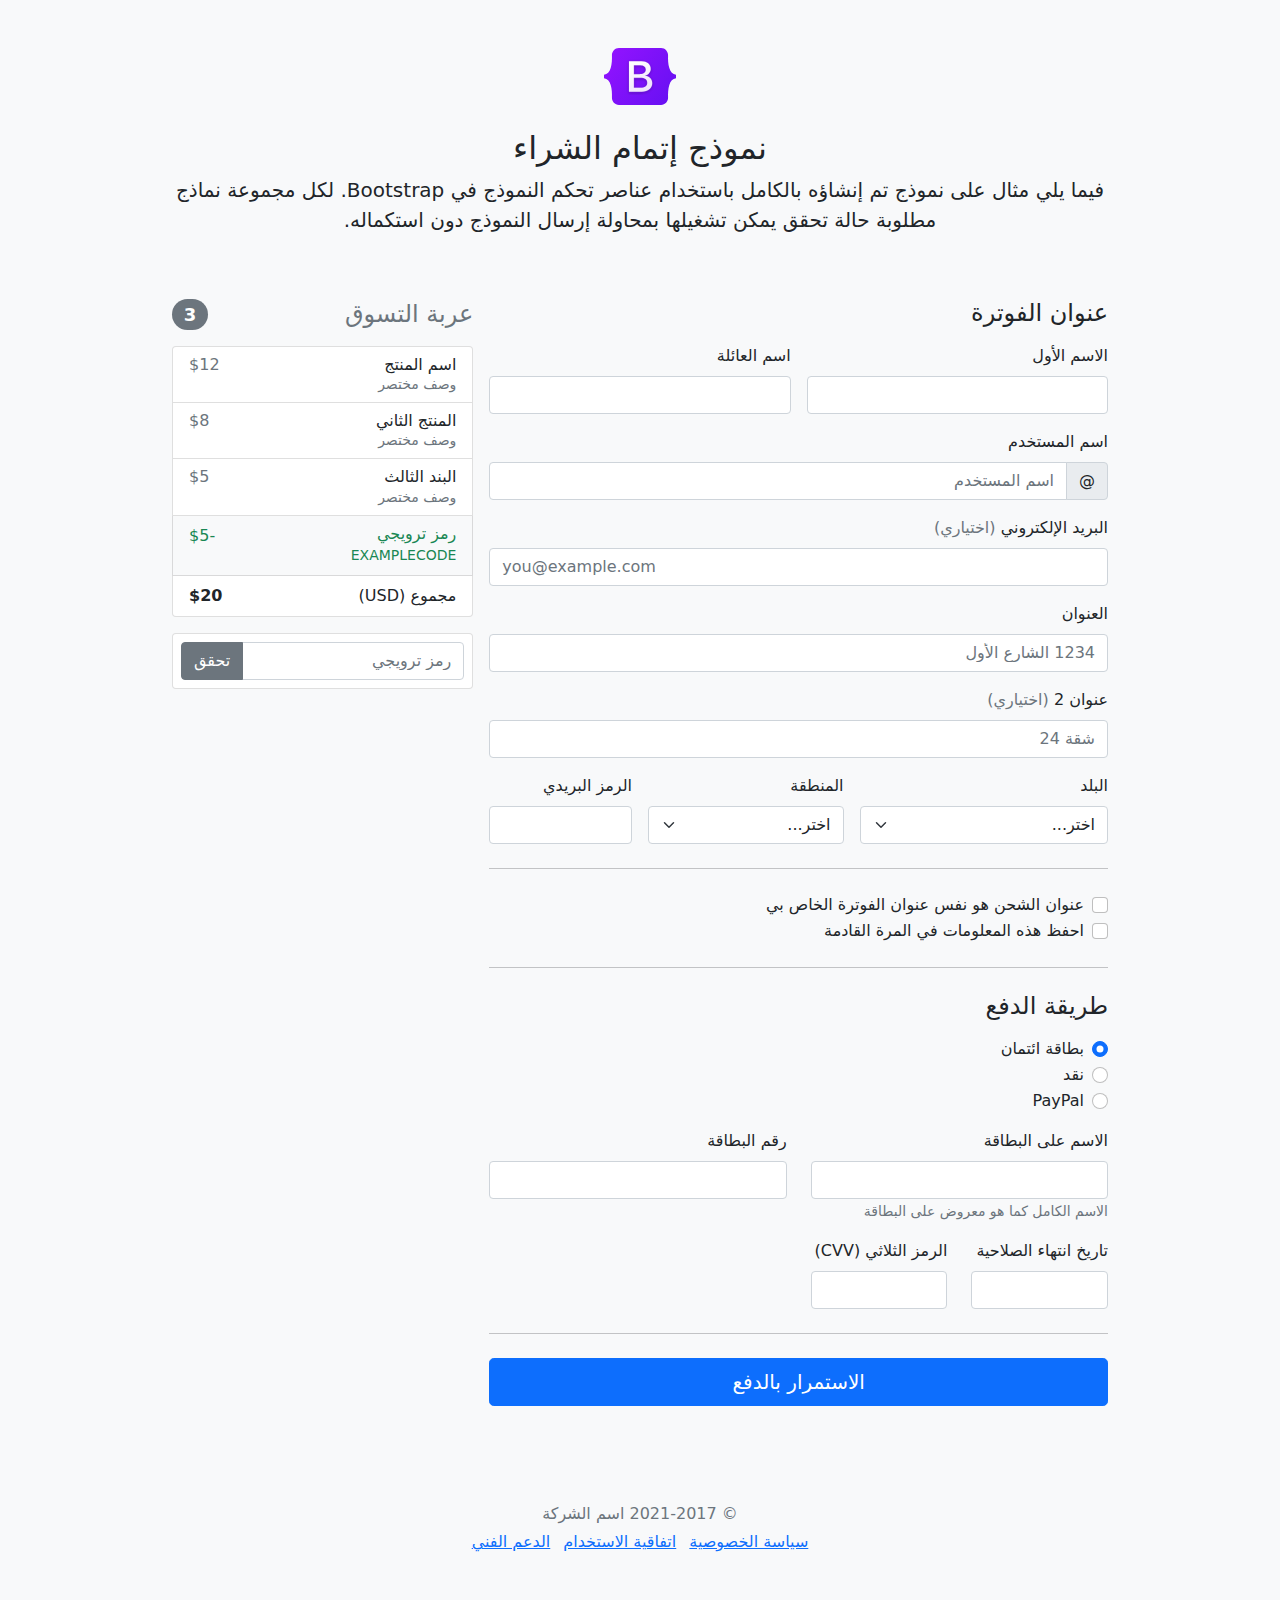
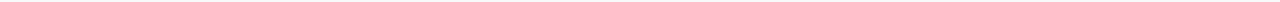
<file: apps/color_app/static/bootstrap-5.1.1-examples/bootstrap-5.1.1-examples/checkout-rtl/index.html>
<!doctype html>
<html lang="ar" dir="rtl">
  <head>
    <meta charset="utf-8">
    <meta name="viewport" content="width=device-width, initial-scale=1">
    <meta name="description" content="">
    <meta name="author" content="Mark Otto, Jacob Thornton, and Bootstrap contributors">
    <meta name="generator" content="Hugo 0.88.1">
    <title>مثال إتمام الشراء · Bootstrap v5.1</title>

    <link rel="canonical" href="https://getbootstrap.com/docs/5.1/examples/checkout-rtl/">

    

    <!-- Bootstrap core CSS -->
<link href="../assets/dist/css/bootstrap.rtl.min.css" rel="stylesheet">

    <style>
      .bd-placeholder-img {
        font-size: 1.125rem;
        text-anchor: middle;
        -webkit-user-select: none;
        -moz-user-select: none;
        user-select: none;
      }

      @media (min-width: 768px) {
        .bd-placeholder-img-lg {
          font-size: 3.5rem;
        }
      }
    </style>

    
    <!-- Custom styles for this template -->
    <link href="../checkout/form-validation.css" rel="stylesheet">
  </head>
  <body class="bg-light">
    
<div class="container">
  <main>
    <div class="py-5 text-center">
      <img class="d-block mx-auto mb-4" src="../assets/brand/bootstrap-logo.svg" alt="" width="72" height="57">
      <h2>نموذج إتمام الشراء</h2>
      <p class="lead">فيما يلي مثال على نموذج تم إنشاؤه بالكامل باستخدام عناصر تحكم النموذج في Bootstrap. لكل مجموعة نماذج مطلوبة حالة تحقق يمكن تشغيلها بمحاولة إرسال النموذج دون استكماله.</p>
    </div>

    <div class="row g-3">
      <div class="col-md-5 col-lg-4 order-md-last">
        <h4 class="d-flex justify-content-between align-items-center mb-3">
          <span class="text-muted">عربة التسوق</span>
          <span class="badge bg-secondary rounded-pill">3</span>
        </h4>
        <ul class="list-group mb-3">
          <li class="list-group-item d-flex justify-content-between lh-sm">
            <div>
              <h6 class="my-0">اسم المنتج</h6>
              <small class="text-muted">وصف مختصر</small>
            </div>
            <span class="text-muted">$12</span>
          </li>
          <li class="list-group-item d-flex justify-content-between lh-sm">
            <div>
              <h6 class="my-0">المنتج الثاني</h6>
              <small class="text-muted">وصف مختصر</small>
            </div>
            <span class="text-muted">$8</span>
          </li>
          <li class="list-group-item d-flex justify-content-between lh-sm">
            <div>
              <h6 class="my-0">البند الثالث</h6>
              <small class="text-muted">وصف مختصر</small>
            </div>
            <span class="text-muted">$5</span>
          </li>
          <li class="list-group-item d-flex justify-content-between bg-light">
            <div class="text-success">
              <h6 class="my-0">رمز ترويجي</h6>
              <small>EXAMPLECODE</small>
            </div>
            <span class="text-success">-$5</span>
          </li>
          <li class="list-group-item d-flex justify-content-between">
            <span>مجموع (USD)</span>
            <strong>$20</strong>
          </li>
        </ul>

        <form class="card p-2">
          <div class="input-group">
            <input type="text" class="form-control" placeholder="رمز ترويجي">
            <button type="submit" class="btn btn-secondary">تحقق</button>
          </div>
        </form>
      </div>
      <div class="col-md-7 col-lg-8">
        <h4 class="mb-3">عنوان الفوترة</h4>
        <form class="needs-validation" novalidate>
          <div class="row g-3">
            <div class="col-sm-6">
              <label for="firstName" class="form-label">الاسم الأول</label>
              <input type="text" class="form-control" id="firstName" placeholder="" value="" required>
              <div class="invalid-feedback">
                يرجى إدخال اسم أول صحيح.
              </div>
            </div>

            <div class="col-sm-6">
              <label for="lastName" class="form-label">اسم العائلة</label>
              <input type="text" class="form-control" id="lastName" placeholder="" value="" required>
              <div class="invalid-feedback">
                يرجى إدخال اسم عائلة صحيح.
              </div>
            </div>

            <div class="col-12">
              <label for="username" class="form-label">اسم المستخدم</label>
              <div class="input-group has-validation">
                <span class="input-group-text">@</span>
                <input type="text" class="form-control" id="username" placeholder="اسم المستخدم" required>
              <div class="invalid-feedback">
                اسم المستخدم الخاص بك مطلوب.
                </div>
              </div>
            </div>

            <div class="col-12">
              <label for="email" class="form-label">البريد الإلكتروني <span class="text-muted">(اختياري)</span></label>
              <input type="email" class="form-control" id="email" placeholder="you@example.com">
              <div class="invalid-feedback">
                يرجى إدخال عنوان بريد إلكتروني صحيح لتصلكم تحديثات الشحن.
              </div>
            </div>

            <div class="col-12">
              <label for="address" class="form-label">العنوان</label>
              <input type="text" class="form-control" id="address" placeholder="1234 الشارع الأول" required>
              <div class="invalid-feedback">
                يرجى إدخال عنوان الشحن الخاص بك.
              </div>
            </div>

            <div class="col-12">
              <label for="address2" class="form-label">عنوان 2 <span class="text-muted">(اختياري)</span></label>
              <input type="text" class="form-control" id="address2" placeholder="شقة 24">
            </div>

            <div class="col-md-5">
              <label for="country" class="form-label">البلد</label>
              <select class="form-select" id="country" required>
                <option value="">اختر...</option>
                <option>الولايات المتحدة الأمريكية</option>
              </select>
              <div class="invalid-feedback">
                يرجى اختيار بلد صحيح.
              </div>
            </div>

            <div class="col-md-4">
              <label for="state" class="form-label">المنطقة</label>
              <select class="form-select" id="state" required>
                <option value="">اختر...</option>
                <option>كاليفورنيا</option>
              </select>
              <div class="invalid-feedback">
                يرجى اختيار اسم منطقة صحيح.
              </div>
            </div>

            <div class="col-md-3">
              <label for="zip" class="form-label">الرمز البريدي</label>
              <input type="text" class="form-control" id="zip" placeholder="" required>
              <div class="invalid-feedback">
                الرمز البريدي مطلوب.
              </div>
            </div>
          </div>

          <hr class="my-4">

          <div class="form-check">
            <input type="checkbox" class="form-check-input" id="same-address">
            <label class="form-check-label" for="same-address">عنوان الشحن هو نفس عنوان الفوترة الخاص بي</label>
          </div>

          <div class="form-check">
            <input type="checkbox" class="form-check-input" id="save-info">
            <label class="form-check-label" for="save-info">احفظ هذه المعلومات في المرة القادمة</label>
          </div>

          <hr class="my-4">

          <h4 class="mb-3">طريقة الدفع</h4>

          <div class="my-3">
            <div class="form-check">
              <input id="credit" name="paymentMethod" type="radio" class="form-check-input" checked required>
              <label class="form-check-label" for="credit">بطاقة ائتمان</label>
            </div>
            <div class="form-check">
              <input id="cash" name="paymentMethod" type="radio" class="form-check-input" required>
              <label class="form-check-label" for="cash">نقد</label>
            </div>
            <div class="form-check">
              <input id="paypal" name="paymentMethod" type="radio" class="form-check-input" required>
              <label class="form-check-label" for="paypal">PayPal</label>
            </div>
          </div>

          <div class="row gy-3">
            <div class="col-md-6">
              <label for="cc-name" class="form-label">الاسم على البطاقة</label>
              <input type="text" class="form-control" id="cc-name" placeholder="" required>
              <small class="text-muted">الاسم الكامل كما هو معروض على البطاقة</small>
              <div class="invalid-feedback">
                الاسم على البطاقة مطلوب
              </div>
            </div>

            <div class="col-md-6">
              <label for="cc-number" class="form-label">رقم البطاقة</label>
              <input type="text" class="form-control" id="cc-number" placeholder="" required>
              <div class="invalid-feedback">
                رقم بطاقة الائتمان مطلوب
              </div>
            </div>

            <div class="col-md-3">
              <label for="cc-expiration" class="form-label">تاريخ انتهاء الصلاحية</label>
              <input type="text" class="form-control" id="cc-expiration" placeholder="" required>
              <div class="invalid-feedback">
                تاريخ انتهاء الصلاحية مطلوب
              </div>
            </div>

            <div class="col-md-3">
              <label for="cc-cvv" class="form-label">الرمز الثلاثي (CVV)</label>
              <input type="text" class="form-control" id="cc-cvv" placeholder="" required>
              <div class="invalid-feedback">
                رمز الحماية مطلوب
              </div>
            </div>
          </div>

          <hr class="my-4">

          <button class="w-100 btn btn-primary btn-lg" type="submit">الاستمرار بالدفع</button>
        </form>
      </div>
    </div>
  </main>
  <footer class="my-5 pt-5 text-muted text-center text-small">
    <p class="mb-1">&copy; 2021-2017 اسم الشركة</p>
    <ul class="list-inline">
      <li class="list-inline-item"><a href="#">سياسة الخصوصية</a></li>
      <li class="list-inline-item"><a href="#">اتفاقية الاستخدام</a></li>
      <li class="list-inline-item"><a href="#">الدعم الفني</a></li>
    </ul>
  </footer>
</div>


    <script src="../assets/dist/js/bootstrap.bundle.min.js"></script>

      <script src="../checkout/form-validation.js"></script>
  </body>
</html>
</file>
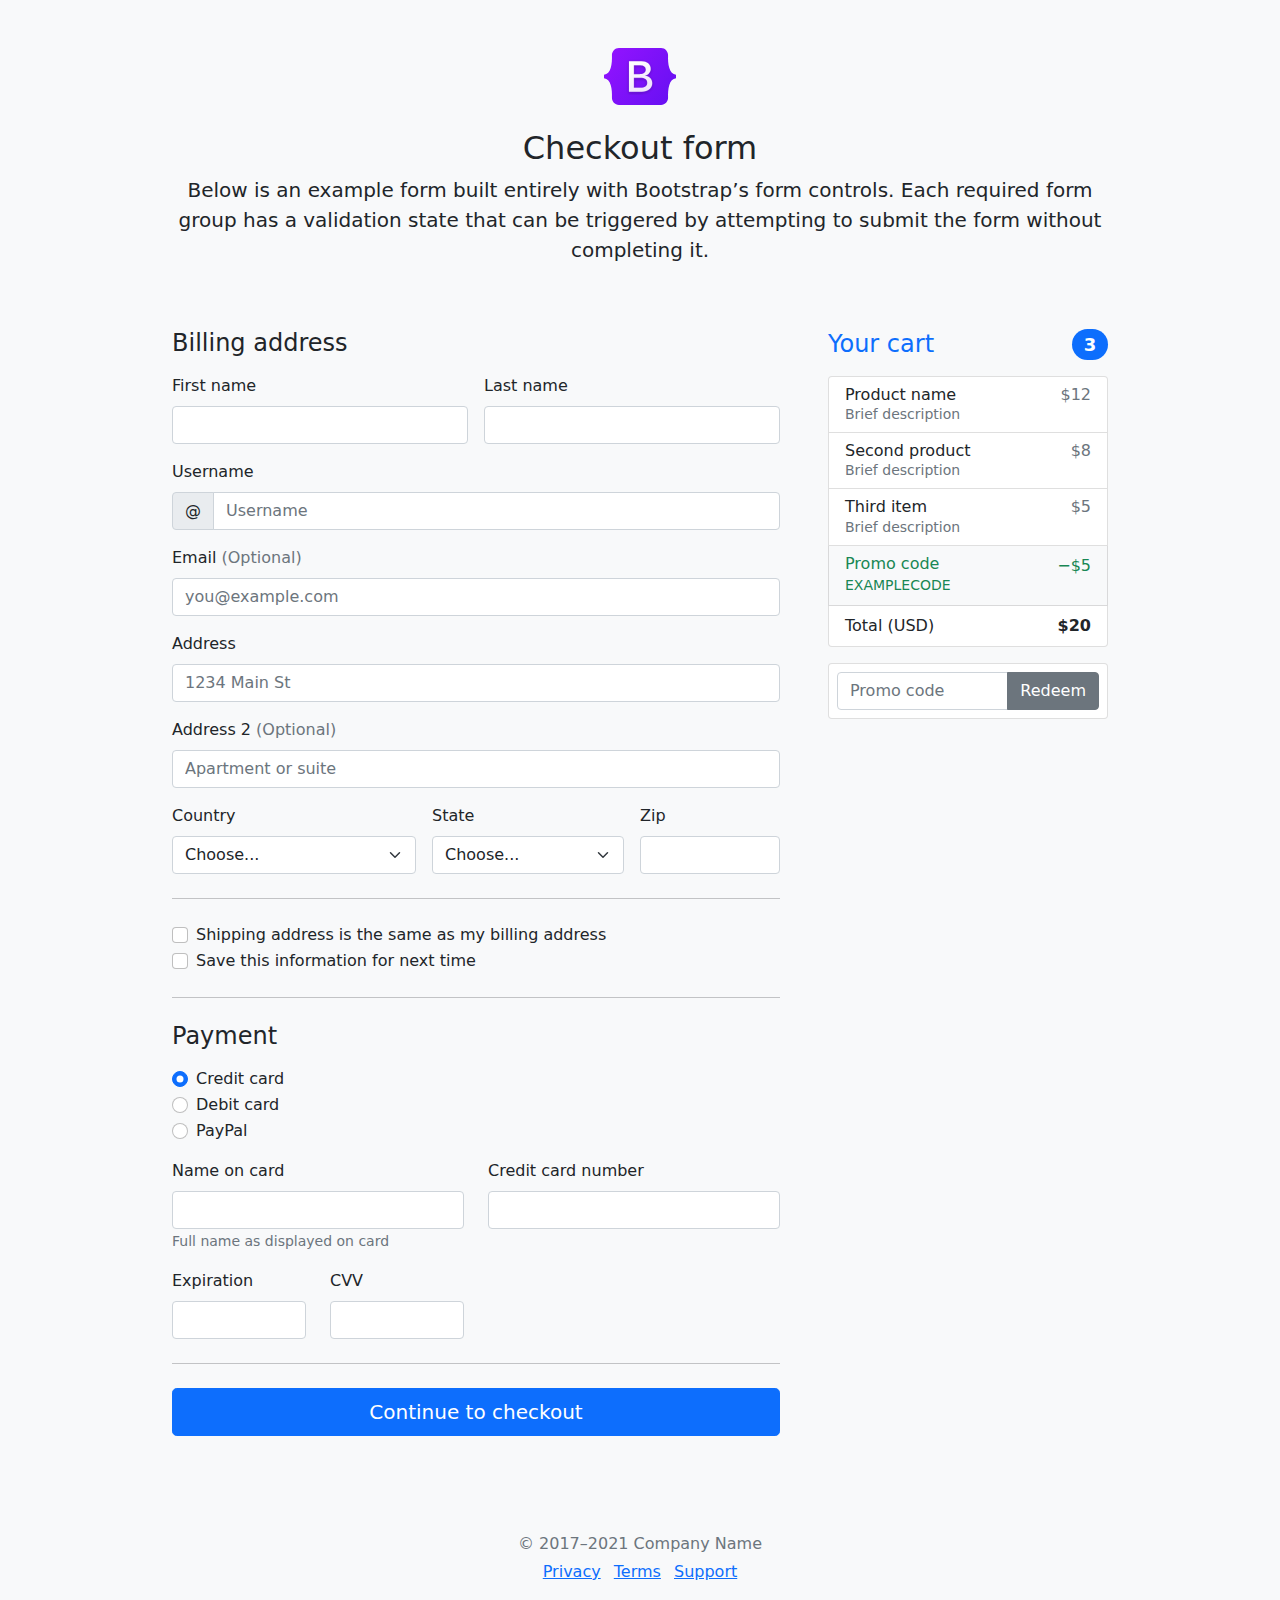
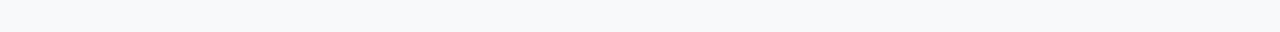
<file: apps/color_app/static/bootstrap-5.1.1-examples/bootstrap-5.1.1-examples/checkout/index.html>
<!doctype html>
<html lang="en">
  <head>
    <meta charset="utf-8">
    <meta name="viewport" content="width=device-width, initial-scale=1">
    <meta name="description" content="">
    <meta name="author" content="Mark Otto, Jacob Thornton, and Bootstrap contributors">
    <meta name="generator" content="Hugo 0.88.1">
    <title>Checkout example · Bootstrap v5.1</title>

    <link rel="canonical" href="https://getbootstrap.com/docs/5.1/examples/checkout/">

    

    <!-- Bootstrap core CSS -->
<link href="../assets/dist/css/bootstrap.min.css" rel="stylesheet">

    <style>
      .bd-placeholder-img {
        font-size: 1.125rem;
        text-anchor: middle;
        -webkit-user-select: none;
        -moz-user-select: none;
        user-select: none;
      }

      @media (min-width: 768px) {
        .bd-placeholder-img-lg {
          font-size: 3.5rem;
        }
      }
    </style>

    
    <!-- Custom styles for this template -->
    <link href="form-validation.css" rel="stylesheet">
  </head>
  <body class="bg-light">
    
<div class="container">
  <main>
    <div class="py-5 text-center">
      <img class="d-block mx-auto mb-4" src="../assets/brand/bootstrap-logo.svg" alt="" width="72" height="57">
      <h2>Checkout form</h2>
      <p class="lead">Below is an example form built entirely with Bootstrap’s form controls. Each required form group has a validation state that can be triggered by attempting to submit the form without completing it.</p>
    </div>

    <div class="row g-5">
      <div class="col-md-5 col-lg-4 order-md-last">
        <h4 class="d-flex justify-content-between align-items-center mb-3">
          <span class="text-primary">Your cart</span>
          <span class="badge bg-primary rounded-pill">3</span>
        </h4>
        <ul class="list-group mb-3">
          <li class="list-group-item d-flex justify-content-between lh-sm">
            <div>
              <h6 class="my-0">Product name</h6>
              <small class="text-muted">Brief description</small>
            </div>
            <span class="text-muted">$12</span>
          </li>
          <li class="list-group-item d-flex justify-content-between lh-sm">
            <div>
              <h6 class="my-0">Second product</h6>
              <small class="text-muted">Brief description</small>
            </div>
            <span class="text-muted">$8</span>
          </li>
          <li class="list-group-item d-flex justify-content-between lh-sm">
            <div>
              <h6 class="my-0">Third item</h6>
              <small class="text-muted">Brief description</small>
            </div>
            <span class="text-muted">$5</span>
          </li>
          <li class="list-group-item d-flex justify-content-between bg-light">
            <div class="text-success">
              <h6 class="my-0">Promo code</h6>
              <small>EXAMPLECODE</small>
            </div>
            <span class="text-success">−$5</span>
          </li>
          <li class="list-group-item d-flex justify-content-between">
            <span>Total (USD)</span>
            <strong>$20</strong>
          </li>
        </ul>

        <form class="card p-2">
          <div class="input-group">
            <input type="text" class="form-control" placeholder="Promo code">
            <button type="submit" class="btn btn-secondary">Redeem</button>
          </div>
        </form>
      </div>
      <div class="col-md-7 col-lg-8">
        <h4 class="mb-3">Billing address</h4>
        <form class="needs-validation" novalidate>
          <div class="row g-3">
            <div class="col-sm-6">
              <label for="firstName" class="form-label">First name</label>
              <input type="text" class="form-control" id="firstName" placeholder="" value="" required>
              <div class="invalid-feedback">
                Valid first name is required.
              </div>
            </div>

            <div class="col-sm-6">
              <label for="lastName" class="form-label">Last name</label>
              <input type="text" class="form-control" id="lastName" placeholder="" value="" required>
              <div class="invalid-feedback">
                Valid last name is required.
              </div>
            </div>

            <div class="col-12">
              <label for="username" class="form-label">Username</label>
              <div class="input-group has-validation">
                <span class="input-group-text">@</span>
                <input type="text" class="form-control" id="username" placeholder="Username" required>
              <div class="invalid-feedback">
                  Your username is required.
                </div>
              </div>
            </div>

            <div class="col-12">
              <label for="email" class="form-label">Email <span class="text-muted">(Optional)</span></label>
              <input type="email" class="form-control" id="email" placeholder="you@example.com">
              <div class="invalid-feedback">
                Please enter a valid email address for shipping updates.
              </div>
            </div>

            <div class="col-12">
              <label for="address" class="form-label">Address</label>
              <input type="text" class="form-control" id="address" placeholder="1234 Main St" required>
              <div class="invalid-feedback">
                Please enter your shipping address.
              </div>
            </div>

            <div class="col-12">
              <label for="address2" class="form-label">Address 2 <span class="text-muted">(Optional)</span></label>
              <input type="text" class="form-control" id="address2" placeholder="Apartment or suite">
            </div>

            <div class="col-md-5">
              <label for="country" class="form-label">Country</label>
              <select class="form-select" id="country" required>
                <option value="">Choose...</option>
                <option>United States</option>
              </select>
              <div class="invalid-feedback">
                Please select a valid country.
              </div>
            </div>

            <div class="col-md-4">
              <label for="state" class="form-label">State</label>
              <select class="form-select" id="state" required>
                <option value="">Choose...</option>
                <option>California</option>
              </select>
              <div class="invalid-feedback">
                Please provide a valid state.
              </div>
            </div>

            <div class="col-md-3">
              <label for="zip" class="form-label">Zip</label>
              <input type="text" class="form-control" id="zip" placeholder="" required>
              <div class="invalid-feedback">
                Zip code required.
              </div>
            </div>
          </div>

          <hr class="my-4">

          <div class="form-check">
            <input type="checkbox" class="form-check-input" id="same-address">
            <label class="form-check-label" for="same-address">Shipping address is the same as my billing address</label>
          </div>

          <div class="form-check">
            <input type="checkbox" class="form-check-input" id="save-info">
            <label class="form-check-label" for="save-info">Save this information for next time</label>
          </div>

          <hr class="my-4">

          <h4 class="mb-3">Payment</h4>

          <div class="my-3">
            <div class="form-check">
              <input id="credit" name="paymentMethod" type="radio" class="form-check-input" checked required>
              <label class="form-check-label" for="credit">Credit card</label>
            </div>
            <div class="form-check">
              <input id="debit" name="paymentMethod" type="radio" class="form-check-input" required>
              <label class="form-check-label" for="debit">Debit card</label>
            </div>
            <div class="form-check">
              <input id="paypal" name="paymentMethod" type="radio" class="form-check-input" required>
              <label class="form-check-label" for="paypal">PayPal</label>
            </div>
          </div>

          <div class="row gy-3">
            <div class="col-md-6">
              <label for="cc-name" class="form-label">Name on card</label>
              <input type="text" class="form-control" id="cc-name" placeholder="" required>
              <small class="text-muted">Full name as displayed on card</small>
              <div class="invalid-feedback">
                Name on card is required
              </div>
            </div>

            <div class="col-md-6">
              <label for="cc-number" class="form-label">Credit card number</label>
              <input type="text" class="form-control" id="cc-number" placeholder="" required>
              <div class="invalid-feedback">
                Credit card number is required
              </div>
            </div>

            <div class="col-md-3">
              <label for="cc-expiration" class="form-label">Expiration</label>
              <input type="text" class="form-control" id="cc-expiration" placeholder="" required>
              <div class="invalid-feedback">
                Expiration date required
              </div>
            </div>

            <div class="col-md-3">
              <label for="cc-cvv" class="form-label">CVV</label>
              <input type="text" class="form-control" id="cc-cvv" placeholder="" required>
              <div class="invalid-feedback">
                Security code required
              </div>
            </div>
          </div>

          <hr class="my-4">

          <button class="w-100 btn btn-primary btn-lg" type="submit">Continue to checkout</button>
        </form>
      </div>
    </div>
  </main>

  <footer class="my-5 pt-5 text-muted text-center text-small">
    <p class="mb-1">&copy; 2017–2021 Company Name</p>
    <ul class="list-inline">
      <li class="list-inline-item"><a href="#">Privacy</a></li>
      <li class="list-inline-item"><a href="#">Terms</a></li>
      <li class="list-inline-item"><a href="#">Support</a></li>
    </ul>
  </footer>
</div>


    <script src="../assets/dist/js/bootstrap.bundle.min.js"></script>

      <script src="form-validation.js"></script>
  </body>
</html>
</file>
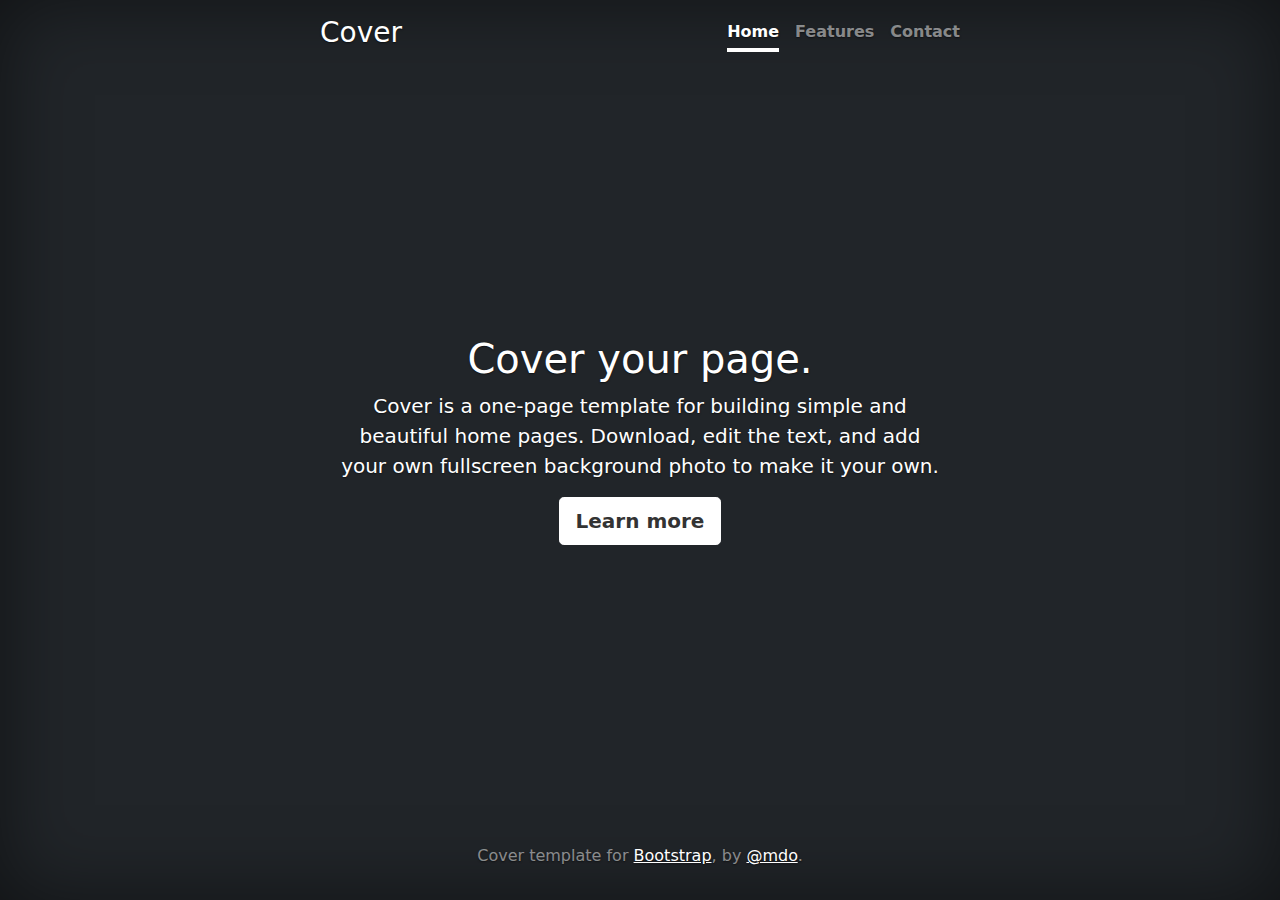
<file: apps/color_app/static/bootstrap-5.1.1-examples/bootstrap-5.1.1-examples/cover/index.html>
<!doctype html>
<html lang="en" class="h-100">
  <head>
    <meta charset="utf-8">
    <meta name="viewport" content="width=device-width, initial-scale=1">
    <meta name="description" content="">
    <meta name="author" content="Mark Otto, Jacob Thornton, and Bootstrap contributors">
    <meta name="generator" content="Hugo 0.88.1">
    <title>Cover Template · Bootstrap v5.1</title>

    <link rel="canonical" href="https://getbootstrap.com/docs/5.1/examples/cover/">

    

    <!-- Bootstrap core CSS -->
<link href="../assets/dist/css/bootstrap.min.css" rel="stylesheet">

    <style>
      .bd-placeholder-img {
        font-size: 1.125rem;
        text-anchor: middle;
        -webkit-user-select: none;
        -moz-user-select: none;
        user-select: none;
      }

      @media (min-width: 768px) {
        .bd-placeholder-img-lg {
          font-size: 3.5rem;
        }
      }
    </style>

    
    <!-- Custom styles for this template -->
    <link href="cover.css" rel="stylesheet">
  </head>
  <body class="d-flex h-100 text-center text-white bg-dark">
    
<div class="cover-container d-flex w-100 h-100 p-3 mx-auto flex-column">
  <header class="mb-auto">
    <div>
      <h3 class="float-md-start mb-0">Cover</h3>
      <nav class="nav nav-masthead justify-content-center float-md-end">
        <a class="nav-link active" aria-current="page" href="#">Home</a>
        <a class="nav-link" href="#">Features</a>
        <a class="nav-link" href="#">Contact</a>
      </nav>
    </div>
  </header>

  <main class="px-3">
    <h1>Cover your page.</h1>
    <p class="lead">Cover is a one-page template for building simple and beautiful home pages. Download, edit the text, and add your own fullscreen background photo to make it your own.</p>
    <p class="lead">
      <a href="#" class="btn btn-lg btn-secondary fw-bold border-white bg-white">Learn more</a>
    </p>
  </main>

  <footer class="mt-auto text-white-50">
    <p>Cover template for <a href="https://getbootstrap.com/" class="text-white">Bootstrap</a>, by <a href="https://twitter.com/mdo" class="text-white">@mdo</a>.</p>
  </footer>
</div>


    
  </body>
</html>
</file>
<file: apps/color_app/static/bootstrap-5.1.1-examples/bootstrap-5.1.1-examples/blog/blog.rtl.css>
/* stylelint-disable selector-list-comma-newline-after */

.blog-header {
  line-height: 1;
  border-bottom: 1px solid #e5e5e5;
}

.blog-header-logo {
  font-family: Amiri, Georgia, "Times New Roman", serif;
  font-size: 2.25rem;
}

.blog-header-logo:hover {
  text-decoration: none;
}

h1, h2, h3, h4, h5, h6 {
  font-family: Amiri, Georgia, "Times New Roman", serif;
}

.display-4 {
  font-size: 2.5rem;
}
@media (min-width: 768px) {
  .display-4 {
    font-size: 3rem;
  }
}

.nav-scroller {
  position: relative;
  z-index: 2;
  height: 2.75rem;
  overflow-y: hidden;
}

.nav-scroller .nav {
  display: flex;
  flex-wrap: nowrap;
  padding-bottom: 1rem;
  margin-top: -1px;
  overflow-x: auto;
  text-align: center;
  white-space: nowrap;
  -webkit-overflow-scrolling: touch;
}

.nav-scroller .nav-link {
  padding-top: .75rem;
  padding-bottom: .75rem;
  font-size: .875rem;
}

.card-img-right {
  height: 100%;
  border-radius: 3px 0 0 3px;
}

.flex-auto {
  flex: 0 0 auto;
}

.h-250 { height: 250px; }
@media (min-width: 768px) {
  .h-md-250 { height: 250px; }
}

/* Pagination */
.blog-pagination {
  margin-bottom: 4rem;
}
.blog-pagination > .btn {
  border-radius: 2rem;
}

/*
 * Blog posts
 */
.blog-post {
  margin-bottom: 4rem;
}
.blog-post-title {
  margin-bottom: .25rem;
  font-size: 2.5rem;
}
.blog-post-meta {
  margin-bottom: 1.25rem;
  color: #727272;
}

/*
 * Footer
 */
.blog-footer {
  padding: 2.5rem 0;
  color: #727272;
  text-align: center;
  background-color: #f9f9f9;
  border-top: .05rem solid #e5e5e5;
}
.blog-footer p:last-child {
  margin-bottom: 0;
}
</file>
<file: apps/color_app/static/bootstrap-5.1.1-examples/bootstrap-5.1.1-examples/blog/blog.css>
/* stylelint-disable selector-list-comma-newline-after */

.blog-header {
  line-height: 1;
  border-bottom: 1px solid #e5e5e5;
}

.blog-header-logo {
  font-family: "Playfair Display", Georgia, "Times New Roman", serif/*rtl:Amiri, Georgia, "Times New Roman", serif*/;
  font-size: 2.25rem;
}

.blog-header-logo:hover {
  text-decoration: none;
}

h1, h2, h3, h4, h5, h6 {
  font-family: "Playfair Display", Georgia, "Times New Roman", serif/*rtl:Amiri, Georgia, "Times New Roman", serif*/;
}

.display-4 {
  font-size: 2.5rem;
}
@media (min-width: 768px) {
  .display-4 {
    font-size: 3rem;
  }
}

.nav-scroller {
  position: relative;
  z-index: 2;
  height: 2.75rem;
  overflow-y: hidden;
}

.nav-scroller .nav {
  display: flex;
  flex-wrap: nowrap;
  padding-bottom: 1rem;
  margin-top: -1px;
  overflow-x: auto;
  text-align: center;
  white-space: nowrap;
  -webkit-overflow-scrolling: touch;
}

.nav-scroller .nav-link {
  padding-top: .75rem;
  padding-bottom: .75rem;
  font-size: .875rem;
}

.card-img-right {
  height: 100%;
  border-radius: 0 3px 3px 0;
}

.flex-auto {
  flex: 0 0 auto;
}

.h-250 { height: 250px; }
@media (min-width: 768px) {
  .h-md-250 { height: 250px; }
}

/* Pagination */
.blog-pagination {
  margin-bottom: 4rem;
}
.blog-pagination > .btn {
  border-radius: 2rem;
}

/*
 * Blog posts
 */
.blog-post {
  margin-bottom: 4rem;
}
.blog-post-title {
  margin-bottom: .25rem;
  font-size: 2.5rem;
}
.blog-post-meta {
  margin-bottom: 1.25rem;
  color: #727272;
}

/*
 * Footer
 */
.blog-footer {
  padding: 2.5rem 0;
  color: #727272;
  text-align: center;
  background-color: #f9f9f9;
  border-top: .05rem solid #e5e5e5;
}
.blog-footer p:last-child {
  margin-bottom: 0;
}
</file>
<file: apps/color_app/static/bootstrap-5.1.1-examples/bootstrap-5.1.1-examples/carousel/carousel.rtl.css>
/* GLOBAL STYLES
-------------------------------------------------- */
/* Padding below the footer and lighter body text */

body {
  padding-top: 3rem;
  padding-bottom: 3rem;
  color: #5a5a5a;
}


/* CUSTOMIZE THE CAROUSEL
-------------------------------------------------- */

/* Carousel base class */
.carousel {
  margin-bottom: 4rem;
}
/* Since positioning the image, we need to help out the caption */
.carousel-caption {
  bottom: 3rem;
  z-index: 10;
}

/* Declare heights because of positioning of img element */
.carousel-item {
  height: 32rem;
}
.carousel-item > img {
  position: absolute;
  top: 0;
  right: 0;
  min-width: 100%;
  height: 32rem;
}


/* MARKETING CONTENT
-------------------------------------------------- */

/* Center align the text within the three columns below the carousel */
.marketing .col-lg-4 {
  margin-bottom: 1.5rem;
  text-align: center;
}
.marketing h2 {
  font-weight: 400;
}
.marketing .col-lg-4 p {
  margin-right: .75rem;
  margin-left: .75rem;
}


/* Featurettes
------------------------- */

.featurette-divider {
  margin: 5rem 0; /* Space out the Bootstrap <hr> more */
}

/* Thin out the marketing headings */
.featurette-heading {
  font-weight: 300;
  line-height: 1;
}


/* RESPONSIVE CSS
-------------------------------------------------- */

@media (min-width: 40em) {
  /* Bump up size of carousel content */
  .carousel-caption p {
    margin-bottom: 1.25rem;
    font-size: 1.25rem;
    line-height: 1.4;
  }

  .featurette-heading {
    font-size: 50px;
  }
}

@media (min-width: 62em) {
  .featurette-heading {
    margin-top: 7rem;
  }
}
</file>
<file: apps/color_app/static/bootstrap-5.1.1-examples/bootstrap-5.1.1-examples/carousel/carousel.css>
/* GLOBAL STYLES
-------------------------------------------------- */
/* Padding below the footer and lighter body text */

body {
  padding-top: 3rem;
  padding-bottom: 3rem;
  color: #5a5a5a;
}


/* CUSTOMIZE THE CAROUSEL
-------------------------------------------------- */

/* Carousel base class */
.carousel {
  margin-bottom: 4rem;
}
/* Since positioning the image, we need to help out the caption */
.carousel-caption {
  bottom: 3rem;
  z-index: 10;
}

/* Declare heights because of positioning of img element */
.carousel-item {
  height: 32rem;
}
.carousel-item > img {
  position: absolute;
  top: 0;
  left: 0;
  min-width: 100%;
  height: 32rem;
}


/* MARKETING CONTENT
-------------------------------------------------- */

/* Center align the text within the three columns below the carousel */
.marketing .col-lg-4 {
  margin-bottom: 1.5rem;
  text-align: center;
}
.marketing h2 {
  font-weight: 400;
}
/* rtl:begin:ignore */
.marketing .col-lg-4 p {
  margin-right: .75rem;
  margin-left: .75rem;
}
/* rtl:end:ignore */


/* Featurettes
------------------------- */

.featurette-divider {
  margin: 5rem 0; /* Space out the Bootstrap <hr> more */
}

/* Thin out the marketing headings */
.featurette-heading {
  font-weight: 300;
  line-height: 1;
  /* rtl:remove */
  letter-spacing: -.05rem;
}


/* RESPONSIVE CSS
-------------------------------------------------- */

@media (min-width: 40em) {
  /* Bump up size of carousel content */
  .carousel-caption p {
    margin-bottom: 1.25rem;
    font-size: 1.25rem;
    line-height: 1.4;
  }

  .featurette-heading {
    font-size: 50px;
  }
}

@media (min-width: 62em) {
  .featurette-heading {
    margin-top: 7rem;
  }
}
</file>
<file: apps/color_app/static/bootstrap-5.1.1-examples/bootstrap-5.1.1-examples/checkout/form-validation.css>
.container {
  max-width: 960px;
}
</file>
<file: apps/color_app/static/bootstrap-5.1.1-examples/bootstrap-5.1.1-examples/cover/cover.css>
/*
 * Globals
 */


/* Custom default button */
.btn-secondary,
.btn-secondary:hover,
.btn-secondary:focus {
  color: #333;
  text-shadow: none; /* Prevent inheritance from `body` */
}


/*
 * Base structure
 */

body {
  text-shadow: 0 .05rem .1rem rgba(0, 0, 0, .5);
  box-shadow: inset 0 0 5rem rgba(0, 0, 0, .5);
}

.cover-container {
  max-width: 42em;
}


/*
 * Header
 */

.nav-masthead .nav-link {
  padding: .25rem 0;
  font-weight: 700;
  color: rgba(255, 255, 255, .5);
  background-color: transparent;
  border-bottom: .25rem solid transparent;
}

.nav-masthead .nav-link:hover,
.nav-masthead .nav-link:focus {
  border-bottom-color: rgba(255, 255, 255, .25);
}

.nav-masthead .nav-link + .nav-link {
  margin-left: 1rem;
}

.nav-masthead .active {
  color: #fff;
  border-bottom-color: #fff;
}
</file>
<file: apps/color_app/static/bootstrap-5.1.1-examples/bootstrap-5.1.1-examples/cheatsheet/cheatsheet.rtl.css>
body {
  scroll-behavior: smooth;
}

/**
 * Bootstrap "Journal code" icon
 * @link https://icons.getbootstrap.com/icons/journal-code/
 */
.bd-heading a::before {
  display: inline-block;
  width: 1em;
  height: 1em;
  margin-left: .25rem;
  content: "";
  background-image: url("data:image/svg+xml,%3Csvg xmlns='http://www.w3.org/2000/svg' fill='%25230d6efd' viewBox='0 0 16 16'%3E%3Cpath d='M4 1h8a2 2 0 0 1 2 2v10a2 2 0 0 1-2 2H4a2 2 0 0 1-2-2h1a1 1 0 0 0 1 1h8a1 1 0 0 0 1-1V3a1 1 0 0 0-1-1H4a1 1 0 0 0-1 1H2a2 2 0 0 1 2-2z'/%3E%3Cpath d='M2 5v-.5a.5.5 0 0 1 1 0V5h.5a.5.5 0 0 1 0 1h-2a.5.5 0 0 1 0-1H2zm0 3v-.5a.5.5 0 0 1 1 0V8h.5a.5.5 0 0 1 0 1h-2a.5.5 0 0 1 0-1H2zm0 3v-.5a.5.5 0 0 1 1 0v.5h.5a.5.5 0 0 1 0 1h-2a.5.5 0 0 1 0-1H2z'/%3E%3Cpath fill-rule='evenodd' d='M8.646 5.646a.5.5 0 0 1 .708 0l2 2a.5.5 0 0 1 0 .708l-2 2a.5.5 0 0 1-.708-.708L10.293 8 8.646 6.354a.5.5 0 0 1 0-.708zm-1.292 0a.5.5 0 0 0-.708 0l-2 2a.5.5 0 0 0 0 .708l2 2a.5.5 0 0 0 .708-.708L5.707 8l1.647-1.646a.5.5 0 0 0 0-.708z'/%3E%3C/svg%3E");
  background-size: 1em;
}

/* stylelint-disable-next-line selector-max-universal */
.bd-heading + div > * + * {
  margin-top: 3rem;
}

/* Table of contents */
.bd-aside a {
  padding: .1875rem .5rem;
  margin-top: .125rem;
  margin-right: .3125rem;
  color: rgba(0, 0, 0, .65);
  text-decoration: none;
}

.bd-aside a:hover,
.bd-aside a:focus {
  color: rgba(0, 0, 0, .85);
  background-color: rgba(121, 82, 179, .1);
}

.bd-aside .active {
  font-weight: 600;
  color: rgba(0, 0, 0, .85);
}

.bd-aside .btn {
  padding: .25rem .5rem;
  font-weight: 600;
  color: rgba(0, 0, 0, .65);
  border: 0;
}

.bd-aside .btn:hover,
.bd-aside .btn:focus {
  color: rgba(0, 0, 0, .85);
  background-color: rgba(121, 82, 179, .1);
}

.bd-aside .btn:focus {
  box-shadow: 0 0 0 1px rgba(121, 82, 179, .7);
}

.bd-aside .btn::before {
  width: 1.25em;
  line-height: 0;
  content: url("data:image/svg+xml,%3csvg xmlns='http://www.w3.org/2000/svg' width='16' height='16' viewBox='0 0 16 16'%3e%3cpath fill='none' stroke='rgba%280,0,0,.5%29' stroke-linecap='round' stroke-linejoin='round' stroke-width='2' d='M5 14l6-6-6-6'/%3e%3c/svg%3e");
  transition: transform .35s ease;
  transform: rotate(180deg) translateX(-2px);
  transform-origin: .5em 50%;
}

.bd-aside .btn[aria-expanded="true"]::before {
  transform: rotate(90deg);
}


/* Examples */
.scrollspy-example {
  position: relative;
  height: 200px;
  margin-top: .5rem;
  overflow: auto;
}

[id="modal"] .bd-example .btn,
[id="buttons"] .bd-example .btn,
[id="tooltips"] .bd-example .btn,
[id="popovers"] .bd-example .btn,
[id="dropdowns"] .bd-example .btn-group,
[id="dropdowns"] .bd-example .dropdown,
[id="dropdowns"] .bd-example .dropup,
[id="dropdowns"] .bd-example .dropend,
[id="dropdowns"] .bd-example .dropstart {
  margin: 0 0 1rem 1rem;
}

/* Layout */
@media (min-width: 1200px) {
  body {
    display: grid;
    gap: 1rem;
    grid-template-columns: 1fr 4fr 1fr;
    grid-template-rows: auto;
  }

  .bd-header {
    position: fixed;
    top: 0;
    right: 0;
    left: 0;
    z-index: 1030;
    grid-column: 1 / span 3;
  }

  .bd-aside,
  .bd-cheatsheet {
    padding-top: 4rem;
  }

  /**
   * 1. Too bad only Firefox supports subgrids ATM
   */
  .bd-cheatsheet,
  .bd-cheatsheet section,
  .bd-cheatsheet article {
    display: inherit; /* 1 */
    gap: inherit; /* 1 */
    grid-template-columns: 1fr 4fr;
    grid-column: 1 / span 2;
    grid-template-rows: auto;
  }

  .bd-aside {
    grid-area: 1 / 3;
    scroll-margin-top: 4rem;
  }

  .bd-cheatsheet section,
  .bd-cheatsheet section > h2 {
    top: 2rem;
    scroll-margin-top: 2rem;
  }

  .bd-cheatsheet section > h2::before {
    position: absolute;
    top: 0;
    right: 0;
    bottom: -2rem;
    left: 0;
    z-index: -1;
    content: "";
    background-image: linear-gradient(to bottom, rgba(255, 255, 255, 1) calc(100% - 3rem), rgba(255, 255, 255, .01));
  }

  .bd-cheatsheet article,
  .bd-cheatsheet .bd-heading {
    top: 8rem;
    scroll-margin-top: 8rem;
  }

  .bd-cheatsheet .bd-heading {
    z-index: 1;
  }
}
</file>
<file: apps/color_app/static/bootstrap-5.1.1-examples/bootstrap-5.1.1-examples/cheatsheet/cheatsheet.css>
body {
  scroll-behavior: smooth;
}

/**
 * Bootstrap "Journal code" icon
 * @link https://icons.getbootstrap.com/icons/journal-code/
 */
.bd-heading a::before {
  display: inline-block;
  width: 1em;
  height: 1em;
  margin-right: .25rem;
  content: "";
  background-image: url("data:image/svg+xml,%3Csvg xmlns='http://www.w3.org/2000/svg' fill='%25230d6efd' viewBox='0 0 16 16'%3E%3Cpath d='M4 1h8a2 2 0 0 1 2 2v10a2 2 0 0 1-2 2H4a2 2 0 0 1-2-2h1a1 1 0 0 0 1 1h8a1 1 0 0 0 1-1V3a1 1 0 0 0-1-1H4a1 1 0 0 0-1 1H2a2 2 0 0 1 2-2z'/%3E%3Cpath d='M2 5v-.5a.5.5 0 0 1 1 0V5h.5a.5.5 0 0 1 0 1h-2a.5.5 0 0 1 0-1H2zm0 3v-.5a.5.5 0 0 1 1 0V8h.5a.5.5 0 0 1 0 1h-2a.5.5 0 0 1 0-1H2zm0 3v-.5a.5.5 0 0 1 1 0v.5h.5a.5.5 0 0 1 0 1h-2a.5.5 0 0 1 0-1H2z'/%3E%3Cpath fill-rule='evenodd' d='M8.646 5.646a.5.5 0 0 1 .708 0l2 2a.5.5 0 0 1 0 .708l-2 2a.5.5 0 0 1-.708-.708L10.293 8 8.646 6.354a.5.5 0 0 1 0-.708zm-1.292 0a.5.5 0 0 0-.708 0l-2 2a.5.5 0 0 0 0 .708l2 2a.5.5 0 0 0 .708-.708L5.707 8l1.647-1.646a.5.5 0 0 0 0-.708z'/%3E%3C/svg%3E");
  background-size: 1em;
}

/* stylelint-disable-next-line selector-max-universal */
.bd-heading + div > * + * {
  margin-top: 3rem;
}

/* Table of contents */
.bd-aside a {
  padding: .1875rem .5rem;
  margin-top: .125rem;
  margin-left: .3125rem;
  color: rgba(0, 0, 0, .65);
  text-decoration: none;
}

.bd-aside a:hover,
.bd-aside a:focus {
  color: rgba(0, 0, 0, .85);
  background-color: rgba(121, 82, 179, .1);
}

.bd-aside .active {
  font-weight: 600;
  color: rgba(0, 0, 0, .85);
}

.bd-aside .btn {
  padding: .25rem .5rem;
  font-weight: 600;
  color: rgba(0, 0, 0, .65);
  border: 0;
}

.bd-aside .btn:hover,
.bd-aside .btn:focus {
  color: rgba(0, 0, 0, .85);
  background-color: rgba(121, 82, 179, .1);
}

.bd-aside .btn:focus {
  box-shadow: 0 0 0 1px rgba(121, 82, 179, .7);
}

.bd-aside .btn::before {
  width: 1.25em;
  line-height: 0;
  content: url("data:image/svg+xml,%3csvg xmlns='http://www.w3.org/2000/svg' width='16' height='16' viewBox='0 0 16 16'%3e%3cpath fill='none' stroke='rgba%280,0,0,.5%29' stroke-linecap='round' stroke-linejoin='round' stroke-width='2' d='M5 14l6-6-6-6'/%3e%3c/svg%3e");
  transition: transform .35s ease;

  /* rtl:raw:
  transform: rotate(180deg) translateX(-2px);
  */
  transform-origin: .5em 50%;
}

.bd-aside .btn[aria-expanded="true"]::before {
  transform: rotate(90deg)/* rtl:ignore */;
}


/* Examples */
.scrollspy-example {
  position: relative;
  height: 200px;
  margin-top: .5rem;
  overflow: auto;
}

[id="modal"] .bd-example .btn,
[id="buttons"] .bd-example .btn,
[id="tooltips"] .bd-example .btn,
[id="popovers"] .bd-example .btn,
[id="dropdowns"] .bd-example .btn-group,
[id="dropdowns"] .bd-example .dropdown,
[id="dropdowns"] .bd-example .dropup,
[id="dropdowns"] .bd-example .dropend,
[id="dropdowns"] .bd-example .dropstart {
  margin: 0 1rem 1rem 0;
}

/* Layout */
@media (min-width: 1200px) {
  body {
    display: grid;
    gap: 1rem;
    grid-template-columns: 1fr 4fr 1fr;
    grid-template-rows: auto;
  }

  .bd-header {
    position: fixed;
    top: 0;
    /* rtl:begin:ignore */
    right: 0;
    left: 0;
    /* rtl:end:ignore */
    z-index: 1030;
    grid-column: 1 / span 3;
  }

  .bd-aside,
  .bd-cheatsheet {
    padding-top: 4rem;
  }

  /**
   * 1. Too bad only Firefox supports subgrids ATM
   */
  .bd-cheatsheet,
  .bd-cheatsheet section,
  .bd-cheatsheet article {
    display: inherit; /* 1 */
    gap: inherit; /* 1 */
    grid-template-columns: 1fr 4fr;
    grid-column: 1 / span 2;
    grid-template-rows: auto;
  }

  .bd-aside {
    grid-area: 1 / 3;
    scroll-margin-top: 4rem;
  }

  .bd-cheatsheet section,
  .bd-cheatsheet section > h2 {
    top: 2rem;
    scroll-margin-top: 2rem;
  }

  .bd-cheatsheet section > h2::before {
    position: absolute;
    /* rtl:begin:ignore */
    top: 0;
    right: 0;
    bottom: -2rem;
    left: 0;
    /* rtl:end:ignore */
    z-index: -1;
    content: "";
    background-image: linear-gradient(to bottom, rgba(255, 255, 255, 1) calc(100% - 3rem), rgba(255, 255, 255, .01));
  }

  .bd-cheatsheet article,
  .bd-cheatsheet .bd-heading {
    top: 8rem;
    scroll-margin-top: 8rem;
  }

  .bd-cheatsheet .bd-heading {
    z-index: 1;
  }
}
</file>
